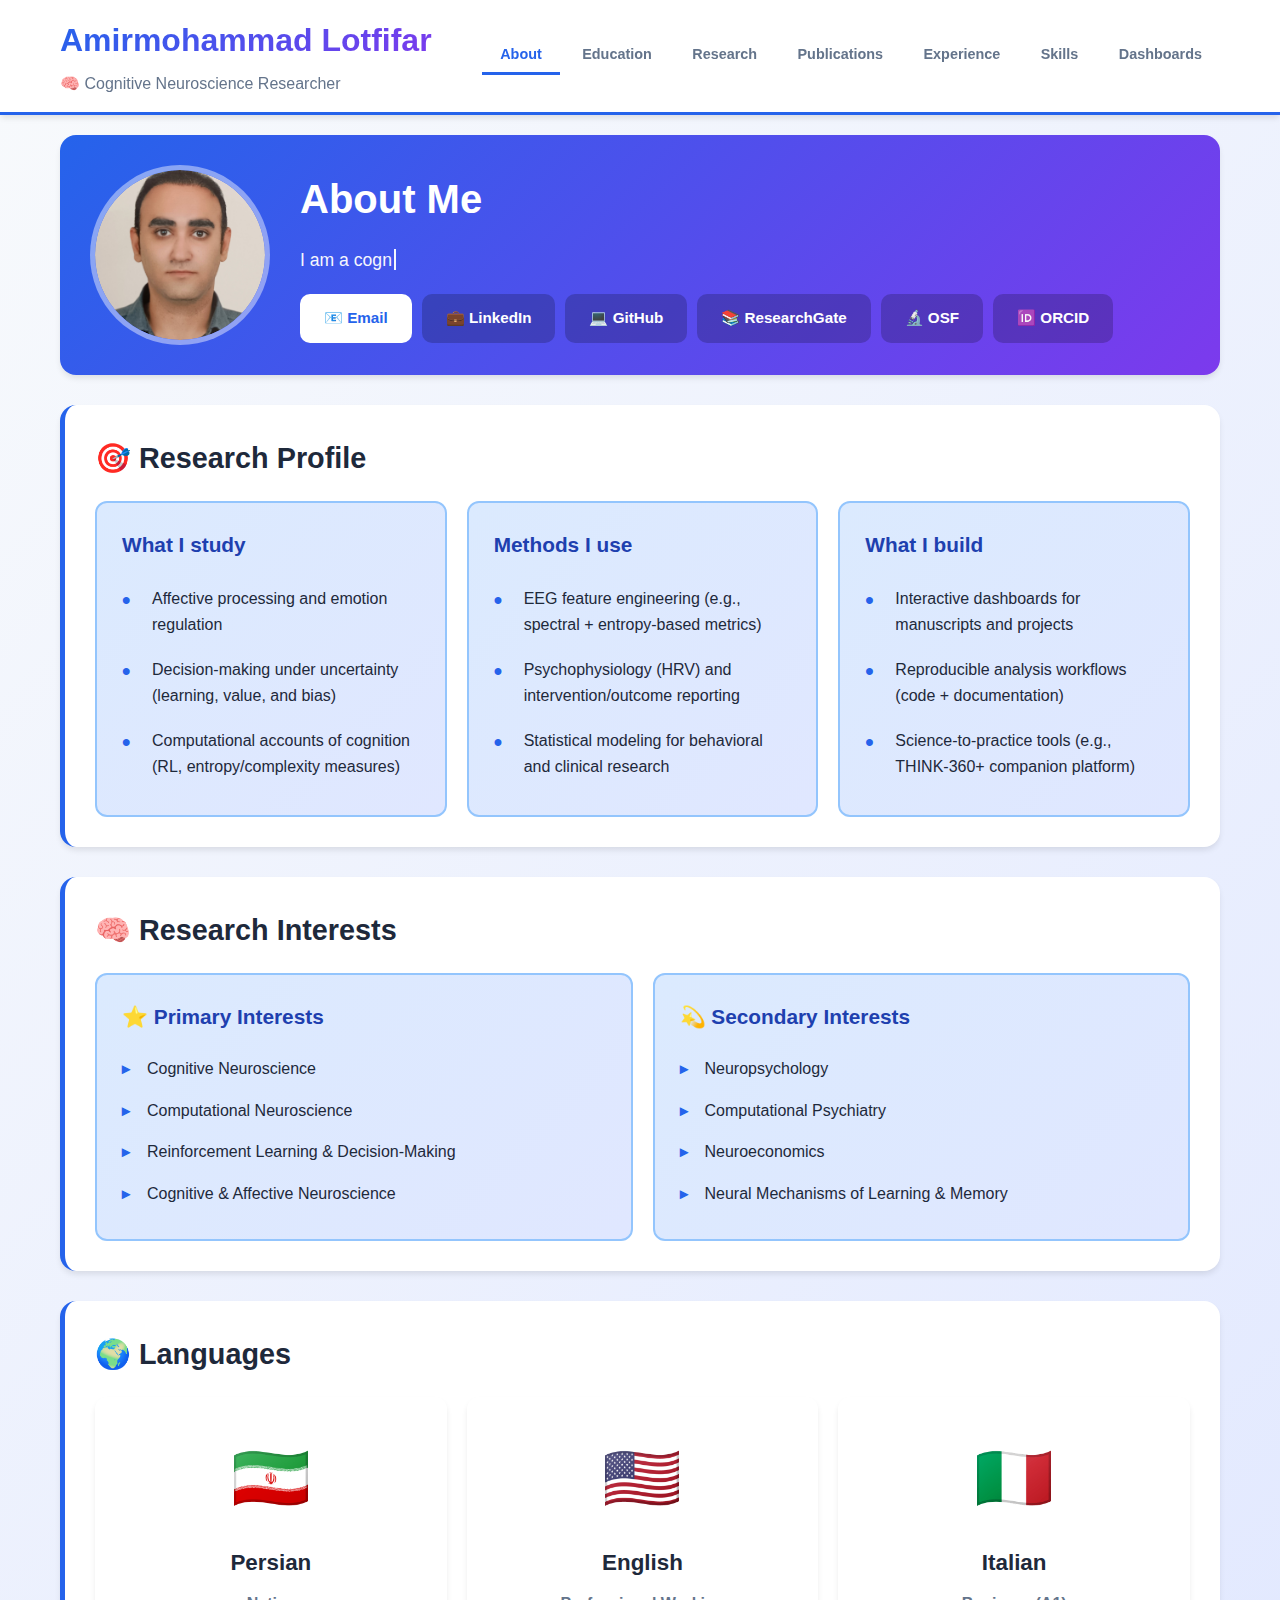
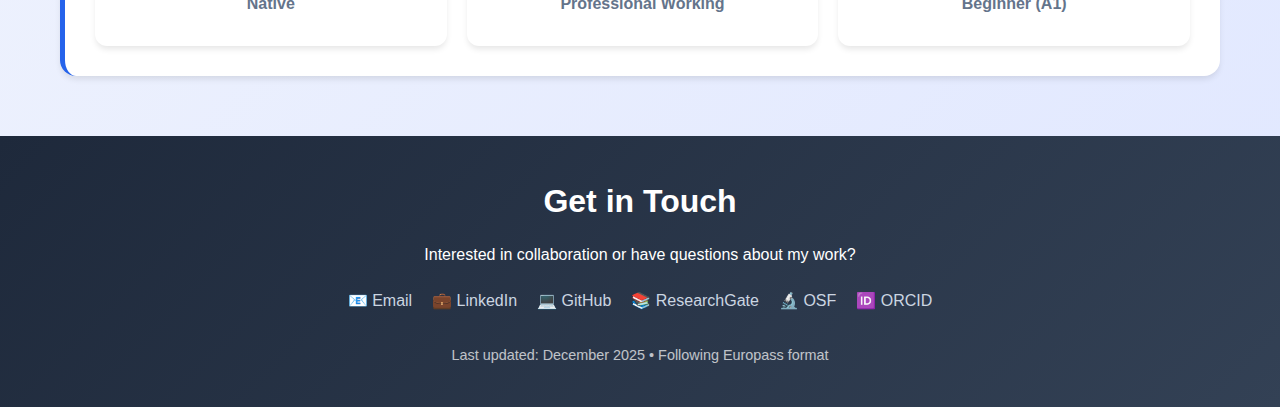
<file: index.html>
<!DOCTYPE html>

<html lang="en">
<head>
<meta charset="utf-8"/>
<meta content="width=device-width, initial-scale=1.0" name="viewport"/>
<title>Amirmohammad Lotfifar - Cognitive Neuroscience Researcher</title>
<!-- SEO Meta Tags -->
<meta content="Amirmohammad Lotfifar - Cognitive Neuroscience Researcher specializing in computational neuroscience, EEG analysis, and decision-making research. View my CV, publications, and research projects." name="description"/>
<meta content="cognitive neuroscience, computational neuroscience, EEG, reinforcement learning, decision making, HRV biofeedback, neuroscience research, psychology" name="keywords"/>
<meta content="Amirmohammad Lotfifar" name="author"/>
<meta content="index, follow" name="robots"/>
<!-- Open Graph / Facebook -->
<meta content="website" property="og:type"/>
<meta content="Amirmohammad Lotfifar - Cognitive Neuroscience Researcher" property="og:title"/>
<meta content="Cognitive Neuroscience Researcher specializing in computational neuroscience, EEG analysis, and decision-making research." property="og:description"/>
<!-- Twitter -->
<meta content="summary_large_image" property="twitter:card"/>
<meta content="Amirmohammad Lotfifar - Cognitive Neuroscience Researcher" property="twitter:title"/>
<meta content="Cognitive Neuroscience Researcher specializing in computational neuroscience, EEG analysis, and decision-making research." property="twitter:description"/>
<!-- Structured Data for SEO -->
<script type="application/ld+json">
    {
      "@context": "https://schema.org/",
      "@type": "Person",
      "name": "Amirmohammad Lotfifar",
      "jobTitle": "Cognitive Neuroscience Researcher",
      "description": "Cognitive neuroscience researcher specializing in computational neuroscience, EEG analysis, and decision-making research",
      "email": "amirlotfifar1994@gmail.com",
      "alumniOf": {
        "@type": "EducationalOrganization",
        "name": "Islamic Azad University, Science and Research Branch"
      },
      "knowsAbout": ["Cognitive Neuroscience", "Computational Neuroscience", "EEG Analysis", "Reinforcement Learning", "Python", "R Programming"],
      "sameAs": [
        "https://github.com/amirlotfifar1994-dot",
        "https://osf.io/cjs86",
        "https://orcid.org/0009-0006-7577-6892"
      ]
    }
    </script>
<style>
        * {
            margin: 0;
            padding: 0;
            box-sizing: border-box;
        }

        :root {
            /* Primary Colors with Fallbacks */
            --primary: #2563eb;
            --primary-dark: #1e40af;
            --secondary: #7c3aed;
            --accent: #f59e0b;
            --success: #10b981;
            
            /* Background Colors */
            --bg-light: #f8fafc;
            --bg-white: #ffffff;
            
            /* Text Colors */
            --text-dark: #1e293b;
            --text-gray: #64748b;
            
                        /* Generic theme tokens (used by dashboards & shared components) */
            --bg: var(--bg-light);
            --card: var(--bg-white);
            --text: var(--text-dark);
            
/* Sizing */
            --profile-size: 180px;
            --profile-text-size: 4rem;
            --card-padding: 30px;
            --border-radius-sm: 8px;
            --border-radius-md: 12px;
            --border-radius-lg: 16px;
            
            /* Transitions */
            --transition-fast: 0.2s;
            --transition-normal: 0.3s;
            --transition-slow: 0.5s;
        }

        body {
            font-family: -apple-system, BlinkMacSystemFont, 'Segoe UI', Roboto, Oxygen, Ubuntu, Cantarell, sans-serif;
            background: #f8fafc; /* Fallback */
            background: linear-gradient(135deg, var(--bg-light) 0%, #e0e7ff 100%);
            color: #1e293b; /* Fallback */
            color: var(--text-dark);
            line-height: 1.6;
            min-height: 100vh;
        }

        .container {
            max-width: 1200px;
            margin: 0 auto;
            padding: 0 20px;
        }

        header {
            background: #ffffff; /* Fallback */
            background: var(--bg-white);
            box-shadow: 0 4px 6px -1px rgba(0,0,0,0.1);
            position: sticky;
            top: 0;
            z-index: 1000;
            border-bottom: 3px solid #2563eb; /* Fallback */
            border-bottom: 3px solid var(--primary);
        }

        .header-content {
            display: flex;
            justify-content: space-between;
            align-items: center;
            padding: 15px 0;
            gap: 15px;
            flex-wrap: wrap;
        }
        
        /* دکمه بک شناور */
        .floating-back-button {
            position: fixed;
            bottom: 30px;
            right: 20px;
            width: 50px;
            height: 50px;
            background: rgba(255, 255, 255, 0.95);
            color: #64748b;
            border: 2px solid #e2e8f0;
            border-radius: 50%;
            display: none;
            align-items: center;
            justify-content: center;
            cursor: pointer;
            box-shadow: 0 4px 12px rgba(0, 0, 0, 0.1);
            z-index: 99999;
            transition: all 0.3s ease;
            backdrop-filter: blur(10px);
        }
        
        .floating-back-button.visible {
            display: flex !important;
        }
        
        .floating-back-button:hover {
            background: #ffffff;
            border-color: #cbd5e1;
            color: #2563eb;
            box-shadow: 0 6px 16px rgba(0, 0, 0, 0.15);
            transform: scale(1.05);
        }
        
        .floating-back-button svg {
            width: 22px;
            height: 22px;
            stroke: currentColor;
        }
        
        .floating-back-button:active {
            transform: scale(0.95);
        }

        .header-info h1 {
            font-size: 2rem;
            background: linear-gradient(135deg, var(--primary), var(--secondary));
            -webkit-background-clip: text;
            -webkit-text-fill-color: transparent;
            background-clip: text;
            margin-bottom: 5px;
        }

        .header-info p {
            color: var(--text-gray);
            font-size: 1rem;
        }

        nav {
            display: flex;
            gap: 8px;
            flex-wrap: wrap;
            align-items: center;
        }

        .nav-btn {
            padding: 10px 18px;
            background: transparent;
            border: none;
            border-bottom: 3px solid transparent;
            border-radius: 0;
            cursor: pointer;
            transition: all 0.2s ease;
            font-weight: 600;
            color: #64748b;
            font-size: 0.9rem;
        }
        
        /* دسکتاپ: نمایش متن کامل */
        .nav-btn::after {
            content: attr(data-full-text);
        }

        .nav-btn:hover {
            color: #2563eb;
            border-bottom-color: #93c5fd;
        }

        .nav-btn--active,
        .nav-btn.active {
            color: #2563eb;
            border-bottom-color: #2563eb;
        }

        main {
            padding: 40px 0;
        }
        
        .section {
            padding-top: 20px;
        }

        .section {
            display: none;
            animation: fadeIn 0.5s ease-in;
        }

        .section.active {
            display: block;
        }

        @keyframes fadeIn {
            from {
                opacity: 0;
                transform: translateY(20px);
            }
            to {
                opacity: 1;
                transform: translateY(0);
            }
        }

        .card {
            background: #ffffff; /* Fallback */
            background: var(--bg-white);
            border-radius: 16px; /* Fallback */
            border-radius: var(--border-radius-lg);
            padding: 30px; /* Fallback */
            padding: var(--card-padding);
            margin-bottom: 30px;
            box-shadow: 0 4px 6px -1px rgba(0,0,0,0.1);
            border-left: 5px solid #2563eb; /* Fallback */
            border-left: 5px solid var(--primary);
            transition: all 0.3s; /* Fallback */
            transition: all var(--transition-normal);
        }

        .card:hover {
            transform: translateY(-5px);
            box-shadow: 0 20px 25px -5px rgba(0,0,0,0.1);
        }

        .clickable-card {
            cursor: pointer;
        }

        .clickable-card:hover {
            border-left-color: var(--secondary);
        }

        .hero-card {
            background: linear-gradient(135deg, var(--primary), var(--secondary));
            color: white;
            border: none;
            border-left: none;
        }

        .profile-section {
            display: flex;
            align-items: center;
            gap: 30px;
            flex-wrap: wrap;
        }

        .profile-circle {
            width: 180px; /* Fallback */
            width: var(--profile-size);
            height: 180px; /* Fallback */
            height: var(--profile-size);
            border-radius: 50%;
            background: rgba(255,255,255,0.2);
            display: flex;
            align-items: center;
            justify-content: center;
            font-size: 4rem; /* Fallback */
            font-size: var(--profile-text-size);
            font-weight: bold;
            border: 5px solid rgba(255,255,255,0.3);
            flex-shrink: 0;
            overflow: hidden;
            position: relative;
        }
        
        .profile-circle img {
            opacity: 0;
            transform: scale(0.8);
            transition: opacity 0.6s ease-out, transform 0.6s ease-out;
        }
        
        .profile-circle img.loaded {
            opacity: 1;
            transform: scale(1);
        }

        .profile-info {
            flex: 1;
            min-width: 300px;
        }

        .profile-info h2 {
            font-size: 2.5rem;
            margin-bottom: 15px;
        }

        .profile-info p {
            font-size: 1.1rem;
            margin-bottom: 20px;
            opacity: 0.95;
        }

        /* Typing Effect Styles */
        .typing-text {
            display: inline;
            opacity: 0;
            transition: opacity 0.3s;
        }

        .typing-text.visible {
            opacity: 1;
        }

        .typing-cursor {
            display: inline-block;
            width: 2px;
            height: 1.2em;
            background-color: currentColor;
            margin-left: 2px;
            animation: blink 1s step-end infinite;
            vertical-align: text-bottom;
        }

        @keyframes blink {
            0%, 50% { opacity: 1; }
            51%, 100% { opacity: 0; }
        }

        .links {
            display: flex;
            gap: 10px;
            flex-wrap: wrap;
        }

        .btn {
            padding: 12px 24px;
            border-radius: 10px;
            text-decoration: none;
            font-weight: 600;
            transition: all 0.3s;
            display: inline-block;
            font-size: 0.95rem;
            border: none;
            cursor: pointer;
        }

        
        .btn-mini {
            padding: 8px 14px;
            border-radius: 9px;
            font-size: 0.85rem;
            line-height: 1.2;
        }

        .card-actions {
            margin-top: 14px;
            display: flex;
            gap: 10px;
            flex-wrap: wrap;
            align-items: center;
        }
.btn-primary {
            background: white;
            color: var(--primary);
        }

        .btn-primary:hover {
            transform: translateY(-2px);
            box-shadow: 0 8px 16px rgba(0,0,0,0.2);
        }

        .btn-secondary {
            background: rgba(0,0,0,0.2);
            color: white;
        }

        .btn-secondary:hover {
            background: rgba(0,0,0,0.3);
        }

        .btn-dark {
            background: #1e293b;
            color: white;
        }

        .btn-dark:hover {
            background: #0f172a;
            transform: translateY(-2px);
        }

        .btn-success {
            background: var(--success);
            color: white;
        }

        .btn-success:hover {
            background: #059669;
            transform: translateY(-2px);
        }

        .btn-back {
            display: none; /* حذف دکمه back قدیمی */
        }

        h3 {
            font-size: 1.8rem;
            margin-bottom: 20px;
            color: var(--text-dark);
            display: flex;
            align-items: center;
            gap: 10px;
        }

        .interests-grid {
            display: grid;
            grid-template-columns: repeat(auto-fit, minmax(300px, 1fr));
            gap: 20px;
            margin-top: 20px;
        }
        
        .education-grid {
            display: grid;
            grid-template-columns: repeat(auto-fit, minmax(400px, 1fr));
            gap: 20px;
            margin-top: 20px;
        }

        .interest-box {
            background: linear-gradient(135deg, #dbeafe 0%, #e0e7ff 100%);
            padding: 25px;
            border-radius: 12px;
            border: 2px solid #93c5fd;
        }

        .interest-box h4 {
            color: var(--primary-dark);
            margin-bottom: 15px;
            font-size: 1.3rem;
        }

        .interest-box ul {
            list-style: none;
        }

        .interest-box li {
            padding: 8px 0;
            padding-left: 25px;
            position: relative;
            color: var(--text-dark);
        }

        .interest-box li::before {
            content: "▸";
            position: absolute;
            left: 0;
            color: var(--primary);
            font-weight: bold;
        }

        .language-grid {
            display: grid;
            grid-template-columns: repeat(auto-fit, minmax(200px, 1fr));
            gap: 20px;
            margin-top: 20px;
        }

        .language-card {
            background: white;
            padding: 30px;
            border-radius: 12px;
            text-align: center;
            box-shadow: 0 4px 6px -1px rgba(0,0,0,0.1);
            transition: all 0.3s;
        }

        .language-card:hover {
            transform: translateY(-5px);
            box-shadow: 0 20px 25px -5px rgba(0,0,0,0.1);
        }

        .language-card .emoji {
            font-size: 4rem;
            margin-bottom: 15px;
        }

        .language-card h4 {
            font-size: 1.4rem;
            margin-bottom: 10px;
        }

        .language-card p {
            color: var(--text-gray);
            font-weight: 600;
        }

        .skills-grid {
            display: grid;
            grid-template-columns: repeat(auto-fit, minmax(280px, 1fr));
            gap: 20px;
            margin-top: 20px;
        }

        .skill-category {
            background: linear-gradient(135deg, #f0f9ff 0%, #e0f2fe 100%);
            padding: 25px;
            border-radius: 12px;
            border-left: 4px solid var(--primary);
        }

        .skill-category h4 {
            color: var(--primary-dark);
            margin-bottom: 15px;
            font-size: 1.2rem;
        }

        .tags {
            display: flex;
            flex-wrap: wrap;
            gap: 8px;
            margin-top: 15px;
        }

        .tag {
            background: white;
            color: var(--primary-dark);
            padding: 8px 16px;
            border-radius: 20px;
            font-size: 0.85rem;
            font-weight: 600;
            box-shadow: 0 2px 4px rgba(0,0,0,0.1);
            transition: all 0.3s;
        }

        .tag:hover {
            transform: translateY(-2px);
            box-shadow: 0 4px 8px rgba(0,0,0,0.15);
        }

        
        /* ==================== Skills (Resume-ready) ==================== */
        .skills-intro{
            color: var(--text-gray);
            margin: -6px 0 20px 0;
            max-width: 900px;
        }
        .skills-pro-grid{
            display: grid;
            grid-template-columns: 1.25fr 0.75fr;
            gap: 20px;
            align-items: start;
        }
        @media (max-width: 900px){
            .skills-pro-grid{ grid-template-columns: 1fr; }
        }
        .skills-card-title{
            font-size: 1.5rem;
            margin-bottom: 16px;
        }
        .skills-pro-list{
            display: flex;
            flex-direction: column;
            gap: 14px;
        }
        .skill-row{
            background: linear-gradient(135deg, #f0f9ff 0%, #e0f2fe 100%);
            border: 1px solid rgba(37,99,235,0.12);
            border-radius: 14px;
            padding: 16px 18px;
        }
        .skill-row-head{
            display: flex;
            align-items: center;
            justify-content: space-between;
            gap: 10px;
            flex-wrap: wrap;
        }
        .skill-row-title{
            font-weight: 800;
            color: var(--text-dark);
            letter-spacing: 0.2px;
        }
        .skill-level{
            font-size: 0.78rem;
            font-weight: 800;
            padding: 6px 10px;
            border-radius: 999px;
            border: 1px solid transparent;
            white-space: nowrap;
        }
        .level-primary{
            background: #dbeafe;
            color: #1e40af;
            border-color: #bfdbfe;
        }
        .level-secondary{
            background: #fef3c7;
            color: #92400e;
            border-color: #fde68a;
        }
        .skill-row-desc{
            margin-top: 8px;
            color: var(--text-gray);
            font-size: 0.95rem;
            line-height: 1.6;
        }
        .skill-row-evidence{
            margin-top: 12px;
            display: flex;
            flex-wrap: wrap;
            gap: 8px;
        }
        .pill-link{
            display: inline-flex;
            align-items: center;
            gap: 6px;
            padding: 8px 12px;
            border-radius: 999px;
            font-size: 0.85rem;
            font-weight: 700;
            text-decoration: none;
            color: var(--primary-dark);
            background: rgba(255,255,255,0.9);
            border: 1px solid rgba(37,99,235,0.18);
            transition: transform 0.2s ease, box-shadow 0.2s ease, border-color 0.2s ease;
        }
        .pill-link:hover{
            transform: translateY(-1px);
            box-shadow: 0 8px 16px rgba(0,0,0,0.10);
            border-color: rgba(37,99,235,0.35);
        }

        .toolbox{
            display: flex;
            flex-direction: column;
            gap: 16px;
        }
        .toolbox-title{
            font-weight: 800;
            color: var(--primary-dark);
            margin-bottom: 10px;
        }
        .toolbox-tags{
            display: flex;
            flex-wrap: wrap;
            gap: 8px;
        }
        .tool-pill{
            background: #ffffff;
            color: var(--text-dark);
            padding: 8px 14px;
            border-radius: 999px;
            font-size: 0.85rem;
            font-weight: 700;
            border: 1px solid rgba(15,23,42,0.10);
            box-shadow: 0 2px 4px rgba(0,0,0,0.06);
        }
        .toolbox-details{
            border-radius: 14px;
            border: 1px dashed rgba(15,23,42,0.20);
            padding: 12px 14px;
            background: rgba(255,255,255,0.65);
        }
        .toolbox-details summary{
            cursor: pointer;
            font-weight: 800;
            color: var(--text-dark);
            list-style: none;
        }
        .toolbox-details summary::-webkit-details-marker{ display: none; }
        .toolbox-details summary:after{
            content: "▾";
            float: right;
            color: var(--text-gray);
        }
        .toolbox-details[open] summary:after{ content: "▴"; }
        .toolbox-details-body{
            margin-top: 12px;
            display: flex;
            flex-wrap: wrap;
            gap: 8px;
        }
.timeline-item {
            position: relative;
            padding-left: 30px;
            border-left: 3px solid #dbeafe;
            padding-bottom: 30px;
        }

        .timeline-item::before {
            content: "";
            position: absolute;
            left: -8px;
            top: 5px;
            width: 15px;
            height: 15px;
            background: var(--primary);
            border-radius: 50%;
        }

        .timeline-item:last-child {
            border-left: none;
            padding-bottom: 0;
        }

        
        /* Course detail pages (Education → B.Sc. course lists) */
        .detail-view[id^="detail-courses-"] .timeline-item{
            padding-bottom: 22px;
        }
        .detail-view[id^="detail-courses-"] .timeline-item h4{
            margin-bottom: 6px;
        }
        .detail-view[id^="detail-courses-"] .timeline-item p{
            margin: 6px 0;
        }
        .detail-view[id^="detail-courses-"] .timeline-item p:first-of-type{
            color: var(--text-gray);
            font-size: 0.88rem;
        }
        .detail-view[id^="detail-courses-"] .timeline-item p:last-of-type{
            color: var(--text-dark);
            line-height: 1.55;
        }
.year-badge {
            display: inline-block;
            background: var(--accent);
            color: white;
            padding: 5px 15px;
            border-radius: 20px;
            font-weight: 700;
            margin-bottom: 10px;
            font-size: 0.9rem;
        }

        .status-badge {
            display: inline-block;
            padding: 8px 16px;
            border-radius: 20px;
            font-weight: 700;
            margin-bottom: 15px;
            font-size: 0.85rem;
        }

        .status-published {
            background: #d1fae5;
            color: #065f46;
        }

        .status-registered {
            background: #dbeafe;
            color: #1e40af;
        }

        .status-preparation {
            background: #fef3c7;
            color: #92400e;
        }
        
        

        .status-open {
            background: #e0f2fe;
            color: #075985;
        }
.footnote {
            margin-top: 15px;
            font-style: italic;
            color: #64748b; /* Fallback */
            color: var(--text-gray);
        }
        
        /* Accordion Styles */
        .accordion-item {
            border: 2px solid #e2e8f0;
            border-radius: 12px;
            margin-bottom: 15px;
            overflow: hidden;
            transition: all 0.3s ease;
        }
        
        .accordion-item:hover {
            border-color: #cbd5e1;
        }
        
        .accordion-header {
            width: 100%;
            padding: 18px 20px;
            background: #f8fafc;
            border: none;
            display: flex;
            justify-content: space-between;
            align-items: center;
            cursor: pointer;
            font-size: 1.1rem;
            font-weight: 600;
            color: var(--text-dark);
            transition: all 0.3s ease;
            text-align: left;
        }
        
        .accordion-header:hover {
            background: #f1f5f9;
        }
        
        .accordion-header[aria-expanded="true"] {
            background: #eff6ff;
            color: var(--primary);
        }
        
        .accordion-icon {
            transition: transform 0.3s ease;
            flex-shrink: 0;
            margin-left: 10px;
        }
        
        .accordion-header[aria-expanded="true"] .accordion-icon {
            transform: rotate(180deg);
        }
        
        .accordion-content {
            max-height: 0;
            overflow: hidden;
            transition: max-height 0.4s ease;
            padding: 0 20px;
        }
        
        .accordion-content.open {
            max-height: 2000px;
            padding: 20px;
        }

        footer {
            background: linear-gradient(135deg, #1e293b 0%, #334155 100%);
            color: white;
            padding: 40px 0;
            margin-top: 60px;
        }

        .footer-content {
            text-align: center;
        }

        .footer-content h3 {
            color: white;
            justify-content: center;
            font-size: 2rem;
            margin-bottom: 10px;
        }

        .footer-links {
            display: flex;
            justify-content: center;
            gap: 20px;
            flex-wrap: wrap;
            margin: 20px 0;
        }

        .footer-links a {
            color: #cbd5e1;
            text-decoration: none;
            transition: color 0.3s;
        }

        .footer-links a:hover {
            color: white;
        }

        .project-card {
            background: linear-gradient(135deg, #eff6ff 0%, #dbeafe 100%);
            padding: 30px;
            border-radius: 12px;
            border: 2px solid #93c5fd;
            margin-bottom: 25px;
            transition: all 0.3s;
            cursor: pointer;
        }

        .project-card:hover {
            transform: translateY(-5px);
            box-shadow: 0 10px 20px rgba(0,0,0,0.1);
            border-color: var(--primary);
        }

        .project-header {
            display: flex;
            gap: 15px;
            align-items: center;
            margin-bottom: 15px;
        }

        .project-emoji {
            font-size: 3rem;
            flex-shrink: 0;
            line-height: 1;
        }

        .project-info h4 {
            font-size: 1.5rem;
            color: var(--text-dark);
            margin-bottom: 5px;
            line-height: 1.3;
        }

        .project-meta {
            color: var(--text-gray);
            font-size: 0.95rem;
            margin-bottom: 0;
        }
        
        .project-description {
            margin-top: 10px;
            color: var(--text-dark);
            line-height: 1.6;
        }

        .highlight-box {
            background: rgba(255,255,255,0.7);
            padding: 20px;
            border-radius: 10px;
            border-left: 4px solid var(--primary);
            margin: 15px 0;
        }

        ul.styled-list {
            list-style: none;
            margin-top: 15px;
        }

        ul.styled-list li {
            padding: 10px 0;
            padding-left: 30px;
            position: relative;
            color: var(--text-dark);
        }

        ul.styled-list li::before {
            content: "•";
            position: absolute;
            left: 0;
            color: var(--primary);
            font-size: 1.5rem;
            top: 5px;
        }

        .detail-view {
            display: none;
        }

        .detail-view.active {
            display: block;
            animation: fadeIn 0.5s ease-in;
        }

        .detail-content {
            background: white;
            border-radius: 16px;
            padding: 40px;
            box-shadow: 0 4px 6px -1px rgba(0,0,0,0.1);
        }

        .detail-header {
            border-bottom: 3px solid var(--primary);
            padding-bottom: 20px;
            margin-bottom: 30px;
        }

        .detail-header h2 {
            font-size: 2.5rem;
            color: var(--text-dark);
            margin-bottom: 10px;
        }

        .detail-section {
            margin-bottom: 30px;
        }

        .detail-section h3 {
            font-size: 1.5rem;
            margin-bottom: 15px;
            color: var(--primary-dark);
        }

        @media (max-width: 768px) {
            /* Header */
            header {
                position: static;
                background: linear-gradient(135deg, #ffffff 0%, #f8fafc 100%);
                box-shadow: 0 2px 8px rgba(0, 0, 0, 0.08);
                border-bottom: 1px solid #e2e8f0;
            }
            
            /* Header with back button */
            .header-content {
                flex-direction: column;
                align-items: stretch;
                padding: 12px 0;
                gap: 12px;
            }
            
            .back-button {
                position: absolute;
                left: 10px;
                bottom: 8px;
                transform: none;
                margin: 0;
                width: 36px;
                height: 36px;
            }
            
            .back-button:hover {
                transform: scale(1.1);
            }
            
            .back-button:active {
                transform: scale(0.95);
            }
            
            .header-content.with-back .header-info {
                margin-left: 0;
            }
            
            .header-content.with-back nav {
                padding-left: 50px;
            }

            .header-info {
                text-align: center;
                padding: 0 10px;
            }

            .header-info h1 {
                font-size: 1.4rem;
                margin-bottom: 0;
                background: linear-gradient(135deg, #2563eb 0%, #7c3aed 100%);
                -webkit-background-clip: text;
                -webkit-text-fill-color: transparent;
                background-clip: text;
                font-weight: 700;
            }
            
            .header-info p {
                display: none;
            }

            nav {
                width: 100%;
                gap: 0;
                overflow-x: auto;
                -webkit-overflow-scrolling: touch;
                scrollbar-width: none;
                padding: 0 10px;
                margin: 0 -10px;
                border-top: 1px solid #f1f5f9;
                padding-top: 8px;
                justify-content: center;
            }
            
            nav::-webkit-scrollbar {
                display: none;
            }

            .nav-btn {
                text-align: center;
                font-size: 0.8rem;
                padding: 8px 16px;
                flex-shrink: 0;
                white-space: nowrap;
                font-weight: 600;
            }
            
            .nav-btn:first-child {
                margin-left: 0;
            }
            
            .nav-btn:last-child {
                margin-right: 0;
            }
            
            .nav-btn.active {
                color: #2563eb;
                border-bottom-color: #2563eb;
                border-bottom-width: 2px;
            }

            /* Main Content */
            main {
                padding: 20px 0;
            }
            
            .section {
                padding-top: 15px;
            }
            
            .container {
                padding: 0 15px;
            }
            
            /* Cards */
            .card {
                padding: 20px;
                margin-bottom: 20px;
                border-radius: 12px;
            }
            
            .hero-card {
                padding: 25px 20px;
            }

            /* Profile Section */
            .profile-section {
                flex-direction: column;
                text-align: center;
                gap: 20px;
            }

            .profile-circle {
                width: 120px;
                height: 120px;
                font-size: 2.5rem;
                margin: 0 auto;
            }

            .profile-info {
                min-width: auto;
            }

            .profile-info h2 {
                font-size: 1.75rem;
                margin-bottom: 12px;
            }
            
            .profile-info p {
                font-size: 1rem;
                margin-bottom: 15px;
            }

            .links {
                justify-content: center;
                gap: 8px;
            }
            
            .btn {
                padding: 10px 18px;
                font-size: 0.85rem;
            }

            /* Grids - تبدیل به تک ستونی */
            .interests-grid,
            .language-grid,
            .skills-grid,
            .education-grid {
                grid-template-columns: 1fr;
                gap: 15px;
            }

            /* Typography */
            h3 {
                font-size: 1.4rem;
                margin-bottom: 15px;
            }
            
            h4 {
                font-size: 1.15rem;
            }

            /* Detail Views */
            .detail-content {
                padding: 15px;
                border-radius: 12px;
            }

            .detail-header {
                padding-bottom: 15px;
                margin-bottom: 20px;
            }

            .detail-header h2 {
                font-size: 1.5rem;
                line-height: 1.3;
            }
            
            .detail-section {
                margin-bottom: 25px;
            }
            
            .detail-section h3 {
                font-size: 1.25rem;
                margin-bottom: 12px;
            }

            /* Project Cards */
            .project-card {
                padding: 20px;
                margin-bottom: 20px;
            }
            
            .project-header {
                flex-direction: row;
                gap: 12px;
                align-items: center;
                margin-bottom: 12px;
            }
            
            .project-emoji {
                font-size: 2.5rem;
            }
            
            .project-info {
                flex: 1;
            }
            
            .project-info h4 {
                font-size: 1.15rem;
                margin-bottom: 3px;
            }
            
            .project-meta {
                font-size: 0.85rem;
            }
            
            .project-description {
                margin-top: 8px;
                font-size: 0.9rem;
            }

            /* Timeline */
            .timeline-item {
                padding-left: 20px;
                padding-bottom: 20px;
            }
            
            .timeline-item::before {
                left: -6px;
                width: 12px;
                height: 12px;
            }

            /* Tags */
            .tags {
                gap: 6px;
            }
            
            .tag {
                padding: 6px 12px;
                font-size: 0.8rem;
            }

            /* Highlight Boxes */
            .highlight-box {
                padding: 15px;
                margin: 12px 0;
            }
            
            .interest-box {
                padding: 18px;
            }

            /* Lists */
            ul.styled-list li {
                padding: 8px 0;
                padding-left: 25px;
                font-size: 0.95rem;
            }

            /* Accordion */
            .accordion-header {
                padding: 15px;
                font-size: 1rem;
            }
            
            .accordion-content.open {
                padding: 15px;
            }

            /* Footer */
            footer {
                padding: 30px 0;
                margin-top: 40px;
            }
            
            .footer-content h3 {
                font-size: 1.5rem;
            }
            
            .footer-links {
                gap: 15px;
                font-size: 0.9rem;
            }
        }
        
        /* ==================== Print Styles ==================== */
        @media print {
            /* مخفی کردن المنت‌های غیرضروری */
            header nav,
            .btn,
            footer,
            .detail-view .btn-back {
                display: none !important;
            }
            
            /* نمایش همه sections (بدون باز کردن همه detail ها) */
            .section {
                display: block !important;
                page-break-inside: avoid;
            }
            /* جلوگیری از چاپ ۳۰ تا detail view پشت سر هم */
            .detail-view {
                display: none !important;
            }
            /* اگر کاربر detail باز کرده باشد، همان یکی چاپ شود */
            .detail-view.active {
                display: block !important;
                page-break-inside: avoid;
            }
            
            /* بهینه‌سازی برای چاپ */
            body {
                background: white;
                color: black;
                font-size: 12pt;
                line-height: 1.5;
            }
            
            .card {
                border: 1px solid #ccc;
                box-shadow: none;
                page-break-inside: avoid;
                margin-bottom: 10pt;
            }
            
            h1 {
                font-size: 20pt;
            }
            
            h2 {
                font-size: 16pt;
            }
            
            h3 {
                font-size: 14pt;
            }
            
            a {
                color: black;
                text-decoration: underline;
            }
            
            a[href]:after {
                content: " (" attr(href) ")";
                font-size: 10pt;
                color: #666;
            }
            
            /* جلوگیری از شکستن صفحه در وسط المنت‌ها */
            .timeline-item,
            .project-card,
            .interest-box {
                page-break-inside: avoid;
            }
            
            /* هدر در هر صفحه */
            .header-info {
                position: fixed;
                top: 0;
                left: 0;
                right: 0;
                background: white;
                border-bottom: 2px solid black;
                padding: 10pt;
            }
            
            main {
                margin-top: 80pt;
            }
        }
    
        /* ==================== Dashboards Hub (Cards + Pricing) ==================== */
        .dashboard-hub{
            display: grid;
            grid-template-columns: 1.2fr 0.8fr;
            gap: 16px;
            margin-top: 14px;
        }
        .dashboard-hub-col{
            padding: 16px;
            border-radius: 18px;
            background: color-mix(in srgb, var(--card) 92%, transparent);
            border: 1px solid color-mix(in srgb, var(--text) 10%, transparent);
        }
        .dashboard-hub-title{
            margin: 0 0 10px 0;
            font-size: 1.05rem;
            letter-spacing: 0.2px;
        }
        .dashboard-hub-note{
            margin: 0 0 12px 0;
            color: color-mix(in srgb, var(--text) 72%, transparent);
            line-height: 1.6;
            font-size: 0.95rem;
        }

        .dashboard-bullets{
            margin: 0;
            padding-left: 18px;
            line-height: 1.7;
            color: color-mix(in srgb, var(--text) 84%, transparent);
        }
        .dashboard-bullets li{ margin: 6px 0; }

        .dashboard-card-grid{
            display: grid;
            grid-template-columns: repeat(auto-fit, minmax(240px, 1fr));
            gap: 12px;
            align-items: stretch;
        }
        .dash-card{
            text-align: left;
            display: flex;
            flex-direction: column;
            min-height: 190px;
            border: 1px solid color-mix(in srgb, var(--text) 12%, transparent);
            background: color-mix(in srgb, var(--bg) 92%, transparent);
            border-radius: 18px;
            padding: 14px;
            cursor: pointer;
            transition: transform 160ms ease, box-shadow 160ms ease, border-color 160ms ease;
            box-shadow: 0 10px 24px rgba(0,0,0,0.06);
        }
        .dash-card:hover{
            transform: translateY(-2px);
            border-color: color-mix(in srgb, var(--accent) 35%, var(--text) 10%);
            box-shadow: 0 14px 30px rgba(0,0,0,0.10);
        }
        .dash-card:focus{
            outline: 3px solid color-mix(in srgb, var(--accent) 55%, transparent);
            outline-offset: 2px;
        }

        .dash-card-link{
            display: block;
            position: relative;
        text-decoration: none;
            color: inherit;
        }
        /* Make the entire card reliably tappable on mobile (children won't steal the tap) */
        .dash-card-link > *{
            pointer-events: none;
        }

        /* Dashboards: card -> expandable detail pattern */
        .dash-details{
            border-radius: 18px;
            overflow: hidden;
        }
        .dash-details > summary{
            list-style: none;
        }
        .dash-details > summary::-webkit-details-marker{
            display: none;
        }
        .dash-details[open] > summary{
            border-bottom-left-radius: 0;
            border-bottom-right-radius: 0;
        }
        .dash-detail{
            border: 1px solid color-mix(in srgb, var(--text) 12%, transparent);
            border-top: none;
            background: color-mix(in srgb, var(--bg) 92%, transparent);
            border-radius: 0 0 18px 18px;
            padding: 14px;
            box-shadow: 0 14px 30px rgba(0,0,0,0.10);
        }
        .dash-detail-host{
            min-height: 420px;
        }
        .dashboard-workspace{
            width: 100%;
        }
        .dashboard-workspace[hidden]{
            display: none !important;
        }
        .dash-card-top{
            display: flex;
            gap: 10px;
            align-items: center;
            margin-bottom: 10px;
        }
        .dash-card-icon{
            width: 42px;
            height: 42px;
            border-radius: 14px;
            display: grid;
            place-items: center;
            background: color-mix(in srgb, var(--accent) 14%, transparent);
            border: 1px solid color-mix(in srgb, var(--accent) 28%, transparent);
            font-size: 20px;
        }
        .dash-card-title{
            font-weight: 800;
            letter-spacing: 0.2px;
        }
        .dash-card-subtitle{
            color: color-mix(in srgb, var(--text) 70%, transparent);
            font-size: 0.92rem;
            margin-top: 2px;
            line-height: 1.35;
        }
        .dash-card-meta{
            display: flex;
            flex-wrap: wrap;
            gap: 8px;
            margin: 8px 0 10px 0;
        }
        .pill{
            display: inline-flex;
            align-items: center;
            padding: 6px 10px;
            border-radius: 999px;
            font-size: 0.8rem;
            border: 1px solid color-mix(in srgb, var(--text) 12%, transparent);
            background: color-mix(in srgb, var(--card) 86%, transparent);
        }
        .dash-card-action{
            margin-top: auto;
            font-weight: 800;
            letter-spacing: 0.2px;
            color: var(--accent);
            display: inline-flex;
            align-items: center;
            gap: 6px;
        }
        .dash-card-action::after{
            content: "↗";
            font-size: 0.95em;
            opacity: 0.9;
        }

                @media (max-width: 980px){
            .dashboard-hub{ grid-template-columns: 1fr; }
            .dashboard-card-grid{ grid-template-columns: repeat(auto-fit, minmax(220px, 1fr)); }
        }
        @media (max-width: 520px){
            .dashboard-card-grid{ grid-template-columns: 1fr; }
        }
</style>
</head>
<body>
<header role="banner">
<div class="container">
<div class="header-content">
<div class="header-info">
<h1>Amirmohammad Lotfifar</h1>
<p>🧠 Cognitive Neuroscience Researcher</p>
</div>
<nav aria-label="Main navigation" role="navigation">
<div aria-label="CV sections" role="tablist">
<button aria-controls="about" aria-selected="true" class="nav-btn active" data-full-text="About" data-section="about" id="tab-about" role="tab" aria-label="About"></button>
<button aria-controls="education" aria-selected="false" class="nav-btn" data-full-text="Education" data-section="education" id="tab-education" role="tab" aria-label="Education"></button>
<button aria-controls="research" aria-selected="false" class="nav-btn" data-full-text="Research" data-section="research" id="tab-research" role="tab" aria-label="Research"></button>
<button aria-controls="publications" aria-selected="false" class="nav-btn" data-full-text="Publications" data-section="publications" id="tab-publications" role="tab" aria-label="Publications"></button>
<button aria-controls="experience" aria-selected="false" class="nav-btn" data-full-text="Experience" data-section="experience" id="tab-experience" role="tab" aria-label="Experience"></button>
<button aria-controls="skills" aria-selected="false" class="nav-btn" data-full-text="Skills" data-section="skills" id="tab-skills" role="tab" aria-label="Skills"></button>
<button aria-controls="dashboards" aria-selected="false" class="nav-btn" data-full-text="Dashboards" data-section="dashboards" id="tab-dashboards" role="tab" aria-label="Dashboards"></button>
</div>
</nav>
</div>
</div>
</header>
<!-- دکمه بک شناور -->
<button aria-label="Back to previous page" class="floating-back-button" onclick="handleBackButton()">
<svg fill="none" stroke="currentColor" stroke-linecap="round" stroke-linejoin="round" stroke-width="2.5" viewbox="0 0 24 24">
<path d="M19 12H5M12 19l-7-7 7-7"></path>
</svg>
</button>
<main class="container" id="main-content" role="main">
<!-- About Section -->
<section aria-labelledby="tab-about" class="section active" id="about" role="tabpanel" tabindex="0">
<div class="card hero-card">
<div class="profile-section">
<div class="profile-circle">
<img alt="Profile photo of Amirmohammad Lotfifar, Cognitive Neuroscience Researcher" id="profileImage" onerror="this.style.display='none'; this.parentElement.innerHTML='AL'" src="profile.jpg" style="width: 100%; height: 100%; border-radius: 50%; object-fit: cover;"/>
</div>
<div class="profile-info">
<h2>About Me</h2>
<p id="about-text">
<span class="typing-text">I am a cognitive neuroscience researcher with a background in psychology, statistics, and computational modeling. My work focuses on emotion, decision-making, and adaptive behavior, combining experimental design with EEG/psychophysiology pipelines and transparent, reproducible analysis. I also build interactive dashboards and research tools that make methods, assumptions, and results easy to inspect.</span><span class="typing-cursor" style="display: none;"></span>
</p>
<div class="links">
<a aria-label="Send email to Amirmohammad Lotfifar" class="btn btn-primary" href="mailto:a.lotfifar@iau.ir" onclick="event.stopPropagation();">📧 Email</a>
<a aria-label="Visit LinkedIn profile (opens in new tab)" class="btn btn-secondary" href="https://www.linkedin.com/in/amir-lotfifar-5402583a2" onclick="event.stopPropagation();" rel="noopener noreferrer" target="_blank">💼 LinkedIn</a>
<a aria-label="Visit GitHub profile (opens in new tab)" class="btn btn-secondary" href="https://github.com/amirlotfifar1994-dot" onclick="event.stopPropagation();" rel="noopener noreferrer" target="_blank">💻 GitHub</a>
<a aria-label="Visit ResearchGate profile (opens in new tab)" class="btn btn-secondary" href="https://www.researchgate.net/profile/Amirmohammad-Lotfifar" onclick="event.stopPropagation();" rel="noopener noreferrer" target="_blank">📚 ResearchGate</a>
<a aria-label="Visit OSF profile (opens in new tab)" class="btn btn-secondary" href="https://osf.io/cjs86" onclick="event.stopPropagation();" rel="noopener noreferrer" target="_blank">🔬 OSF</a>
<a aria-label="Visit ORCID profile (opens in new tab)" class="btn btn-secondary" href="https://orcid.org/0009-0006-7577-6892" onclick="event.stopPropagation();" rel="noopener noreferrer" target="_blank">🆔 ORCID</a>
</div>
</div>
</div>
</div>

<div class="card">
  <h3>🎯 Research Profile</h3>
  <div class="interests-grid">
    <div class="interest-box">
      <h4>What I study</h4>
      <ul class="styled-list" style="margin-top: 10px;"><li>Affective processing and emotion regulation</li>
        <li>Decision-making under uncertainty (learning, value, and bias)</li>
        <li>Computational accounts of cognition (RL, entropy/complexity measures)</li>
      </ul>
    </div>
    <div class="interest-box">
      <h4>Methods I use</h4>
      <ul class="styled-list" style="margin-top: 10px;"><li>EEG feature engineering (e.g., spectral + entropy-based metrics)</li>
        <li>Psychophysiology (HRV) and intervention/outcome reporting</li>
        <li>Statistical modeling for behavioral and clinical research</li>
      </ul>
    </div>
    <div class="interest-box">
      <h4>What I build</h4>
      <ul class="styled-list" style="margin-top: 10px;"><li>Interactive dashboards for manuscripts and projects</li>
        <li>Reproducible analysis workflows (code + documentation)</li>
        <li>Science-to-practice tools (e.g., THINK-360+ companion platform)</li>
      </ul>
    </div>
  </div>
</div>

<div class="card">
<h3>🧠 Research Interests</h3>
<div class="interests-grid">
<div class="interest-box">
<h4>⭐ Primary Interests</h4>
<ul>
<li>Cognitive Neuroscience</li>
<li>Computational Neuroscience</li>
<li>Reinforcement Learning &amp; Decision-Making</li>
<li>Cognitive &amp; Affective Neuroscience</li>
</ul>
</div>
<div class="interest-box">
<h4>💫 Secondary Interests</h4>
<ul>
<li>Neuropsychology</li>
<li>Computational Psychiatry</li>
<li>Neuroeconomics</li>
<li>Neural Mechanisms of Learning &amp; Memory</li>
</ul>
</div>
</div>
</div>
<div class="card">
<h3>🌍 Languages</h3>
<div class="language-grid">
<div class="language-card">
<div class="emoji">🇮🇷</div>
<h4>Persian</h4>
<p>Native</p>
</div>
<div class="language-card">
<div class="emoji">🇺🇸</div>
<h4>English</h4>
<p>Professional Working</p>
</div>
<div class="language-card">
<div class="emoji">🇮🇹</div>
<h4>Italian</h4>
<p>Beginner (A1)</p>
</div>
</div>
</div>
</section>
<!-- Education Section -->
<section aria-hidden="true" aria-labelledby="tab-education" class="section" id="education" role="tabpanel" tabindex="0">
<h3>🎓 Education</h3>
<div class="education-grid">
<div aria-label="View Bachelor's degree details" class="card clickable-card" data-detail="edu-bsc" role="button" tabindex="0">
<div class="project-header">
<div class="project-emoji">🎓</div>
<div class="project-info">
<h4>B.Sc. in Psychology</h4>
<p class="project-meta">Islamic Azad University, Science and Research Branch • Tehran, Iran • Sep 2020 - Jun 2024</p>
</div>
</div>
<div class="highlight-box">
<p style="font-weight: 700; font-size: 1rem; margin-bottom: 8px;">🏆 GPA: 18.23/20 (≈ 3.65/4.0)</p>
<p style="font-size: 0.8rem;"><strong>Click to view full details...</strong></p>
</div>
</div>
<div aria-label="View Statistics coursework details" class="card clickable-card" data-detail="edu-stats" role="button" tabindex="0">
<div class="project-header">
<div class="project-emoji">📊</div>
<div class="project-info">
<h4>Quantitative Foundations</h4>
<p class="project-meta">University of Tehran • B.Sc. coursework in Statistics • 2016 - 2019</p>
</div>
</div>
<p style="color: var(--text-gray); font-size: 0.85rem;">Strong mathematical foundation: Calculus, probability theory, statistical inference, and programming (C++, R)</p>
<p style="margin-top: 10px; font-size: 0.8rem;"><strong>Click to view coursework details...</strong></p>
</div>
<div aria-label="View professional development details" class="card clickable-card" data-detail="edu-professional" role="button" tabindex="0">
<div class="project-header">
<div class="project-emoji">🎯</div>
<div class="project-info">
<h4>Professional Development &amp; Certifications</h4>
<p class="project-meta">2023 - 2024 • Neuroscience &amp; Data Science Programs</p>
</div>
</div>
<p style="color: var(--text-gray); font-size: 0.85rem;">Comprehensive Neuroscience Diploma (Duke Curriculum), Data Analysis with Python (A+/92%), NBML Summer School</p>
<p style="margin-top: 10px; font-size: 0.8rem;"><strong>Click to view full details...</strong></p>
</div>
<div aria-label="View laboratory training details" class="card clickable-card" data-detail="edu-lab" role="button" tabindex="0">
<div class="project-header">
<div class="project-emoji">🔬</div>
<div class="project-info">
<h4>Laboratory Training &amp; Research Experience</h4>
<p class="project-meta">2023 - 2024 • Hands-on Technical Training</p>
</div>
</div>
<p style="color: var(--text-gray); font-size: 0.85rem;">Molecular techniques (DNA extraction, RT-PCR, qPCR), Psychometric assessment (WAIS-IV, WISC-IV, NEO-PI-R)</p>
<p style="margin-top: 10px; font-size: 0.8rem;"><strong>Click to view full details...</strong></p>
</div>
</div>
</section>
<!-- Research Section -->
<section aria-hidden="true" aria-labelledby="tab-research" class="section" id="research" role="tabpanel" tabindex="0">
<h3>🔬 Research Projects</h3>
<div aria-label="View DEAP EEG Analysis project details" class="project-card" data-detail="research-deap" role="button" tabindex="0">
<div class="project-header">
<div class="project-emoji">🧠</div>
<div class="project-info">
<h4>DEAP EEG Analysis Project</h4>
<p>Click to view detailed methodology and findings...</p>
</div>
</div>
<div class="tags">
<span class="tag">EEG</span>
<span class="tag">Python</span>
<span class="tag">MNE-Python</span>
<span class="tag">Affective Neuroscience</span>
</div>
</div>
<div aria-label="View HRV Biofeedback RCT project details" class="project-card" data-detail="research-hrv" role="button" tabindex="0">
<div class="project-header">
<div class="project-emoji">❤️</div>
<div class="project-info">
<h4>HRV Biofeedback RCT Protocol</h4>
<p style="margin-top: 5px; color: var(--text-gray);"><strong>Status:</strong> Pre-registered protocol (November 2025) • <strong>Timeline:</strong> Data collection planned 2026-2027</p>
<p style="margin-top: 8px;">Click to view comprehensive protocol, methodological innovations, and computational modeling framework...</p>
</div>
</div>
<div class="tags">
<span class="tag">RCT Design</span>
<span class="tag">Bayesian Modeling</span>
<span class="tag">RL Computational Models</span>
<span class="tag">Psychophysiology</span>
<span class="tag">Pre-Registered</span>
</div>
</div>
<div aria-label="View THINK-360+ platform details" class="project-card" data-detail="research-pwa" role="button" tabindex="0">
<div class="project-header">
<div class="project-emoji">💻</div>
<div class="project-info">
<h4>THINK-360+ Interactive Platform</h4>
<p>Click to view technical details and features...</p>
</div>
</div>
<div class="tags">
<span class="tag">PWA</span>
<span class="tag">JavaScript</span>
<span class="tag">Service Workers</span>
</div>
</div>
</section>
<!-- Publications Section -->
<section aria-hidden="true" aria-labelledby="tab-publications" class="section" id="publications" role="tabpanel" tabindex="0">
<h3>📚 Publications &amp; Research Outputs</h3>
<div aria-label="View DEAP publication details" class="card clickable-card" data-detail="pub-deap" role="button" tabindex="0">
<span class="status-badge status-published">✓ PUBLISHED PREPRINT</span>
<h4 style="font-size: 1.5rem; margin-bottom: 10px;">Frontal EEG Differential Entropy and Subjective Valence</h4>
<p style="color: var(--text-gray);">Click to view abstract and links...</p>
</div>
<div aria-label="View HRV Biofeedback protocol details" class="card clickable-card" data-detail="pub-hrv" role="button" tabindex="0">
<span class="status-badge status-registered">📋 PRE-REGISTERED RCT PROTOCOL</span>
<h4 style="font-size: 1.5rem; margin-bottom: 10px;">Causal Effect of HRV Biofeedback on Adaptive Decision-Making</h4>
<p style="color: var(--text-gray); margin-top: 10px;"><strong>Protocol Version 1.0 • November 29, 2025</strong></p>
<p style="color: var(--text-gray); margin-top: 5px;">Randomized controlled trial with hierarchical Bayesian modeling and computational psychiatry approach</p>
<p style="color: var(--text-gray); margin-top: 10px;">Click to view comprehensive protocol details...</p>
</div>

<div aria-label="View PFC–Limbic Flexibility framework details" class="card clickable-card" data-detail="pub-pfc" role="button" tabindex="0">
<span class="status-badge status-open">🔬 OSF / PROJECT PAGE</span>
<h4 style="font-size: 1.5rem; margin-bottom: 10px;">Neural Mechanisms of Cognitive–Emotional Integration</h4>
<p style="color: var(--text-gray); margin-top: 8px;"><strong>Subtitle:</strong> PFC–Limbic Flexibility &amp; Hybrid EEG–fMRI Research (Conceptual Framework)</p>
<p style="color: var(--text-gray); margin-top: 10px;">Conceptual framework defining PFC–limbic flexibility and proposing a staged EEG → fMRI → EEG–fMRI research program for persuasion/resistance, with reproducibility safeguards and dual‑use ethics governance.</p>
</div>

<div aria-label="View E.M.E.R.G.E+ framework details" class="card clickable-card" data-detail="pub-emerge" role="button" tabindex="0">
<span class="status-badge status-open">🔬 OSF / PROJECT PAGE</span>
<h4 style="font-size: 1.5rem; margin-bottom: 10px;">The E.M.E.R.G.E+ Framework</h4>
<p style="color: var(--text-gray); margin-top: 8px;"><strong>Subtitle:</strong> Meaning Emergence Through Dual Entropy Dynamics (Theoretical Model)</p>
<p style="color: var(--text-gray); margin-top: 10px;">Mathematically specified model (Dec 2025) reconciling the psychedelic “entropy paradox” via dual meaning pathways: routine entropy reduction and transformative biphasic dynamics, with simulations and falsifiable predictions (n=0).</p>
</div>

<div aria-label="View Digital Mirror Exposure Paradox framework details" class="card clickable-card" data-detail="pub-theori" role="button" tabindex="0">
<span class="status-badge status-open">🔬 OSF / PROJECT PAGE</span>
<h4 style="font-size: 1.5rem; margin-bottom: 10px;">The Digital Mirror Exposure Paradox</h4>
<p style="color: var(--text-gray); margin-top: 8px;"><strong>Subtitle:</strong> Beauty Filters &amp; Adolescent Self-Perception (Neurocognitive Framework)</p>
<p style="color: var(--text-gray); margin-top: 10px;">Six‑component neurocognitive model of beauty filters in adolescence, formalized computationally and translated into 17 testable hypotheses across behavioral outcomes, EEG (LPP/FAA), and fMRI self/reward circuitry.</p>
</div>
<div aria-label="View book publication details" class="card clickable-card" data-detail="pub-book" role="button" tabindex="0">
<span class="status-badge status-published">📖 READY FOR PRINT</span>
<h4 style="font-size: 1.5rem; margin-bottom: 10px;">Islands of Your Mind (Book)</h4>
<p style="color: var(--text-gray); margin-top: 10px;"><strong>Status:</strong> Manuscript completed and submitted for publication</p>
<p style="color: var(--text-gray); margin-top: 5px;">Co-authored book on cognitive psychology and thinking styles for general audiences (Persian language)</p>
<p style="color: var(--text-gray);">Click to view book details...</p>
</div>
</section>
<!-- Experience Section -->
<section aria-hidden="true" aria-labelledby="tab-experience" class="section" id="experience" role="tabpanel" tabindex="0">
<h3>💼 Professional Experience</h3>
<div aria-label="View educational support experience details" class="card clickable-card" data-detail="exp-educational" role="button" tabindex="0">
<div class="project-header">
<div class="project-emoji">🏫</div>
<div class="project-info">
<h4>Educational Support &amp; Psychological Services</h4>
<p class="project-meta">School Consulting (2025-Present) &amp; Private Tutoring (2016-Present) • Tehran</p>
</div>
</div>
<p style="color: var(--text-gray);">Click to view details...</p>
</div>
<div aria-label="View statistical consultant experience details" class="card clickable-card" data-detail="exp-consultant" role="button" tabindex="0">
<div class="project-header">
<div class="project-emoji">📊</div>
<div class="project-info">
<h4>Statistical Consultant &amp; Data Analyst</h4>
<p class="project-meta">PVD Kavian Co. • Tehran, Iran • 2019 - Present (Part-time)</p>
</div>
</div>
<p style="color: var(--text-gray);">Click to view responsibilities...</p>
</div>
<div aria-label="View studio design experience details" class="card clickable-card" data-detail="exp-studio" role="button" tabindex="0">
  <div class="project-header">
    <div class="project-emoji">🎨</div>
    <div class="project-info">
      <h4>Studio Design: Web, Graphic &amp; SEO</h4>
      <p class="project-meta">Freelance / Part-time (secondary role) • 2020 - Present (Project-based) • Tehran / Remote</p>
    </div>
  </div>
  <p style="color: var(--text-gray);">Click to view details...</p>
</div>
</section>
<!-- Skills Section -->
<section aria-hidden="true" aria-labelledby="tab-skills" class="section" id="skills" role="tabpanel" tabindex="0">
  <h3>🧰 Skills</h3>
  <p class="skills-intro">
    Selected skills applied across my EEG/HRV research, computational modeling work, and research-to-web communication (dashboards / interactive platform).
  </p>

  <div class="skills-pro-grid">
    <div class="card">
      <h4 class="skills-card-title">Core research competencies</h4>

      <div class="skills-pro-list">
        <div class="skill-row">
          <div class="skill-row-head">
            <div class="skill-row-title">EEG analysis &amp; feature engineering</div>
            <span class="skill-level level-primary">Applied</span>
          </div>
          <p class="skill-row-desc">
            Preprocessing (filtering, artifact handling), ERP / LPP and frontal asymmetry, time‑frequency, entropy features (differential entropy).
          </p>
          <div class="skill-row-evidence">
            <a class="pill-link" href="./deap/index.html" aria-label="Open DEAP EEG dashboard">Dashboard: DEAP</a>
            <a class="pill-link" href="./pfc/index.html" aria-label="Open PFC–Limbic dashboard">Dashboard: PFC–Limbic</a>
          </div>
        </div>

        <div class="skill-row">
          <div class="skill-row-head">
            <div class="skill-row-title">Psychophysiology &amp; biofeedback</div>
            <span class="skill-level level-primary">Applied</span>
          </div>
          <p class="skill-row-desc">
            HRV analysis (RMSSD / logRMSSD), protocol design for biofeedback interventions, outcome tracking and reporting.
          </p>
          <div class="skill-row-evidence">
            <a class="pill-link" href="./hrv/index.html" aria-label="Open HRV biofeedback dashboard">Dashboard: HRV</a>
          </div>
        </div>

        <div class="skill-row">
          <div class="skill-row-head">
            <div class="skill-row-title">Computational modeling &amp; decision‑making</div>
            <span class="skill-level level-primary">Applied</span>
          </div>
          <p class="skill-row-desc">
            Reinforcement learning concepts for adaptive behavior, simulation-first theorizing, and translating hypotheses into measurable variables.
          </p>
          <div class="skill-row-evidence">
            <a class="pill-link" href="./hrv/index.html" aria-label="Open HRV dashboard (RL task)">Dashboard: RL + HRV</a>
            <a class="pill-link" href="./emerge/index.html" aria-label="Open E.M.E.R.G.E+ simulator dashboard">Dashboard: E.M.E.R.G.E+</a>
            <a class="pill-link" href="./theori/index.html" aria-label="Open Theori dashboard">Dashboard: Theori</a>
          </div>
        </div>

        <div class="skill-row">
          <div class="skill-row-head">
            <div class="skill-row-title">Statistical inference &amp; reliability</div>
            <span class="skill-level level-secondary">Frequent use</span>
          </div>
          <p class="skill-row-desc">
            GLM/GLMM, mixed‑effects modeling, Bayesian workflows (MCMC), within–between decomposition, and reliability metrics (ICC).
          </p>
          <div class="skill-row-evidence">
            <a class="pill-link" href="./deap/index.html" aria-label="Open DEAP dashboard (models + ICC)">Dashboard: DEAP</a>
            <a class="pill-link" href="./hrv/index.html" aria-label="Open HRV dashboard (RCT analysis)">Dashboard: HRV</a>
          </div>
        </div>

        <div class="skill-row">
          <div class="skill-row-head">
            <div class="skill-row-title">Research engineering &amp; interactive reporting</div>
            <span class="skill-level level-secondary">Frequent use</span>
          </div>
          <p class="skill-row-desc">
            Building shareable dashboards and project pages (React/TypeScript + visualization), plus a PWA-style cognitive platform.
          </p>
          <div class="skill-row-evidence">
            <a class="pill-link" href="./think360/index.html" aria-label="Open THINK-360+ dashboard">Dashboard: THINK‑360+</a>
            <a class="pill-link" href="#dashboards" onclick="event.preventDefault(); document.getElementById('tab-dashboards')?.click();" aria-label="Jump to Dashboards tab">View all dashboards</a>
          </div>
        
        <div class="skill-row">
          <div class="skill-row-head">
            <div class="skill-row-title">Web design, WordPress &amp; SEO (secondary)</div>
            <span class="skill-level level-secondary">Secondary role</span>
          </div>
          <p class="skill-row-desc">
            Responsive web layouts, WordPress delivery, visual assets, and SEO‑ready content structure. Applies user‑centered information design principles also used in my research dashboards and interactive platform work.
          </p>
          <div class="skill-row-evidence">
            <a class="pill-link" href="./think360/index.html" aria-label="Open THINK-360+ dashboard">Portfolio: THINK‑360+</a>
            <a class="pill-link" href="#" onclick="event.preventDefault(); showDetailView('exp-studio');" aria-label="Open Studio Design experience detail">Experience: Studio Design</a>
          </div>
        </div>
</div>
      </div>
    </div>

    <div class="card">
      <h4 class="skills-card-title">Technical toolkit</h4>

      <div class="toolbox">
        <div class="toolbox-group">
          <div class="toolbox-title">Python</div>
          <div class="toolbox-tags">
            <span class="tool-pill">NumPy</span><span class="tool-pill">pandas</span><span class="tool-pill">SciPy</span>
            <span class="tool-pill">scikit‑learn</span><span class="tool-pill">MNE‑Python</span><span class="tool-pill">matplotlib</span>
          </div>
        </div>

        <div class="toolbox-group">
          <div class="toolbox-title">R</div>
          <div class="toolbox-tags">
            <span class="tool-pill">tidyverse</span><span class="tool-pill">lme4</span><span class="tool-pill">ggplot2</span>
            <span class="tool-pill">brms</span><span class="tool-pill">rstan</span>
          </div>
        </div>

        <div class="toolbox-group">
          <div class="toolbox-title">Web &amp; dashboards</div>
          <div class="toolbox-tags">
            <span class="tool-pill">React</span><span class="tool-pill">TypeScript</span><span class="tool-pill">Recharts</span>
            <span class="tool-pill">HTML5</span><span class="tool-pill">CSS3</span><span class="tool-pill">JavaScript (ES6+)</span><span class="tool-pill">PWA</span><span class="tool-pill">WordPress</span><span class="tool-pill">On-page SEO</span>
          </div>
        </div>

        <div class="toolbox-group">
          <div class="toolbox-title">BI</div>
          <div class="toolbox-tags">
            <span class="tool-pill">Power BI</span><span class="tool-pill">Tableau</span><span class="tool-pill">DAX</span>
          </div>
        </div>

        <div class="toolbox-group">
          <div class="toolbox-title">Open science &amp; workflow</div>
          <div class="toolbox-tags">
            <span class="tool-pill">OSF (preprints / registrations)</span><span class="tool-pill">GitHub</span><span class="tool-pill">Reproducible reporting</span>
          </div>
        </div>

        <details class="toolbox-details">
          <summary>Additional lab methods</summary>
          <div class="toolbox-details-body">
            <span class="tool-pill">DNA extraction</span><span class="tool-pill">RT‑PCR</span><span class="tool-pill">Real‑time PCR</span><span class="tool-pill">Gene expression</span>
          </div>
        </details>
      </div>
    </div>
  </div>
</section>
<!-- Dashboards -->
<section aria-hidden="true" aria-labelledby="tab-dashboards" class="section" id="dashboards" role="tabpanel" tabindex="0">
<h2 class="section-title">Dashboards</h2>
<p class="section-subtitle">
                Interactive, project-specific dashboards that showcase analysis pipelines, visualization, and reproducible reporting.
                Demo views use synthetic data for illustration; the same structure is designed to plug into real EEG/HRV/behavioral datasets.
            </p>
<div aria-label="Dashboard hub" class="dashboard-hub">
<div class="dashboard-hub-col">
<h3 class="dashboard-hub-title">Project dashboards</h3>
<div class="dashboard-card-grid">
<a aria-label="Open DEAP dashboard page" class="dash-card dash-card-link" href="./deap/index.html">
<div class="dash-card-top">
<div class="dash-card-icon">🧠</div>
<div class="dash-card-titlewrap">
<div class="dash-card-title">DEAP EEG Analysis</div>
<div class="dash-card-subtitle">EEG feature extraction + affect labels (DEAP)</div>
</div>
</div>
<div class="dash-card-meta">
<span class="pill">EEG</span>
<span class="pill">Entropy</span>
<span class="pill">Valence/Arousal</span>
</div>
<div class="dash-card-action">Open page</div>
</a>

<a aria-label="Open HRV dashboard page" class="dash-card dash-card-link" href="./hrv/index.html">
<div class="dash-card-top">
<div class="dash-card-icon">❤️</div>
<div class="dash-card-titlewrap">
<div class="dash-card-title">HRV Biofeedback</div>
<div class="dash-card-subtitle">Biofeedback RCT dashboard: protocol + outcomes</div>
</div>
</div>
<div class="dash-card-meta">
<span class="pill">HRV</span>
<span class="pill">RCT</span>
<span class="pill">Outcomes</span>
</div>
<div class="dash-card-action">Open page</div>
</a>

<a aria-label="Open PFC dashboard page" class="dash-card dash-card-link" href="./pfc/index.html">
<div class="dash-card-top">
<div class="dash-card-icon">🧠</div>
<div class="dash-card-titlewrap">
<div class="dash-card-title">PFC–Limbic Flexibility</div>
<div class="dash-card-subtitle">Framework + measurement roadmap</div>
</div>
</div>
<div class="dash-card-meta">
<span class="pill">PFC</span>
<span class="pill">Limbic</span>
<span class="pill">Framework</span>
</div>
<div class="dash-card-action">Open page</div>
</a>

<a aria-label="Open E.M.E.R.G.E+ dashboard page" class="dash-card dash-card-link" href="./emerge/index.html">
<div class="dash-card-top">
<div class="dash-card-icon">E+</div>
<div class="dash-card-titlewrap">
<div class="dash-card-title">E.M.E.R.G.E+</div>
<div class="dash-card-subtitle">Entropy–Meaning dynamics simulator</div>
</div>
</div>
<div class="dash-card-meta">
<span class="pill">Entropy</span>
<span class="pill">Meaning</span>
<span class="pill">Interactive</span>
</div>
<div class="dash-card-action">Open page</div>
</a>

<a aria-label="Open Theori dashboard page" class="dash-card dash-card-link" href="./theori/index.html">
<div class="dash-card-top">
<div class="dash-card-icon">🪞</div>
<div class="dash-card-titlewrap">
<div class="dash-card-title">Theori: Digital Mirror Exposure</div>
<div class="dash-card-subtitle">Theory dashboard + manuscript</div>
</div>
</div>
<div class="dash-card-meta">
<span class="pill">Theory</span>
<span class="pill">Framework</span>
<span class="pill">Paper</span>
</div>
<div class="dash-card-action">Open page</div>
</a>

<a aria-label="Open THINK-360+ dashboard page" class="dash-card dash-card-link" href="./think360/index.html">
<div class="dash-card-top">
<div class="dash-card-icon">🧭</div>
<div class="dash-card-titlewrap">
<div class="dash-card-title">THINK-360+</div>
<div class="dash-card-subtitle">Interactive cognitive platform hub</div>
</div>
</div>
<div class="dash-card-meta">
<span class="pill">Platform</span>
<span class="pill">Cognitive</span>
<span class="pill">PWA</span>
</div>
<div class="dash-card-action">Open page</div>
</a>
</div>
</div>

<div class="dashboard-hub-col">
<h3 class="dashboard-hub-title">Implementation highlights</h3>
<p class="dashboard-hub-note">A compact portfolio view of how I package methods into clear, shareable dashboards.</p>
<ul class="dashboard-bullets">
<li>Self-contained pages that run locally in the browser (no account, no tracking).</li>
<li>Clear metric naming and figure captions to support reproducibility.</li>
<li>Direct links to manuscripts and OSF project pages where available.</li>
<li>Designed to swap synthetic demo data for real study datasets without changing the UI.</li>
</ul>
</div>
</div>
</section>
<!-- Detail Views -->
<div id="detail-views">
<!-- Education Details -->
<div class="detail-view" id="detail-edu-bsc">
<button class="btn btn-back" onclick="closeDetail()">← Back</button>
<div class="detail-content">
<div class="detail-header">
<h2>🎓 B.Sc. in Psychology</h2>
<p class="project-meta">Islamic Azad University, Science and Research Branch • Sep 2020 - Jun 2024</p>
<span class="status-badge status-published">GPA: 18.23/20 (≈ 3.65/4.0)</span>
</div>
<div class="detail-section">
<div class="accordion-item">
<button aria-expanded="false" class="accordion-header" onclick="toggleAccordion(this)">
<span>About Science &amp; Research Branch</span>
<svg class="accordion-icon" fill="none" height="20" viewbox="0 0 20 20" width="20">
<path d="M5 7.5L10 12.5L15 7.5" stroke="currentColor" stroke-linecap="round" stroke-linejoin="round" stroke-width="2"></path>
</svg>
</button>
<div class="accordion-content">
<div class="highlight-box"><p><strong>Islamic Azad University – Science &amp; Research Branch (Tehran)</strong> is a research-intensive campus within the Islamic Azad University system.</p>
<ul class="styled-list" style="margin-top: 15px;">
<li><strong>Academic focus:</strong> Research-oriented training with emphasis on scientific writing, methodology, and applied projects.</li>
<li><strong>Learning environment:</strong> Interdisciplinary coursework, faculty-led seminars, and access to research centers and laboratories.</li>
<li><strong>Outcome:</strong> Strong grounding in psychological theory, assessment, and research practice that supported subsequent EEG/psychophysiology work.</li>
</ul>
<p style="margin-top: 15px; font-style: italic; color: var(--text-gray);">
This summary is intentionally concise for a CV; institutional statistics and rankings are omitted to avoid unverifiable claims.
</p></div>
</div>
</div>
</div>
<div class="detail-section">
<h3>Academic Performance Summary</h3>
<div class="interests-grid">
<div class="interest-box">
<h4>Overall Achievement</h4>
<ul>
<li><strong>Final GPA:</strong> 18.23/20 (≈ 3.65/4.0)</li>
<li><strong>Total Credits:</strong> 142 units</li>
<li><strong>Study Period:</strong> 2019-2024</li>
<li><strong>Graduation:</strong> August 17, 2024</li>
</ul>
</div>
<div class="interest-box">
<h4>Course Breakdown</h4>
<ul>
<li><strong>Total Courses:</strong> 67 completed</li>
<li><strong>Theoretical:</strong> ~2,100 hours</li>
<li><strong>Practical:</strong> ~640 hours</li>
<li><strong>Total:</strong> ~2,740 contact hours</li>
</ul>
</div>
</div>
</div>
<div class="detail-section">
<h3>📚 Course Categories</h3>
<p style="margin-bottom: 20px;">Click on each category to view detailed course information:</p>
<div aria-label="View cognitive and neuroscience courses" class="project-card" data-detail="courses-cognitive" role="button" tabindex="0">
<div class="project-header">
<div class="project-emoji">🧠</div>
<div class="project-info">
<h4>Cognitive &amp; Neuroscience Courses</h4>
<p>Core courses in cognitive psychology, neuropsychology, and neuroscience foundations</p>
</div>
</div>
<div class="tags">
<span class="tag">11 Courses</span>
<span class="tag">22 Credits</span>
<span class="tag">~368 Hours</span>
</div>
</div>
<div aria-label="View research methods and statistics courses" class="project-card" data-detail="courses-research" role="button" tabindex="0">
<div class="project-header">
<div class="project-emoji">📊</div>
<div class="project-info">
<h4>Research Methods &amp; Statistics</h4>
<p>Comprehensive training in research design, statistical analysis, and psychometrics</p>
</div>
</div>
<div class="tags">
<span class="tag">8 Courses</span>
<span class="tag">19 Credits</span>
<span class="tag">~352 Hours</span>
</div>
</div>
<div aria-label="View clinical and applied psychology courses" class="project-card" data-detail="courses-clinical" role="button" tabindex="0">
<div class="project-header">
<div class="project-emoji">👨‍⚕️</div>
<div class="project-info">
<h4>Clinical &amp; Applied Psychology</h4>
<p>Clinical psychology, psychopathology, counseling, and therapeutic interventions</p>
</div>
</div>
<div class="tags">
<span class="tag">20 Courses</span>
<span class="tag">40 Credits</span>
<span class="tag">~736 Hours</span>
</div>
</div>
<div aria-label="View developmental and social psychology courses" class="project-card clickable-card" data-detail="courses-developmental" role="button" tabindex="0">
<div class="project-header">
<div class="project-emoji">👶</div>
<div class="project-info">
<h4>Developmental &amp; Social Psychology</h4>
<p>Human development across lifespan, social psychology, and personality theories</p>
</div>
</div>
<div class="tags">
<span class="tag">10 Courses</span>
<span class="tag">20 Credits</span>
<span class="tag">~320 Hours</span>
</div>
</div>
<div aria-label="View specialized topics courses" class="project-card clickable-card" data-detail="courses-specialized" role="button" tabindex="0">
<div class="project-header">
<div class="project-emoji">🎯</div>
<div class="project-info">
<h4>Specialized Topics</h4>
<p>Special needs psychology, sports psychology, addiction, and rehabilitation</p>
</div>
</div>
<div class="tags">
<span class="tag">8 Courses</span>
<span class="tag">13 Credits</span>
<span class="tag">~240 Hours</span>
</div>
</div>
<div aria-label="View general education and Islamic studies courses" class="project-card clickable-card" data-detail="courses-general" role="button" tabindex="0">
<div class="project-header">
<div class="project-emoji">📖</div>
<div class="project-info">
<h4>General Education &amp; Islamic Studies</h4>
<p>Language, philosophy, Islamic studies, and general education requirements</p>
</div>
</div>
<div class="tags">
<span class="tag">14 Courses</span>
<span class="tag">28 Credits</span>
<span class="tag">~464 Hours</span>
</div>
</div>
</div>
<div class="detail-section">
<h3>Undergraduate Thesis</h3>
<div class="highlight-box">
<h4 style="margin-bottom: 10px;">Virtual Relationships and Adolescent Mental Health</h4>
<p><strong>Grade:</strong> 19/20 (Excellent)</p>
<p style="margin-top: 10px;"><strong>Type:</strong> Comprehensive literature review</p>
<p style="margin-top: 10px;"><strong>Focus:</strong> Examined the psychological impacts of online social interactions on adolescent development, mental health outcomes, and identity formation in the digital age.</p>
</div>
</div>
</div>
</div>
<div class="detail-view" id="detail-edu-stats">
<button class="btn btn-back" onclick="closeDetail()">← Back</button>
<div class="detail-content">
<div class="detail-header">
<h2>📊 Quantitative Foundations</h2>
<p class="project-meta">University of Tehran • B.Sc. in Statistics • 2016 - 2019</p>
</div>
<div class="detail-section">
<h3>Program Overview</h3>
<p><strong>Major:</strong> Statistics and Applications (Amar va Karbordha)</p>
<p><strong>Credits Completed:</strong> ~70 units over 3 years</p>
<p><strong>Status:</strong> Withdrew to pursue Psychology with intent to integrate quantitative methods with behavioral science</p>
</div>
<div class="detail-section">
<h3>Core Mathematical &amp; Statistical Coursework</h3>
<ul class="styled-list">
<li><strong>Calculus I</strong> - Limits, derivatives, integrals, sequences and series</li>
<li><strong>Calculus II</strong> - Multivariable calculus, partial derivatives, multiple integrals</li>
<li><strong>Mathematical Foundations</strong> - Logic, set theory, proof techniques</li>
<li><strong>Probability &amp; Statistics I</strong> - Probability theory, distributions, random variables</li>
<li><strong>Probability &amp; Statistics II</strong> - Multivariate distributions, sampling theory, limit theorems</li>
<li><strong>Descriptive Statistics</strong> - Data summarization, visualization, exploratory analysis</li>
<li><strong>Inferential Statistics</strong> - Hypothesis testing, confidence intervals, estimation theory</li>
<li><strong>Computer Science Fundamentals</strong> - Algorithms, data structures, computational thinking</li>
<li><strong>Statistical Methods</strong> - Regression, ANOVA, experimental design</li>
</ul>
</div>
<div class="detail-section">
<h3>Additional Coursework: Korean Language</h3>
<p>During my time at University of Tehran, I developed a strong interest in languages and completed 12 credits (3 courses) in Korean language at the Faculty of World Studies:</p>
<ul class="styled-list">
<li><strong>Korean Language I</strong> - Grade: 20/20</li>
<li><strong>Korean Language II</strong> - Grade: 20/20</li>
<li><strong>Korean Language III</strong> - Grade: 19.5/20</li>
</ul>
<p style="margin-top: 10px; font-style: italic; color: var(--text-gray);">This demonstrates my strong aptitude for language acquisition and cross-cultural engagement.</p>
</div>
<div class="detail-section">
<h3>Technical Skills Acquired</h3>
<div class="tags">
<span class="tag">C++ Programming</span>
<span class="tag">R (Statistical Computing)</span>
<span class="tag">SPSS</span>
<span class="tag">Mathematical Modeling</span>
<span class="tag">Probability Theory</span>
<span class="tag">Statistical Inference</span>
<span class="tag">Data Analysis</span>
</div>
</div>
<div class="detail-section">
<h3>Career Transition &amp; Academic Redirection</h3>
<div class="highlight-box">
<h4 style="margin-bottom: 10px;">Strategic Decision to Pursue Psychology</h4>
<p>While completing coursework in Statistics at University of Tehran, I underwent a period of intensive self-reflection and personal development. During this time, I engaged in therapeutic work that revealed a profound interest in the mechanisms of human cognition, emotion, and behavior—interests that extended well beyond applied statistics.</p>
<p style="margin-top: 15px;">This introspective process clarified that my true intellectual passion lay at the intersection of quantitative methods and psychological science. Rather than continuing in pure statistics, I recognized an opportunity to integrate my mathematical training with the study of mind and brain—a combination that would uniquely position me for computational and cognitive neuroscience research.</p>
<p style="margin-top: 15px;"><strong>The Strategic Transition:</strong> Given Iran's educational and military service regulations, I made the deliberate decision to withdraw and pursue a B.Sc. in Psychology. This path allowed me to:</p>
<ul class="styled-list" style="margin-top: 10px;">
<li><strong>Align my education with my research interests</strong> in cognitive neuroscience and computational approaches to understanding behavior</li>
<li><strong>Leverage my quantitative foundation</strong> as a distinctive advantage in psychological research, where strong mathematical skills are increasingly valued</li>
<li><strong>Maintain uninterrupted academic progression</strong> toward graduate studies in cognitive neuroscience</li>
<li><strong>Build a unique interdisciplinary profile</strong> combining formal training in both mathematical sciences and psychology</li>
</ul>
<p style="margin-top: 15px; font-style: italic; color: var(--text-gray);">This transition reflects a thoughtful career decision informed by genuine intellectual passion and strategic planning, rather than a change of direction due to academic difficulty. My strong performance in Psychology (GPA 18.23/20) and successful completion of demanding quantitative coursework demonstrate consistent academic capability across both disciplines.</p>
</div>
</div>
<div class="detail-section">
<h3>Value to Cognitive Neuroscience Research</h3>
<p>This quantitative foundation provides me with a unique advantage in computational neuroscience and cognitive science research:</p>
<ul class="styled-list">
<li><strong>Strong mathematical background</strong> for understanding neural models and statistical frameworks</li>
<li><strong>Programming proficiency</strong> enabling implementation of computational models and data analysis pipelines</li>
<li><strong>Statistical rigor</strong> for designing and analyzing complex behavioral and neural experiments</li>
<li><strong>Bridge between disciplines</strong> - rare combination of formal statistical training and psychological science</li>
</ul>
</div>
</div>
</div>
<!-- Research Details -->
<div class="detail-view" id="detail-research-deap">
<button class="btn btn-back" onclick="closeDetail()">← Back</button>
<div class="detail-content">
<div class="detail-header">
<h2>🧠 DEAP EEG Analysis Project</h2>
<span class="status-badge status-published">✓ PUBLISHED PREPRINT</span>
</div>
<div class="detail-section">
<h3>Project Overview</h3>
<p>Reanalyzed frontal EEG asymmetry in the publicly available DEAP dataset examining the relationship between neural activity and emotional valence during music video viewing.</p>
</div>
<div class="detail-section">
<h3>Methodology</h3>
<ul class="styled-list">
<li><strong>Dataset:</strong> DEAP dataset with 32 participants, 40 music video trials per participant</li>
<li><strong>Analysis:</strong> Frontal alpha asymmetry using differential entropy</li>
<li><strong>Statistical Approach:</strong> Within-between variance decomposition to account for individual differences</li>
<li><strong>Innovation:</strong> Implemented artifact detection calibration for improved signal quality</li>
</ul>
</div>
<div class="detail-section">
<h3>Key Findings</h3>
<p>Novel insights into the relationship between frontal EEG asymmetry and subjective emotional valence, with improved methodological controls for artifact contamination.</p>
</div>
<div class="detail-section">
<h3>Tools &amp; Technologies</h3>
<div class="tags">
<span class="tag">Python</span>
<span class="tag">MNE-Python</span>
<span class="tag">NumPy</span>
<span class="tag">pandas</span>
<span class="tag">matplotlib</span>
<span class="tag">SciPy</span>
</div>
</div>
<div class="detail-section">
<h3>Open Science</h3>
<div class="links">
<a class="btn btn-dark" href="deap/" onclick="event.stopPropagation();" aria-label="Open DEAP dashboard">📊 Dashboard</a>
<a class="btn btn-dark" href="https://github.com/amirlotfifar1994-dot/DEAP-entropy-valence-analysis" target="_blank">💻 GitHub Repository</a>
<a class="btn btn-success" href="https://osf.io/cjs86/" target="_blank">📄 Preprint on OSF</a>
</div>
</div>
</div>
</div>
<div class="detail-view" id="detail-research-hrv">
<button class="btn btn-back" onclick="closeDetail()">← Back</button>
<div class="detail-content">
<div class="detail-header">
<h2>❤️ HRV Biofeedback RCT</h2>
<span class="status-badge status-registered">📋 PRE-REGISTERED</span>
</div>
<div class="detail-section">
<h3>Study Design</h3>
<p>Pre-registered randomized controlled trial examining the effects of heart rate variability (HRV) biofeedback training on adaptive decision-making under uncertainty.</p>
</div>
<div class="detail-section">
<h3>Key Features &amp; Instrumentation</h3>
<div class="project-card">
<h4 style="color: var(--primary-dark); margin-bottom: 15px;">Physiological Recording</h4>
<ul class="styled-list">
<li><strong>ECG:</strong> Polar H10 (1000 Hz, ICC &gt; 0.99 vs. clinical Holter)</li>
<li><strong>Respiration:</strong> Vernier Go Direct Belt (50 Hz piezoelectric)</li>
<li><strong>Synchronization:</strong> Lab Streaming Layer (LSL) for trial-level integration</li>
</ul>
</div>
<div class="project-card">
<h4 style="color: var(--primary-dark); margin-bottom: 15px;">Behavioral Task</h4>
<p><strong>Probabilistic Reversal Learning:</strong> 360 trials, 6 blocks (3 stable + 3 reversal)</p>
<p style="margin-top: 10px;">Participants learn which stimulus yields more rewards (80/20 or 65/35), then adapt when contingencies unexpectedly reverse</p>
</div>
</div>
<div class="detail-section">
<h3>Statistical &amp; Computational Framework</h3>
<div class="highlight-box">
<p><strong>Software:</strong> R 4.3.1 (lme4, brms, Stan, mediation, BayesFactor, ggplot2)</p>
<p style="margin-top: 10px;"><strong>Power:</strong> 0.80 for d=0.50 at α=0.05 → N=128 required (160 enrolled for 20% attrition)</p>
<p style="margin-top: 10px;"><strong>Primary Model:</strong> Hierarchical Bayesian dual-alpha Q-learning with perseveration</p>
<ul class="styled-list" style="margin-top: 10px;">
<li>Separate learning rates for wins (α⁺) vs. losses (α⁻)</li>
<li>Inverse temperature (β) for exploitation/exploration</li>
<li>Perseveration parameter (κ) for habitual repetition</li>
<li>Group-specific hyperparameters estimated via Stan MCMC</li>
</ul>
</div>
</div>
<div class="detail-section">
<h3>Quality Control &amp; Open Science</h3>
<div class="interests-grid">
<div class="interest-box">
<h4>📊 Data Quality</h4>
<p>Real-time monitoring, &lt;5% artifact threshold, weekly PI audits</p>
</div>
<div class="interest-box">
<h4>⚕️ Safety</h4>
<p>Standardized AE logging, stopping rules, interim review at N=40</p>
</div>
<div class="interest-box">
<h4>🔓 Transparency</h4>
<p>OSF pre-registration, de-identified data/code sharing, clinical trial registry</p>
</div>
</div>
</div>
<div class="detail-section">
<h3>Timeline &amp; Current Status</h3>
<div class="timeline-item">
<span class="year-badge">Nov 2025</span>
<h4>Protocol Finalized &amp; Pre-Registered</h4>
<p>Complete protocol (67 pages) uploaded to OSF with time-stamped lock</p>
</div>
<div class="timeline-item">
<h4>2026: Laboratory Setup</h4>
<p>Finalize location upon MSc/PhD acceptance in Italy • Ethics Committee approval</p>
</div>
<div class="timeline-item" style="border-left: none; padding-bottom: 0;">
<h4>2026-2027: Data Collection &amp; Analysis</h4>
<p>Recruit and test N=160 participants • Hierarchical Bayesian modeling • Manuscript preparation</p>
</div>
</div>
<ul class="styled-list">
<li><strong>Pre-registration:</strong> Analysis plan registered before data collection</li>
<li><strong>Analyst-blinded design:</strong> Data analyst remains blind to group allocation</li>
<li><strong>Bayesian hierarchical modeling:</strong> Accounts for individual differences and uncertainty</li>
<li><strong>Computational modeling:</strong> Reinforcement learning models to understand decision processes</li>
<li><strong>Open data &amp; code:</strong> All materials will be publicly available</li>
</ul>
</div>
<div class="detail-section">
<h3>Analysis Plan</h3>
<p>Bayesian hierarchical models using Stan/brms with model comparison via LOO-CV. Computational RL models (Q-learning, actor-critic) fit to behavioral data.</p>
</div>
<div class="detail-section">
<h3>Resources</h3>
<div class="links">
<a class="btn btn-dark" href="hrv/" onclick="event.stopPropagation();" aria-label="Open HRV dashboard">📊 Dashboard</a>
<a class="btn btn-primary" href="https://osf.io/bkcr8" target="_blank">📋 OSF Registration</a>
<a class="btn btn-dark" href="https://github.com/amirlotfifar1994-dot/HRV-Biofeedback-Decision-Making-RCT/" target="_blank">💻 GitHub Repository</a>
</div>
</div>
</div>
</div>
<div class="detail-view" id="detail-research-pwa">
<button class="btn btn-back" onclick="closeDetail()">← Back</button>
<div class="detail-content">
<div class="detail-header">
<h2>💻 THINK-360+ Interactive Platform</h2>
<p class="project-meta">Progressive Web Application • 2024-2025</p>
</div>
<div class="detail-section">
<h3>Project Overview</h3>
<div class="highlight-box">
<p>THINK-360+ is a comprehensive Progressive Web Application (PWA) developed as an interactive companion tool for the book <strong>"Islands of Your Mind: 9 Thinking Styles for Everyday Life"</strong>. This platform transforms theoretical cognitive science concepts from the book into practical, interactive exercises that readers can use to develop and practice different thinking styles in their daily lives.</p>
<p style="margin-top: 15px;"><strong>Mission:</strong> Bridge the gap between cognitive psychology theory and practical application by providing an engaging, accessible digital tool that helps users understand and apply nine distinct thinking styles.</p>
</div>
</div>
<div class="detail-section">
<h3>The Nine Thinking Styles</h3>
<p style="margin-bottom: 15px;">The platform is built around nine evidence-based thinking styles, each representing a different cognitive approach to problem-solving and decision-making:</p>
<div class="interests-grid">
<div class="interest-box">
<h4>🎯 1. Analytical Thinking</h4>
<p>Systematic breakdown of complex problems into manageable components, logical reasoning, and data-driven decision making.</p>
</div>
<div class="interest-box">
<h4>🌊 2. Holistic Thinking</h4>
<p>Seeing the bigger picture, understanding interconnections, and considering systems as integrated wholes rather than isolated parts.</p>
</div>
<div class="interest-box">
<h4>💡 3. Creative Thinking</h4>
<p>Generating novel ideas, thinking outside conventional boundaries, and making unexpected connections between concepts.</p>
</div>
<div class="interest-box">
<h4>🔄 4. Flexible Thinking</h4>
<p>Adapting to changing circumstances, considering multiple perspectives, and switching between different approaches when needed.</p>
</div>
<div class="interest-box">
<h4>⚖️ 5. Critical Thinking</h4>
<p>Evaluating information objectively, questioning assumptions, identifying biases, and making reasoned judgments.</p>
</div>
<div class="interest-box">
<h4>🎨 6. Divergent Thinking</h4>
<p>Exploring multiple possible solutions, brainstorming diverse ideas, and embracing variety in thought processes.</p>
</div>
<div class="interest-box">
<h4>🎯 7. Convergent Thinking</h4>
<p>Narrowing down options to find the single best solution, focusing on efficiency and optimization.</p>
</div>
<div class="interest-box">
<h4>🔮 8. Strategic Thinking</h4>
<p>Long-term planning, anticipating future scenarios, and aligning actions with overarching goals.</p>
</div>
<div class="interest-box">
<h4>❤️ 9. Empathetic Thinking</h4>
<p>Understanding others' perspectives, emotional intelligence, and considering human factors in decision-making.</p>
</div>
</div>
</div>
<div class="detail-section">
<h3>Core Features &amp; Functionality</h3>
<div class="project-card">
<div class="project-header">
<div class="project-emoji">🎮</div>
<div class="project-info">
<h4>Interactive Exercises &amp; Activities</h4>
</div>
</div>
<ul class="styled-list" style="margin-top: 15px;">
<li><strong>Guided Exercises:</strong> Step-by-step activities for each thinking style with real-world scenarios</li>
<li><strong>Self-Assessment Tools:</strong> Questionnaires to help users identify their dominant thinking patterns</li>
<li><strong>Practical Scenarios:</strong> Situational exercises where users apply different thinking styles to solve problems</li>
<li><strong>Reflection Prompts:</strong> Questions that encourage metacognitive awareness and deeper understanding</li>
<li><strong>Progress Tracking:</strong> Visual indicators showing which exercises have been completed</li>
</ul>
</div>
<div class="project-card">
<div class="project-header">
<div class="project-emoji">📚</div>
<div class="project-info">
<h4>Content Organization System</h4>
</div>
</div>
<ul class="styled-list" style="margin-top: 15px;">
<li><strong>Hierarchical Navigation:</strong> Multi-level menu system allowing easy access to any section</li>
<li><strong>Chapter Integration:</strong> Direct correlation between app sections and book chapters</li>
<li><strong>Quick Access Menu:</strong> Jump directly to any thinking style or exercise</li>
<li><strong>Search Functionality:</strong> Find specific content across all sections</li>
<li><strong>Deep Linking:</strong> Share specific pages or exercises via direct URLs</li>
</ul>
</div>
<div class="project-card">
<div class="project-header">
<div class="project-emoji">🔖</div>
<div class="project-info">
<h4>Personalization Features</h4>
</div>
</div>
<ul class="styled-list" style="margin-top: 15px;">
<li><strong>Bookmark System:</strong> Save favorite exercises, concepts, or pages for quick reference</li>
<li><strong>Notes &amp; Annotations:</strong> Add personal notes to any section (stored locally)</li>
<li><strong>Custom Learning Paths:</strong> Create personalized sequences of exercises</li>
<li><strong>Progress Dashboard:</strong> Visual overview of completed activities and learning journey</li>
<li><strong>Personal Statistics:</strong> Track which thinking styles you engage with most</li>
</ul>
</div>
<div class="project-card">
<div class="project-header">
<div class="project-emoji">🌐</div>
<div class="project-info">
<h4>Bilingual Support &amp; Accessibility</h4>
</div>
</div>
<ul class="styled-list" style="margin-top: 15px;">
<li><strong>Complete English/Persian Interface:</strong> Seamless language switching without page reload</li>
<li><strong>RTL (Right-to-Left) Support:</strong> Proper text direction and layout for Persian language</li>
<li><strong>Culturally Adapted Content:</strong> Examples and scenarios relevant to both Western and Iranian contexts</li>
<li><strong>Responsive Typography:</strong> Optimized fonts for both Latin and Persian scripts</li>
<li><strong>Language Persistence:</strong> Remembers user's language preference across sessions</li>
</ul>
</div>
</div>
<div class="detail-section">
<h3>Technical Architecture</h3>
<div class="project-card">
<div class="project-header">
<div class="project-emoji">⚙️</div>
<div class="project-info">
<h4>Progressive Web Application (PWA)</h4>
</div>
</div>
<div class="highlight-box" style="margin-top: 15px;">
<p><strong>What is a PWA?</strong></p>
<p style="margin-top: 10px;">A Progressive Web Application combines the best features of websites and native mobile apps. Users can access THINK-360+ through any web browser, install it on their device like a native app, and use it seamlessly across devices.</p>
<p style="margin-top: 15px;"><strong>Key PWA Features Implemented:</strong></p>
<ul class="styled-list" style="margin-top: 10px;">
<li><strong>Installability:</strong> Add to home screen on iOS, Android, Windows, macOS - works like a native app</li>
<li><strong>Cache-Aware Performance:</strong> Core assets are cached for faster repeat access</li>
<li><strong>Background Sync:</strong> Updates content when connection is restored</li>
<li><strong>Push Notifications:</strong> Infrastructure ready for future engagement features</li>
<li><strong>Fast Loading:</strong> Caching strategies ensure instant page loads</li>
<li><strong>Low Data Usage:</strong> Service Worker minimizes data transfer</li>
</ul>
</div>
</div>
<div class="project-card">
<div class="project-header">
<div class="project-emoji">🏗️</div>
<div class="project-info">
<h4>Code Architecture &amp; Structure</h4>
</div>
</div>
<ul class="styled-list" style="margin-top: 15px;">
<li><strong>Modular JavaScript:</strong> ES6+ modules for maintainable, organized code structure</li>
<li><strong>Component-Based Design:</strong> Reusable UI components reduce code duplication</li>
<li><strong>State Management:</strong> Centralized application state for consistent user experience</li>
<li><strong>Router System:</strong> Custom routing for multi-page navigation without page reloads</li>
<li><strong>Event-Driven Architecture:</strong> Loose coupling between components via event system</li>
<li><strong>Performance Optimization:</strong> Lazy loading, code splitting, and efficient rendering</li>
</ul>
</div>
<div class="project-card">
<div class="project-header">
<div class="project-emoji">💾</div>
<div class="project-info">
<h4>Data Persistence &amp; Storage</h4>
</div>
</div>
<ul class="styled-list" style="margin-top: 15px;">
<li><strong>Local Storage:</strong> User preferences, bookmarks, and progress saved locally on device</li>
<li><strong>IndexedDB Ready:</strong> Infrastructure for storing larger datasets if needed</li>
<li><strong>Data Synchronization:</strong> Export/import functionality for backing up user data</li>
<li><strong>Privacy-First:</strong> All data stored locally - no external servers or tracking</li>
<li><strong>Cache Management:</strong> Intelligent caching of assets and content</li>
</ul>
</div>
<div class="project-card">
<div class="project-header">
<div class="project-emoji">🎨</div>
<div class="project-info">
<h4>User Interface &amp; Experience</h4>
</div>
</div>
<ul class="styled-list" style="margin-top: 15px;">
<li><strong>Responsive Design:</strong> Fluid layouts adapting from mobile (320px) to large desktop displays</li>
<li><strong>Touch-Optimized:</strong> Gesture support and touch-friendly interface elements</li>
<li><strong>Accessibility:</strong> Semantic HTML, ARIA labels, keyboard navigation support</li>
<li><strong>Dark/Light Themes:</strong> Automatic theme switching based on system preferences</li>
<li><strong>Smooth Animations:</strong> CSS transitions and JavaScript animations for polished UX</li>
<li><strong>Loading States:</strong> Visual feedback during data fetching and processing</li>
</ul>
</div>
</div>
<div class="detail-section">
<h3>Technical Specifications</h3>
<div class="interests-grid">
<div class="interest-box">
<h4>📊 Codebase Statistics</h4>
<p><strong>Total Lines:</strong> 6,000+ production code</p>
<p><strong>JavaScript:</strong> ~3,500 lines</p>
<p><strong>HTML:</strong> ~1,500 lines</p>
<p><strong>CSS:</strong> ~1,000 lines</p>
<p><strong>Files:</strong> 50+ organized files</p>
</div>
<div class="interest-box">
<h4>🛠️ Technologies Used</h4>
<p><strong>Core:</strong> HTML5, CSS3, Vanilla JavaScript ES6+</p>
<p><strong>PWA:</strong> Service Workers, Web App Manifest</p>
<p><strong>Storage:</strong> Local Storage API, Cache API</p>
<p><strong>Design:</strong> Flexbox, CSS Grid, CSS Variables</p>
</div>
<div class="interest-box">
<h4>📱 Platform Support</h4>
<p><strong>Mobile:</strong> iOS Safari, Android Chrome</p>
<p><strong>Desktop:</strong> Chrome, Firefox, Safari, Edge</p>
<p><strong>Performance:</strong> Fast repeat loads via caching</p>
<p><strong>Install:</strong> All major platforms</p>
</div>
</div>
</div>
<div class="detail-section">
<h3>Development Challenges &amp; Solutions</h3>
<div class="project-card">
<div class="project-header">
<div class="project-emoji">🔧</div>
<div class="project-info">
<h4>Technical Challenges Solved</h4>
</div>
</div>
<div class="highlight-box" style="margin-top: 15px;">
<h4 style="margin-bottom: 10px;">Challenge 1: Bilingual Content Management</h4>
<p><strong>Problem:</strong> Managing duplicate content in two languages while maintaining synchronization</p>
<p style="margin-top: 10px;"><strong>Solution:</strong> Implemented a translation system with JSON-based language files, allowing instant language switching without code duplication. Built custom RTL/LTR layout engine that automatically adjusts UI direction based on language.</p>
</div>
<div class="highlight-box" style="margin-top: 15px;">
<h4 style="margin-bottom: 10px;">Challenge 2: Caching &amp; Reliability</h4>
<p><strong>Problem:</strong> Keeping the experience fast and resilient across variable connectivity</p>
<p style="margin-top: 10px;"><strong>Solution:</strong> Implemented sophisticated Service Worker with cache-first strategy for static assets and network-first with cache fallback for dynamic content. Added graceful handling for connectivity changes and cache fallbacks.</p>
</div>
<div class="highlight-box" style="margin-top: 15px;">
<h4 style="margin-bottom: 10px;">Challenge 3: Performance on Low-End Devices</h4>
<p><strong>Problem:</strong> Maintaining smooth performance on older smartphones</p>
<p style="margin-top: 10px;"><strong>Solution:</strong> Implemented lazy loading for images and content sections, optimized JavaScript execution with debouncing/throttling, used CSS animations instead of JavaScript where possible, and minimized DOM manipulations through efficient rendering strategies.</p>
</div>
<div class="highlight-box" style="margin-top: 15px;">
<h4 style="margin-bottom: 10px;">Challenge 4: Data Persistence Across Sessions</h4>
<p><strong>Problem:</strong> Reliably storing user progress and preferences</p>
<p style="margin-top: 10px;"><strong>Solution:</strong> Built robust Local Storage wrapper with error handling, data validation, and automatic migration system. Implemented export/import functionality allowing users to backup and restore their data.</p>
</div>
</div>
</div>
<div class="detail-section">
<h3>User Experience Design</h3>
<div class="highlight-box">
<h4 style="margin-bottom: 10px;">Design Philosophy</h4>
<p>The interface design follows principles of cognitive psychology to minimize cognitive load and maximize learning effectiveness:</p>
<ul class="styled-list" style="margin-top: 15px;">
<li><strong>Progressive Disclosure:</strong> Information revealed gradually to avoid overwhelming users</li>
<li><strong>Consistent Patterns:</strong> Familiar UI patterns reduce learning curve</li>
<li><strong>Visual Hierarchy:</strong> Clear information architecture guides user attention</li>
<li><strong>Feedback Loops:</strong> Immediate visual feedback for all user actions</li>
<li><strong>Cognitive Mapping:</strong> Navigation structure matches mental models of learning</li>
</ul>
</div>
</div>
<div class="detail-section">
<h3>Impact &amp; Usage</h3>
<div class="interests-grid">
<div class="interest-box">
<h4>📚 Educational Value</h4>
<p>Transforms abstract cognitive psychology concepts into concrete, actionable exercises that users can practice in daily life</p>
</div>
<div class="interest-box">
<h4>🌍 Accessibility</h4>
<p>Free, open-source platform accessible to anyone with a web browser, removing barriers to cognitive skill development</p>
</div>
<div class="interest-box">
<h4>💡 Practical Application</h4>
<p>Bridges theory-practice gap by providing tools readers can immediately use to apply book concepts</p>
</div>
</div>
</div>
<div class="detail-section">
<h3>Skills Demonstrated</h3>
<div class="tags">
<span class="tag">Full-Stack Web Development</span>
<span class="tag">Progressive Web Apps</span>
<span class="tag">Service Workers</span>
<span class="tag">Responsive Design</span>
<span class="tag">Bilingual Development</span>
<span class="tag">UX/UI Design</span>
<span class="tag">JavaScript ES6+</span>
<span class="tag">Performance Optimization</span>
<span class="tag">Caching &amp; Reliability</span>
<span class="tag">Cross-Platform Development</span>
<span class="tag">User-Centered Design</span>
<span class="tag">Science Communication</span>
</div>
</div>
<div class="detail-section">
<h3>Future Development Plans</h3>
<div class="project-card">
<h4 style="color: var(--primary-dark); margin-bottom: 15px;">Planned Enhancements</h4>
<ul class="styled-list">
<li><strong>Spaced Repetition System:</strong> Implement evidence-based review scheduling for exercises</li>
<li><strong>Progress Analytics:</strong> Detailed insights into thinking style development over time</li>
<li><strong>Community Features:</strong> Optional sharing of insights and exercise results</li>
<li><strong>Audio Content:</strong> Guided meditations and audio exercises for each thinking style</li>
<li><strong>Gamification:</strong> Achievement system to encourage regular practice</li>
<li><strong>API Integration:</strong> Connect with journal apps and productivity tools</li>
</ul>
</div>
</div>
<div class="detail-section">
<h3>Open Source Contribution</h3>
<div class="highlight-box">
<p>THINK-360+ is open source, allowing developers to learn from the codebase and contribute improvements. The repository includes:</p>
<ul class="styled-list" style="margin-top: 10px;">
<li>Comprehensive documentation of architecture and design decisions</li>
<li>Code comments explaining complex implementations</li>
<li>Contributing guidelines for potential collaborators</li>
<li>MIT License allowing free use and modification</li>
</ul>
</div>
</div>
<div class="detail-section">
<h3>Links &amp; Resources</h3>
<div class="links">
<a class="btn btn-dark" href="think360/" onclick="event.stopPropagation();" aria-label="Open THINK-360+ dashboard">📊 Dashboard</a>
<a class="btn btn-primary" href="https://amirlotfifar1994-dot.github.io/think-360-plus/" target="_blank">🚀 Launch Live Application</a>
<a class="btn btn-dark" href="https://github.com/amirlotfifar1994-dot/think-360-plus" target="_blank">💻 View Source Code</a>
</div>
</div>
<div class="detail-section">
<h3>Project Significance</h3>
<p style="background: #f0f9ff; padding: 20px; border-radius: 10px; border-left: 4px solid var(--primary);">
                            THINK-360+ represents the intersection of my interests in cognitive science, technology, and science communication. By creating this comprehensive platform, I've demonstrated not only technical proficiency in web development but also the ability to translate complex psychological concepts into accessible, practical tools. This project showcases skills essential for modern research: building digital tools, managing complex codebases, user-centered design, and effective science communication. The bilingual implementation and attention to accessibility reflect my commitment to making scientific knowledge broadly available across cultural and linguistic boundaries.
                        </p>
</div>
</div>
</div>
<div class="detail-view" id="detail-pub-deap">
<button class="btn btn-back" onclick="closeDetail()">← Back</button>
<div class="detail-content">
<div class="detail-header">
<h2>📄 Frontal EEG Differential Entropy and Subjective Valence in the DEAP Dataset</h2>
<span class="status-badge status-published">✓ PUBLISHED PREPRINT</span>
</div>
<div class="detail-section">
<h3>Full Citation</h3>
<p style="background: #f8fafc; padding: 20px; border-radius: 10px; border-left: 4px solid var(--primary);">
                            Lotfifar, A. M., &amp; Mohammadi, M. D. (2025). <strong>Frontal EEG Differential Entropy and Subjective Valence in the DEAP Dataset: Artifact-Calibrated Analysis with Within–Between Decomposition.</strong> Preprint.
                        </p>
<p style="margin-top: 10px;"><strong>Authors:</strong> Amirmohammad Lotfifar &amp; Melika Dabbagh Mohammadi</p>
<p style="margin-top: 5px;"><strong>Affiliation:</strong> Independent Researchers in Cognitive Psychology and Neuroscience, Tehran, Iran</p>
</div>
<div class="detail-section">
<h3>Abstract</h3>
<div class="highlight-box">
<p><strong>Objective:</strong> Differential entropy (Hₑ) is widely used as an EEG feature in affective computing, but evidence for Hₑ as a stand-alone correlate of continuous subjective valence remains mixed. Here we quantify the association between frontal Hₑ and self-reported valence using an artifact-calibrated pipeline.</p>
<p style="margin-top: 15px;"><strong>Methods:</strong> Using the DEAP dataset (32 participants, 40 trials each), we derived frontal EEG differential entropy from Fp1/Fp2 after baseline correction. Hₑ was computed on 4-s windows with 50% overlap (29 windows per 60-s trial) and aggregated to trial-level means. Artifact windows were flagged using a calibrated percentile-based threshold (p99.5). We report (i) naive trial-level correlations, (ii) OLS with participant-clustered robust standard errors, (iii) random-intercept mixed models, and (iv) within–between decomposition to separate within-participant from between-participant associations.</p>
<p style="margin-top: 15px;"><strong>Results:</strong> In the primary analysis (N=1,148 trials), naive trial-level association between Hₑ and valence was small but statistically detectable (r=−0.086, p=0.004; R²=0.007), while Hₑ showed no association with arousal (r=0.005, p=0.87). However, when accounting for repeated measures, evidence weakened substantially: cluster-robust OLS yielded p=0.125, and random-intercept models produced β=0.0055, p=0.068. Within–between decomposition revealed the negative association was primarily between participants (r=−0.285, p=0.114) with negligible within-participant effects (β≈0.006, p=0.186). Hₑ showed excellent split-half reliability (ICC=0.990, 95% CI [0.988, 0.991]).</p>
<p style="margin-top: 15px;"><strong>Conclusion:</strong> Frontal differential entropy exhibits high measurement reliability but only a very small trial-level association with subjective valence in DEAP. This association is not robust to models emphasizing within-participant variation, motivating cautious interpretation of single-feature Hₑ–valence links and multifeature approaches for practical emotion prediction.</p>
</div>
</div>
<div class="detail-section">
<h3>Key Contributions</h3>
<div class="project-card">
<h4 style="color: var(--primary-dark); margin-bottom: 15px;">Methodological Innovations</h4>
<ul class="styled-list">
<li><strong>Artifact-Calibrated Pipeline:</strong> Implemented empirically-calibrated artifact detection using p99.5 percentile threshold rather than arbitrary cutoffs</li>
<li><strong>Within-Between Decomposition:</strong> Distinguished within-participant (trial-to-trial) effects from between-participant (individual differences) associations</li>
<li><strong>Multiple Statistical Approaches:</strong> Reported complementary analyses including naive correlations, cluster-robust standard errors, mixed-effects models, and variance decomposition</li>
<li><strong>Comprehensive Reliability Assessment:</strong> Evaluated both split-half reliability (ICC=0.990) and temporal stability (ICC=0.965)</li>
<li><strong>Three Artifact-Handling Variants:</strong> PRIMARY (all windows), WIN_REMOVED (flagged windows removed), EXCLUDED (trials with any flagged window removed)</li>
</ul>
</div>
<div class="project-card">
<h4 style="color: var(--primary-dark); margin-bottom: 15px;">Key Findings</h4>
<ul class="styled-list">
<li><strong>Small Effect Size:</strong> Naive trial-level correlation r=−0.086 (p=0.004), explaining only 0.7% variance</li>
<li><strong>Between-Participant Effect:</strong> Association primarily driven by stable individual differences (r=−0.285, p=0.114) rather than within-person variation</li>
<li><strong>Excellent Reliability:</strong> Differential entropy showed very high measurement consistency across window splits and time periods</li>
<li><strong>No Arousal Association:</strong> Hₑ showed no meaningful relationship with arousal ratings (r=0.005, p=0.87)</li>
<li><strong>Robust Across Variants:</strong> Results consistent across all three artifact-handling approaches</li>
</ul>
</div>
</div>
<div class="detail-section">
<h3>Dataset &amp; Methods</h3>
<div class="interests-grid">
<div class="interest-box">
<h4>📊 DEAP Dataset</h4>
<p><strong>Participants:</strong> 32 healthy adults</p>
<p><strong>Trials:</strong> 40 music videos per participant</p>
<p><strong>Duration:</strong> 60 seconds per trial</p>
<p><strong>Ratings:</strong> Valence &amp; arousal (1-9 scale)</p>
</div>
<div class="interest-box">
<h4>🧠 EEG Analysis</h4>
<p><strong>Channels:</strong> Fp1, Fp2 (frontal)</p>
<p><strong>Windows:</strong> 4s with 50% overlap (29 per trial)</p>
<p><strong>Feature:</strong> Differential entropy (Gaussian)</p>
<p><strong>Sample:</strong> 1,148 trials (PRIMARY)</p>
</div>
<div class="interest-box">
<h4>📈 Statistical Methods</h4>
<p><strong>Naive:</strong> Pearson correlation</p>
<p><strong>Robust:</strong> Cluster-corrected SE</p>
<p><strong>Mixed:</strong> Random-intercept models</p>
<p><strong>Decomposition:</strong> Within-between effects</p>
</div>
</div>
</div>
<div class="detail-section">
<h3>Technical Skills Demonstrated</h3>
<div class="tags">
<span class="tag">EEG Signal Processing</span>
<span class="tag">Python (MNE, NumPy, pandas)</span>
<span class="tag">Mixed-Effects Modeling</span>
<span class="tag">Within-Between Decomposition</span>
<span class="tag">Artifact Detection</span>
<span class="tag">Reliability Analysis (ICC)</span>
<span class="tag">Data Visualization</span>
<span class="tag">Reproducible Research</span>
</div>
</div>
<div class="detail-section">
<h3>Implications for Research</h3>
<div class="highlight-box">
<p><strong>For Affective Computing:</strong></p>
<ul class="styled-list" style="margin-top: 10px;">
<li>Cautions against relying on differential entropy alone as a valence marker</li>
<li>Emphasizes need for multifeature approaches in emotion recognition systems</li>
<li>Highlights importance of cross-validated predictive performance over univariate correlations</li>
</ul>
<p style="margin-top: 15px;"><strong>For Methodology:</strong></p>
<ul class="styled-list" style="margin-top: 10px;">
<li>Demonstrates importance of distinguishing within-person from between-person effects</li>
<li>Provides replicable artifact-calibration approach for EEG preprocessing</li>
<li>Shows how naive correlations can be misleading without repeated-measures corrections</li>
</ul>
</div>
</div>
<div class="detail-section">
<h3>Open Science Practices</h3>
<ul class="styled-list">
<li><strong>Public Dataset:</strong> Analysis based entirely on openly available DEAP dataset</li>
<li><strong>Full Code Availability:</strong> All preprocessing, analysis, and visualization scripts provided</li>
<li><strong>Reproducible Pipeline:</strong> Complete documentation enabling exact replication of results</li>
<li><strong>Transparent Reporting:</strong> Multiple statistical approaches reported to avoid selective reporting</li>
<li><strong>Preprint Publication:</strong> Results made immediately available to research community</li>
</ul>
</div>
<div class="detail-section">
<h3>Keywords</h3>
<div class="tags">
<span class="tag">EEG</span>
<span class="tag">Differential Entropy</span>
<span class="tag">Valence</span>
<span class="tag">Arousal</span>
<span class="tag">DEAP Dataset</span>
<span class="tag">Affective Computing</span>
<span class="tag">Mixed Effects</span>
<span class="tag">Within-Between Decomposition</span>
</div>
</div>
<div class="detail-section">
<h3>Links &amp; Resources</h3>
<div class="links">
<a class="btn btn-dark" href="deap/" onclick="event.stopPropagation();" aria-label="Open DEAP dashboard">📊 Dashboard</a>
<a class="btn btn-primary" href="https://osf.io/cjs86/" target="_blank">📄 Read Preprint (OSF)</a>
<a class="btn btn-dark" href="https://github.com/amirlotfifar1994-dot/DEAP-entropy-valence-analysis" target="_blank">💻 View Code (GitHub)</a>
</div>
</div>
<div class="detail-section">
<h3>Significance</h3>
<p style="background: #f0f9ff; padding: 20px; border-radius: 10px; border-left: 4px solid var(--primary); line-height: 1.8;">
                            This study demonstrates rigorous quantitative methodology in affective neuroscience research. By systematically distinguishing measurement reliability from predictive validity, and by separating within-person temporal dynamics from between-person trait differences, it provides a methodological template for evaluating EEG-emotion associations. The artifact-calibrated preprocessing pipeline and comprehensive statistical modeling approach (including mixed-effects models and variance decomposition) showcase advanced skills in both signal processing and statistical inference. The finding that differential entropy is highly reliable but shows only weak trial-level associations with valence has important implications for the design of emotion recognition systems, emphasizing the need for multifeature approaches rather than reliance on single EEG metrics.
                        </p>
</div>
</div>
</div>
<div class="detail-view" id="detail-pub-hrv">
<button class="btn btn-back" onclick="closeDetail()">← Back</button>
<div class="detail-content">
<div class="detail-header">
<h2>📋 HRV Biofeedback and Adaptive Decision-Making</h2>
<span class="status-badge status-registered">📋 PRE-REGISTERED PROTOCOL</span>
</div>
<div class="detail-section">
<h3>Full Title</h3>
<p style="background: #f8fafc; padding: 20px; border-radius: 10px; border-left: 4px solid var(--primary);">
                            Lotfifar, A. M., &amp; Mohammadi, M. D. (2025). <strong>Causal Effect of Heart Rate Variability Biofeedback Training on Adaptive Decision-Making: A Randomized Controlled Trial with Hierarchical Bayesian Modeling</strong>
</p>
<p style="margin-top: 15px;"><strong>Principal Investigator:</strong> Amirmohammad Lotfifar</p>
<p><strong>Co-Principal Investigator:</strong> Melika Dabbagh Mohammadi (Independent Researcher)</p>
<p style="margin-top: 10px; font-size: 0.9rem; color: var(--text-gray);"><em>Disclosure: The PI and Co-PI are married and conducting separate independent trials. This relationship has been fully disclosed to the Ethics Committee.</em></p>
</div>
<div class="detail-section">
<h3>Study Overview</h3>
<div class="highlight-box">
<p><strong>Design:</strong> Parallel-group, randomized (1:1), analyst-blinded, active-controlled clinical trial</p>
<p style="margin-top: 10px;"><strong>Sample Size:</strong> N = 160 healthy adults (80 per arm), powered for Cohen's d = 0.50, accounting for ≤20% attrition</p>
<p style="margin-top: 10px;"><strong>Intervention:</strong> Single-session (20 minutes) HRV biofeedback at resonance frequency vs. active control (paced breathing at non-resonant 15 breaths/min)</p>
<p style="margin-top: 10px;"><strong>Primary Outcome:</strong> Performance on probabilistic reversal learning task (Relative Expected Value)</p>
<p style="margin-top: 10px;"><strong>Planned Location:</strong> University laboratory in Italy (to be finalized upon acceptance into Master's/PhD program in 2026)</p>
<p style="margin-top: 10px;"><strong>Status:</strong> Pre-registered protocol; data collection planned 2026-2027</p>
</div>
</div>
<div class="detail-section">
<h3>Theoretical Framework: Neurovisceral Integration Model</h3>
<p>This investigation is grounded in the <strong>Neurovisceral Integration (NVI) Model</strong> (Thayer &amp; Lane, 2000), which proposes that heart rate variability serves as a quantifiable index of the functional integrity of the Central Autonomic Network (CAN)—a distributed neural network involving prefrontal cortex, anterior cingulate, insula, amygdala, and brainstem nuclei.</p>
<p style="margin-top: 15px;"><strong>Core Hypothesis:</strong> Higher resting vagal tone (indexed by HRV metrics like RMSSD) reflects robust prefrontal inhibitory control over subcortical circuits, facilitating adaptive decision-making and cognitive flexibility.</p>
</div>
<div class="detail-section">
<h3>Research Hypotheses</h3>
<div class="project-card">
<h4 style="color: var(--primary-dark); margin-bottom: 15px;">Confirmatory Hypotheses (Pre-Registered)</h4>
<div class="highlight-box" style="margin-bottom: 15px;">
<h4 style="margin-bottom: 10px;">H1: Causal Effect on Behavioral Performance</h4>
<p><strong>Hypothesis:</strong> HRV Biofeedback group will demonstrate significantly higher task performance (Relative Expected Value) compared to Active Control</p>
<p style="margin-top: 10px;"><strong>Predicted Effect:</strong> Cohen's d ≥ 0.50</p>
<p style="margin-top: 10px;"><strong>Controls:</strong> Baseline HRV, respiratory parameters, age, sex</p>
</div>
<div class="highlight-box" style="margin-bottom: 15px;">
<h4 style="margin-bottom: 10px;">H2: Physiological Mediation</h4>
<p><strong>Hypothesis:</strong> Group effect on performance will be mediated by magnitude of HRV increase (ΔlogRMSSD)</p>
<p style="margin-top: 10px;"><strong>Analysis:</strong> Causal mediation with 5,000 bootstrap iterations</p>
</div>
<div class="highlight-box">
<h4 style="margin-bottom: 10px;">H3: Computational Mechanisms</h4>
<p>Hierarchical Bayesian dual-alpha Q-learning predicts Biofeedback group will show:</p>
<ul class="styled-list" style="margin-top: 10px;">
<li><strong>H3a:</strong> Reduced decision noise (higher β)</li>
<li><strong>H3b:</strong> Reduced learning rate asymmetry (lower |α⁺−α⁻|)</li>
<li><strong>H3c:</strong> Reduced perseveration (lower κ)</li>
</ul>
</div>
</div>
<div class="project-card">
<h4 style="color: var(--primary-dark); margin-bottom: 15px;">Exploratory Hypotheses</h4>
<ul class="styled-list">
<li><strong>H4:</strong> Individual differences in ΔlogRMSSD correlate with task performance</li>
<li><strong>H5:</strong> Trial-level cardiac deceleration after losses predicts adaptive switching (moderated by Group)</li>
</ul>
</div>
</div>
<div class="detail-section">
<h3>Methodological Innovations</h3>
<div class="interests-grid">
<div class="interest-box">
<h4>🎯 Rigorous Active Control</h4>
<p>Paced breathing outside resonance band controls for attention/rhythmic breathing without HRV amplification</p>
</div>
<div class="interest-box">
<h4>⚡ Single-Session Design</h4>
<p>Tests immediate causal effects, avoids practice/expectancy confounds</p>
</div>
<div class="interest-box">
<h4>🧮 Computational Modeling</h4>
<p>Hierarchical Bayesian RL dissects latent cognitive parameters</p>
</div>
<div class="interest-box">
<h4>🫁 Respiratory Control</h4>
<p>Continuous monitoring; statistical control for breathing confounds</p>
</div>
<div class="interest-box">
<h4>🔬 Analyst Blinding</h4>
<p>Analysts blind until final database lock</p>
</div>
<div class="interest-box">
<h4>📊 Full Pre-Registration</h4>
<p>Complete protocol registered before data collection</p>
</div>
</div>
</div>
<div class="detail-section">
<h3>Research Questions</h3>
<ul class="styled-list">
<li>Does HRV biofeedback training improve decision-making in reinforcement learning tasks?</li>
<li>What are the computational mechanisms underlying any observed effects?</li>
<li>How do individual differences in baseline HRV moderate training outcomes?</li>
</ul>
</div>
<div class="detail-section">
<h3>Methodological Features</h3>
<ul class="styled-list">
<li><strong>Pre-registration:</strong> Complete analysis plan registered before data collection</li>
<li><strong>Analyst-blinded design:</strong> Data analyst remains blind to group allocation throughout analysis</li>
<li><strong>Bayesian hierarchical modeling:</strong> Accounts for individual differences and uncertainty quantification</li>
<li><strong>Computational modeling:</strong> Reinforcement learning models (Q-learning, actor-critic) to understand decision processes</li>
<li><strong>Open science:</strong> All materials, data, and code will be publicly available upon completion</li>
</ul>
</div>
<div class="detail-section">
<h3>Links &amp; Resources</h3>
<div class="links">
<a class="btn btn-dark" href="hrv/" onclick="event.stopPropagation();" aria-label="Open HRV dashboard">📊 Dashboard</a>
<a class="btn btn-primary" href="https://osf.io/bkcr8" target="_blank">📋 View Registration (OSF)</a>
<a class="btn btn-dark" href="https://github.com/amirlotfifar1994-dot/HRV-Biofeedback-Decision-Making-RCT/" target="_blank">💻 View Code (GitHub)</a>
</div>
</div>
</div>
</div>

<div class="detail-view" id="detail-pub-pfc">
<button class="btn btn-back" onclick="closeDetail()">← Back</button>
<div class="detail-content">
  <div class="detail-header">
    <h2>🧠 Neural Mechanisms of Cognitive–Emotional Integration</h2>
    <span class="status-badge status-open">PUBLIC PREPRINT / PROJECT PAGE</span>
  </div>

  <div class="detail-section">
    <h3>Overview</h3>
    <div class="highlight-box">
      <p><strong>Authors:</strong> Lotfifar, A. M., &amp; Mohammadi, M.</p>
      <p style="margin-top: 10px;"><strong>Full Title:</strong> Neural Mechanisms of Cognitive–Emotional Integration: A Conceptual Framework for PFC–Limbic Flexibility and Hybrid EEG–fMRI Research</p>
      <p style="margin-top: 10px;"><strong>Type:</strong> Narrative integrative review + conceptual construct + staged hybrid EEG–fMRI research agenda (no new participant data)</p>
      <p style="margin-top: 10px;"><strong>Keywords:</strong> cognitive–emotional integration; PFC–limbic flexibility; allostasis; digital emotion contagion; consumer neuroscience; simultaneous EEG–fMRI; reproducibility; ethics</p>
    </div>
  </div>

  <div class="detail-section">
    <h3>What the paper contributes</h3>
    <ul style="margin-left: 20px;">
      <li><strong>Diagnoses three gaps</strong>: fragmented literatures (integration gap), missing subsystem-specific construct (construct gap), and a lack of “methods + governance” integration for applied persuasion settings.</li>
      <li><strong>Defines “PFC–limbic flexibility”</strong> as a falsifiable, multidimensional construct linking circuit dynamics to regulation and resistance outcomes.</li>
      <li><strong>Provides an implementation‑ready agenda</strong> for hybrid EEG–fMRI that is explicitly staged to reduce artifacts, analytic flexibility, and dual‑use risk.</li>
    </ul>
  </div>

  <div class="detail-section">
    <h3>PFC–limbic flexibility (operational definition)</h3>
    <div class="highlight-box">
      <p style="margin: 0 0 10px 0;"><strong>Three measurable dimensions:</strong></p>
      <ul style="margin-left: 20px;">
        <li><strong>Context sensitivity</strong>: how PFC–limbic coupling changes across message types, goals, and internal state.</li>
        <li><strong>Configurational diversity</strong>: diversity of within‑subnetwork states across time (beyond static “connectivity”).</li>
        <li><strong>Neural–behavioral coupling</strong>: correspondence between neural flexibility markers and regulation/resistance performance.</li>
      </ul>
    </div>
  </div>

  <div class="detail-section">
    <h3>Proposed staged hybrid EEG–fMRI program</h3>
    <ul style="margin-left: 20px;">
      <li><strong>Stage 1 (EEG‑only):</strong> establish reliable electrophysiological indices of regulatory engagement during persuasion/resistance (e.g., frontal midline theta; LPP modulation).</li>
      <li><strong>Stage 2 (fMRI‑only):</strong> confirm robust activation/connectivity effects in predefined ROIs (PFC/ACC–amygdala/hippocampus/ventral striatum) using ROI‑first inference.</li>
      <li><strong>Stage 3 (Simultaneous EEG–fMRI):</strong> test EEG–BOLD correspondence and joint predictors, with preregistration, constrained ROIs, and artifact‑aware pipelines.</li>
      <li><strong>Core paradigm:</strong> within‑subject manipulation of message type (emotional framing vs matched informational controls; short‑term vs long‑term framing) and regulatory stance (passive, reappraisal‑like regulation, counter‑arguing).</li>
    </ul>
  </div>

  <div class="detail-section">
    <h3>Example hypotheses (summarized)</h3>
    <ul style="margin-left: 20px;">
      <li><strong>Connectivity modulation:</strong> stronger vlPFC/vmPFC–amygdala coupling modulation during successful resistance (vs passive viewing).</li>
      <li><strong>EEG ↔ fMRI correspondence:</strong> increases in frontal midline theta and/or reduced LPP during regulation covary with ACC/dlPFC BOLD engagement.</li>
      <li><strong>Stress and reduced flexibility:</strong> higher chronic stress/allostatic load predicts reduced context sensitivity and weaker neural–behavioral coupling.</li>
    </ul>
  </div>

  <div class="detail-section">
    <h3>Reproducibility &amp; governance</h3>
    <div class="highlight-box">
      <p style="margin: 0;">
        The agenda treats <strong>transparency and dual‑use governance</strong> as first‑class constraints: preregistration of primary outcomes, ROI‑first inference, quality‑control reporting for EEG–fMRI artifacts, and explicit restrictions against exploitative applications in vulnerable populations.
      </p>
    </div>
  </div>

  <div class="detail-section">
    <h3>Links &amp; Resources</h3>
    <div class="links">
      <a class="btn btn-success" href="./pfc/index.html" onclick="event.stopPropagation();" rel="noopener noreferrer" target="_blank">📊 Project Page (Dashboard)</a>
      <a class="btn btn-primary" href="./pfc/paper/PFC_limbic.docx" onclick="event.stopPropagation();" rel="noopener noreferrer" target="_blank">📝 Download Paper (DOCX)</a>
      <a class="btn btn-secondary" href="https://osf.io/cjs86" onclick="event.stopPropagation();" rel="noopener noreferrer" target="_blank">🔬 OSF</a>
    </div>
  </div>
</div>
</div>

<div class="detail-view" id="detail-pub-emerge">
<button class="btn btn-back" onclick="closeDetail()">← Back</button>
<div class="detail-content">
  <div class="detail-header">
    <h2>✨ The E.M.E.R.G.E+ Framework</h2>
    <span class="status-badge status-open">PUBLIC PREPRINT / PROJECT PAGE</span>
  </div>

  <div class="detail-section">
    <h3>Overview</h3>
    <div class="highlight-box">
      <p><strong>Author:</strong> Lotfifar, A. M.</p>
      <p style="margin-top: 10px;"><strong>Full Title:</strong> The E.M.E.R.G.E+ Framework: A Theoretical Model for Meaning Emergence Through Dual Entropy Dynamics</p>
      <p style="margin-top: 10px;"><strong>Date:</strong> December 2025</p>
      <p style="margin-top: 10px;"><strong>Type:</strong> Theoretical research article + computational simulations (no empirical participant data; n = 0)</p>
      <p style="margin-top: 10px;"><strong>Keywords:</strong> meaning; entropy; psychedelics; active inference; consciousness; emotion regulation</p>
    </div>
  </div>

  <div class="detail-section">
    <h3>Problem the framework addresses</h3>
    <p>
      Psychedelics often produce experiences rated as deeply meaningful while increasing neural signal diversity (“entropy” proxies). At the same time, active inference / free‑energy accounts emphasize uncertainty reduction as adaptive.
      E.M.E.R.G.E+ resolves this by separating <strong>two kinds of meaning emergence</strong> that have different entropy signatures.
    </p>
  </div>

  <div class="detail-section">
    <h3>Core idea</h3>
    <ul style="margin-left: 20px;">
      <li><strong>Routine meaning</strong>: emerges during everyday coherent functioning via gradual entropy reduction.</li>
      <li><strong>Transformative meaning</strong>: emerges via a <strong>biphasic trajectory</strong> during critical transitions (e.g., psychedelic sessions): transient entropy elevation (onset/peak) followed by deep entropy reduction (descent/integration).</li>
      <li><strong>Formalization</strong>: coupled differential equations specify emotional entropy dynamics, arousal/energy terms, and boundary conditions across timescales (seconds–minutes vs hours–days).</li>
    </ul>
  </div>

  <div class="detail-section">
    <h3>Computational demonstrations (illustrative, not empirical)</h3>
    <div class="highlight-box">
      <p style="margin:0 0 10px 0;">
        Simulations are mathematical demonstrations using hypothetical parameters (Python; Euler integration; seed = 2025). They illustrate qualitative behavior and internal consistency.
      </p>
      <ul style="margin-left: 20px;">
        <li><strong>Routine demo (10 s):</strong> emotional entropy proxy H<sub>e</sub> 0.000 → −0.714 while routine meaning M<sub>r</sub> 0.210 → 0.922.</li>
        <li><strong>Transformative demo (0–8 h):</strong> H<sub>e</sub> peaks at 0.895 (≈ 2 h) then drops to −0.455 by 8 h (below baseline), with normalized cumulative transformative meaning reaching 1.000.</li>
      </ul>
    </div>
  </div>

  <div class="detail-section">
    <h3>Falsifiable predictions (examples)</h3>
    <ul style="margin-left: 20px;">
      <li>Neural signal diversity measures (e.g., Lempel–Ziv complexity) should <strong>increase at peak</strong> and then <strong>decrease post‑peak</strong>, potentially undershooting baseline in a subset of individuals.</li>
      <li>The magnitude of the <strong>post‑peak decrease</strong> should correlate with retrospective meaning ratings (e.g., MEQ30).</li>
      <li>Phase‑2 dynamics (descent/integration) may be more outcome‑relevant than peak intensity, motivating monitoring windows of ~8–12 hours and integration supports during descent.</li>
    </ul>
  </div>

  <div class="detail-section">
    <h3>Status &amp; open science</h3>
    <div class="highlight-box">
      <p style="margin:0;">
        Current status is explicitly theoretical (n = 0). The manuscript specifies operationalizations and validation protocols, and commits to sharing simulation code/outputs and preregistered empirical tests to support disconfirmable science.
      </p>
    </div>
  </div>

  <div class="detail-section">
    <h3>Links &amp; Resources</h3>
    <div class="links">
      <a class="btn btn-success" href="./emerge/index.html" onclick="event.stopPropagation();" rel="noopener noreferrer" target="_blank">📊 Project Page (Dashboard)</a>
      <a class="btn btn-primary" href="./emerge/paper/EMERGE_plus.docx" onclick="event.stopPropagation();" rel="noopener noreferrer" target="_blank">📝 Download Paper (DOCX)</a>
      <a class="btn btn-secondary" href="https://osf.io/cjs86" onclick="event.stopPropagation();" rel="noopener noreferrer" target="_blank">🔬 OSF</a>
    </div>
  </div>
</div>
</div>

<div class="detail-view" id="detail-pub-theori">
<button class="btn btn-back" onclick="closeDetail()">← Back</button>
<div class="detail-content">
  <div class="detail-header">
    <h2>🪞 The Digital Mirror Exposure Paradox</h2>
    <span class="status-badge status-open">PUBLIC PREPRINT / PROJECT PAGE</span>
  </div>

  <div class="detail-section">
    <h3>Overview</h3>
    <div class="highlight-box">
      <p><strong>Authors:</strong> Amirmohammad Lotfifar &amp; Melika Dabbagh Mohammadi</p>
      <p style="margin-top: 10px;"><strong>Full Title:</strong> The Digital Mirror Exposure Paradox: A Neurocognitive Framework for Understanding Beauty Filter Effects on Adolescent Self-Perception</p>
      <p style="margin-top: 10px;"><strong>Type:</strong> Theoretical framework paper (≈ 15k words) with computational formalization + 17 testable hypotheses (behavior, EEG, fMRI)</p>
      <p style="margin-top: 10px;"><strong>Keywords:</strong> beauty filters; body image; adolescence; self‑discrepancy; neurocognitive framework; digital mental health</p>
    </div>
  </div>

  <div class="detail-section">
    <h3>Core claim</h3>
    <p>
      Beauty filters do something psychologically “special”: they create an <strong>intrapersonal ideal</strong> (a more attractive version of the self) that is highly accessible, self‑resembling, and socially reinforced. The paradox is that a tool adopted to feel better can, over time, intensify dissatisfaction and avoidance.
    </p>
  </div>

  <div class="detail-section">
    <h3>Six-component framework (mechanistic model)</h3>
    <ul style="margin-left: 20px;">
      <li><strong>Algorithmic enhancement</strong> of facial features (observable modifications).</li>
      <li><strong>Actual–digital self‑discrepancy</strong> (filtered self becomes an “ideal self”).</li>
      <li><strong>Perceptual recalibration</strong> (filtered self becomes the perceptual baseline).</li>
      <li><strong>Self‑objectification</strong> and heightened appearance monitoring.</li>
      <li><strong>Filter dependence</strong> as avoidance/safety behavior (reluctance to appear unfiltered).</li>
      <li><strong>Downstream psychosocial outcomes</strong> (e.g., distress, depression/eating‑risk pathways, social anxiety) with explicit notes on evidence vs theory.</li>
    </ul>
  </div>

  <div class="detail-section">
    <h3>Computational formalization (examples)</h3>
    <div class="highlight-box">
      <ul style="margin-left: 20px;">
        <li><strong>Body dissatisfaction trajectory:</strong> D(t) = δ<sub>0</sub> + β<sub>1</sub>F(t) + β<sub>2</sub>S(t) + β<sub>3</sub>F(t)×S(t) (+ ε)</li>
        <li><strong>Recalibration threshold:</strong> P(filtered baseline) = 1 / (1 + e<sup>−k(F(t) − θ)</sup>)</li>
        <li><strong>Dependence via negative reinforcement:</strong> V(filter) = −λ × E[distress | unfiltered]</li>
      </ul>
    </div>
  </div>

  <div class="detail-section">
    <h3>Testable predictions (high-level)</h3>
    <ul style="margin-left: 20px;">
      <li><strong>Behavior:</strong> develop and validate an Actual‑Digital Self‑Discrepancy Scale (ADSDS); test 4–6 week exposure effects on self‑image ratings; model 6–12+ month dependence trajectories.</li>
      <li><strong>EEG:</strong> larger LPP to filtered self‑images (emotional salience), rightward FAA shifts during unfiltered self‑viewing (withdrawal motivation), with early face encoding (e.g., N170) predicted to be less affected than late evaluative components.</li>
      <li><strong>fMRI:</strong> predicted modulation of self‑referential network (mPFC/precuneus/PCC), reward valuation (ventral striatum), and conflict/control (dACC/dlPFC), with amygdala reactivity and connectivity effects in high‑dissatisfaction groups.</li>
      <li><strong>Interventions:</strong> filter abstinence, media‑literacy/self‑compassion training, and graded exposure to unfiltered self‑presentation, with explicit effect‑size targets in hypotheses.</li>
    </ul>
  </div>

  <div class="detail-section">
    <h3>Methodological roadmap &amp; ethics</h3>
    <div class="highlight-box">
      <p style="margin:0 0 10px 0;">
        The paper proposes research designs that balance ecological validity and participant protection:
      </p>
      <ul style="margin-left: 20px;">
        <li>EMA + passive sensing for real‑world filter exposure; optional computer‑vision quantification of filter intensity.</li>
        <li>Within‑subject laboratory paradigms presenting <em>filtered vs unfiltered self</em> (EEG/fMRI), plus hybrid designs linking daily behavior to neural change.</li>
        <li>Explicit safeguarding for minors (privacy, secure storage, deletion of selfies, distress monitoring, opt‑out and stop rules).</li>
      </ul>
    </div>
  </div>

  <div class="detail-section">
    <h3>Links &amp; Resources</h3>
    <div class="links">
      <a class="btn btn-success" href="./theori/index.html" onclick="event.stopPropagation();" rel="noopener noreferrer" target="_blank">📊 Project Page (Dashboard)</a>
      <a class="btn btn-primary" href="./theori/paper/Theori_paradox.docx" onclick="event.stopPropagation();" rel="noopener noreferrer" target="_blank">📝 Download Paper (DOCX)</a>
      <a class="btn btn-secondary" href="https://osf.io/cjs86" onclick="event.stopPropagation();" rel="noopener noreferrer" target="_blank">🔬 OSF</a>
    </div>
  </div>
</div>
</div>

<div class="detail-view" id="detail-pub-book">
<button class="btn btn-back" onclick="closeDetail()">← Back</button>
<div class="detail-content">
<div class="detail-header">
<h2>📖 Islands of Your Mind: Thinking Styles for Everyday Life</h2>
<p style="font-size: 1.1rem; color: var(--text-gray); margin-top: 10px; font-style: italic;"><span lang="fa" dir="rtl">جزایر ذهن: سبک‌های فکری برای زندگی روزمره</span></p>
<span class="status-badge status-published">✓ READY FOR PRINT</span>
</div>
<div class="detail-section">
<h3>Book Information</h3>
<div class="highlight-box">
<p><strong>Authors:</strong> Amirmohammad Lotfifar &amp; Melika Dabbagh Mohammadi</p>
<p style="margin-top: 10px;"><strong>Original Title:</strong> <span lang="fa" dir="rtl">جزایر ذهن: سبک‌های فکری برای زندگی روزمره</span></p>
<p style="margin-top: 10px;"><strong>Language:</strong> Persian (فارسی)</p>
<p style="margin-top: 10px;"><strong>Status:</strong> <strong style="color: var(--primary);">Manuscript completed and submitted for publication</strong></p>
<p style="margin-top: 10px;"><strong>Publisher:</strong> To be announced</p>
<p style="margin-top: 10px;"><strong>Expected Publication:</strong> TBA</p>
</div>
</div>
<div class="detail-section">
<h3>About the Book</h3>
<div class="highlight-box">
<p style="font-size: 1.05rem; line-height: 1.8;">
                                This book is <strong>a map of your mind</strong>—about "how you think," not "what to think."
                            </p>
<p style="margin-top: 15px;">
                                Many of us notice repetitive patterns in decisions, relationships, work, or studies. We say "this time will be different," but the same thing happens again. The problem isn't "not thinking enough"—it's the <strong>model of thinking</strong> itself.
                            </p>
<p style="margin-top: 15px;">
                                This book doesn't tell you what goals to choose or which path is right. Its purpose is to help you see <strong>how you currently think</strong> and how you can adjust and strengthen your thinking style in a calm, realistic, and actionable way.
                            </p>
</div>
</div>
<div class="detail-section">
<h3>The Nine Thinking Styles</h3>
<p style="margin-bottom: 20px;">Using the metaphor of islands, the book introduces nine main thinking styles:</p>
<div class="interests-grid">
<div class="interest-box">
<h4>🔍 Analytical Thinking</h4>
<p>Island of Analysts - Breaking problems into pieces and searching for cause and effect</p>
</div>
<div class="interest-box">
<h4>💡 Creative Thinking</h4>
<p>Island of Creators - Breaking out of familiar frameworks and finding unconventional solutions</p>
</div>
<div class="interest-box">
<h4>❓ Critical Thinking</h4>
<p>Island of Questioners - Evaluating sources and logic before accepting any claim or news</p>
</div>
<div class="interest-box">
<h4>❤️ Empathetic Thinking</h4>
<p>Island of Empaths - Understanding the feelings and experiences of others</p>
</div>
<div class="interest-box">
<h4>🔄 Systems Thinking</h4>
<p>Island of Systems Thinkers - Seeing problems as products of patterns and hidden structures</p>
</div>
<div class="interest-box">
<h4>🎯 Strategic Thinking</h4>
<p>Island of Strategists - Bringing future years into the equation alongside today</p>
</div>
<div class="interest-box">
<h4>🔬 Experimental/Scientific Thinking</h4>
<p>Island of Experimenters - Testing small versions of decisions in practice</p>
</div>
<div class="interest-box">
<h4>🧩 Integrative Thinking</h4>
<p>Island of Integrators - Combining multiple thinking styles when one isn't enough</p>
</div>
<div class="interest-box">
<h4>🪞 Reflective Thinking</h4>
<p>Island of Reflectors - Stepping back to ask: "How did I think that brought me here?"</p>
</div>
</div>
</div>
<div class="detail-section">
<h3>Book Structure</h3>
<div class="project-card">
<h4 style="color: var(--primary-dark); margin-bottom: 15px;">Chapter Zero: 24 Hours with Your Mind</h4>
<p>Before anything else, observe how you think. This chapter contains five practical exercises to help you observe your current mind without judgment.</p>
</div>
<div class="project-card">
<h4 style="color: var(--primary-dark); margin-bottom: 15px;">Chapter One: The Mind Workshop - Common Ground of the Islands</h4>
<p>General framework: automatic vs. conscious mind, the map of 9 islands, and basic neuroscience knowledge</p>
</div>
<div class="project-card">
<h4 style="color: var(--primary-dark); margin-bottom: 15px;">Chapters 2-10: Journey to the Islands</h4>
<p>Each chapter focuses on one thinking style with real-life scenarios, neuroscience explanations, and practical exercises</p>
</div>
</div>
<div class="detail-section">
<h3>Key Features</h3>
<ul class="styled-list">
<li><strong>Science Communication:</strong> Translates complex cognitive psychology and neuroscience concepts into simple, practical language</li>
<li><strong>Practical Application:</strong> Each thinking style includes actionable exercises and real-life examples from everyday situations</li>
<li><strong>Evidence-Based:</strong> Grounded in cognitive psychology and contemporary neuroscience research</li>
<li><strong>Interactive Companion Platform:</strong> Accompanied by the THINK-360+ Progressive Web Application</li>
<li><strong>Exercise-Focused:</strong> Chapter Zero is entirely exercise-based; each chapter ends with specific practice activities</li>
</ul>
</div>
<div class="detail-section">
<h3>Target Audience</h3>
<div class="highlight-box">
<p>This book is useful for you if:</p>
<ul class="styled-list" style="margin-top: 10px;">
<li>Your mind is full of complex, busy thoughts, but your decisions aren't clear</li>
<li>You think a lot, but the outcomes of your decisions are weak</li>
<li>You notice repetitive patterns in relationships, studies, work, or finances</li>
<li>You feel that in different situations, you reach similar dead ends</li>
<li>You've gradually realized that just changing people and cities might not be enough—you need to examine your thinking style too</li>
</ul>
</div>
</div>
<div class="detail-section">
<h3>Interactive Companion Platform</h3>
<p>A comprehensive Progressive Web Application (PWA) developed as an interactive companion to the book, transforming concepts into interactive cognitive exercises:</p>
<div class="interests-grid" style="margin-top: 20px;">
<div class="interest-box">
<h4>💻 Technology</h4>
<p>6,000+ lines of production code (HTML5, CSS3, JavaScript ES6+, Service Workers)</p>
</div>
<div class="interest-box">
<h4>✨ Features</h4>
<p>Interactive exercises, progress tracking, bookmarks, local persistence</p>
</div>
<div class="interest-box">
<h4>🌐 Bilingual</h4>
<p>Complete Persian/English interface with RTL support</p>
</div>
<div class="interest-box">
<h4>🏗️ Architecture</h4>
<p>Multi-page PWA with hierarchical navigation and deep linking</p>
</div>
</div>
</div>
<div class="detail-section">
<h3>Links &amp; Resources</h3>
<div class="links">
<a class="btn btn-primary" href="https://amirlotfifar1994-dot.github.io/think-360-plus/" target="_blank">🚀 Try Interactive Platform</a>
<a class="btn btn-dark" href="https://github.com/amirlotfifar1994-dot/think-360-plus" target="_blank">💻 View Platform Code</a>
</div>
</div>
<div class="detail-section">
<h3>Significance</h3>
<p style="background: #f0f9ff; padding: 20px; border-radius: 10px; border-left: 4px solid var(--primary); line-height: 1.8;">
                            This book represents my commitment to science communication and public engagement with cognitive neuroscience. By making complex scientific concepts accessible to general audiences in Persian, it bridges the gap between academic research and practical application in daily life. The accompanying interactive platform demonstrates the integration of web development skills with psychological science to create accessible, evidence-based tools for cognitive skill development.
                        </p>
</div>
</div>
</div>
<!-- Experience Details -->
<div class="detail-view" id="detail-exp-educational">
<button class="btn btn-back" onclick="closeDetail()">← Back</button>
<div class="detail-content">
<div class="detail-header">
<h2>🏫 Educational Support &amp; Psychological Services</h2>
<p class="project-meta">School Consulting &amp; Private Tutoring • Tehran, Iran</p>
<div style="display: flex; gap: 10px; margin-top: 15px; flex-wrap: wrap;">
<span class="status-badge status-preparation">School Consulting: 2025-Present (~1 year)</span>
<span class="status-badge status-published">Private Tutoring: 2016-Present</span>
</div>
</div>
<div class="detail-section">
<h3>Overview</h3>
<div class="highlight-box">
<p>Since 2016, I have been providing educational support and psychological services through two interconnected paths: volunteer consulting at my former middle school and private tutoring specializing in mathematics instruction for children with learning difficulties and cognitive impairments.</p>
<p style="margin-top: 15px;"><strong>What began as straightforward mathematics tutoring evolved into a profound interest in neuroscience and cognitive rehabilitation</strong> after encountering a student whose learning challenges opened my eyes to the fascinating intersection of brain function, learning, and therapeutic intervention.</p>
</div>
</div>
<div class="detail-section">
<h3>🏫 School-Based Volunteer Consulting</h3>
<span class="status-badge status-preparation" style="margin-bottom: 15px;">2025-Present (~1 Year) • Volunteer Position (Unpaid)</span>
<div class="project-card">
<div class="project-header">
<div class="project-emoji">🎯</div>
<div class="project-info">
<h4>Setting &amp; Background</h4>
</div>
</div>
<div class="highlight-box" style="margin-top: 15px;">
<p>I maintain an ongoing volunteer relationship with the middle school where I studied during my own adolescence. This unique connection allows me to give back to the institution that shaped my early education while gaining valuable practical experience in educational psychology and child development.</p>
<p style="margin-top: 10px;"><strong>Role:</strong> Provide temporary, as-needed psychological and educational support on a volunteer basis</p>
<p style="margin-top: 10px;"><strong>Student Population:</strong> Middle school students (grades 7-9, ages 12-15) with diverse backgrounds and needs</p>
</div>
</div>
<div class="project-card">
<div class="project-header">
<div class="project-emoji">💡</div>
<div class="project-info">
<h4>Services Provided</h4>
</div>
</div>
<ul class="styled-list" style="margin-top: 15px;">
<li><strong>Working with Children:</strong> Direct engagement with students experiencing behavioral, emotional, or academic challenges</li>
<li><strong>Educational Support:</strong> Assist with teaching and learning strategies, particularly for students struggling with mathematics</li>
<li><strong>Talent Discovery:</strong> Help identify and nurture students' strengths, abilities, and potential talents</li>
<li><strong>Consultation:</strong> Informal consultation with teachers and administrators on student needs and effective interventions</li>
<li><strong>Referral Support:</strong> Identify students who would benefit from more intensive private intervention and facilitate appropriate referrals</li>
</ul>
</div>
<div class="project-card">
<div class="project-header">
<div class="project-emoji">🔗</div>
<div class="project-info">
<h4>Bridge to Private Practice</h4>
</div>
</div>
<div class="highlight-box" style="margin-top: 15px;">
<p>For students requiring more intensive support than can be provided in the school setting, I offer private tutoring and play therapy services. This arrangement allows for:</p>
<ul class="styled-list" style="margin-top: 10px;">
<li><strong>Continuity of care:</strong> Seamless transition from school-based identification to private intervention</li>
<li><strong>Intensive support:</strong> One-on-one mathematics tutoring and play therapy for students with significant learning challenges</li>
<li><strong>Specialized intervention:</strong> Tailored approaches for students with cognitive impairments, TBI history, or developmental delays</li>
<li><strong>Long-term follow-up:</strong> Sustained support that extends beyond what schools can typically provide</li>
</ul>
</div>
</div>
</div>
<div class="detail-section">
<h3>📚 Private Tutoring &amp; Therapeutic Educational Services</h3>
<span class="status-badge status-published" style="margin-bottom: 15px;">Since 2016 • Ongoing</span>
<div class="project-card">
<div class="project-header">
<div class="project-emoji">🧮</div>
<div class="project-info">
<h4>Mathematics Tutoring Specialization</h4>
</div>
</div>
<div class="highlight-box" style="margin-top: 15px;">
<p>Since 2016, I have provided private mathematics tutoring with a growing specialization in working with learners who face significant cognitive and learning challenges. Over the years, my approach has evolved from conventional tutoring to therapeutic educational intervention informed by neuropsychology and cognitive science.</p>
<p style="margin-top: 15px;"><strong>Student Population:</strong></p>
<ul class="styled-list" style="margin-top: 10px;">
<li>Children and adolescents with specific learning disorders (dyscalculia, ADHD)</li>
<li>Students with developmental delays or intellectual disabilities</li>
<li>Individuals with traumatic brain injury (TBI) history</li>
<li>Adults with cognitive impairments affecting mathematical reasoning</li>
</ul>
</div>
</div>
<div class="project-card">
<div class="project-header">
<div class="project-emoji">🎮</div>
<div class="project-info">
<h4>Play Therapy Integration</h4>
</div>
</div>
<div class="highlight-box" style="margin-top: 15px;">
<p>For students referred from the school (and others) who require more than academic support, I incorporate play therapy techniques into educational interventions. This integrated approach addresses both cognitive and emotional aspects of learning difficulties.</p>
<p style="margin-top: 15px;"><strong>Approach:</strong></p>
<ul class="styled-list" style="margin-top: 10px;">
<li><strong>Play-Based Learning:</strong> Using games and play activities to teach mathematical concepts</li>
<li><strong>Emotional Support:</strong> Addressing anxiety, frustration, and self-esteem issues that interfere with learning</li>
<li><strong>Cognitive Engagement:</strong> Building foundational cognitive skills (attention, working memory, executive function)</li>
<li><strong>Relationship Building:</strong> Creating a safe, supportive environment where students feel comfortable making mistakes and taking risks</li>
</ul>
</div>
</div>
</div>
<div class="detail-section">
<h3>🧠 The Case That Changed My Path</h3>
<div class="project-card">
<div class="project-header">
<div class="project-emoji">💡</div>
<div class="project-info">
<h4>A Turning Point in My Career Journey</h4>
<p>How working with a student with TBI led me to neuroscience</p>
</div>
</div>
<div class="highlight-box" style="margin-top: 15px;">
<h4 style="margin-bottom: 15px; color: var(--primary-dark);">The Student</h4>
<p>In my early years of tutoring (before I began formal psychology studies), I worked with a 30-year-old male student for approximately 1.5 years who presented profound mathematical learning difficulties that I initially could not understand or effectively address.</p>
<p style="margin-top: 15px;"><strong>Presenting Challenges:</strong></p>
<ul class="styled-list" style="margin-top: 10px;">
<li><strong>Complete absence of abstract thinking:</strong> Unable to represent or manipulate numbers mentally</li>
<li><strong>Severe working memory deficits:</strong> Could not hold even simple calculations like "3 × 7" in mind</li>
<li><strong>Concrete, one-by-one counting:</strong> Had to physically count each unit individually; could not use grouping strategies</li>
<li><strong>No mental number line:</strong> Lacked internal representation of numerical magnitude and relationships</li>
<li><strong>Inability to generalize:</strong> Each problem had to be solved from scratch; could not apply learned strategies to new situations</li>
</ul>
<p style="margin-top: 15px;"><strong>Medical History:</strong></p>
<ul class="styled-list" style="margin-top: 10px;">
<li><strong>Childhood seizure disorder:</strong> Experienced recurrent seizures during developmental years</li>
<li><strong>Traumatic brain injury (TBI):</strong> Sustained brain injury that likely contributed to cognitive impairments</li>
<li><strong>Long-term cognitive sequelae:</strong> Persistent difficulties with abstract reasoning, working memory, and numerical cognition</li>
</ul>
</div>
<div class="highlight-box" style="margin-top: 15px;">
<h4 style="margin-bottom: 15px; color: var(--primary-dark);">The Challenge &amp; My Initial Approach</h4>
<p>At that time, I had no formal training in psychology or neuroscience. I approached the situation as a conventional mathematics tutor would: explaining concepts clearly, providing practice problems, breaking down steps, and repeating information.</p>
<p style="margin-top: 15px;"><strong>What I Tried (Unsuccessfully):</strong></p>
<ul class="styled-list" style="margin-top: 10px;">
<li>Standard mathematical explanations and demonstrations</li>
<li>More practice and repetition</li>
<li>Breaking problems into smaller steps</li>
<li>Visual aids and diagrams (which he couldn't mentally manipulate)</li>
<li>Memorization strategies (which he couldn't retain)</li>
</ul>
<p style="margin-top: 15px;"><strong>The Problem:</strong> No matter how much I worked with him, there was minimal progress. I couldn't understand why someone could be trying so hard yet make so little advancement. The traditional teaching methods that worked with other students were completely ineffective.</p>
</div>
<div class="highlight-box" style="margin-top: 15px;">
<h4 style="margin-bottom: 15px; color: var(--primary-dark);">The Shift Toward Play Therapy</h4>
<p>Frustrated by the lack of progress and wanting to genuinely help this student, I began to move away from conventional tutoring approaches. Gradually, almost intuitively, I started incorporating more game-based and play-oriented activities.</p>
<p style="margin-top: 15px;"><strong>What Changed:</strong></p>
<ul class="styled-list" style="margin-top: 10px;">
<li><strong>Play-based learning:</strong> Using physical manipulatives, games, and hands-on activities rather than abstract explanations</li>
<li><strong>Concrete representation:</strong> Building mathematical concepts through tangible objects and real-world situations</li>
<li><strong>Reduced pressure:</strong> Creating a non-evaluative, supportive environment where mistakes were part of the learning process</li>
<li><strong>Relationship focus:</strong> Prioritizing emotional connection and trust over academic achievement</li>
<li><strong>Cognitive scaffolding:</strong> Breaking down tasks to their most fundamental cognitive components</li>
</ul>
<p style="margin-top: 15px; font-style: italic; color: var(--text-gray);">While progress remained slow, this shift allowed me to connect with the student more effectively and see small but meaningful gains in his confidence and engagement—even if the mathematical learning remained severely limited by his underlying cognitive impairments.</p>
</div>
<div class="highlight-box" style="margin-top: 15px;">
<h4 style="margin-bottom: 15px; color: var(--primary-dark);">The Profound Impact on My Career Path</h4>
<p>This experience fundamentally changed the trajectory of my academic and professional interests. Working with this student raised questions I couldn't answer:</p>
<ul class="styled-list" style="margin-top: 15px;">
<li><strong>Why couldn't he learn?</strong> What was happening (or not happening) in his brain that made abstract mathematical thinking impossible?</li>
<li><strong>What role did his TBI play?</strong> Which brain regions were affected, and how did that impact his cognitive abilities?</li>
<li><strong>Could rehabilitation help?</strong> Were there neuroscience-based interventions that might support cognitive recovery or compensation?</li>
<li><strong>How does the brain represent numbers?</strong> What neural systems underlie mathematical cognition, and what happens when they're damaged?</li>
</ul>
<p style="margin-top: 15px;"><strong>This led me to:</strong></p>
<ul class="styled-list" style="margin-top: 10px;">
<li><strong>Pursue psychology formally:</strong> Enrolled in B.Sc. Psychology program to understand cognitive and neurological foundations of learning</li>
<li><strong>Develop interest in neuroscience:</strong> Became fascinated with brain injury, neural rehabilitation, and cognitive neuroscience</li>
<li><strong>Study neuropsychology:</strong> Sought specialized knowledge in brain-behavior relationships and cognitive assessment</li>
<li><strong>Explore play therapy:</strong> Formally learned therapeutic play techniques to help children with learning and emotional difficulties</li>
<li><strong>Focus research interests:</strong> Directed my academic path toward understanding neural mechanisms of learning, memory, and cognitive rehabilitation</li>
</ul>
<p style="margin-top: 15px; padding: 15px; background: rgba(37, 99, 235, 0.1); border-radius: 8px; border-left: 4px solid var(--primary);">
<strong>The Legacy:</strong> This challenging and humbling experience taught me that effective intervention requires understanding not just behavior, but the underlying neural mechanisms. It sparked my passion for cognitive neuroscience and showed me the profound importance of neuroscience research for developing better therapeutic and educational interventions. <strong>This student—whose name I won't share but whose struggle I'll never forget—is the reason I'm now applying to graduate programs in cognitive neuroscience.</strong>
</p>
</div>
</div>
</div>
<div class="detail-section">
<h3>Teaching Approach &amp; Methods</h3>
<div class="project-card">
<h4 style="color: var(--primary-dark); margin-bottom: 15px;">Therapeutic Educational Framework</h4>
<p style="margin-bottom: 15px;">My approach has evolved significantly since 2016, now integrating neuropsychological principles with educational and therapeutic techniques:</p>
<div class="interests-grid">
<div class="interest-box">
<h4>🧩 Cognitive Assessment</h4>
<ul>
<li>Informal assessment of cognitive strengths and weaknesses</li>
<li>Identifying specific areas of difficulty (working memory, attention, processing speed)</li>
<li>Understanding learning profile to tailor instruction</li>
</ul>
</div>
<div class="interest-box">
<h4>🎯 Individualized Instruction</h4>
<ul>
<li>Errorless learning techniques to build confidence</li>
<li>Concrete-to-abstract progression</li>
<li>Multisensory teaching methods</li>
<li>Cognitive scaffolding and support</li>
</ul>
</div>
<div class="interest-box">
<h4>🎮 Play-Based Learning</h4>
<ul>
<li>Mathematical games and puzzles</li>
<li>Physical manipulatives and hands-on activities</li>
<li>Playful exploration of concepts</li>
<li>Reduced anxiety through non-evaluative activities</li>
</ul>
</div>
<div class="interest-box">
<h4>❤️ Emotional Support</h4>
<ul>
<li>Building self-efficacy and confidence</li>
<li>Addressing math anxiety and learned helplessness</li>
<li>Creating safe space for making mistakes</li>
<li>Celebrating small victories and progress</li>
</ul>
</div>
<div class="interest-box">
<h4>🧠 Neuroscience-Informed Practice</h4>
<ul>
<li>Understanding brain-based learning principles</li>
<li>Recognizing signs of cognitive fatigue</li>
<li>Adapting to attentional limitations</li>
<li>Supporting executive function development</li>
</ul>
</div>
<div class="interest-box">
<h4>👨‍👩‍👧 Family Collaboration</h4>
<ul>
<li>Parent consultation and guidance</li>
<li>Home practice recommendations</li>
<li>Progress updates and feedback</li>
<li>Referrals to specialists when needed</li>
</ul>
</div>
</div>
</div>
</div>
<div class="detail-section">
<h3>Student Outcomes &amp; Impact</h3>
<div class="highlight-box">
<p><strong>While outcomes vary significantly based on each student's unique profile and challenges, consistent themes emerge:</strong></p>
<ul class="styled-list" style="margin-top: 15px;">
<li><strong>Improved confidence:</strong> Students develop more positive attitudes toward mathematics and learning</li>
<li><strong>Reduced anxiety:</strong> Math anxiety decreases through supportive, playful approaches</li>
<li><strong>Skill development:</strong> Gradual improvement in foundational mathematical skills within the limits of cognitive capacity</li>
<li><strong>Better self-understanding:</strong> Students gain awareness of their learning strengths and challenges</li>
<li><strong>Family support:</strong> Parents gain strategies for supporting their child's learning at home</li>
<li><strong>Appropriate referrals:</strong> When needed, families receive guidance toward specialized services (neuropsychological evaluation, occupational therapy, etc.)</li>
</ul>
<p style="margin-top: 15px; font-style: italic; color: var(--text-gray);">
<strong>Important Note:</strong> I am realistic about limitations. For students with significant cognitive impairments (like the TBI case described above), progress in mathematical learning may be minimal despite best efforts. In these cases, the goal shifts toward building confidence, developing compensatory strategies, and ensuring students feel supported and valued—not "fixed" or "cured."
                            </p>
</div>
</div>
<div class="detail-section">
<h3>Skills Developed Through This Work</h3>
<div class="tags">
<span class="tag">Play Therapy</span>
<span class="tag">Educational Psychology</span>
<span class="tag">Cognitive Assessment</span>
<span class="tag">Learning Disorders</span>
<span class="tag">Neuropsychological Understanding</span>
<span class="tag">TBI &amp; Brain Injury</span>
<span class="tag">Mathematics Instruction</span>
<span class="tag">Behavioral Observation</span>
<span class="tag">Parent Consultation</span>
<span class="tag">Individualized Instruction</span>
<span class="tag">Therapeutic Relationship</span>
<span class="tag">Patience &amp; Empathy</span>
</div>
</div>
<div class="detail-section">
<h3>Connection to Graduate Studies</h3>
<p style="background: #f0f9ff; padding: 20px; border-radius: 10px; border-left: 4px solid var(--primary);">
                            This hands-on experience working with children and adults with cognitive impairments has profoundly shaped my research interests and career goals. It has shown me firsthand the critical importance of understanding neural mechanisms underlying learning and cognition. <strong>Every student I work with reinforces my commitment to pursuing neuroscience research that can ultimately inform better educational and therapeutic interventions.</strong> My experience with the TBI case, in particular, ignited a passion for understanding brain injury, neural rehabilitation, and the relationship between brain structure and cognitive function—themes that continue to drive my academic pursuits and future research aspirations. This practical foundation in working directly with individuals facing cognitive challenges provides invaluable context for my interest in cognitive neuroscience and neuropsychological research.
                        </p>
</div>
</div>
</div>
<div class="detail-view" id="detail-exp-consultant">
<button class="btn btn-back" onclick="closeDetail()">← Back</button>
<div class="detail-content">
<div class="detail-header">
<h2>📊 Statistical Consultant &amp; Data Analyst</h2>
<p class="project-meta">PVD Kavian Co. • Tehran, Iran • 2019 - Present</p>
<div style="display: flex; gap: 10px; margin-top: 15px; flex-wrap: wrap;">
<span class="status-badge status-published">2019-2021: Full-Time</span>
<span class="status-badge status-preparation">2021-Present: Part-Time</span>
</div>
</div>
<div class="detail-section">
<h3>Position Overview</h3>
<div class="highlight-box">
<p>Serve as the primary statistical consultant and data analyst for PVD Kavian Co., a small-scale financial and business consulting firm. This multifaceted role encompasses comprehensive responsibility for data analysis, financial analytics, accounting processes, and management reporting.</p>
<p style="margin-top: 15px;"><strong>Employment Timeline:</strong></p>
<ul class="styled-list" style="margin-top: 10px;">
<li><strong>2019-2021:</strong> Full-time position providing comprehensive analytical and financial services</li>
<li><strong>2021-Present:</strong> Part-time consultant maintaining ongoing analytical and strategic advisory role</li>
</ul>
<p style="margin-top: 15px; font-style: italic; color: var(--text-gray);">
                                This position has provided sustained financial support throughout my undergraduate and graduate application period while developing practical analytical skills directly applicable to research methodology and data science.
                            </p>
</div>
</div>
<div class="detail-section">
<h3>Core Responsibilities</h3>
<div class="project-card">
<div class="project-header">
<div class="project-emoji">💰</div>
<div class="project-info">
<h4>Financial Analysis &amp; Accounting</h4>
</div>
</div>
<ul class="styled-list" style="margin-top: 15px;">
<li><strong>Financial Reporting:</strong> Prepare comprehensive financial statements, cash flow analyses, and budget reports</li>
<li><strong>Accounting Management:</strong> Oversee accounting operations including ledger maintenance, reconciliation, and financial documentation</li>
<li><strong>Financial Forecasting:</strong> Develop quantitative models for revenue projection, expense forecasting, and financial planning</li>
<li><strong>Cost Analysis:</strong> Conduct detailed cost-benefit analyses for business decisions and investment opportunities</li>
<li><strong>Budget Management:</strong> Design and monitor departmental budgets, variance analysis, and resource allocation</li>
</ul>
</div>
<div class="project-card">
<div class="project-header">
<div class="project-emoji">📊</div>
<div class="project-info">
<h4>Data Analytics &amp; Business Intelligence</h4>
</div>
</div>
<ul class="styled-list" style="margin-top: 15px;">
<li><strong>Business Intelligence Dashboards:</strong> Design and implement interactive Power BI dashboards for real-time business monitoring and decision support</li>
<li><strong>Data Pipeline Development:</strong> Create automated data extraction, transformation, and loading (ETL) processes to streamline reporting</li>
<li><strong>Exploratory Data Analysis:</strong> Conduct comprehensive analyses of business datasets to identify trends, patterns, and actionable insights</li>
<li><strong>KPI Development:</strong> Define and track key performance indicators aligned with organizational goals</li>
<li><strong>Data Visualization:</strong> Transform complex datasets into clear, accessible visualizations for stakeholder communication</li>
<li><strong>Predictive Analytics:</strong> Apply statistical modeling techniques to forecast business outcomes and support strategic planning</li>
</ul>
</div>
<div class="project-card">
<div class="project-header">
<div class="project-emoji">🎯</div>
<div class="project-info">
<h4>Strategic Management &amp; Consulting</h4>
</div>
</div>
<ul class="styled-list" style="margin-top: 15px;">
<li><strong>Statistical Consulting:</strong> Advise management on appropriate analytical methods for business questions and data-driven decision-making</li>
<li><strong>Management Reporting:</strong> Prepare executive-level reports synthesizing financial and operational data for strategic decisions</li>
<li><strong>Risk Assessment:</strong> Identify financial and operational risks through quantitative analysis and develop mitigation strategies</li>
<li><strong>Process Optimization:</strong> Analyze business workflows and recommend data-driven improvements for efficiency and cost reduction</li>
<li><strong>Performance Evaluation:</strong> Design metrics and evaluation frameworks for assessing organizational and departmental performance</li>
</ul>
</div>
</div>
<div class="detail-section">
<h3>Technical Skills &amp; Tools</h3>
<div class="project-card">
<h4 style="color: var(--primary-dark); margin-bottom: 15px;">Business Intelligence &amp; Visualization</h4>
<div class="highlight-box">
<p><strong>Power BI (Working Knowledge):</strong></p>
<ul class="styled-list" style="margin-top: 10px;">
<li><strong>Dashboard Development:</strong> Created basic interactive dashboards for financial tracking and reporting</li>
<li><strong>DAX Functions:</strong> Working knowledge of DAX formulas for calculations and measures</li>
<li><strong>Data Modeling:</strong> Basic understanding of data models and relationships</li>
<li><strong>Power Query:</strong> Data transformation and cleaning using Power Query</li>
<li><strong>Report Creation:</strong> Designed reports with standard visualizations for business needs</li>
</ul>
</div>
<div class="highlight-box" style="margin-top: 15px;">
<p><strong>Additional Tools:</strong></p>
<div class="tags" style="margin-top: 10px;">
<span class="tag">Microsoft Excel (Advanced)</span>
<span class="tag">Pivot Tables &amp; Charts</span>
<span class="tag">SQL (Basic)</span>
<span class="tag">SPSS</span>
</div>
</div>
</div>
<div class="project-card">
<h4 style="color: var(--primary-dark); margin-bottom: 15px;">Statistical &amp; Analytical Methods</h4>
<div class="tags">
<span class="tag">Regression Analysis</span>
<span class="tag">Time Series Forecasting</span>
<span class="tag">Financial Modeling</span>
<span class="tag">Risk Analysis</span>
<span class="tag">Variance Analysis</span>
<span class="tag">Correlation Analysis</span>
<span class="tag">Trend Analysis</span>
<span class="tag">Monte Carlo Simulation</span>
<span class="tag">Sensitivity Analysis</span>
</div>
</div>
<div class="project-card">
<h4 style="color: var(--primary-dark); margin-bottom: 15px;">Programming &amp; Data Science</h4>
<ul class="styled-list">
<li><strong>Python:</strong> pandas, NumPy for data manipulation and analysis</li>
<li><strong>R:</strong> Statistical computing and specialized financial analyses</li>
<li><strong>SQL:</strong> Database queries, joins, and data extraction</li>
<li><strong>Excel VBA:</strong> Automation of repetitive tasks and custom functions</li>
</ul>
</div>
</div>
<div class="detail-section">
<h3>Key Projects &amp; Achievements</h3>
<div class="project-card">
<div class="project-header">
<div class="project-emoji">📈</div>
<div class="project-info">
<h4>Financial Reporting &amp; Dashboard Development</h4>
<p>Power BI &amp; Excel • 2020-Present</p>
</div>
</div>
<div class="highlight-box" style="margin-top: 15px;">
<p><strong>Challenge:</strong> Management needed better visibility into financial performance and operational metrics beyond static monthly Excel reports.</p>
<p style="margin-top: 10px;"><strong>Solution:</strong> Developed basic Power BI dashboards and Excel-based reports to provide clearer financial tracking and performance monitoring.</p>
<p style="margin-top: 10px;"><strong>Impact:</strong></p>
<ul class="styled-list" style="margin-top: 10px;">
<li>Created simple dashboards for tracking cash flow, revenue, and expenses</li>
<li>Improved report clarity through better visualizations and data organization</li>
<li>Reduced time spent on manual data compilation</li>
<li>Provided more accessible reporting format for management</li>
</ul>
</div>
</div>
<div class="project-card">
<div class="project-header">
<div class="project-emoji">🔍</div>
<div class="project-info">
<h4>Data Quality &amp; Process Optimization Initiative</h4>
<p>2019-2020</p>
</div>
</div>
<div class="highlight-box" style="margin-top: 15px;">
<p><strong>Challenge:</strong> Inconsistent data entry practices and lack of standardization led to errors in financial reporting and time-consuming data cleaning.</p>
<p style="margin-top: 10px;"><strong>Solution:</strong> Implemented comprehensive data quality protocols including validation rules, standardized templates, and automated error detection systems.</p>
<p style="margin-top: 10px;"><strong>Impact:</strong></p>
<ul class="styled-list" style="margin-top: 10px;">
<li><strong>85% reduction</strong> in data entry errors</li>
<li><strong>Standardized processes</strong> ensuring consistency across all financial documentation</li>
<li><strong>Audit-ready records</strong> with complete documentation and traceability</li>
<li><strong>Training program</strong> developed for staff on data quality best practices</li>
</ul>
</div>
</div>
<div class="project-card">
<div class="project-header">
<div class="project-emoji">💡</div>
<div class="project-info">
<h4>Cost Optimization Analysis</h4>
<p>2022</p>
</div>
</div>
<div class="highlight-box" style="margin-top: 15px;">
<p><strong>Challenge:</strong> Rising operational costs without clear visibility into cost drivers or opportunities for efficiency improvements.</p>
<p style="margin-top: 10px;"><strong>Solution:</strong> Conducted comprehensive cost analysis identifying expense categories, benchmarking against industry standards, and recommending optimization strategies.</p>
<p style="margin-top: 10px;"><strong>Impact:</strong></p>
<ul class="styled-list" style="margin-top: 10px;">
<li><strong>Identified savings</strong> of 18% in operational expenses through process improvements</li>
<li><strong>Vendor negotiations</strong> informed by data analysis resulting in better contract terms</li>
<li><strong>Resource reallocation</strong> recommendations optimizing staffing and workflow</li>
</ul>
</div>
</div>
</div>
<div class="detail-section">
<h3>Professional Development &amp; Learning</h3>
<div class="highlight-box">
<p>This position has required continuous self-directed learning to stay current with evolving tools and methodologies:</p>
<ul class="styled-list" style="margin-top: 15px;">
<li><strong>Power BI Basics:</strong> Learned fundamental dashboard creation and data visualization</li>
<li><strong>Financial Acumen:</strong> Developed understanding of accounting principles, financial statements, and business finance</li>
<li><strong>Communication Skills:</strong> Learned to present analytical findings clearly to management</li>
<li><strong>Business Context:</strong> Gained practical understanding of how data supports business decisions</li>
</ul>
</div>
</div>
<div class="detail-section">
<h3>Transferable Skills for Research</h3>
<div class="project-card">
<h4 style="color: var(--primary-dark); margin-bottom: 15px;">Direct Applications to Neuroscience Research</h4>
<p style="margin-bottom: 15px;">The analytical and technical skills developed in this role are directly transferable to computational and cognitive neuroscience research:</p>
<div class="interests-grid">
<div class="interest-box">
<h4>📊 Data Management</h4>
<ul>
<li>Experience with large, messy real-world datasets</li>
<li>Data cleaning, validation, and quality assurance</li>
<li>ETL pipeline development</li>
<li>Database design and optimization</li>
</ul>
</div>
<div class="interest-box">
<h4>📈 Analytical Rigor</h4>
<ul>
<li>Systematic approach to data analysis</li>
<li>Hypothesis-driven investigation</li>
<li>Statistical modeling and inference</li>
<li>Reproducible analysis workflows</li>
</ul>
</div>
<div class="interest-box">
<h4>💻 Technical Proficiency</h4>
<ul>
<li>Programming for data analysis (Python, R)</li>
<li>Advanced visualization techniques</li>
<li>Automation of repetitive tasks</li>
<li>Version control and documentation</li>
</ul>
</div>
<div class="interest-box">
<h4>🎯 Problem-Solving</h4>
<ul>
<li>Identifying appropriate methods for ambiguous questions</li>
<li>Iterative refinement of analysis approaches</li>
<li>Troubleshooting technical issues independently</li>
<li>Creative solutions to data challenges</li>
</ul>
</div>
<div class="interest-box">
<h4>📝 Communication</h4>
<ul>
<li>Translating technical findings for diverse audiences</li>
<li>Data storytelling and visualization</li>
<li>Report writing and documentation</li>
<li>Stakeholder management</li>
</ul>
</div>
<div class="interest-box">
<h4>⏱️ Professional Skills</h4>
<ul>
<li>Time management with competing priorities</li>
<li>Meeting deadlines under pressure</li>
<li>Self-directed learning and adaptation</li>
<li>Attention to detail and accuracy</li>
</ul>
</div>
</div>
</div>
</div>
<div class="detail-section">
<h3>Financial Independence &amp; Academic Support</h3>
<div class="highlight-box">
<p><strong>Sustained Financial Support for Academic Pursuits:</strong></p>
<p style="margin-top: 15px;">This part-time consulting work strengthened my applied statistics and reproducible analysis skills through real client datasets and clear communication of results.</p>
<ul class="styled-list" style="margin-top: 10px;">
<li><strong>Full-Time Period (2019-2021):</strong> Enabled me to complete undergraduate studies without financial constraints while gaining practical analytical experience</li>
<li><strong>Part-Time Period (2021-Present):</strong> Continues to support graduate school applications, professional development courses, research tools, and academic conferences</li>
<li><strong>Research Independence:</strong> Purchased necessary software licenses (SPSS, specialized tools), books, and equipment without relying on external funding</li>
<li><strong>Professional Development:</strong> Funded certifications, courses, and training programs that enhanced my research capabilities</li>
<li><strong>Academic Flexibility:</strong> Part-time arrangement allowed me to focus on research projects and manuscript preparation while maintaining financial stability</li>
</ul>
<p style="margin-top: 15px; font-style: italic; color: var(--text-gray);">
                                This position demonstrates not only my practical analytical capabilities but also my ability to balance professional responsibilities with academic commitments—a skillset essential for successful graduate research where projects often extend beyond traditional work hours.
                            </p>
</div>
</div>
<div class="detail-section">
<h3>Company Context: PVD Kavian Co.</h3>
<div class="highlight-box">
<p><strong>About the Organization:</strong> PVD Kavian Co. is a small-scale business consulting and financial services firm based in Tehran, specializing in accounting, financial analysis, and business advisory services for small to medium-sized enterprises.</p>
<p style="margin-top: 15px;"><strong>My Role's Scope:</strong> As the sole data analyst and statistician in a small organization, I have had the opportunity to:</p>
<ul class="styled-list" style="margin-top: 10px;">
<li><strong>End-to-end project ownership:</strong> From problem definition to solution implementation and stakeholder presentation</li>
<li><strong>Diverse responsibilities:</strong> Exposure to finance, accounting, operations, and strategic planning</li>
<li><strong>Direct impact:</strong> Visible, measurable effects of my analytical work on business decisions and outcomes</li>
<li><strong>Interdisciplinary collaboration:</strong> Working with management, accountants, and clients from various industries</li>
<li><strong>Resource constraints:</strong> Learning to deliver high-quality results with limited tools and budget—fostering creativity and efficiency</li>
</ul>
</div>
</div>
<div class="detail-section">
<h3>Skills Summary</h3>
<div class="tags">
<span class="tag">Power BI (Basic-Intermediate)</span>
<span class="tag">Financial Analysis</span>
<span class="tag">Statistical Analysis</span>
<span class="tag">Data Visualization</span>
<span class="tag">Python (pandas, NumPy)</span>
<span class="tag">R Programming</span>
<span class="tag">SQL (Basic)</span>
<span class="tag">Excel Advanced</span>
<span class="tag">SPSS</span>
<span class="tag">Report Design</span>
<span class="tag">Financial Reporting</span>
</div>
</div>
<div class="detail-section">
<h3>Relevance to Graduate Studies</h3>
<p style="background: #f0f9ff; padding: 20px; border-radius: 10px; border-left: 4px solid var(--primary);">
                            This role sharpened end-to-end analytical practice: handling messy real-world datasets, building reproducible pipelines, validating assumptions, and translating results for non-technical stakeholders. The same workflow transfers directly to computational neuroscience and psychology research, where data integrity, transparent methods, and clear reporting are essential.
                        </p>
</div>
</div>
</div>
<!-- Data Analysis with Python Detail -->
<div class="detail-view" id="detail-exp-studio">
  <button class="btn btn-back" onclick="closeDetail()">← Back</button>
  <div class="detail-content">
    <div class="detail-header">
      <h2>🎨 Studio Design: Web, Graphic &amp; SEO</h2>
      <p class="project-meta">Freelance / Part-time (secondary role) • 2020 - Present (Project-based) • Tehran / Remote</p>
      <div style="display: flex; gap: 10px; margin-top: 15px; flex-wrap: wrap;">
        <span class="status-badge status-preparation">2020–Present • Project-based</span>
        <span class="status-badge status-published">Web • WordPress • Visual Design • SEO Readiness</span>
      </div>
    </div>

    <div class="detail-section">
      <h3>Overview</h3>
      <div class="highlight-box">
        <p>
          A parallel, project-based practice focused on <strong>clean, conversion-oriented websites</strong> and <strong>coherent visual systems</strong>.
          I handle the full pipeline from content structure and UI layout to implementation and launch readiness.
          My research background shows up here as an obsession with <strong>clarity</strong>, <strong>information design</strong>, and <strong>measurable usability</strong>.
        </p>
      </div>
    </div>

    <div class="detail-section">
      <h3>Web Design &amp; Implementation</h3>
      <ul class="styled-list">
        <li><strong>Information architecture:</strong> page hierarchy, navigation, and content mapping for clarity and user journeys.</li>
        <li><strong>Responsive UI:</strong> mobile-first layouts, semantic HTML, and accessible components (readability, contrast, alt text).</li>
        <li><strong>WordPress delivery:</strong> theme selection/customization, plugin configuration, page builders when appropriate, and content modeling.</li>
        <li><strong>Front-end polish:</strong> targeted HTML/CSS/JS refinements for performance, consistency, and cross-browser behavior.</li>
        <li><strong>Launch readiness:</strong> basic performance checks, broken-link checks, and structured page metadata (Open Graph).</li>
      </ul>
    </div>

    <div class="detail-section">
      <h3>Graphic &amp; Visual Design</h3>
      <ul class="styled-list">
        <li><strong>Brand assets:</strong> logo variants, typography/color choices, reusable templates, and consistent visual language.</li>
        <li><strong>Digital collateral:</strong> social media graphics, banners, thumbnails, and lightweight print-ready items.</li>
        <li><strong>UI assets:</strong> icons/illustrations and image optimization for fast-loading pages.</li>
      </ul>
    </div>

    <div class="detail-section">
      <h3>SEO &amp; Content Readiness</h3>
      <ul class="styled-list">
        <li><strong>On-page foundations:</strong> semantic headings, meta titles/descriptions, internal linking, and image optimization.</li>
        <li><strong>Technical basics:</strong> mobile usability, crawl-friendly structure, sitemap/robots conventions when relevant.</li>
        <li><strong>Structured metadata:</strong> Open Graph and JSON-LD style markup when it supports clearer indexing.</li>
        <li><strong>Content structure:</strong> layout and copy organization that supports discoverability and reduces bounce.</li>
      </ul>
      <p style="margin-top: 10px; color: var(--text-gray);">
        Note: This work focuses on <em>SEO readiness and technical hygiene</em>, not “guaranteed rankings” marketing claims.
      </p>
    </div>

    <div class="detail-section">
      <h3>Workflow &amp; Quality Checks</h3>
      <ul class="styled-list">
        <li><strong>Iterative delivery:</strong> quick drafts → feedback loops → final polish.</li>
        <li><strong>Performance &amp; accessibility:</strong> basic Lighthouse/DevTools checks and accessibility-minded layout choices.</li>
        <li><strong>Consistency:</strong> reusable components, spacing/type scales, and style rules to keep pages uniform.</li>
      </ul>
    </div>

    <div class="detail-section">
      <h3>Tools</h3>
      <div class="skills-grid">
        <div class="skill-category">
          <h4>Web</h4>
          <div class="skill-tags">
            <span class="skill-tag">WordPress</span>
            <span class="skill-tag">HTML5</span>
            <span class="skill-tag">CSS3</span>
            <span class="skill-tag">JavaScript</span>
          </div>
        </div>
        <div class="skill-category">
          <h4>Design</h4>
          <div class="skill-tags">
            <span class="skill-tag">UI layout</span>
            <span class="skill-tag">Branding systems</span>
            <span class="skill-tag">Vector/Raster editing</span>
          </div>
        </div>
        <div class="skill-category">
          <h4>SEO foundations</h4>
          <div class="skill-tags">
            <span class="skill-tag">On-page SEO</span>
            <span class="skill-tag">Metadata</span>
            <span class="skill-tag">Performance basics</span>
            <span class="skill-tag">Accessibility basics</span>
          </div>
        </div>
      </div>
    </div>

    <div class="detail-section">
      <h3>Evidence in this portfolio</h3>
      <div class="highlight-box">
        <p style="margin-bottom: 12px;">
          This CV site and the project dashboards reflect my front-end implementation and information-design style.
        </p>
        <div style="display:flex; gap:10px; flex-wrap:wrap;">
          <a class="btn" href="#dashboards" onclick="event.preventDefault(); document.getElementById('tab-dashboards')?.click();">View dashboards</a>
          <a class="btn btn-secondary" href="./think360/index.html">Open THINK‑360+</a>
        </div>
      </div>
    </div>

    <div class="detail-section">
      <h3>Role Summary</h3>
      <div class="highlight-box">
        <p><strong>Scope:</strong> Website design &amp; implementation, WordPress builds, visual assets, and SEO-ready structure.</p>
        <p><strong>Engagement:</strong> Part-time, project-based (secondary role) since 2020.</p>
      </div>
    </div>

  </div>
</div>
<div class="detail-view" id="detail-cert-python">
<button class="btn btn-back" onclick="closeDetail('edu-professional')">← Back to Professional Development</button>
<div class="detail-content">
<div class="detail-header">
<h2>🐍 Data Analysis with Python</h2>
<p class="project-meta">Tehran Institute of Technology • 2024</p>
<span class="status-badge status-published">✓ COMPLETED • GRADE: A+ (92%)</span>
</div>
<div class="detail-section">
<h3>Course Overview</h3>
<div class="highlight-box">
<p><strong>Focus:</strong> Practical, end-to-end data analysis in Python (data wrangling → EDA → statistics → visualization → reporting).</p>
<ul class="styled-list" style="margin-top: 10px;">
<li>Work with real-world datasets (cleaning, reshaping, missing values, quality checks)</li>
<li>Build reproducible notebooks and analysis pipelines for research and applied projects</li>
<li>Communicate findings through clear plots and concise summary tables</li>
</ul>
</div>
</div>
<div class="detail-section">
<h3>Course Objectives</h3>
<ul class="styled-list">
<li>Collect, structure, and validate datasets for analysis</li>
<li>Perform exploratory analysis to identify patterns, outliers, and data quality issues</li>
<li>Apply core statistical reasoning and hypothesis tests for inference</li>
<li>Design effective visualizations for communicating results</li>
</ul>
</div>
<div class="detail-section">
<h3>Skills &amp; Competencies Acquired</h3>
<div class="project-card">
<div class="project-header">
<div class="project-emoji">📊</div>
<div class="project-info">
<h4>Data Manipulation &amp; Analysis</h4>
</div>
</div>
<ul class="styled-list" style="margin-top: 15px;">
<li><strong>Matrix Construction:</strong> Building various types of data matrices and hyper-matrices</li>
<li><strong>Data Exploration:</strong> Performing diverse analyses on matrices and data structures</li>
<li><strong>Exploratory Data Analysis (EDA):</strong> Systematic investigation of datasets to discover patterns and anomalies</li>
<li><strong>Feature Engineering:</strong> Extracting hidden features in data and preparing them for intelligent algorithms</li>
<li><strong>Pattern Recognition:</strong> Discovering patterns embedded in data and relationships between them</li>
</ul>
</div>
<div class="project-card">
<div class="project-header">
<div class="project-emoji">📈</div>
<div class="project-info">
<h4>Statistical Analysis &amp; Visualization</h4>
</div>
</div>
<ul class="styled-list" style="margin-top: 15px;">
<li><strong>Multi-dimensional Visualization:</strong> Data visualization from different perspectives with various dimensions</li>
<li><strong>Statistical Distributions:</strong> Understanding different data distributions and their applications in data analysis</li>
<li><strong>Hypothesis Testing:</strong> Performing various statistical tests to infer causes of phenomena</li>
<li><strong>Statistical Inference:</strong> Drawing conclusions from data using rigorous statistical methods</li>
</ul>
</div>
<div class="project-card">
<div class="project-header">
<div class="project-emoji">🔧</div>
<div class="project-info">
<h4>Data Preprocessing &amp; Preparation</h4>
</div>
</div>
<ul class="styled-list" style="margin-top: 15px;">
<li><strong>Data Cleaning:</strong> Detecting erroneous data and correcting them</li>
<li><strong>Data Segmentation:</strong> Various types of data partitioning and organization</li>
<li><strong>Format Correction:</strong> Standardizing data formats for consistency</li>
<li><strong>Model Preparation:</strong> Preparing data for training by intelligent models</li>
</ul>
</div>
</div>
<div class="detail-section">
<h3>Course Curriculum</h3>
<details class="detail-collapse">
<summary style="cursor:pointer; font-weight:800; margin: 6px 0 14px 0;">View module outline</summary>
<div class="timeline-item">
<h4>Module 1: Artificial Intelligence Fundamentals</h4>
<p>Introduction to artificial intelligence and macro concepts</p>
<ul class="styled-list" style="margin-top: 10px;">
<li>Overview of AI landscape and applications</li>
<li>Understanding the role of data in AI systems</li>
<li>Relationship between data analysis and machine learning</li>
</ul>
</div>
<div class="timeline-item">
<h4>Module 2: Environment Setup</h4>
<p>Installing and preparing necessary environments for artificial intelligence</p>
<ul class="styled-list" style="margin-top: 10px;">
<li>Python installation and configuration</li>
<li>Jupyter Notebook setup</li>
<li>Essential libraries installation (NumPy, pandas, matplotlib, seaborn, scikit-learn)</li>
</ul>
</div>
<div class="timeline-item">
<h4>Module 3: Linear Algebra Foundations</h4>
<p>Review of linear algebra concepts essential for data analysis</p>
<ul class="styled-list" style="margin-top: 10px;">
<li>Vectors and matrices</li>
<li>Matrix operations and transformations</li>
<li>Eigenvalues and eigenvectors</li>
<li>Applications in data analysis</li>
</ul>
</div>
<div class="timeline-item">
<h4>Module 4: Data Preprocessing Packages</h4>
<p>Training and working with various preprocessing and data analysis packages</p>
<ul class="styled-list" style="margin-top: 10px;">
<li><strong>NumPy:</strong> Numerical computing and array operations</li>
<li><strong>pandas:</strong> Data manipulation and analysis</li>
<li><strong>Data cleaning techniques:</strong> Handling missing values, outliers, duplicates</li>
<li><strong>Data transformation:</strong> Normalization, standardization, encoding</li>
</ul>
</div>
<div class="timeline-item">
<h4>Module 5: Exploratory Data Analysis (EDA)</h4>
<p>Comprehensive exploratory data analysis techniques</p>
<ul class="styled-list" style="margin-top: 10px;">
<li>Descriptive statistics and summary measures</li>
<li>Distribution analysis</li>
<li>Correlation and relationship identification</li>
<li>Outlier detection and treatment</li>
<li>Data quality assessment</li>
</ul>
</div>
<div class="timeline-item">
<h4>Module 6: Data Visualization</h4>
<p>Training and working with various data visualization packages</p>
<ul class="styled-list" style="margin-top: 10px;">
<li><strong>matplotlib:</strong> Foundational plotting library</li>
<li><strong>seaborn:</strong> Statistical data visualization</li>
<li>Creating informative and aesthetically pleasing visualizations</li>
<li>Multi-dimensional data representation</li>
<li>Interactive visualizations</li>
</ul>
</div>
</div>
<div class="detail-section">
<h3>Technical Stack</h3>
<div class="tags">
<span class="tag">Python 3.x</span>
<span class="tag">NumPy</span>
<span class="tag">pandas</span>
<span class="tag">matplotlib</span>
<span class="tag">seaborn</span>
<span class="tag">scikit-learn</span>
<span class="tag">Jupyter Notebook</span>
<span class="tag">Statistical Analysis</span>
<span class="tag">Data Visualization</span>
<span class="tag">Machine Learning Basics</span>
</div>
</div>
<div class="detail-section">
<h3>Academic Performance</h3>
<div class="interests-grid">
<div class="interest-box">
<h4>📊 Final Grade</h4>
<p style="font-size: 2rem; font-weight: bold; color: var(--primary); margin: 10px 0;">A+</p>
<p style="font-size: 1.5rem; font-weight: bold; color: var(--text-dark);">92%</p>
</div>
<div class="interest-box">
<h4>🎯 Achievement Level</h4>
<p><strong>Top Performance</strong></p>
<p style="margin-top: 10px;">Demonstrated exceptional proficiency in data analysis techniques and Python programming</p>
</div>
<div class="interest-box">
<h4>💡 Practical Application</h4>
<p>Successfully completed multiple real-world data analysis projects demonstrating mastery of course concepts</p>
</div>
</div>
</div>
<div class="detail-section">
<h3>Key Learning Outcomes</h3>
<div class="highlight-box">
<p><strong>By the end of this course, I developed the ability to:</strong></p>
<ul class="styled-list" style="margin-top: 15px;">
<li><strong>Collect and organize data:</strong> Gather data from various real-world sources and structure it appropriately</li>
<li><strong>Perform comprehensive EDA:</strong> Systematically explore datasets to understand their characteristics and quality</li>
<li><strong>Apply statistical methods:</strong> Use appropriate statistical tests and techniques to draw meaningful conclusions</li>
<li><strong>Create effective visualizations:</strong> Design clear, informative visualizations that communicate insights effectively</li>
<li><strong>Prepare data for modeling:</strong> Clean, transform, and engineer features suitable for machine learning applications</li>
<li><strong>Identify patterns:</strong> Discover hidden patterns and relationships within complex datasets</li>
<li><strong>Work with industry-standard tools:</strong> Proficiently use Python's data science ecosystem</li>
</ul>
</div>
</div>
<div class="detail-section">
<h3>Relevance to Research</h3>
<div class="highlight-box">
<p style="line-height: 1.8;">This course provided essential practical skills for computational neuroscience research:</p>
<ul class="styled-list" style="margin-top: 15px;">
<li><strong>EEG/fMRI Data Analysis:</strong> Techniques learned are directly applicable to neuroimaging data preprocessing and analysis</li>
<li><strong>Behavioral Data Processing:</strong> Skills in data cleaning and organization essential for experimental psychology research</li>
<li><strong>Statistical Rigor:</strong> Strong foundation in statistical testing critical for publication-quality research</li>
<li><strong>Reproducible Research:</strong> Jupyter Notebook workflows support transparent, reproducible analysis pipelines</li>
<li><strong>Model Development:</strong> Data preparation skills essential for computational modeling in cognitive neuroscience</li>
<li><strong>Research Efficiency:</strong> Python automation capabilities significantly streamline research workflows</li>
</ul>
<p style="margin-top: 15px; font-style: italic; color: var(--text-gray);">
                                The A+ grade (92%) demonstrates not only theoretical understanding but practical mastery of data analysis techniques—a critical competency for modern neuroscience research that increasingly relies on computational approaches and large-scale data analysis.
                            </p>
</div>
</div>
<div class="detail-section">
<h3>Practical Applications in My Research</h3>
<p>Skills from this course have been directly applied in my research projects:</p>
<div class="project-card">
<h4 style="color: var(--primary-dark); margin-bottom: 15px;">DEAP EEG Analysis Project</h4>
<ul class="styled-list">
<li>Used pandas for EEG data management and organization</li>
<li>Applied NumPy for signal processing and entropy calculations</li>
<li>Created comprehensive visualizations with matplotlib and seaborn</li>
<li>Performed statistical analyses to test hypotheses</li>
</ul>
</div>
<div class="project-card">
<h4 style="color: var(--primary-dark); margin-bottom: 15px;">HRV Biofeedback RCT Protocol</h4>
<ul class="styled-list">
<li>Designed data collection and preprocessing pipelines</li>
<li>Planned statistical analysis workflows</li>
<li>Prepared for hierarchical Bayesian modeling implementation</li>
<li>Developed visualization strategies for results presentation</li>
</ul>
</div>
</details>

</div>
<div class="detail-section">
<h3>Certificate &amp; Recognition</h3>
<div class="highlight-box">
<p><strong>Certification:</strong> Data Analysis with Python</p>
<p style="margin-top: 10px;"><strong>Issuing Institution:</strong> Tehran Institute of Technology</p>
<p style="margin-top: 10px;"><strong>Final Grade:</strong> A+ (92%)</p>
<p style="margin-top: 10px;"><strong>Year:</strong> 2024</p>
<p style="margin-top: 15px; font-style: italic; color: var(--text-gray);">
                                This certification validates comprehensive knowledge and practical skills in Python-based data analysis, statistical methods, and data visualization—core competencies for computational research in neuroscience and psychology.
                            </p>
</div>
</div>
</div>
</div>
<!-- Behavior Design Detail -->
<div class="detail-view" id="detail-cert-behavior-design">
<button class="btn btn-back" onclick="closeDetail('edu-professional')">← Back to Professional Development</button>
<div class="detail-content">
<div class="detail-header">
<h2>💼 Behavior Design in Business &amp; Neuromarketing</h2>
<p class="project-meta">National Brain Mapping Lab (NBML) • October 2023 • 37 Hours</p>
<span class="status-badge status-published">✓ COMPLETED</span>
</div>
<div class="detail-section">
<h3>Program Overview</h3>
<div class="highlight-box">
<p><strong>Focus:</strong> Applying behavioral economics and neuromarketing concepts to marketing, product, and organizational decision-making.</p>
<ul class="styled-list" style="margin-top: 10px;">
<li><strong>Provider:</strong> National Brain Mapping Lab (NBML), Tehran</li>
<li><strong>Format:</strong> Hybrid (online + in-person) • 37 hours • Oct 2023</li>
<li><strong>Key themes:</strong> cognitive biases, dual-process models, choice architecture, real-world case discussion</li>
</ul>
</div>
</div>
<div class="detail-section">
<h3>Course Structure: 8 Comprehensive Sessions</h3>
<p style="margin-bottom: 20px;">The program consisted of eight intensive sessions taught by leading experts in behavioral economics, neuromarketing, and business strategy:</p>
<details class="detail-collapse">
<summary style="cursor:pointer; font-weight:800; margin: 6px 0 14px 0;">View session-by-session breakdown</summary>
<div class="project-card">
<div class="project-header">
<div class="project-emoji">🧠</div>
<div class="project-info">
<h4>Session 1: Introduction to Behavioral Economics</h4>
<p class="project-meta">Sunday, October 7, 2023 • 3:00-8:00 PM (5 hours)</p>
</div>
</div>
<div class="highlight-box" style="margin-top: 15px;">
<p><strong>Topics Covered:</strong></p>
<ul class="styled-list" style="margin-top: 10px;">
<li>Introduction to behavioral economics and its applications</li>
<li>Understanding decision-making processes and thinking systems</li>
<li>Cognitive biases and systematic errors in judgment</li>
<li>Dual-process theory: System 1 vs. System 2 thinking</li>
<li>Applications in business and consumer behavior</li>
</ul>
<p style="margin-top: 15px;"><strong>Instructor:</strong> Founder of Bias Team and Chief Marketing Strategy Officer, Entekhab Electronic Industrial Group</p>
</div>
</div>
<div class="project-card">
<div class="project-header">
<div class="project-emoji">🔬</div>
<div class="project-info">
<h4>Session 2: Foundations of Neuromarketing</h4>
<p class="project-meta">Tuesday, October 9, 2023 • 4:00-8:00 PM (4 hours)</p>
</div>
</div>
<div class="highlight-box" style="margin-top: 15px;">
<p><strong>Topics Covered:</strong></p>
<ul class="styled-list" style="margin-top: 10px;">
<li>Fundamentals and introduction to neuromarketing tools</li>
<li>Cognitive neuroscience in neuromarketing applications</li>
<li>EEG, fMRI, and eye-tracking in consumer research</li>
<li>Measuring emotional and cognitive responses to marketing stimuli</li>
<li>Limitations and ethical considerations</li>
</ul>
<p style="margin-top: 15px;"><strong>Instructor:</strong> Dr. Mohammadreza Abolghasemi Dehaqani, Faculty Member, Department of Electrical and Computer Engineering, University of Tehran</p>
</div>
</div>
<div class="project-card">
<div class="project-header">
<div class="project-emoji">📊</div>
<div class="project-info">
<h4>Session 3: Behavior Design Techniques in Marketing</h4>
<p class="project-meta">Thursday, October 11, 2023 • 3:00-8:00 PM (5 hours)</p>
</div>
</div>
<div class="highlight-box" style="margin-top: 15px;">
<p><strong>Topics Covered:</strong></p>
<ul class="styled-list" style="margin-top: 10px;">
<li>Application of behavioral design techniques in marketing</li>
<li>Behavioral science and marketing strategy</li>
<li>Nudging and choice architecture</li>
<li>Framing effects, anchoring, and priming in advertising</li>
<li>Case studies of successful behavioral interventions</li>
</ul>
<p style="margin-top: 15px;"><strong>Instructor:</strong> Amir Mohammad Tehmtan, MSc Economics, Sharif University of Technology; Admitted to Harvard University; Founder of Bias Team</p>
</div>
</div>
<div class="project-card">
<div class="project-header">
<div class="project-emoji">💰</div>
<div class="project-info">
<h4>Session 4: Behavioral Finance</h4>
<p class="project-meta">Sunday, October 14, 2023 • 3:00-8:00 PM (5 hours)</p>
</div>
</div>
<div class="highlight-box" style="margin-top: 15px;">
<p><strong>Topics Covered:</strong></p>
<ul class="styled-list" style="margin-top: 10px;">
<li>Behavioral finance principles and applications</li>
<li>Decision-making in financial markets</li>
<li>Cognitive biases in financial decision-making</li>
<li>Prospect theory and loss aversion</li>
<li>Herd behavior, overconfidence, and mental accounting</li>
<li>Implications for investment strategy and portfolio management</li>
</ul>
<p style="margin-top: 15px;"><strong>Instructor:</strong> Dr. Saeed Eslami Bidgoli, PhD Financial Management, Shahid Beheshti University; CFA Level III; Secretary General, Iranian Investment Institutions Association</p>
</div>
</div>
<div class="project-card">
<div class="project-header">
<div class="project-emoji">🎨</div>
<div class="project-info">
<h4>Session 5: Neurobranding</h4>
<p class="project-meta">Tuesday, October 16, 2023 • 4:00-8:00 PM (4 hours)</p>
</div>
</div>
<div class="highlight-box" style="margin-top: 15px;">
<p><strong>Topics Covered:</strong></p>
<ul class="styled-list" style="margin-top: 10px;">
<li>Neurobranding: applying neuroscience to brand strategy</li>
<li>Neurological foundations of brand perception and loyalty</li>
<li>Measuring brand associations using neuroimaging</li>
<li>Applications of neuromarketing in business</li>
<li>Building emotional connections with brands</li>
<li>Case studies from international brands</li>
</ul>
<p style="margin-top: 15px;"><strong>Instructor:</strong> Dr. Omid Asgari, PhD Neurobranding, NOVA SBE (Portugal); Founder &amp; CEO, DCG LAB</p>
</div>
</div>
<div class="project-card">
<div class="project-header">
<div class="project-emoji">🎬</div>
<div class="project-info">
<h4>Session 6: Neurocognitive Analysis of Advertising Content</h4>
<p class="project-meta">Wednesday, October 17, 2023 • 3:00-7:00 PM (4 hours)</p>
</div>
</div>
<div class="highlight-box" style="margin-top: 15px;">
<p><strong>Part A: Neurocognitive Content Analysis</strong></p>
<p style="margin-top: 5px;"><strong>Instructor:</strong> Albert Heidarian, Director of NeuroLab Studio, Sarzamin Afarinesh Yekta Honar</p>
<p style="margin-top: 15px;"><strong>Part B: Behavioral Data Analytics</strong></p>
<p style="margin-top: 10px;"><strong>Topics:</strong></p>
<ul class="styled-list" style="margin-top: 10px;">
<li>What is behavioral analysis and how can businesses use behavioral data?</li>
<li>Data-driven marketing strategies</li>
<li>Customer journey mapping using behavioral data</li>
<li>A/B testing and conversion optimization</li>
<li>Predictive analytics for consumer behavior</li>
</ul>
<p style="margin-top: 15px;"><strong>Instructor:</strong> Hirmand Lashkari, Data &amp; Digital Marketing Consultant with 12+ years experience at leading e-commerce platforms (Digikala, Khanomi, Alovpick) and international startups in the USA</p>
</div>
</div>
<div class="project-card">
<div class="project-header">
<div class="project-emoji">🎯</div>
<div class="project-info">
<h4>Session 7: Cognitive &amp; Behavioral Sciences in Strategic Leadership</h4>
<p class="project-meta">Thursday, October 18, 2023 • 3:00-8:00 PM (5 hours)</p>
</div>
</div>
<div class="highlight-box" style="margin-top: 15px;">
<p><strong>Topics Covered:</strong></p>
<ul class="styled-list" style="margin-top: 10px;">
<li>Applications of cognitive and behavioral sciences in strategic leadership</li>
<li>Decision-making biases in organizational contexts</li>
<li>Leading organizational change through behavioral insights</li>
<li>Building high-performance teams</li>
<li>Strategic thinking and innovation</li>
</ul>
<p style="margin-top: 15px;"><strong>Instructor:</strong> Kaveh Yazdifar, Business Innovation Designer and Founder of Emkan School</p>
</div>
</div>
<div class="project-card">
<div class="project-header">
<div class="project-emoji">✨</div>
<div class="project-info">
<h4>Session 8: Behavioral Science &amp; Experience Design</h4>
<p class="project-meta">Sunday, October 21, 2023 • 3:00-8:00 PM (5 hours)</p>
</div>
</div>
<div class="highlight-box" style="margin-top: 15px;">
<p><strong>Topics Covered:</strong></p>
<ul class="styled-list" style="margin-top: 10px;">
<li>Behavioral science and experience design</li>
<li>Introduction to design thinking with behavioral science perspective</li>
<li>Organizational design: from product/service to experience</li>
<li>User-centered design informed by behavioral insights</li>
<li>Measuring and optimizing user experience</li>
</ul>
<p style="margin-top: 15px;"><strong>Instructor:</strong> Samira Toofani Asl, Chief Experience Design Officer, Entekhab Electronic Industrial Group; International Design Thinking Instructor</p>
</div>
</div>
</details>
</div>
<div class="detail-section">
<h3>Target Audience</h3>
<div class="interests-grid">
<div class="interest-box">
<h4>🎓 Students &amp; Graduates</h4>
<p>Students and graduates in cognitive science, management, economics, and related fields</p>
</div>
<div class="interest-box">
<h4>🏥 Healthcare Professionals</h4>
<p>Managers of cognitive clinics and rehabilitation centers</p>
</div>
<div class="interest-box">
<h4>📊 Marketing Professionals</h4>
<p>Marketing managers in organizations and businesses</p>
</div>
<div class="interest-box">
<h4>💼 Business Leaders</h4>
<p>Managers of businesses and startups</p>
</div>
</div>
</div>
<div class="detail-section">
<h3>Program Topics Summary</h3>
<div class="tags">
<span class="tag">Behavioral Economics</span>
<span class="tag">Neuromarketing</span>
<span class="tag">Behavioral Finance</span>
<span class="tag">Experience Design</span>
<span class="tag">Strategic Leadership</span>
<span class="tag">Consumer Neuroscience</span>
<span class="tag">Cognitive Biases</span>
<span class="tag">Neurobranding</span>
<span class="tag">Behavioral Data Analytics</span>
<span class="tag">Decision-Making</span>
<span class="tag">Organizational Behavior</span>
<span class="tag">Marketing Strategy</span>
</div>
</details>
</div>
<div class="detail-section">
<h3>Distinguished Faculty</h3>
<div class="highlight-box">
<p>The program featured leading experts from academia and industry:</p>
<ul class="styled-list" style="margin-top: 15px;">
<li><strong>Dr. Mohammadreza Abolghasemi Dehaqani</strong> - University of Tehran, Electrical &amp; Computer Engineering</li>
<li><strong>Dr. Saeed Eslami Bidgoli</strong> - Shahid Beheshti University, CFA Level III</li>
<li><strong>Dr. Omid Asgari</strong> - PhD Neurobranding, NOVA SBE (Portugal), Founder &amp; CEO of DCG LAB</li>
<li><strong>Amir Mohammad Tehmtan</strong> - MSc Economics, Sharif University; Admitted to Harvard; Founder of Bias Team</li>
<li><strong>Samira Toofani Asl</strong> - Chief Experience Design Officer, International Design Thinking Instructor</li>
<li><strong>Kaveh Yazdifar</strong> - Business Innovation Designer, Founder of Emkan School</li>
<li><strong>Albert Heidarian</strong> - Director of NeuroLab Studio</li>
<li><strong>Hirmand Lashkari</strong> - Data &amp; Digital Marketing Consultant, 12+ years experience</li>
</ul>
</div>
</div>
<div class="detail-section">
<h3>Skills &amp; Competencies Acquired</h3>
<div class="project-card">
<h4 style="color: var(--primary-dark); margin-bottom: 15px;">Core Competencies</h4>
<ul class="styled-list">
<li><strong>Behavioral Economics Fundamentals:</strong> Understanding cognitive biases, heuristics, and their impact on decision-making</li>
<li><strong>Neuromarketing Techniques:</strong> Familiarity with neuroimaging and psychophysiological tools for consumer research</li>
<li><strong>Marketing Strategy:</strong> Applying behavioral insights to design effective marketing campaigns</li>
<li><strong>Financial Decision-Making:</strong> Understanding behavioral biases in investment and financial planning</li>
<li><strong>Experience Design:</strong> Creating user experiences informed by behavioral science</li>
<li><strong>Data Analytics:</strong> Using behavioral data to optimize business outcomes</li>
<li><strong>Strategic Leadership:</strong> Applying cognitive science to organizational management and change</li>
<li><strong>Brand Strategy:</strong> Building brands using neurobranding principles</li>
</ul>
</div>
</div>
<div class="detail-section">
<h3>Certificate Obtained</h3>
<div class="highlight-box">
<p><strong>Certificate of Completion:</strong> Behavior Design in Business &amp; Neuromarketing</p>
<p style="margin-top: 10px;"><strong>Issuing Institution:</strong> National Brain Mapping Lab (NBML)</p>
<p style="margin-top: 10px;"><strong>Duration:</strong> 37 hours</p>
<p style="margin-top: 10px;"><strong>Date:</strong> October 2023</p>
<p style="margin-top: 15px; font-style: italic; color: var(--text-gray);">
                                This certificate validates comprehensive knowledge in behavioral economics, neuromarketing, and the application of neuroscience and behavioral science principles to business strategy and consumer behavior.
                            </p>
</div>
</div>
<div class="detail-section">
<h3>Relevance to Research &amp; Career</h3>
<div class="highlight-box">
<p><strong>Applications in Cognitive Neuroscience Research:</strong></p>
<ul class="styled-list" style="margin-top: 10px;">
<li><strong>Decision Neuroscience:</strong> Understanding neural mechanisms underlying economic and consumer choices</li>
<li><strong>Neuroeconomics:</strong> Integrating neuroscience, economics, and psychology to study decision-making</li>
<li><strong>Computational Modeling:</strong> Applying reinforcement learning models to consumer behavior</li>
<li><strong>Applied Research:</strong> Translating basic neuroscience findings to real-world applications</li>
<li><strong>Interdisciplinary Approach:</strong> Bridging cognitive neuroscience with business and marketing</li>
</ul>
<p style="margin-top: 15px;"><strong>Professional Skills Development:</strong></p>
<ul class="styled-list" style="margin-top: 10px;">
<li>Enhanced understanding of how neuroscience informs practical applications</li>
<li>Ability to communicate research findings to non-academic audiences</li>
<li>Experience with industry applications of cognitive science</li>
<li>Network connections with professionals in applied neuroscience</li>
</ul>
</div>
</div>
<div class="detail-section">
<h3>Program Statistics</h3>
<div class="interests-grid">
<div class="interest-box">
<h4>📊 Program Details</h4>
<p><strong>Total Duration:</strong> 37 hours</p>
<p><strong>Sessions:</strong> 8 comprehensive modules</p>
<p><strong>Format:</strong> Hybrid (Online &amp; In-person)</p>
<p><strong>Dates:</strong> October 7-21, 2023</p>
</div>
<div class="interest-box">
<h4>🎓 Learning Outcomes</h4>
<p><strong>Faculty:</strong> 8+ distinguished instructors</p>
<p><strong>Topics:</strong> 12+ major subject areas</p>
<p><strong>Disciplines:</strong> Neuroscience, Economics, Psychology, Marketing, Design</p>
</div>
<div class="interest-box">
<h4>🌍 Institutional Context</h4>
<p><strong>Venue:</strong> National Brain Mapping Lab</p>
<p><strong>Support:</strong> Cognitive Sciences and Technologies Development Headquarters</p>
</div>
</div>
</div>
<div class="detail-section">
<h3>Personal Impact &amp; Significance</h3>
<p style="background: #f0f9ff; padding: 20px; border-radius: 10px; border-left: 4px solid var(--primary); line-height: 1.8;">
<strong>Professional relevance:</strong> Consolidated practical understanding of cognitive biases, persuasion frameworks, and evaluation of behavioral interventions in business settings. Strengthened my ability to translate research concepts into applied decision-making and communicate insights clearly to non-technical stakeholders.
</p>
</div>
</div>
</div>
<!-- Genetic Engineering Detail -->
<div class="detail-view" id="detail-cert-genetic-engineering">
<button class="btn btn-back" onclick="closeDetail('edu-professional')">← Back to Professional Development</button>
<div class="detail-content">
<div class="detail-header">
<h2>🧬 Advanced Genetic Engineering Course</h2>
<p class="project-meta">National School of Biotechnology, Iran • January 2025</p>
<span class="status-badge status-published">✓ COMPLETED</span>
</div>
<div class="detail-section">
<h3>Program Overview</h3>
<div class="highlight-box">
<p>The <strong>Advanced Genetic Engineering Course</strong> is one of the elite programs of the National School of Biotechnology, Iran. This advanced-level virtual course aims to introduce important techniques in genetic engineering and molecular biology.</p>
<p style="margin-top: 15px;"><strong>Program Goals:</strong></p>
<ul class="styled-list" style="margin-top: 10px;">
<li>Train researchers to enter the field of biotechnology</li>
<li>Enable production of technological products in genetic engineering</li>
<li>Familiarize participants with the latest biotechnology technologies used in Iran's biotech industry</li>
</ul>
<p style="margin-top: 15px;"><strong>Format:</strong> 6-hour advanced virtual training course</p>
</div>
</div>
<div class="detail-section">
<h3>Course Curriculum &amp; Topics</h3>
<div class="project-card">
<div class="project-header">
<div class="project-emoji">🧪</div>
<div class="project-info">
<h4>Core Molecular Biology Techniques</h4>
</div>
</div>
<div class="highlight-box" style="margin-top: 15px;">
<h4 style="margin-bottom: 10px;">1. Primer Design</h4>
<ul class="styled-list">
<li>Principles of primer design for genetic engineering applications</li>
<li>Using bioinformatics tools for primer optimization</li>
<li>Design considerations for PCR and RT-PCR</li>
<li>Specificity and efficiency optimization</li>
</ul>
</div>
<div class="highlight-box" style="margin-top: 15px;">
<h4 style="margin-bottom: 10px;">2. RNA Extraction</h4>
<ul class="styled-list">
<li>RNA extraction techniques and protocols</li>
<li>Quality control and purity assessment</li>
<li>Sample preparation and handling</li>
<li>RNase-free technique and contamination prevention</li>
</ul>
</div>
<div class="highlight-box" style="margin-top: 15px;">
<h4 style="margin-bottom: 10px;">3. Agarose Gel Electrophoresis</h4>
<ul class="styled-list">
<li>Gel preparation and running procedures</li>
<li>Nucleic acid visualization techniques</li>
<li>Band analysis and interpretation</li>
<li>Quality assessment of PCR products</li>
</ul>
</div>
<div class="highlight-box" style="margin-top: 15px;">
<h4 style="margin-bottom: 10px;">4. PCR (Polymerase Chain Reaction)</h4>
<ul class="styled-list">
<li>PCR theory and principles</li>
<li>Reaction setup and optimization</li>
<li>Temperature cycling protocols</li>
<li>Applications in genetic engineering</li>
</ul>
</div>
<div class="highlight-box" style="margin-top: 15px;">
<h4 style="margin-bottom: 10px;">5. Real-Time PCR (RT-PCR)</h4>
<ul class="styled-list">
<li>Quantitative real-time PCR methodology</li>
<li>Gene expression analysis</li>
<li>Data analysis and interpretation</li>
<li>Normalization strategies and reference genes</li>
</ul>
</div>
<div class="highlight-box" style="margin-top: 15px;">
<h4 style="margin-bottom: 10px;">6. Troubleshooting</h4>
<ul class="styled-list">
<li>Common problems in molecular biology experiments</li>
<li>Diagnostic approaches for failed reactions</li>
<li>Optimization strategies</li>
<li>Quality control best practices</li>
</ul>
</div>
</div>
</div>
<div class="detail-section">
<h3>Program Features</h3>
<div class="interests-grid">
<div class="interest-box">
<h4>🎯 Advanced Level</h4>
<p>Specialized training designed for researchers entering biotechnology field</p>
</div>
<div class="interest-box">
<h4>💻 Virtual Format</h4>
<p>6-hour online intensive course with comprehensive coverage</p>
</div>
<div class="interest-box">
<h4>🔬 Industry Focus</h4>
<p>Latest biotechnology technologies used in Iran's biotech industry</p>
</div>
</div>
</div>
<div class="detail-section">
<h3>About National School of Biotechnology</h3>
<div class="highlight-box">
<p>The National School of Biotechnology, Iran is a premier institution offering elite training programs in biotechnology and genetic engineering. This advanced course replaced 10 specialized workshops, providing participants with comprehensive exposure to cutting-edge biotechnology techniques.</p>
<p style="margin-top: 15px;"><strong>Program Structure:</strong> Participants can only attend one specialized course at a time. Those interested in other courses must register separately for different dates.</p>
</div>
</div>
<div class="detail-section">
<h3>Skills &amp; Competencies Acquired</h3>
<div class="tags">
<span class="tag">Primer Design</span>
<span class="tag">RNA Extraction</span>
<span class="tag">Gel Electrophoresis</span>
<span class="tag">PCR</span>
<span class="tag">Real-Time PCR</span>
<span class="tag">RT-PCR</span>
<span class="tag">Molecular Biology</span>
<span class="tag">Gene Expression Analysis</span>
<span class="tag">Troubleshooting</span>
<span class="tag">Quality Control</span>
</div>
</div>
<div class="detail-section">
<h3>Relevance to Neuroscience Research</h3>
<div class="highlight-box">
<p><strong>Applications in Cognitive Neuroscience:</strong></p>
<ul class="styled-list" style="margin-top: 10px;">
<li><strong>Gene Expression Studies:</strong> RT-PCR techniques essential for analyzing neuron-specific and brain-region-specific gene expression</li>
<li><strong>Molecular Mechanisms:</strong> Understanding genetic basis of cognitive functions, learning, memory, and neuroplasticity</li>
<li><strong>Neuropsychiatric Research:</strong> Investigating genetic factors in psychiatric and neurological disorders</li>
<li><strong>Translational Research:</strong> Bridging molecular findings to behavioral and cognitive neuroscience</li>
<li><strong>Methodological Integration:</strong> Combining molecular biology techniques with behavioral and neuroimaging approaches</li>
</ul>
</div>
</div>
<div class="detail-section">
<h3>Certificate &amp; Recognition</h3>
<div class="highlight-box">
<p><strong>Certification:</strong> Advanced Genetic Engineering Course</p>
<p style="margin-top: 10px;"><strong>Issuing Institution:</strong> National School of Biotechnology, Iran</p>
<p style="margin-top: 10px;"><strong>Date:</strong> January 2025</p>
<p style="margin-top: 10px;"><strong>Duration:</strong> 6 hours intensive virtual training</p>
<p style="margin-top: 15px; font-style: italic; color: var(--text-gray);">
                                This certification validates advanced knowledge and practical understanding of essential genetic engineering and molecular biology techniques, complementing my neuroscience research profile with crucial molecular biology competencies.
                            </p>
</div>
</div>
<div class="detail-section">
<h3>Integration with Research Profile</h3>
<p style="background: #f0f9ff; padding: 20px; border-radius: 10px; border-left: 4px solid var(--primary); line-height: 1.8;">
                            This advanced genetic engineering course significantly strengthens my interdisciplinary research capabilities by adding molecular biology expertise to my cognitive neuroscience foundation. The techniques learned—particularly RT-PCR for gene expression analysis and molecular troubleshooting—are increasingly important in modern neuroscience research that seeks to understand the genetic and molecular mechanisms underlying cognition, emotion, and behavior. This training positions me well for research programs that integrate behavioral neuroscience with molecular approaches, enabling investigation of how genetic factors influence neural circuits and cognitive processes.
                        </p>
</div>
</div>
</div>
<!-- Summer School NBML Detail -->
<div class="detail-view" id="detail-summer-school-nbml">
<button class="btn btn-back" onclick="closeDetail('edu-professional')">← Back to Professional Development</button>
<div class="detail-content">
<div class="detail-header">
<h2>🧠 Summer School: Journey to the World of the Brain</h2>
<p class="project-meta">National Brain Mapping Lab (NBML) • Summer 2023 • 60 Hours</p>
<span class="status-badge status-published">✓ COMPLETED</span>
</div>
<div class="detail-section">
<h3>Program Overview</h3>
<div class="highlight-box">
<p><strong>Cognitive Neuroscience Summer School: "Journey to the World of the Amazing Brain"</strong></p>
<p style="margin-top: 10px;"><strong>Duration:</strong> 60 hours intensive program</p>
<p style="margin-top: 10px;"><strong>Format:</strong> Online lectures + In-person laboratory tours at NBML</p>
<p style="margin-top: 10px;"><strong>Date:</strong> July 2023 (Tir 1402)</p>
<p style="margin-top: 10px;"><strong>Venue:</strong> National Brain Mapping Lab, Tehran, Iran</p>
</div>
</div>
<div class="detail-section">
<h3>Core Curriculum Modules</h3>
<div class="project-card">
<div class="project-header">
<div class="project-emoji">🧬</div>
<div class="project-info">
<h4>Module 1: Neuroanatomy (12 hours)</h4>
<p><strong>Instructor:</strong> Dr. Alireza Eftekhari Moghaddam (PhD Anatomical Sciences, Baqiyatallah University of Medical Sciences)</p>
</div>
</div>
<div class="highlight-box" style="margin-top: 15px;">
<p><strong>Topics Covered:</strong></p>
<ul class="styled-list" style="margin-top: 10px;">
<li>General anatomy of the nervous system and its divisions</li>
<li>Central nervous system: spinal cord anatomy, meninges, white/gray matter</li>
<li>Brainstem: medulla oblongata, pons, midbrain structures and nuclei</li>
<li>Cranial nerves overview</li>
<li>Fourth ventricle anatomy and CSF flow</li>
<li>Cerebellum: surfaces, lobes, nuclei, and blood supply</li>
<li>Cerebral hemispheres: lobes, sulci, and gyri (external, internal, inferior surfaces)</li>
<li>Vascular anatomy of the brain</li>
</ul>
</div>
</div>
<div class="project-card">
<div class="project-header">
<div class="project-emoji">⚡</div>
<div class="project-info">
<h4>Module 2: Neurophysiology (4 hours)</h4>
<p><strong>Instructor:</strong> Dr. Soraya Mehrabi (PhD Neuroscience, Iran University of Medical Sciences)</p>
</div>
</div>
<div class="highlight-box" style="margin-top: 15px;">
<p><strong>Topics Covered:</strong></p>
<ul class="styled-list" style="margin-top: 10px;">
<li>Neurons and glial cells</li>
<li>Synaptic transmission</li>
<li>Neurotransmitter types and functions</li>
<li>Action potentials</li>
<li>Neuronal excitation and inhibition</li>
<li>Sensory systems (general and special senses)</li>
<li>Motor nervous system</li>
</ul>
</div>
</div>
<div class="project-card">
<div class="project-header">
<div class="project-emoji">🔬</div>
<div class="project-info">
<h4>Module 3: Brain Dissection (4 hours)</h4>
<p><strong>Format:</strong> In-person practical session with virtual dissection table</p>
<p style="margin-top: 5px;"><strong>Instructors:</strong> Dr. Sajjad Shafiei (Neurosurgeon, Mazandaran UMS) &amp; Dr. Alireza Eftekhari Moghaddam</p>
</div>
</div>
<p style="margin-top: 10px; color: var(--text-gray);">Hands-on anatomical demonstration using advanced virtual dissection technology</p>
</div>
<div class="project-card">
<div class="project-header">
<div class="project-emoji">🏥</div>
<div class="project-info">
<h4>Module 4: Psychiatric &amp; Neurological Disorders (36 hours)</h4>
<p>Clinical neuroscience applications and diagnostic technologies</p>
</div>
</div>
<div class="highlight-box" style="margin-top: 15px;">
<h4 style="margin-bottom: 10px;">Six Clinical Topic Areas (6 hours each):</h4>
<p style="margin-top: 15px;"><strong>1. Neurodevelopmental Disorders in Children (ADHD, ASD, LD)</strong></p>
<p style="margin-top: 5px; font-size: 0.9rem;"><em>Instructors:</em> Dr. Maryam Kachooei (Pediatric Neurology), Dr. Reza Rostami (Psychiatry, Tehran University), Dr. Mahdi Alizadeh Zarei (Occupational Therapy)</p>
<p style="margin-top: 15px;"><strong>2. Anxiety, Depression, Bipolar Disorder, and Schizophrenia</strong></p>
<p style="margin-top: 5px; font-size: 0.9rem;"><em>Instructors:</em> Dr. Fatemeh Sadat Mirfazeli (Psychiatry), Dr. Atefeh Ghanbari (Psychiatry), Dr. Sanaz Khamami (PhD Psychology)</p>
<p style="margin-top: 15px;"><strong>3. Addiction and Substance Abuse Disorders</strong></p>
<p style="margin-top: 5px; font-size: 0.9rem;"><em>Instructors:</em> Dr. Hamed Ekhtiari (Cognitive Neuroscientist, Laureate Institute), Dr. Tara Rezapour (Cognitive Sciences), Dr. Mohammad Nasiri (Psychiatry Resident)</p>
<p style="margin-top: 15px;"><strong>4. Headache, Seizures, Stroke, and Coma</strong></p>
<p style="margin-top: 5px; font-size: 0.9rem;"><em>Instructors:</em> Dr. Abbas Tafakhori (Neurology, Iran UMS), Dr. Hamed Amirifard (Neurology, Tehran UMS)</p>
<p style="margin-top: 15px;"><strong>5. Aging Disorders and Dementia</strong></p>
<p style="margin-top: 5px; font-size: 0.9rem;"><em>Instructors:</em> Dr. Nahid Borna (Geriatric Psychiatry Fellowship), Dr. Vajihe Aghamolaei (Neurology, Tehran UMS), Dr. Mahgol Tavakoli (Psychology, Isfahan University)</p>
<p style="margin-top: 15px;"><strong>6. Brain Tumors and Neurosurgery (Neurointervention &amp; Neuromonitoring)</strong></p>
<p style="margin-top: 5px; font-size: 0.9rem;"><em>Instructors:</em> Dr. Sajjad Shafiei (Neurosurgery, Mazandaran UMS), Dr. Amin Jahanbakhshi (Neurosurgery, Iran UMS), Eng. Peyman Esmaeili (Biomedical Engineering)</p>
</div>
<div class="highlight-box" style="margin-top: 15px;">
<h4 style="margin-bottom: 10px;">Clinical Topics Framework (each disorder):</h4>
<ul class="styled-list">
<li>Definitions and classification</li>
<li>Predisposing factors (prenatal) and risk factors (postnatal)</li>
<li>Clinical signs/symptoms and diagnostic tools</li>
<li>Behavioral changes and brain imaging findings</li>
<li>Pathophysiology and mechanisms</li>
<li>Treatments: psychological, rehabilitation, pharmacological, and novel technologies</li>
<li>Latest research findings and diagnostic/therapeutic challenges</li>
<li>Ethical considerations</li>
</ul>
</div>
</div>
<div class="project-card">
<div class="project-header">
<div class="project-emoji">🔬</div>
<div class="project-info">
<h4>Module 5: Laboratory Tours at NBML (4 hours)</h4>
<p>In-person guided tours of National Brain Mapping Lab facilities</p>
</div>
</div>
<div class="highlight-box" style="margin-top: 15px;">
<p><strong>Three Specialized Lab Tours:</strong></p>
<p style="margin-top: 15px;"><strong>A) Neuroimaging &amp; Image Processing Lab (1.5 hours)</strong></p>
<p style="margin-top: 5px; font-size: 0.9rem;"><em>Guide:</em> Mandana Sajjadi, PhD (International Relations, Allameh Tabataba'i University)</p>
<ul class="styled-list" style="margin-top: 10px;">
<li>fMRI, structural MRI equipment and protocols</li>
<li>Image processing software and analysis pipelines</li>
<li>Research applications in cognitive neuroscience</li>
</ul>
<p style="margin-top: 15px;"><strong>B) Signal Processing &amp; Electrophysiology Lab (1.5 hours)</strong></p>
<p style="margin-top: 5px; font-size: 0.9rem;"><em>Guide:</em> Payam Khanlari, PhD Candidate (Ergonomics, Tehran UMS)</p>
<ul class="styled-list" style="margin-top: 10px;">
<li>EEG, MEG, and other electrophysiological recording systems</li>
<li>Signal processing techniques and software</li>
<li>Applications in clinical and research settings</li>
</ul>
<p style="margin-top: 15px;"><strong>C) Brain Stimulation, Cognitive Assessment &amp; Rehabilitation Lab (1.5 hours)</strong></p>
<p style="margin-top: 5px; font-size: 0.9rem;"><em>Guide:</em> Mohammad Khazaei, PhD Candidate (Sports Psychology, University of Tehran)</p>
<ul class="styled-list" style="margin-top: 10px;">
<li>Transcranial magnetic stimulation (TMS) and tDCS equipment</li>
<li>Cognitive assessment and rehabilitation tools</li>
<li>Virtual reality systems for therapeutic applications</li>
<li>Eye-tracking technology and applications</li>
</ul>
</div>
</div>
</div>
<div class="detail-section">
<h3>Program Statistics &amp; Faculty</h3>
<div class="interests-grid">
<div class="interest-box">
<h4>📊 Program Scale</h4>
<p><strong>Total Duration:</strong> 60 contact hours</p>
<p><strong>Faculty:</strong> 20+ distinguished instructors</p>
<p><strong>Clinical Topics:</strong> 6 major disorder categories</p>
<p><strong>Lab Tours:</strong> 3 specialized facilities</p>
</div>
<div class="interest-box">
<h4>🏛️ Institutional Affiliations</h4>
<p><strong>Tehran UMS</strong> - 5 faculty</p>
<p><strong>Iran UMS</strong> - 6 faculty</p>
<p><strong>Other Universities</strong> - 9 faculty</p>
<p><strong>International</strong> - 1 (Laureate Institute)</p>
</div>
<div class="interest-box">
<h4>🔬 Disciplines Covered</h4>
<p>Neuroanatomy, Neurophysiology, Neurosurgery, Neurology, Psychiatry, Psychology, Occupational Therapy, Biomedical Engineering</p>
</div>
</div>
</div>
<div class="detail-section">
<h3>Learning Outcomes</h3>
<ul class="styled-list">
<li><strong>Foundational Knowledge:</strong> Comprehensive understanding of brain anatomy, physiology, and function</li>
<li><strong>Clinical Applications:</strong> Familiarity with major psychiatric and neurological disorders, their mechanisms, and treatments</li>
<li><strong>Research Methods:</strong> Exposure to contemporary neuroimaging, electrophysiology, and brain stimulation techniques</li>
<li><strong>Translational Perspective:</strong> Understanding of how basic neuroscience informs clinical practice and therapeutic innovations</li>
<li><strong>Hands-On Experience:</strong> Direct observation of state-of-the-art neuroscience research equipment and protocols</li>
</ul>
</div>
<div class="detail-section">
<h3>About the National Brain Mapping Lab (NBML)</h3>
<div class="highlight-box">
<p>The National Brain Mapping Lab is Iran's premier neuroscience research facility, equipped with advanced neuroimaging and electrophysiology equipment. The lab conducts cutting-edge research in cognitive neuroscience, clinical neuroscience, and neurorehabilitation, and serves as a training center for researchers and clinicians across Iran.</p>
<p style="margin-top: 15px;"><strong>Facilities include:</strong> high-field MRI scanners, EEG/MEG systems, TMS and tDCS equipment, virtual reality platforms, and computational neuroscience infrastructure.</p>
</div>
</div>
<div class="detail-section">
<h3>Personal Impact &amp; Relevance</h3>
<p style="background: #f0f9ff; padding: 20px; border-radius: 10px; border-left: 4px solid var(--primary); line-height: 1.8;">
                            This intensive summer school provided comprehensive exposure to contemporary neuroscience from molecular mechanisms to clinical applications. The combination of theoretical lectures from leading experts, hands-on laboratory tours, and discussions of latest research findings significantly strengthened my foundation for pursuing graduate studies in cognitive neuroscience. The program's emphasis on translational research—connecting basic science to clinical practice—reinforced my interest in understanding neural mechanisms underlying cognition and behavior. Direct exposure to NBML's advanced research infrastructure provided valuable insight into the methodological approaches used in cutting-edge neuroscience research.
                        </p>
</div>
</div>
</div>
<!-- Professional Development Detail -->
<div class="detail-view" id="detail-edu-professional">
<button class="btn btn-back" onclick="closeDetail()">← Back to Education</button>
<div class="detail-content">
<div class="detail-header">
<h2>🎯 Professional Development &amp; Certifications</h2>
</div>
<div class="detail-section">
<h3>2025 Programs</h3>
<div aria-label="View Genetic Engineering course details" class="project-card clickable-card" data-detail="cert-genetic-engineering" role="button" tabindex="0">
<div class="project-header">
<div class="project-emoji">🧬</div>
<div class="project-info">
<h4>Advanced Genetic Engineering Course</h4>
<p class="project-meta">National School of Biotechnology, Iran • January 2025 • 6 Hours Online</p>
</div>
</div>
<div class="highlight-box">
<p><strong>Focus:</strong> Primer Design, RNA Extraction, PCR, RT-PCR, Troubleshooting</p>
<p style="margin-top: 10px;"><strong>Certificate:</strong> National School of Biotechnology, Iran</p>
<p style="margin-top: 15px; font-weight: 600; color: var(--primary);">Click for complete course details →</p>
</div>
</div>
</div>
<div class="detail-section">
<h3>2024 Programs</h3>
<div aria-label="View comprehensive neuroscience diploma details" class="project-card" data-detail="cert-neuroscience" role="button" tabindex="0">
<div class="project-header">
<div class="project-emoji">🧠</div>
<div class="project-info">
<h4>Comprehensive Neuroscience Diploma</h4>
<p class="project-meta">NeuroTRACT Association • 2023-2024 • One-Year Intensive Program</p>
</div>
</div>
<div class="highlight-box">
<p><strong>Duration:</strong> One full year (34 sessions across 3 phases)</p>
<p style="margin-top: 10px;"><strong>Structure:</strong> Basic, Clinical, and Cognitive Neuroscience (Duke Curriculum)</p>
<p style="margin-top: 10px;"><strong>Certificate:</strong> International English certificate</p>
<p style="margin-top: 15px; font-weight: 600; color: var(--primary);">Click for complete course details →</p>
</div>
</div>
<div aria-label="View Data Analysis with Python course details" class="project-card clickable-card" data-detail="cert-python" role="button" tabindex="0">
<div class="project-header">
<div class="project-emoji">🐍</div>
<div class="project-info">
<h4>Data Analysis with Python</h4>
<p class="project-meta">Tehran Institute of Technology • 2024</p>
</div>
</div>
<div class="highlight-box">
<p><strong>Final Grade:</strong> A+ (92%)</p>
<p style="margin-top: 10px;"><strong>Duration:</strong> Comprehensive training program</p>
<p style="margin-top: 10px;"><strong>Focus:</strong> Data manipulation, statistical analysis, visualization, machine learning fundamentals</p>
<p style="margin-top: 15px; font-weight: 600; color: var(--primary);">Click for complete course details →</p>
</div>
</div>
</div>
<div class="detail-section">
<h3>2023 Programs</h3>
<div aria-label="View NBML summer school details" class="project-card clickable-card" data-detail="summer-school-nbml" role="button" tabindex="0">
<div class="project-header">
<div class="project-emoji">🧪</div>
<div class="project-info">
<h4>Summer School: Journey to the World of the Brain</h4>
<p class="project-meta">National Brain Mapping Lab (NBML) • Summer 2023 • 60 hours</p>
</div>
</div>
<p style="color: var(--text-gray); font-size: 0.85rem;">Intensive program covering neuroanatomy, neurophysiology, brain dissection, psychiatric/neurological disorders, and hands-on lab tours</p>
<p style="margin-top: 10px; font-size: 0.8rem;"><strong>Click to view full program details...</strong></p>
</div>
<div aria-label="View Behavior Design in Business &amp; Neuromarketing details" class="project-card clickable-card" data-detail="cert-behavior-design" role="button" tabindex="0">
<div class="project-header">
<div class="project-emoji">💼</div>
<div class="project-info">
<h4>Behavior Design in Business &amp; Neuromarketing</h4>
<p class="project-meta">National Brain Mapping Lab (NBML) • October 2023 • 37 hours</p>
</div>
</div>
<div class="highlight-box">
<p><strong>Program Focus:</strong> Application of neuroscience and behavioral science principles to consumer behavior and business decision-making</p>
<p style="margin-top: 10px;"><strong>Topics:</strong> Behavioral economics, neuromarketing, behavioral finance, experience design, strategic leadership</p>
<p style="margin-top: 15px; font-weight: 600; color: var(--primary);">Click for complete program details →</p>
</div>
</div>
</div>
<div class="detail-section">
<h3>Impact on Research Profile</h3>
<div class="highlight-box">
<p>These professional development programs have significantly enhanced my research capabilities:</p>
<ul class="styled-list" style="margin-top: 10px;">
<li><strong>Advanced Genetic Engineering (2025):</strong> Latest molecular biology techniques including primer design, RNA extraction, PCR, and real-time PCR - essential for modern neuroscience research involving genetic analysis</li>
<li><strong>Comprehensive Neuroscience Foundation:</strong> 34 sessions covering basic, clinical, and cognitive neuroscience based on Duke University curriculum</li>
<li><strong>Advanced Python Skills:</strong> A+ grade (92%) demonstrating strong quantitative and programming capabilities for data analysis and research</li>
<li><strong>Practical Neuroscience Methods:</strong> Hands-on exposure to contemporary neuroimaging and computational approaches</li>
<li><strong>Interdisciplinary Perspective:</strong> Training from 30+ distinguished professors across multiple neuroscience domains</li>
<li><strong>Research Readiness:</strong> Systematic skill-building preparing for graduate-level neuroscience research</li>
</ul>
<p style="margin-top: 15px; font-style: italic; color: var(--text-gray);">
                                These certifications demonstrate continuous learning, technical excellence, and commitment to staying current with neuroscience methods and computational tools - essential qualities for success in graduate research programs.
                            </p>
</div>
</div>
</div>
</div>
<!-- Comprehensive Neuroscience Diploma Detail -->
<div class="detail-view" id="detail-cert-neuroscience">
<button class="btn btn-back" onclick="closeDetail('edu-professional')">← Back to Professional Development</button>
<div class="detail-content">
<div class="detail-header">
<h2>🧠 Comprehensive Neuroscience Diploma</h2>
<p class="project-meta">NeuroTRACT Association • 2023-2024 • One-Year Intensive Program</p>
<span class="status-badge status-published">✓ COMPLETED</span>
</div>
<div class="detail-section">
<h3>Program Overview</h3>
<div class="highlight-box">
<p><strong>Overview:</strong> One-year intensive neuroscience diploma spanning foundational, clinical, and cognitive neuroscience, aligned with a Duke-inspired curriculum framework.</p>
<ul class="styled-list" style="margin-top: 10px;">
<li><strong>Program Duration:</strong> 2023–2024</li>
<li><strong>Total Sessions:</strong> 34 lectures</li>
<li><strong>Curriculum Design:</strong> Topics inspired by Duke University neuroscience curriculum</li>
</ul>
</div>
</div>
<div class="detail-section">
<h3>Three-Phase Structure</h3>
<p>The diploma is designed in three comprehensive phases delivered over one full academic year (2023-2024) to ensure thorough coverage of each area with adequate time. The phased structure facilitates management and delivery by prominent professors from top universities in Iran and abroad.</p>
<div class="interests-grid" style="margin-top: 20px;">
<div class="interest-box">
<h4>📚 Phase 1: Basic Neuroscience</h4>
<p><strong>Sessions:</strong> 13 lectures</p>
<p style="margin-top: 10px;">Foundational scientific principles of neuroscience taught by renowned professors including Prof. Hassanzadeh (TUMS), Prof. Talaei (Shiraz UMS)</p>
</div>
<div class="interest-box">
<h4>🏥 Phase 2: Clinical Neuroscience</h4>
<p><strong>Sessions:</strong> 11 lectures</p>
<p style="margin-top: 10px;">Neurological and psychiatric disorders from medical and clinical perspectives, taught by neurologists and psychiatrists</p>
</div>
<div class="interest-box">
<h4>🧩 Phase 3: Cognitive Neuroscience</h4>
<p><strong>Sessions:</strong> 10 lectures</p>
<p style="margin-top: 10px;">Higher-level human cognitive functions, emotional processing, taught by neuroscientists, neurologists, psychiatrists, and psychologists</p>
</div>
</div>
</div>
<div class="detail-section">
<h3>Phase 1: Basic Neuroscience - Detailed Syllabus</h3>
<details class="detail-collapse">
<summary style="cursor:pointer; font-weight:800; margin: 6px 0 14px 0;">View detailed syllabus (Phase 1)</summary>

<div class="project-card">
<h4 style="color: var(--primary-dark); margin-bottom: 15px;">Core Topics (13 Sessions)</h4>
<ul class="styled-list">
<li>An Overview of Neuroscience</li>
<li>Basic Neuroanatomy</li>
<li>Neuronal Signaling and Synaptic Transmission</li>
<li>General Principles of Sensory System</li>
<li>Visual System</li>
<li>Audition &amp; Vestibular Sensation</li>
<li>Chemical Sense</li>
<li>Movement and Motor Control</li>
<li>Lower and Upper Motor Neurons</li>
<li>Modulation of Movement and Motor Control</li>
<li>Motor Learning</li>
<li>Neuroembryology</li>
<li>Neuroplasticity</li>
<li>Associational Cortex</li>
</ul>
</div>
</details>
</div>
<div class="detail-section">
<h3>Phase 2: Clinical Neuroscience - Detailed Syllabus</h3>
<details class="detail-collapse">
<summary style="cursor:pointer; font-weight:800; margin: 6px 0 14px 0;">View detailed syllabus (Phase 2)</summary>

<div class="project-card">
<h4 style="color: var(--primary-dark); margin-bottom: 15px;">Clinical Topics (11 Sessions)</h4>
<ul class="styled-list">
<li>Clinical Application of Neuroscience</li>
<li>Neurodegenerative Diseases and Dementia</li>
<li>Epilepsy and Seizures</li>
<li>Altered Mental Status and Brain Death</li>
<li>Addiction</li>
<li>Neural Mechanisms of Stroke</li>
<li>Movement Disorders</li>
<li>Neurodevelopmental Disorders</li>
<li>Personality Disorders</li>
<li>Depression and Mood Disorders</li>
<li>Speech and Language Disorders</li>
</ul>
</div>
</details>
</div>
<div class="detail-section">
<h3>Phase 3: Cognitive Neuroscience - Detailed Syllabus</h3>
<details class="detail-collapse">
<summary style="cursor:pointer; font-weight:800; margin: 6px 0 14px 0;">View detailed syllabus (Phase 3)</summary>

<div class="project-card">
<h4 style="color: var(--primary-dark); margin-bottom: 15px;">Cognitive Topics (10 Sessions)</h4>
<ul class="styled-list">
<li>Overview on Cognitive Neuroscience</li>
<li>Abstract Function</li>
<li>Neural Communication</li>
<li>Perception</li>
<li>Development of Language</li>
<li>Intelligence</li>
<li>Sleep</li>
<li>Individual Differences</li>
<li>Reward and Happiness</li>
<li>Consciousness</li>
</ul>
</div>
</div>
<div class="detail-section">
<h3>Distinguished Faculty</h3>
<p style="margin-bottom: 20px;">Instructors were carefully selected from Iran's top universities and prominent Iranian professors at international universities. All faculty are among the best researchers and educators in their specialized fields.</p>
<div class="project-card">
<h4 style="color: var(--primary-dark); margin-bottom: 15px;">Key Faculty Members Include:</h4>
<div class="highlight-box" style="margin-bottom: 15px;">
<h4>🏛️ Tehran University of Medical Sciences (TUMS)</h4>
<ul class="styled-list" style="margin-top: 10px;">
<li><strong>Prof. Gholamreza Hassanzadeh</strong> - Full Professor of Neuroanatomy, Deputy of Health Policy Council</li>
<li><strong>Prof. Mohammad Arbabi</strong> - Full Professor of Psychiatry, Founder of Neuropsychiatry Fellowship in Iran</li>
<li><strong>Dr. Abbas Tafakhori</strong> - Associate Professor of Neurology, National Center for Neurological Research</li>
<li><strong>Dr. Mojdeh Ghabaee</strong> - Associate Professor of Neurology</li>
<li><strong>Dr. Mohammad Effatpanah</strong> - Associate Professor of Child &amp; Adolescent Psychiatry</li>
<li><strong>Dr. Payam Sarraf</strong> - Associate Professor of Neurology</li>
<li><strong>Dr. Sakineh Ranji</strong> - Assistant Professor of Neurology</li>
<li><strong>Dr. Hamed Amirifard</strong> - Assistant Professor of Neurology</li>
<li><strong>Dr. Esmaeil Riahi</strong> - Associate Professor of Physiology</li>
</ul>
</div>
<div class="highlight-box" style="margin-bottom: 15px;">
<h4>🏛️ Shiraz University of Medical Sciences</h4>
<ul class="styled-list" style="margin-top: 10px;">
<li><strong>Prof. Masoumeh Hatem</strong> - Full Professor of Physiology, Member of European Federation of Neuroscience (FENS)</li>
<li><strong>Prof. Arash Mani</strong> - Full Professor of Cognitive Neuroscience, Cognitive Neuroscientist</li>
<li><strong>Prof. Tahereh Talaei</strong> - Full Professor of Anatomy, Director of Stem Cell Research Center</li>
<li><strong>Dr. Ghazal Rashdi</strong> - PhD in Physiotherapy, Scientific Director of New Horizons in Rehabilitation Congress</li>
</ul>
</div>
<div class="highlight-box" style="margin-bottom: 15px;">
<h4>🏛️ Iran University of Medical Sciences</h4>
<ul class="styled-list" style="margin-top: 10px;">
<li><strong>Prof. Seyed Vahid Shariat</strong> - Dean of Faculty of Behavioral Sciences and Mental Health, Director of Roozbeh Psychiatric Hospital</li>
<li><strong>Dr. Mohammad Ghadiri</strong> - Associate Professor of Psychiatry, Director of Roozbeh Psychiatric Hospital</li>
<li><strong>Dr. Navid Mirzakhani</strong> - Assistant Professor of Occupational Therapy</li>
<li><strong>Dr. Reyhaneh Mohammadi</strong> - Assistant Professor of Speech Therapy</li>
</ul>
</div>
<div class="highlight-box" style="margin-bottom: 15px;">
<h4>🌍 International Faculty</h4>
<ul class="styled-list" style="margin-top: 10px;">
<li><strong>Dr. Mahsa Mayeli</strong> - Postdoctoral Researcher in Neuroscience, Maryland, USA; Founder of NeuroTRACT</li>
<li><strong>Dr. Parnian Rafei</strong> - PhD Student at Trinity College, Dublin, Ireland; Executive Secretary of International Society of Addiction Medicine</li>
<li><strong>Dr. Amirhossein Jalali</strong> - Associate Professor of Psychiatry, Board Member of World Psychiatric Association</li>
</ul>
</div>
<div class="highlight-box">
<h4>🔬 Additional Specialized Faculty</h4>
<ul class="styled-list" style="margin-top: 10px;">
<li><strong>Dr. Ahmadreza Khatoonabadi</strong> - Dean of Rehabilitation Faculty, TUMS; Associate Professor of Speech Therapy</li>
<li><strong>Dr. Ehsan Negin</strong> - Head of Auditory Processing Department, Brain &amp; Cognition Clinic</li>
<li><strong>Dr. Hojjatollah Haghgoo</strong> - Associate Professor of Neuroscience, Outstanding Researcher in Sensory Processing</li>
<li><strong>Dr. Alireza Valizadeh</strong> - Assistant Professor of Physics, Institute for Advanced Studies in Basic Sciences</li>
</ul>
</div>
</div>
</div>
<div class="detail-section">
<h3>Certificate Obtained</h3>
<div class="highlight-box">
<p><strong>Comprehensive Neuroscience Diploma</strong></p>
<p style="margin-top: 10px;">Successfully completed all three phases of the program:</p>
<ul class="styled-list" style="margin-top: 10px;">
<li>✓ Phase 1: Basic Neuroscience (13 sessions)</li>
<li>✓ Phase 2: Clinical Neuroscience (11 sessions)</li>
<li>✓ Phase 3: Cognitive Neuroscience (10 sessions)</li>
</ul>
<p style="margin-top: 15px;"><strong>Certification:</strong> Internationally recognized English certificate awarded upon completion of all phases</p>
</div>
</div>
<div class="detail-section">
<h3>About NeuroTRACT Association</h3>
<div class="highlight-box">
<p>NeuroTRACT is one of Iran's oldest groups active internationally in neuroscience, established at the Research Center of Medical Students at Tehran University of Medical Sciences. The organization has hosted international neuroscience schools with students from Germany, Austria, Lebanon, Iraq, India, and Pakistan, and organized numerous research training programs.</p>
</div>
</div>
<div class="detail-section">
<h3>Program Statistics</h3>
<div class="interests-grid">
<div class="interest-box">
<h4>📊 Completion Details</h4>
<p><strong>Duration:</strong> One full year (2023-2024)</p>
<p><strong>Total Sessions:</strong> 34 lectures</p>
<p><strong>Basic Phase:</strong> 13 sessions</p>
<p><strong>Clinical Phase:</strong> 11 sessions</p>
<p><strong>Cognitive Phase:</strong> 10 sessions</p>
<p style="margin-top: 10px;"><strong>Status:</strong> ✓ All phases completed</p>
</div>
<div class="interest-box">
<h4>🎓 Learning Outcomes</h4>
<p><strong>Curriculum Base:</strong> Duke University</p>
<p><strong>Instruction Language:</strong> Persian</p>
<p><strong>Certificate Language:</strong> English</p>
<p style="margin-top: 10px;"><strong>Faculty:</strong> 30+ distinguished professors</p>
</div>
<div class="interest-box">
<h4>🌍 Knowledge Domains</h4>
<p><strong>Basic:</strong> Neuroanatomy, physiology, signaling</p>
<p><strong>Clinical:</strong> Neurological &amp; psychiatric disorders</p>
<p><strong>Cognitive:</strong> Higher brain functions</p>
</div>
</div>
</div>
<div class="detail-section">
<h3>Personal Achievement &amp; Impact</h3>
<div class="highlight-box">
<p>Completion of this comprehensive one-year program demonstrates:</p>
<ul class="styled-list" style="margin-top: 10px;">
<li><strong>Sustained Commitment:</strong> Dedicated one full academic year (2023-2024) to systematic neuroscience education</li>
<li><strong>Systematic Learning:</strong> Structured progression through basic, clinical, and cognitive neuroscience domains</li>
<li><strong>International Standards:</strong> Curriculum aligned with Duke University neuroscience education</li>
<li><strong>Breadth of Knowledge:</strong> 34 sessions covering fundamental to advanced topics in neuroscience</li>
<li><strong>World-Class Faculty:</strong> Learning from Iran's most distinguished neuroscience educators and international experts</li>
<li><strong>Research Foundation:</strong> Strong theoretical foundation for graduate-level neuroscience research</li>
<li><strong>Clinical Understanding:</strong> Comprehensive knowledge of neurological and psychiatric disorders</li>
<li><strong>Cognitive Expertise:</strong> Advanced understanding of higher-order brain functions and cognitive processes</li>
</ul>
</div>
</div>
<div class="detail-section">
<h3>Relevance to Research Profile</h3>
<p style="background: #f0f9ff; padding: 20px; border-radius: 10px; border-left: 4px solid var(--primary);">
                            This diploma has provided comprehensive theoretical grounding across all major domains of neuroscience - from molecular mechanisms to clinical applications to cognitive functions. The structured curriculum and exposure to diverse teaching perspectives from leading neuroscientists has strengthened my foundation for conducting interdisciplinary research at the intersection of cognitive neuroscience, computational modeling, and clinical applications. The emphasis on both basic science and clinical translation aligns perfectly with my research interests in understanding neural mechanisms of cognition and emotion.
                        </p>
</div>
</div>
</div>
<!-- Laboratory Training Detail -->
<div class="detail-view" id="detail-edu-lab">
<button class="btn btn-back" onclick="closeDetail()">← Back to Education</button>
<div class="detail-content">
<div class="detail-header">
<h2>🔬 Laboratory Training &amp; Research Experience</h2>
</div>
<div class="detail-section">
<h3>Overview</h3>
<p>Comprehensive hands-on laboratory training across multiple specialized domains, providing practical experience in molecular neuroscience, psychometric assessment, and neuroimaging techniques.</p>
</div>
<div class="detail-section">
<h3>Laboratory Training Programs</h3>
<p style="margin-bottom: 20px;">Click on each program to view detailed information:</p>
<div aria-label="View Genomics Research Laboratory details" class="project-card clickable-card" data-detail="lab-genomics" role="button" tabindex="0">
<div class="project-header">
<div class="project-emoji">🧬</div>
<div class="project-info">
<h4>International Molecular Neuroscience Practicum</h4>
<p class="project-meta">Genomics Research Laboratory, Shahid Beheshti University • November 2025</p>
</div>
</div>
<div class="highlight-box">
<p><strong>Duration:</strong> 4-Day Intensive Program (12 hours hands-on)</p>
<p style="margin-top: 10px;"><strong>Techniques:</strong> DNA Extraction, RT-PCR, Real-Time PCR, Gene Expression Analysis</p>
<p style="margin-top: 10px;"><strong>Certification:</strong> International Gold Certificate</p>
</div>
<p style="margin-top: 15px; font-weight: 600; color: var(--primary);">Click for complete details →</p>
</div>
<div aria-label="View Psychometrics training details" class="project-card clickable-card" data-detail="lab-psychometrics" role="button" tabindex="0">
<div class="project-header">
<div class="project-emoji">📋</div>
<div class="project-info">
<h4>Comprehensive Assessment &amp; Psychometric Training</h4>
<p class="project-meta">Academic Years 2020-2023 • Multiple Coursework Modules</p>
</div>
</div>
<div class="highlight-box">
<p><strong>Total Courses:</strong> 4 assessment-focused courses (9 credits)</p>
<p style="margin-top: 10px;"><strong>Average Grade:</strong> 19.75/20</p>
<p style="margin-top: 10px;"><strong>Skills:</strong> WAIS-IV, WISC-IV, NEO-PI-R, MMPI, Psychometric Analysis</p>
</div>
<p style="margin-top: 15px; font-weight: 600; color: var(--primary);">Click for complete details →</p>
</div>
<div aria-label="View NBML Laboratory Tours details" class="project-card clickable-card" data-detail="lab-nbml" role="button" tabindex="0">
<div class="project-header">
<div class="project-emoji">🏢</div>
<div class="project-info">
<h4>NBML Laboratory Tours</h4>
<p class="project-meta">National Brain Mapping Lab • Summer 2023 (Part of 60-Hour Summer School)</p>
</div>
</div>
<div class="highlight-box">
<p><strong>Duration:</strong> 4 hours guided tours</p>
<p style="margin-top: 10px;"><strong>Labs Visited:</strong> Neuroimaging, Signal Processing, Brain Stimulation</p>
<p style="margin-top: 10px;"><strong>Equipment:</strong> fMRI, EEG, MEG, TMS, tDCS, VR systems</p>
</div>
<p style="margin-top: 15px; font-weight: 600; color: var(--primary);">Click for complete details →</p>
</div>
</div>
<div class="detail-section">
<h3>Cumulative Training Summary</h3>
<div class="interests-grid">
<div class="interest-box">
<h4>🧬 Molecular Techniques</h4>
<p>DNA extraction, PCR, RT-PCR, qPCR, gene expression analysis, spectrophotometry</p>
</div>
<div class="interest-box">
<h4>📊 Psychometric Skills</h4>
<p>Intelligence testing, personality assessment, test construction, reliability/validity analysis</p>
</div>
<div class="interest-box">
<h4>🔬 Neuroimaging Exposure</h4>
<p>fMRI, EEG, MEG, TMS, tDCS, signal processing, brain stimulation techniques</p>
</div>
</div>
</div>
<div class="detail-section">
<h3>Research Value</h3>
<div class="highlight-box">
<p>This comprehensive laboratory training provides:</p>
<ul class="styled-list" style="margin-top: 10px;">
<li><strong>Molecular Neuroscience Techniques:</strong> Hands-on experience with DNA extraction, PCR, and gene expression analysis applicable to neuroscience research</li>
<li><strong>Psychometric Expertise:</strong> Strong foundation in test construction, validation, and advanced statistical methods (CTT, IRT, factor analysis)</li>
<li><strong>Clinical Assessment Skills:</strong> Proficiency in administering and interpreting standardized psychological assessments</li>
<li><strong>Laboratory Competence:</strong> Experience working in structured laboratory environments with proper protocols and quality control</li>
<li><strong>Interdisciplinary Integration:</strong> Ability to bridge behavioral measurement with biological and molecular approaches</li>
<li><strong>Research Professionalism:</strong> Training in ethical practice, documentation, and rigorous research standards</li>
</ul>
</div>
</div>
</div>
</div>
<!-- Genomics Laboratory Detail -->
<div class="detail-view" id="detail-lab-genomics">
<button class="btn btn-back" onclick="closeDetail('edu-lab')">← Back to Laboratory Training</button>
<div class="detail-content">
<div class="detail-header">
<h2>🧬 International Molecular Neuroscience Practicum</h2>
<p class="project-meta">Genomics Research Laboratory, Shahid Beheshti University • November 2025</p>
<span class="status-badge status-published">✓ COMPLETED</span>
</div>
<div class="detail-section">
<h3>Program Overview</h3>
<div class="highlight-box">
<p>This international molecular neuroscience practicum was organized by the <strong>International Congress of Biomedicine</strong> (Iran's most prominent international medical congress) in collaboration with the <strong>Genomics Research Laboratory</strong> at Shahid Beheshti University—one of Iran's most advanced genomics facilities.</p>
<p style="margin-top: 10px;"><strong>Program Structure:</strong></p>
<ul class="styled-list" style="margin-top: 10px;">
<li><strong>Duration:</strong> 4-day intensive practicum (Saturday to Tuesday)</li>
<li><strong>Format:</strong> Daily sessions from 14:00-17:00 (12 hours total hands-on laboratory time)</li>
<li><strong>Approach:</strong> Complete hands-on training where each participant independently performed all techniques</li>
<li><strong>Setting:</strong> State-of-the-art Genomics Research Laboratory with advanced molecular biology equipment</li>
<li><strong>Certification:</strong> International Gold Certificate issued by International Congress of Biomedicine</li>
</ul>
</div>
</div>
<div class="detail-section">
<h4 style="color: var(--primary-dark); margin-top: 20px;">Laboratory Techniques Mastered</h4>
<div class="highlight-box" style="margin-top: 15px;">
<h4 style="margin-bottom: 10px;">🧠 Introduction to Molecular Neuroscience</h4>
<ul class="styled-list">
<li>Theoretical foundations of molecular neuroscience</li>
<li>Molecular genetics in neuroscience applications</li>
<li>Genes associated with neural functions and neurological disorders</li>
<li>Research design in molecular neuroscience</li>
</ul>
</div>
<div class="highlight-box" style="margin-top: 15px;">
<h4 style="margin-bottom: 10px;">🔬 DNA Extraction from Mouse Brain Tissue</h4>
<ul class="styled-list">
<li>Tissue preparation and homogenization techniques</li>
<li>DNA extraction protocols for neural tissue</li>
<li>Quality control and purity assessment</li>
<li>DNA quantification methods</li>
<li>Sample storage and handling procedures</li>
</ul>
</div>
<div class="highlight-box" style="margin-top: 15px;">
<h4 style="margin-bottom: 10px;">📊 Spectrophotometric Quality Assessment</h4>
<ul class="styled-list">
<li>UV-Vis spectrophotometry for DNA quantification</li>
<li>Assessing DNA purity using A260/A280 and A260/A230 ratios</li>
<li>Interpretation of spectrophotometric results</li>
<li>Quality control standards for molecular experiments</li>
</ul>
</div>
<div class="highlight-box" style="margin-top: 15px;">
<h4 style="margin-bottom: 10px;">🧬 Primer Design &amp; RT-PCR</h4>
<ul class="styled-list">
<li>Principles of primer design for target genes</li>
<li>Using bioinformatics tools for primer optimization</li>
<li>Reverse Transcription PCR (RT-PCR) protocols</li>
<li>RNA extraction and cDNA synthesis</li>
<li>PCR optimization and troubleshooting</li>
<li>Gel electrophoresis for PCR product visualization</li>
</ul>
</div>
<div class="highlight-box" style="margin-top: 15px;">
<h4 style="margin-bottom: 10px;">⚡ Real-Time PCR &amp; Gene Expression Analysis</h4>
<ul class="styled-list">
<li>Quantitative real-time PCR (qPCR) methodology</li>
<li>SYBR Green and TaqMan probe systems</li>
<li>Relative and absolute quantification methods</li>
<li>Gene expression analysis and data interpretation</li>
<li>Reference gene selection and normalization strategies</li>
<li>Statistical analysis of gene expression data</li>
</ul>
</div>
</div>
<div class="detail-section">
<h4 style="color: var(--primary-dark); margin-top: 20px;">Neuroscience Research Applications</h4>
<p>All techniques were taught specifically within neuroscience research contexts:</p>
<ul class="styled-list">
<li><strong>Neurological Disorders:</strong> Molecular markers and genetic factors in Alzheimer's, Parkinson's, and other neurodegenerative diseases</li>
<li><strong>Gene Expression in Neural Tissue:</strong> Analysis of neuron-specific and brain-region-specific gene expression patterns</li>
<li><strong>Synaptic Plasticity:</strong> Molecular mechanisms underlying learning, memory, and neural adaptation</li>
<li><strong>Neuropsychiatric Research:</strong> Genetic basis of psychiatric disorders and behavioral phenotypes</li>
<li><strong>Translational Applications:</strong> Bridging molecular findings to clinical neuroscience</li>
</ul>
</div>
<div class="detail-section">
<h4 style="color: var(--primary-dark); margin-top: 20px;">Laboratory Competencies Developed</h4>
<div class="interests-grid" style="margin-top: 15px;">
<div class="interest-box">
<h4>🔬 Technical Skills</h4>
<ul>
<li>Sterile technique and aseptic handling</li>
<li>Micropipetting precision and accuracy</li>
<li>Laboratory equipment operation</li>
<li>Protocol adherence and troubleshooting</li>
</ul>
</div>
<div class="interest-box">
<h4>📋 Research Skills</h4>
<ul>
<li>Experimental design for molecular studies</li>
<li>Data recording and laboratory notebooks</li>
<li>Quality control and validation</li>
<li>Scientific reporting and documentation</li>
</ul>
</div>
<div class="interest-box">
<h4>🛡️ Professional Practice</h4>
<ul>
<li>Laboratory safety protocols</li>
<li>Ethical handling of biological samples</li>
<li>Research integrity and reproducibility</li>
<li>Collaborative laboratory work</li>
</ul>
</div>
</div>
</div>
<div class="detail-section">
<h4 style="color: var(--primary-dark); margin-top: 20px;">Program Outcomes &amp; Certification</h4>
<div class="highlight-box">
<p><strong>International Gold Certificate</strong> issued by the International Congress of Biomedicine (recognized by international universities affiliated with the congress)</p>
<p style="margin-top: 15px;"><strong>Key Achievements:</strong></p>
<ul class="styled-list" style="margin-top: 10px;">
<li>Hands-on proficiency in essential molecular neuroscience techniques</li>
<li>Practical experience in one of Iran's most advanced genomics laboratories</li>
<li>Preparation for graduate research in neuroscience, genetics, and molecular biology</li>
<li>Enhanced CV with specialized laboratory training</li>
<li>Network connections with neuroscience research community</li>
<li>Transferable skills applicable to neurology, biotechnology, and behavioral neuroscience</li>
</ul>
</div>
</div>
</div>
</div>
<!-- Psychometrics Training Detail -->
<div class="detail-view" id="detail-lab-psychometrics">
<button class="btn btn-back" onclick="closeDetail('edu-lab')">← Back to Laboratory Training</button>
<div class="detail-content">
<div class="detail-header">
<h2>📋 Comprehensive Assessment &amp; Psychometric Training</h2>
<p class="project-meta">Academic Years 2020-2023 • Multiple Coursework Modules</p>
<span class="status-badge status-published">✓ COMPLETED</span>
</div>
<div class="detail-section">
<h3>Psychometrics &amp; Assessment Training | Tehran, Iran</h3>
<span class="status-badge status-published">Academic Years 2020-2023 • Multiple Courses</span>
<div class="project-card">
<div class="project-header">
<div class="project-emoji">📋</div>
<div class="project-info">
<h4>Comprehensive Assessment &amp; Psychometric Training</h4>
<p>Hands-on training in psychological assessment through multiple coursework modules during undergraduate studies</p>
</div>
</div>
<div class="detail-section">
<h4 style="color: var(--primary-dark); margin-top: 20px;">Core Assessment Courses</h4>
<div class="highlight-box" style="margin-top: 15px;">
<h4 style="margin-bottom: 10px;">📊 Psychometrics (Fall 2020)</h4>
<p><strong>Credits:</strong> 2 (1 Theoretical + 1 Practical) • <strong>Grade:</strong> 20/20</p>
<ul class="styled-list" style="margin-top: 10px;">
<li>Test construction and validation principles</li>
<li>Classical Test Theory (CTT) and Item Response Theory (IRT)</li>
<li>Reliability assessment (internal consistency, test-retest, inter-rater)</li>
<li>Validity evaluation (content, construct, criterion validity)</li>
<li>Factor analysis (EFA and CFA) for scale development</li>
<li>Hands-on psychometric analysis using statistical software</li>
</ul>
</div>
<div class="highlight-box" style="margin-top: 15px;">
<h4 style="margin-bottom: 10px;">🧠 Psychological Tests 1 (Fall 2021)</h4>
<p><strong>Credits:</strong> 2 (1 Theoretical + 1 Practical) • <strong>Grade:</strong> 19/20</p>
<p style="margin-top: 10px;"><strong>Focus: Intelligence Assessment</strong></p>
<ul class="styled-list" style="margin-top: 10px;">
<li><strong>WAIS-IV:</strong> Administration, scoring, interpretation of adult intelligence</li>
<li><strong>WISC-IV:</strong> Child intelligence assessment protocols</li>
<li>Cognitive profile analysis and report writing</li>
<li>Clinical interpretation of subtest patterns</li>
<li>Ethical considerations in intelligence testing</li>
</ul>
</div>
<div class="highlight-box" style="margin-top: 15px;">
<h4 style="margin-bottom: 10px;">👤 Psychological Tests 2 (Spring 2023)</h4>
<p><strong>Credits:</strong> 2 (1 Theoretical + 1 Practical) • <strong>Grade:</strong> 20/20</p>
<p style="margin-top: 10px;"><strong>Focus: Personality &amp; Clinical Assessment</strong></p>
<ul class="styled-list" style="margin-top: 10px;">
<li><strong>NEO-PI-R:</strong> Five-Factor Model personality assessment</li>
<li><strong>MMPI:</strong> Clinical personality inventory administration</li>
<li><strong>Projective Tests:</strong> TAT, Rorschach introduction</li>
<li><strong>Clinical Screening:</strong> BDI-II, BAI, and other symptom measures</li>
<li>Integrating assessment results into comprehensive reports</li>
</ul>
</div>
<div class="highlight-box" style="margin-top: 15px;">
<h4 style="margin-bottom: 10px;">🔬 Experimental Psychology (Spring 2021)</h4>
<p><strong>Credits:</strong> 3 (2 Theoretical + 1 Practical) • <strong>Grade:</strong> 20/20</p>
<ul class="styled-list" style="margin-top: 10px;">
<li>Laboratory equipment operation and experimental protocols</li>
<li>Behavioral measurement techniques and apparatus</li>
<li>Data collection in controlled laboratory settings</li>
<li>Experimental design implementation and execution</li>
</ul>
</div>
</div>
<div class="detail-section">
<h4 style="color: var(--primary-dark); margin-top: 20px;">Cumulative Training Statistics</h4>
<div class="interests-grid" style="margin-top: 15px;">
<div class="interest-box">
<h4>📚 Course Summary</h4>
<p><strong>Total Courses:</strong> 4 assessment-focused courses</p>
<p><strong>Total Credits:</strong> 9 units</p>
<p><strong>Average Grade:</strong> 19.75/20</p>
<p><strong>Time Period:</strong> 2020-2023</p>
</div>
<div class="interest-box">
<h4>🎯 Skills Developed</h4>
<p><strong>Intelligence Testing:</strong> WAIS-IV, WISC-IV</p>
<p><strong>Personality Assessment:</strong> NEO-PI-R, MMPI</p>
<p><strong>Psychometrics:</strong> CTT, IRT, Factor Analysis</p>
<p><strong>Clinical Measures:</strong> BDI-II, BAI, screening tools</p>
</div>
</div>
</div>
<div class="detail-section">
<h4 style="color: var(--primary-dark); margin-top: 20px;">Training Context &amp; Learning Environment</h4>
<p>These courses provided structured, hands-on training in psychological assessment within university coursework. Each course combined theoretical foundations with practical laboratory sessions where students learned to:</p>
<ul class="styled-list">
<li><strong>Administer standardized tests:</strong> Proper protocols for test administration following standardized procedures</li>
<li><strong>Score assessments accurately:</strong> Manual scoring and interpretation of results</li>
<li><strong>Conduct clinical interviews:</strong> Structured and semi-structured interview techniques</li>
<li><strong>Observe behavior systematically:</strong> Clinical observation and behavioral recording</li>
<li><strong>Write professional reports:</strong> Integrating assessment results into comprehensive psychological reports</li>
<li><strong>Apply ethical standards:</strong> Informed consent, confidentiality, and professional practice guidelines</li>
</ul>
</div>
<div class="detail-section">
<h4 style="color: var(--primary-dark); margin-top: 20px;">Clinical Skills</h4>
<div class="tags">
<span class="tag">Test Administration</span>
<span class="tag">Clinical Interviewing</span>
<span class="tag">Behavioral Observation</span>
<span class="tag">Scoring Accuracy</span>
<span class="tag">Report Writing</span>
<span class="tag">Ethical Practice</span>
</div>
</div>
</div>
</div>
</div>
</div>
<!-- NBML Laboratory Tours Detail -->
<div class="detail-view" id="detail-lab-nbml">
<button class="btn btn-back" onclick="closeDetail('edu-lab')">← Back to Laboratory Training</button>
<div class="detail-content">
<div class="detail-header">
<h2>🏢 NBML Laboratory Tours</h2>
<p class="project-meta">National Brain Mapping Lab • Summer 2023 (Part of 60-Hour Summer School)</p>
<span class="status-badge status-published">✓ COMPLETED</span>
</div>
<div class="detail-section">
<h3>NBML Summer School Laboratory Tours | Summer 2023</h3>
<span class="status-badge status-published">Part of 60-Hour Summer School Program</span>
<div class="project-card">
<div class="project-header">
<div class="project-emoji">🏢</div>
<div class="project-info">
<h4>Guided Tours of NBML Research Facilities</h4>
<p>In-person laboratory tours at Iran's premier neuroscience research center</p>
</div>
</div>
<div class="highlight-box" style="margin-top: 15px;">
<p><strong>Three Specialized Lab Tours (4 hours total):</strong></p>
<p style="margin-top: 15px;"><strong>Neuroimaging &amp; Image Processing Lab</strong></p>
<ul class="styled-list" style="margin-top: 10px;">
<li>fMRI and structural MRI equipment demonstration</li>
<li>Image processing software and analysis pipelines</li>
<li>Research applications in cognitive neuroscience</li>
</ul>
<p style="margin-top: 15px;"><strong>Signal Processing &amp; Electrophysiology Lab</strong></p>
<ul class="styled-list" style="margin-top: 10px;">
<li>EEG, MEG, and electrophysiological recording systems</li>
<li>Signal processing techniques and software</li>
<li>Clinical and research applications</li>
</ul>
<p style="margin-top: 15px;"><strong>Brain Stimulation &amp; Cognitive Rehabilitation Lab</strong></p>
<ul class="styled-list" style="margin-top: 10px;">
<li>TMS and tDCS equipment for brain stimulation</li>
<li>Cognitive assessment and rehabilitation tools</li>
<li>Virtual reality therapeutic applications</li>
<li>Eye-tracking technology demonstration</li>
</ul>
<p style="margin-top: 15px; font-style: italic; color: var(--text-gray);">
<strong>Note:</strong> For complete details of the Summer School program, see the <a href="#" onclick="event.preventDefault(); document.getElementById('detail-summer-school-nbml').classList.add('active'); document.getElementById('detail-edu-lab').classList.remove('active'); window.scrollTo({top: 0, behavior: 'smooth'});" style="color: var(--primary); text-decoration: underline;">Summer School detail page</a>.
                                </p>
</div>
</div>
</div>
<div class="detail-section">
<h3>Research Value</h3>
<div class="highlight-box">
<p>This comprehensive assessment and laboratory training provides:</p>
<ul class="styled-list" style="margin-top: 10px;">
<li><strong>Molecular Neuroscience Techniques:</strong> Hands-on experience with DNA extraction, PCR, and gene expression analysis applicable to neuroscience research</li>
<li><strong>Psychometric Expertise:</strong> Strong foundation in test construction, validation, and advanced statistical methods (CTT, IRT, factor analysis)</li>
<li><strong>Clinical Assessment Skills:</strong> Proficiency in administering and interpreting standardized psychological assessments</li>
<li><strong>Laboratory Competence:</strong> Experience working in structured laboratory environments with proper protocols and quality control</li>
<li><strong>Interdisciplinary Integration:</strong> Ability to bridge behavioral measurement with biological and molecular approaches</li>
<li><strong>Research Professionalism:</strong> Training in ethical practice, documentation, and rigorous research standards</li>
</ul>
</div>
</div>
</div>
</div>
<div class="detail-view" id="detail-courses-cognitive">
<button class="btn btn-back" onclick="closeDetail('edu-bsc')">← Back to B.Sc. Overview</button>
<div class="detail-content">
<div class="detail-header">
<h2>🧠 Cognitive &amp; Neuroscience Courses</h2>
</div>
<div class="detail-section">
<h3>First Semester 2019-2020 (Fall 2019)</h3>
<div class="timeline-item">
<h4>Nerves &amp; Glands Physiology</h4>
<p><strong>Credits:</strong> 2 Theoretical • <strong>Grade:</strong> 14.00/20</p>
<p>Neuroendocrine physiology covering neuronal signaling, synaptic transmission, autonomic pathways, and hormonal regulation relevant to behavior.</p>
</div>
</div>
<div class="detail-section">
<h3>Second Semester 2019-2020 (Spring 2020)</h3>
<div class="timeline-item">
<h4>Physiologic Psychology</h4>
<p><strong>Credits:</strong> 2 Theoretical • <strong>Grade:</strong> 20.00/20</p>
<p>Neural and endocrine bases of behavior: core neuroanatomy, neurotransmitter systems, and methods for linking brain function to cognition and emotion.</p>
</div>
<div class="timeline-item">
<h4>Sensation &amp; Perception</h4>
<p><strong>Credits:</strong> 2 Theoretical • <strong>Grade:</strong> 18.00/20</p>
<p>Transduction and coding in sensory systems, perceptual organization, and psychophysics, with emphasis on attention and perceptual decision-making.</p>
</div>
<div class="timeline-item">
<h4>History &amp; Schools of Psychology &amp; its Criticism</h4>
<p><strong>Credits:</strong> 2 Theoretical • <strong>Grade:</strong> 20.00/20</p>
<p>Historical development of psychology and major schools (from behaviorism to cognitive science), with critical evaluation of assumptions, methods, and evidence.</p>
</div>
</div>
<div class="detail-section">
<h3>First Semester 2020-2021 (Fall 2020)</h3>
<div class="timeline-item">
<h4>Learning Psychology</h4>
<p><strong>Credits:</strong> 2 Theoretical • <strong>Grade:</strong> 20.00/20</p>
<p>Mechanisms of learning (classical/operant conditioning, reinforcement schedules, observational learning) and their implications for skill acquisition and behavior change.</p>
</div>
</div>
<div class="detail-section">
<h3>Second Semester 2020-2021 (Spring 2021)</h3>
<div class="timeline-item">
<h4>Motivation &amp; Emotion</h4>
<p><strong>Credits:</strong> 2 Theoretical • <strong>Hours:</strong> 32 • <strong>Grade:</strong> 19.00/20</p>
<p>Motivational theories and affective processes, including emotion regulation and the interaction of physiology, cognition, and behavior in everyday contexts.</p>
</div>
<div class="timeline-item">
<h4>Cognitive Psychology</h4>
<p><strong>Credits:</strong> 2 Theoretical • <strong>Hours:</strong> 32 • <strong>Grade:</strong> 20.00/20</p>
<p>Information-processing models of attention, memory, language, reasoning, and decision-making, grounded in classic paradigms and contemporary theory.</p>
</div>
<div class="timeline-item">
<h4>Experimental Psychology</h4>
<p><strong>Credits:</strong> 3 (2 Theo + 1 Prac) • <strong>Hours:</strong> 64 • <strong>Grade:</strong> 20.00/20</p>
<p>Designing behavioral experiments, operationalizing variables, collecting data, and interpreting results with attention to validity, bias control, and reproducibility.</p>
</div>
</div>
<div class="detail-section">
<h3>First Semester 2021-2022 (Fall 2021)</h3>
<div class="timeline-item">
<h4>Cognitive Neuroscience</h4>
<p><strong>Credits:</strong> 2 Theoretical • <strong>Hours:</strong> 32 • <strong>Grade:</strong> 19.00/20</p>
<p>Neural substrates of cognition with an introduction to EEG/fMRI paradigms, lesion evidence, and interpretation of cognitive-neuroscience models.</p>
</div>
</div>
<div class="detail-section">
<h3>Second Semester 2021-2022 (Spring 2022)</h3>
<div class="timeline-item">
<h4>Learning Disorders</h4>
<p><strong>Credits:</strong> 2 Theoretical • <strong>Hours:</strong> 32 • <strong>Grade:</strong> 19.00/20</p>
<p>Neurocognitive profiles of learning disorders (e.g., dyslexia, dyscalculia, ADHD), including screening/assessment basics and evidence-informed educational interventions.</p>
</div>
</div>
<div class="detail-section">
<h3>Summary Statistics</h3>
<div class="interests-grid">
<div class="interest-box">
<h4>Course Load</h4>
<p><strong>Total Courses:</strong> 11</p>
<p><strong>Total Credits:</strong> 22</p>
<p><strong>Total Hours:</strong> 368</p>
</div>
<div class="interest-box">
<h4>Performance</h4>
<p><strong>Average Grade:</strong> 18.82/20</p>
<p><strong>Highest:</strong> 20/20 (5 courses)</p>
<p><strong>Range:</strong> 14.00-20.00</p>
</div>
</div>
</div>
</div>
</div>
<div class="detail-view" id="detail-courses-research">
<button class="btn btn-back" onclick="closeDetail('edu-bsc')">← Back to B.Sc. Overview</button>
<div class="detail-content">
<div class="detail-header">
<h2>📊 Research Methods &amp; Statistics</h2>
</div>
<div class="detail-section">
<h3>First Semester 2019-2020 (Fall 2019)</h3>
<div class="timeline-item">
<h4>Descriptive Statistics</h4>
<p><strong>Credits:</strong> 2 Theoretical • <strong>Hours:</strong> 32 • <strong>Grade:</strong> 18.00/20</p>
<p>Exploratory and descriptive analysis: summarizing distributions, visualizing data, and interpreting variability in psychological datasets.</p>
</div>
</div>
<div class="detail-section">
<h3>Second Semester 2019-2020 (Spring 2020)</h3>
<div class="timeline-item">
<h4>Inferential Statistics</h4>
<p><strong>Credits:</strong> 3 (2 Theo + 1 Prac) • <strong>Hours:</strong> 64 • <strong>Grade:</strong> 19.00/20</p>
<p>Inferential framework for behavioral research: hypothesis testing, t-tests/ANOVA, correlation and regression, with assumptions and effect-size interpretation.</p>
</div>
</div>
<div class="detail-section">
<h3>First Semester 2020-2021 (Fall 2020)</h3>
<div class="timeline-item">
<h4>Psychometrics</h4>
<p><strong>Credits:</strong> 2 (1 Theo + 1 Prac) • <strong>Hours:</strong> 48 • <strong>Grade:</strong> 20.00/20</p>
<p>Psychological measurement: scale development, reliability/validity, item analysis, and introductory factor analysis and item response theory (IRT) concepts.</p>
</div>
<div class="timeline-item">
<h4>Research Methods (Qualitative - Quantitative)</h4>
<p><strong>Credits:</strong> 3 (2 Theo + 1 Prac) • <strong>Hours:</strong> 64 • <strong>Grade:</strong> 19.00/20</p>
<p>Study design and sampling, qualitative interviewing/coding, quantitative designs, and research ethics with emphasis on transparent reporting.</p>
</div>
</div>
<div class="detail-section">
<h3>Second Semester 2020-2021 (Spring 2021)</h3>
<div class="timeline-item">
<h4>Computer Application in Psychology</h4>
<p><strong>Credits:</strong> 2 Theoretical • <strong>Hours:</strong> 32 • <strong>Grade:</strong> 20.00/20</p>
<p>Applied data workflows in SPSS: cleaning, analysis, and report-ready outputs (tables/figures) with clear documentation.</p>
</div>
</div>
<div class="detail-section">
<h3>First Semester 2021-2022 (Fall 2021)</h3>
<div class="timeline-item">
<h4>Psychological Tests 1</h4>
<p><strong>Credits:</strong> 2 (1 Theo + 1 Prac) • <strong>Hours:</strong> 48 • <strong>Grade:</strong> 19.00/20</p>
<p>Standardized intelligence assessment (WAIS-IV/WISC-IV): administration basics, scoring, interpretation, and awareness of normative/measurement limits.</p>
</div>
</div>
<div class="detail-section">
<h3>Second Semester 2021-2022 (Spring 2022)</h3>
<div class="timeline-item">
<h4>Research in Psychology (Practical - Individual)</h4>
<p><strong>Credits:</strong> 3 Practical • <strong>Hours:</strong> 96 • <strong>Grade:</strong> 19.00/20</p>
<p>End-to-end individual project: defining a question, collecting data, analyzing results, and communicating findings in written and oral formats.</p>
</div>
</div>
<div class="detail-section">
<h3>Second Semester 2022-2023 (Spring 2023)</h3>
<div class="timeline-item">
<h4>Psychological Tests 2</h4>
<p><strong>Credits:</strong> 2 (1 Theo + 1 Prac) • <strong>Hours:</strong> 48 • <strong>Grade:</strong> 20.00/20</p>
<p>Personality and clinical assessment tools (e.g., NEO-PI-R/MMPI): interpretation principles, clinical reasoning basics, and ethical considerations.</p>
</div>
</div>
<div class="detail-section">
<h3>Summary Statistics</h3>
<div class="interests-grid">
<div class="interest-box">
<h4>Course Load</h4>
<p><strong>Total Courses:</strong> 8</p>
<p><strong>Total Credits:</strong> 19</p>
<p><strong>Total Hours:</strong> 432</p>
</div>
<div class="interest-box">
<h4>Performance</h4>
<p><strong>Average Grade:</strong> 19.19/20</p>
<p><strong>Highest:</strong> 20/20 (4 courses)</p>
<p><strong>Practical Skills:</strong> SPSS, Psychometrics, Assessment</p>
</div>
</div>
</div>
</div>
</div>
<div class="detail-view" id="detail-courses-clinical">
<button class="btn btn-back" onclick="closeDetail('edu-bsc')">← Back to B.Sc. Overview</button>
<div class="detail-content">
<div class="detail-header">
<h2>👨‍⚕️ Clinical &amp; Applied Psychology</h2>
</div>
<div class="detail-section">
<h3>First Semester 2019-2020 (Fall 2019)</h3>
<div class="timeline-item">
<h4>Fundamentals of Guidance &amp; Counselling</h4>
<p><strong>Credits:</strong> 2 Theoretical • <strong>Hours:</strong> 32 • <strong>Grade:</strong> 20.00/20</p>
<p>Foundations of counseling practice: building helping relationships, core micro-skills (active listening, goal setting), ethics, and referral pathways.</p>
</div>
<div class="timeline-item">
<h4>Essential Topics in Psychology 1</h4>
<p><strong>Credits:</strong> 2 Theoretical • <strong>Hours:</strong> 32 • <strong>Grade:</strong> 18.00/20</p>
<p>Survey of core psychological domains and foundational concepts, with a focus on theory comparison and how evidence supports (or fails) claims.</p>
</div>
</div>
<div class="detail-section">
<h3>Second Semester 2019-2020 (Spring 2020)</h3>
<div class="timeline-item">
<h4>Essential Topics in Psychology 2</h4>
<p><strong>Credits:</strong> 2 Theoretical • <strong>Hours:</strong> 32 • <strong>Grade:</strong> 18.00/20</p>
<p>Continuation of core topics with applied perspectives, contemporary debates, and critical reading of psychological arguments and evidence.</p>
</div>
<div class="timeline-item">
<h4>Psychology from Point of View of Muslim Thinkers</h4>
<p><strong>Credits:</strong> 2 Theoretical • <strong>Hours:</strong> 32 • <strong>Grade:</strong> 17.50/20</p>
<p>Comparative perspectives on self, motivation, and wellbeing in Islamic scholarship, with links to modern psychological concepts and practice contexts.</p>
</div>
</div>
<div class="detail-section">
<h3>First Semester 2020-2021 (Fall 2020)</h3>
<div class="timeline-item">
<h4>Philosophy of Psychology</h4>
<p><strong>Credits:</strong> 2 Theoretical • <strong>Hours:</strong> 32 • <strong>Grade:</strong> 20.00/20</p>
<p>Philosophical foundations of psychology: consciousness, mind-body debates, free will, and scientific explanation and their implications for theory.</p>
</div>
</div>
<div class="detail-section">
<h3>Second Semester 2020-2021 (Spring 2021)</h3>
<div class="timeline-item">
<h4>Educational Psychology</h4>
<p><strong>Credits:</strong> 2 Theoretical • <strong>Hours:</strong> 32 • <strong>Grade:</strong> 18.00/20</p>
<p>Educational psychology: learning and instruction models, motivation and self-regulation, classroom assessment, and evidence-based intervention design.</p>
</div>
<div class="timeline-item">
<h4>Psychopathology 1</h4>
<p><strong>Credits:</strong> 2 Theoretical • <strong>Hours:</strong> 32 • <strong>Grade:</strong> 20.00/20</p>
<p>Adult psychopathology overview using DSM-oriented classification: symptom clusters, differential diagnosis, and etiological models.</p>
</div>
<div class="timeline-item">
<h4>Child &amp; Adolescent Psychopathology</h4>
<p><strong>Credits:</strong> 2 Theoretical • <strong>Hours:</strong> 32 • <strong>Grade:</strong> 20.00/20</p>
<p>Developmental psychopathology: neurodevelopmental and disruptive disorders (e.g., ADHD, ASD), assessment considerations, and early intervention principles.</p>
</div>
<div class="timeline-item">
<h4>An Introduction to Islamic Philosophy</h4>
<p><strong>Credits:</strong> 2 Theoretical • <strong>Hours:</strong> 32 • <strong>Grade:</strong> 16.00/20</p>
<p>Key themes in Islamic philosophy (epistemology, metaphysics, ethics) to support culturally informed reasoning in psychological contexts.</p>
</div>
</div>
<div class="detail-section">
<h3>First Semester 2021-2022 (Fall 2021)</h3>
<div class="timeline-item">
<h4>Psychological Instructions in the Glorious Quran &amp; Hadith 1</h4>
<p><strong>Credits:</strong> 2 Theoretical • <strong>Hours:</strong> 32 • <strong>Grade:</strong> 19.00/20</p>
<p>Psychological themes in Quran and Hadith (coping, self-control, interpersonal ethics), interpreted with sensitivity to clinical and educational settings.</p>
</div>
</div>
<div class="detail-section">
<h3>Second Semester 2021-2022 (Spring 2022)</h3>
<div class="timeline-item">
<h4>Psychopathology 2</h4>
<p><strong>Credits:</strong> 2 Theoretical • <strong>Hours:</strong> 32 • <strong>Grade:</strong> 20.00/20</p>
<p>Complex clinical presentations including personality disorders, eating disorders, and substance use, with attention to comorbidity and formulation.</p>
</div>
<div class="timeline-item">
<h4>Theories of Consultation &amp; Psychotherapy</h4>
<p><strong>Credits:</strong> 2 Theoretical • <strong>Hours:</strong> 32 • <strong>Grade:</strong> 17.50/20</p>
<p>Major psychotherapy approaches (CBT, psychodynamic, humanistic, systemic/family), mechanisms of change, and high-level evidence considerations.</p>
</div>
<div class="timeline-item">
<h4>Educational / Vocational Guidance &amp; Counselling</h4>
<p><strong>Credits:</strong> 2 Theoretical • <strong>Hours:</strong> 32 • <strong>Grade:</strong> 16.00/20</p>
<p>Career and educational guidance: career development theories, basic vocational assessment, and planning guidance programs across school stages.</p>
</div>
<div class="timeline-item">
<h4>Psychological Instructions in the Glorious Quran &amp; Hadith 2</h4>
<p><strong>Credits:</strong> 2 Theoretical • <strong>Hours:</strong> 32 • <strong>Grade:</strong> 14.50/20</p>
<p>Advanced applications of Islamic psychological resources in counseling, balancing cultural relevance with professional ethics and client autonomy.</p>
</div>
</div>
<div class="detail-section">
<h3>First Semester 2022-2023 (Fall 2022)</h3>
<div class="timeline-item">
<h4>Mental Health</h4>
<p><strong>Credits:</strong> 2 Theoretical • <strong>Hours:</strong> 32 • <strong>Grade:</strong> 11.00/20</p>
<p>Public mental health and wellbeing: resilience, prevention, psychoeducation, and evaluation of mental-health promotion programs.</p>
</div>
<div class="timeline-item">
<h4>Generalities of Psychiatry</h4>
<p><strong>Credits:</strong> 2 Theoretical • <strong>Hours:</strong> 32 • <strong>Grade:</strong> 15.00/20</p>
<p>Interface of psychology and psychiatry: diagnostic interviewing concepts, psychopharmacology overview, and multidisciplinary care models.</p>
</div>
<div class="timeline-item">
<h4>Health Psychology</h4>
<p><strong>Credits:</strong> 2 Theoretical • <strong>Hours:</strong> 32 • <strong>Grade:</strong> 20.00/20</p>
<p>Biopsychosocial models of health: stress and coping, behavior change, chronic illness adaptation, and mind-body pathways.</p>
</div>
<div class="timeline-item">
<h4>Principles of Clinical Psychology</h4>
<p><strong>Credits:</strong> 3 Theoretical • <strong>Hours:</strong> 48 • <strong>Grade:</strong> 20.00/20</p>
<p>Clinical psychology fundamentals: interviewing, assessment-to-formulation workflow, treatment planning, risk awareness, and professional ethics.</p>
</div>
<div class="timeline-item">
<h4>Behavioral Modification Methods</h4>
<p><strong>Credits:</strong> 2 (1 Theo + 1 Prac) • <strong>Hours:</strong> 48 • <strong>Grade:</strong> 20.00/20</p>
<p>Behavioral assessment and intervention: applied behavior analysis principles, reinforcement schedules, exposure basics, and habit formation strategies.</p>
</div>
</div>
<div class="detail-section">
<h3>Second Semester 2022-2023 (Spring 2023)</h3>
<div class="timeline-item">
<h4>Counseling &amp; Psychotherapy Techniques</h4>
<p><strong>Credits:</strong> 2 (1 Theo + 1 Prac) • <strong>Hours:</strong> 48 • <strong>Grade:</strong> 20.00/20</p>
<p>Applied counseling practice: structuring sessions, goal tracking, feedback, and core techniques (e.g., CBT-informed and solution-focused skills).</p>
</div>
</div>
<div class="detail-section">
<h3>Summary Statistics</h3>
<div class="interests-grid">
<div class="interest-box">
<h4>Course Load</h4>
<p><strong>Total Courses:</strong> 20</p>
<p><strong>Total Credits:</strong> 40</p>
<p><strong>Total Hours:</strong> 736</p>
</div>
<div class="interest-box">
<h4>Performance</h4>
<p><strong>Average Grade:</strong> 17.83/20</p>
<p><strong>Focus:</strong> Psychopathology, Counseling, Clinical Practice</p>
</div>
</div>
</div>
</div>
</div>
<div class="detail-view" id="detail-courses-developmental">
<button class="btn btn-back" onclick="closeDetail('edu-bsc')">← Back to B.Sc. Overview</button>
<div class="detail-content">
<div class="detail-header">
<h2>👶 Developmental &amp; Social Psychology</h2>
</div>
<div class="detail-section">
<h3>First Semester 2019-2020 (Fall 2019)</h3>
<div class="timeline-item">
<h4>Fundamentals of Sociology</h4>
<p><strong>Credits:</strong> 2 Theoretical • <strong>Hours:</strong> 32 • <strong>Grade:</strong> 18.00/20</p>
<p>Core sociology concepts (institutions, stratification, social change) as contextual foundations for behavior, education, and mental health.</p>
</div>
</div>
<div class="detail-section">
<h3>Second Semester 2019-2020 (Spring 2020)</h3>
<div class="timeline-item">
<h4>Sociology Psychology</h4>
<p><strong>Credits:</strong> 2 Theoretical • <strong>Hours:</strong> 32 • <strong>Grade:</strong> 20.00/20</p>
<p>Social cognition and influence: group processes, attitude change, and sociocultural determinants of behavior with applied examples.</p>
</div>
<div class="timeline-item">
<h4>Developmental Psychology 1</h4>
<p><strong>Credits:</strong> 2 Theoretical • <strong>Hours:</strong> 32 • <strong>Grade:</strong> 19.00/20</p>
<p>Lifespan development from prenatal to childhood: cognitive, emotional, and social milestones anchored in major developmental theories.</p>
</div>
</div>
<div class="detail-section">
<h3>First Semester 2020-2021 (Fall 2020)</h3>
<div class="timeline-item">
<h4>Developmental Psychology 2</h4>
<p><strong>Credits:</strong> 2 Theoretical • <strong>Hours:</strong> 32 • <strong>Grade:</strong> 19.50/20</p>
<p>Development across adolescence to aging, including identity formation, lifespan transitions, and developmental tasks linked to wellbeing.</p>
</div>
<div class="timeline-item">
<h4>Applied Social Psychology</h4>
<p><strong>Credits:</strong> 2 Theoretical • <strong>Hours:</strong> 32 • <strong>Grade:</strong> 20.00/20</p>
<p>Applying social-psychology principles to organizations, health, and law, including interventions and basic program evaluation logic.</p>
</div>
</div>
<div class="detail-section">
<h3>Second Semester 2020-2021 (Spring 2021)</h3>
<div class="timeline-item">
<h4>Personality Psychology</h4>
<p><strong>Credits:</strong> 2 Theoretical • <strong>Hours:</strong> 32 • <strong>Grade:</strong> 16.50/20</p>
<p>Personality frameworks (trait and process models), assessment approaches, and links between personality, emotion, and behavior in daily life.</p>
</div>
<div class="timeline-item">
<h4>Religion Psychology</h4>
<p><strong>Credits:</strong> 2 Theoretical • <strong>Hours:</strong> 32 • <strong>Grade:</strong> 19.50/20</p>
<p>Psychology of religion and spirituality: religious experience, meaning-making, coping, and wellbeing, with attention to measurement issues.</p>
</div>
</div>
<div class="detail-section">
<h3>First Semester 2021-2022 (Fall 2021)</h3>
<div class="timeline-item">
<h4>Social Pathology</h4>
<p><strong>Credits:</strong> 2 Theoretical • <strong>Hours:</strong> 32 • <strong>Grade:</strong> 18.00/20</p>
<p>Social pathology: patterns of deviance and social problems (crime, addiction), risk factors, and intervention and prevention strategies.</p>
</div>
<div class="timeline-item">
<h4>Family Psychology &amp; Guidance</h4>
<p><strong>Credits:</strong> 2 Theoretical • <strong>Hours:</strong> 32 • <strong>Grade:</strong> 14.50/20</p>
<p>Family systems perspectives on relationships and parenting, communication patterns, and counseling considerations across the family life cycle.</p>
</div>
</div>
<div class="detail-section">
<h3>Second Semester 2022-2023 (Spring 2023)</h3>
<div class="timeline-item">
<h4>Knowledge of Family &amp; Population</h4>
<p><strong>Credits:</strong> 2 Theoretical • <strong>Hours:</strong> 32 • <strong>Grade:</strong> 17.00/20</p>
<p>Demography and family studies: population trends, policy context, and psychosocial implications for community wellbeing.</p>
</div>
</div>
<div class="detail-section">
<h3>Summary Statistics</h3>
<div class="interests-grid">
<div class="interest-box">
<h4>Course Load</h4>
<p><strong>Total Courses:</strong> 10</p>
<p><strong>Total Credits:</strong> 20</p>
<p><strong>Total Hours:</strong> 320</p>
</div>
<div class="interest-box">
<h4>Performance</h4>
<p><strong>Average Grade:</strong> 18.00/20</p>
<p><strong>Focus Areas:</strong> Lifespan Development, Family Systems, Social Psychology</p>
</div>
</div>
</div>
</div>
</div>
<div class="detail-view" id="detail-courses-specialized">
<button class="btn btn-back" onclick="closeDetail('edu-bsc')">← Back to B.Sc. Overview</button>
<div class="detail-content">
<div class="detail-header">
<h2>🎯 Specialized Topics in Psychology</h2>
</div>
<div class="detail-section">
<h3>First Semester 2020-2021 (Fall 2020)</h3>
<div class="timeline-item">
<h4>Industrial &amp; Organizational Psychology</h4>
<p><strong>Credits:</strong> 2 Theoretical • <strong>Hours:</strong> 32 • <strong>Grade:</strong> 20.00/20</p>
<p>Work and organizational psychology: selection and training, motivation and leadership, organizational culture, and human performance at work.</p>
</div>
</div>
<div class="detail-section">
<h3>First Semester 2021-2022 (Fall 2021)</h3>
<div class="timeline-item">
<h4>Psychology of Children With Special Needs 1</h4>
<p><strong>Credits:</strong> 2 Theoretical • <strong>Hours:</strong> 32 • <strong>Grade:</strong> 18.50/20</p>
<p>Overview of intellectual and developmental disabilities, including screening/assessment principles and inclusive education strategies.</p>
</div>
</div>
<div class="detail-section">
<h3>Second Semester 2021-2022 (Spring 2022)</h3>
<div class="timeline-item">
<h4>Psychology of Children With Special Needs 2</h4>
<p><strong>Credits:</strong> 2 Theoretical • <strong>Hours:</strong> 32 • <strong>Grade:</strong> 14.00/20</p>
<p>Neurodevelopmental and learning disorders (e.g., ASD, LD) with focus on behavioral interventions and family-centered support.</p>
</div>
</div>
<div class="detail-section">
<h3>First Semester 2022-2023 (Fall 2022)</h3>
<div class="timeline-item">
<h4>Sports Psychology</h4>
<p><strong>Credits:</strong> 2 Theoretical • <strong>Hours:</strong> 32 • <strong>Grade:</strong> 19.00/20</p>
<p>Mental skills training for performance (goal setting, imagery, arousal regulation), including performance anxiety and motivation in sport settings.</p>
</div>
</div>
<div class="detail-section">
<h3>Second Semester 2022-2023 (Spring 2023)</h3>
<div class="timeline-item">
<h4>Addiction Psychology</h4>
<p><strong>Credits:</strong> 2 Theoretical • <strong>Hours:</strong> 32 • <strong>Grade:</strong> 20.00/20</p>
<p>Addiction models (neurobiological and psychosocial), risk factors, relapse prevention, and overview of evidence-based treatment approaches.</p>
</div>
<div class="timeline-item">
<h4>Sports 1</h4>
<p><strong>Credits:</strong> 1 Practical • <strong>Hours:</strong> 32 • <strong>Grade:</strong> 20.00/20</p>
<p>Physical activity and fitness fundamentals, emphasizing safe practice and habit-building for long-term health and wellbeing.</p>
</div>
<div class="timeline-item">
<h4>Rehabilitation of Children with Special Needs</h4>
<p><strong>Credits:</strong> 2 Practical • <strong>Hours:</strong> 64 • <strong>Grade:</strong> 20.00/20</p>
<p>Practical rehabilitation and special-education techniques, including individualized intervention planning and progress monitoring.</p>
</div>
<div class="timeline-item">
<h4>Physical Education</h4>
<p><strong>Credits:</strong> 1 (0.5 Theo + 0.5 Prac) • <strong>Hours:</strong> 16 • <strong>Grade:</strong> 20.00/20</p>
<p>Basics of exercise science and health promotion, including safe training principles and lifestyle physical activity.</p>
</div>
</div>
<div class="detail-section">
<h3>Summary Statistics</h3>
<div class="interests-grid">
<div class="interest-box">
<h4>Course Load</h4>
<p><strong>Total Courses:</strong> 8</p>
<p><strong>Total Credits:</strong> 13</p>
<p><strong>Total Hours:</strong> 240</p>
</div>
<div class="interest-box">
<h4>Performance</h4>
<p><strong>Average Grade:</strong> 18.94/20</p>
<p><strong>Focus:</strong> Special Needs, Sports Psychology, Addiction, Rehabilitation</p>
</div>
</div>
</div>
</div>
</div>
<div class="detail-view" id="detail-courses-general">
<button class="btn btn-back" onclick="closeDetail('edu-bsc')">← Back to B.Sc. Overview</button>
<div class="detail-content">
<div class="detail-header">
<h2>📖 General Education &amp; Islamic Studies</h2>
</div>
<div class="detail-section">
<h3>First Semester 2019-2020 (Fall 2019)</h3>
<div class="timeline-item">
<h4>Epistemology</h4>
<p><strong>Credits:</strong> 2 Theoretical • <strong>Hours:</strong> 32 • <strong>Grade:</strong> 14.00/20</p>
<p>Foundations of knowledge and reasoning: justification, skepticism, and argument evaluation that support scientific thinking.</p>
</div>
<div class="timeline-item">
<h4>General Persian Language</h4>
<p><strong>Credits:</strong> 3 Theoretical • <strong>Hours:</strong> 48 • <strong>Grade:</strong> 20.00/20</p>
<p>Academic Persian writing and communication: composition, editing, and formal presentation, grounded in literature and language structure.</p>
</div>
<div class="timeline-item">
<h4>Islamic Ethics (Fundamentals &amp; Concepts)</h4>
<p><strong>Credits:</strong> 2 Theoretical • <strong>Hours:</strong> 32 • <strong>Grade:</strong> 11.00/20</p>
<p>Ethical reasoning and virtue-based frameworks, with applications to personal and professional conduct.</p>
</div>
</div>
<div class="detail-section">
<h3>Second Semester 2019-2020 (Spring 2020)</h3>
<div class="timeline-item">
<h4>Islamic Revolution of Iran</h4>
<p><strong>Credits:</strong> 2 Theoretical • <strong>Hours:</strong> 32 • <strong>Grade:</strong> 15.00/20</p>
<p>Historical and socio-political overview of the Islamic Revolution, focusing on key events, narratives, and societal impacts.</p>
</div>
</div>
<div class="detail-section">
<h3>First Semester 2020-2021 (Fall 2020)</h3>
<div class="timeline-item">
<h4>General English Language</h4>
<p><strong>Credits:</strong> 3 Theoretical • <strong>Hours:</strong> 48 • <strong>Grade:</strong> 18.00/20</p>
<p>Academic English foundations: grammar, reading comprehension, writing, and communication skills for university-level coursework.</p>
</div>
<div class="timeline-item">
<h4>Analytical History of the Early Islam</h4>
<p><strong>Credits:</strong> 2 Theoretical • <strong>Hours:</strong> 32 • <strong>Grade:</strong> 18.00/20</p>
<p>Analytical overview of early Islamic history, emphasizing sources, methods, and critical interpretation of major developments.</p>
</div>
</div>
<div class="detail-section">
<h3>Second Semester 2020-2021 (Spring 2021)</h3>
<div class="timeline-item">
<h4>Psychology Texts in English Language 1</h4>
<p><strong>Credits:</strong> 2 Theoretical • <strong>Hours:</strong> 32 • <strong>Grade:</strong> 20.00/20</p>
<p>Reading psychology textbooks in English: technical vocabulary building, comprehension strategies, and concise summarization.</p>
</div>
</div>
<div class="detail-section">
<h3>First Semester 2021-2022 (Fall 2021)</h3>
<div class="timeline-item">
<h4>Psychology Texts in English Language 2</h4>
<p><strong>Credits:</strong> 3 Theoretical • <strong>Hours:</strong> 48 • <strong>Grade:</strong> 17.00/20</p>
<p>Critical reading of psychology research articles and advanced texts, with focus on academic style, abstracts, and argument structure.</p>
</div>
</div>
<div class="detail-section">
<h3>Second Semester 2021-2022 (Spring 2022)</h3>
<div class="timeline-item">
<h4>Thematic Interpretation of the Glorious Quran</h4>
<p><strong>Credits:</strong> 2 Theoretical • <strong>Hours:</strong> 32 • <strong>Grade:</strong> 17.00/20</p>
<p>Theme-based interpretation methods, textual analysis, and synthesis of Quranic concepts across chapters.</p>
</div>
</div>
<div class="detail-section">
<h3>First Semester 2022-2023 (Fall 2022)</h3>
<div class="timeline-item">
<h4>Islamic Thought 1 (Origin &amp; Resurrection)</h4>
<p><strong>Credits:</strong> 2 Theoretical • <strong>Hours:</strong> 32 • <strong>Grade:</strong> 20.00/20</p>
<p>Core theological concepts (origin and resurrection) with emphasis on structured reasoning and philosophical discourse.</p>
</div>
</div>
<div class="detail-section">
<h3>Second Semester 2022-2023 (Spring 2023)</h3>
<div class="timeline-item">
<h4>An Introduction to Holy Defense</h4>
<p><strong>Credits:</strong> 2 Theoretical • <strong>Hours:</strong> 32 • <strong>Grade:</strong> 18.00/20</p>
<p>Historical overview of the Iran-Iraq war and its societal context, framed through basic concepts in defense and security studies.</p>
</div>
<div class="timeline-item">
<h4>Islamic Revolution Imams Testaments &amp; Imam Khomeini's Testaments</h4>
<p><strong>Credits:</strong> 1 Theoretical • <strong>Hours:</strong> 16 • <strong>Grade:</strong> 20.00/20</p>
<p>Key political-religious texts and their historical context, approached through high-level discourse and context analysis.</p>
</div>
<div class="timeline-item">
<h4>Islamic Thought 2 (Prophecy &amp; Imamate)</h4>
<p><strong>Credits:</strong> 2 Theoretical • <strong>Hours:</strong> 32 • <strong>Grade:</strong> 18.00/20</p>
<p>Prophecy and leadership (Imamate) concepts, with comparative theological perspectives and conceptual clarity.</p>
</div>
<div class="timeline-item">
<h4>Familiarity with Glorious Quran</h4>
<p><strong>Credits:</strong> 1 Theoretical • <strong>Hours:</strong> 16 • <strong>Grade:</strong> 12.00/20</p>
<p>Quran literacy: recitation fundamentals and introductory interpretation concepts for academic coursework.</p>
</div>
</div>
<div class="detail-section">
<h3>Summer Semester 2023-2024</h3>
<div class="timeline-item">
<h4>History of Culture &amp; Civilization of Islam &amp; Iran</h4>
<p><strong>Credits:</strong> 2 Theoretical • <strong>Hours:</strong> 32 • <strong>Grade:</strong> 17.50/20</p>
<p>Survey of Islamic and Iranian cultural civilization, including major intellectual contributions and historical periods.</p>
</div>
</div>
<div class="detail-section">
<h3>Summary Statistics</h3>
<div class="interests-grid">
<div class="interest-box">
<h4>Course Load</h4>
<p><strong>Total Courses:</strong> 14</p>
<p><strong>Total Credits:</strong> 28</p>
<p><strong>Total Hours:</strong> 464</p>
</div>
<div class="interest-box">
<h4>Performance</h4>
<p><strong>Average Grade:</strong> 17.18/20</p>
<p><strong>Languages:</strong> Persian, English, Technical English</p>
</div>
</div>
</div>
</div>
</div>
</main>
<footer role="contentinfo">
<div class="container">
<div class="footer-content">
<h3>Get in Touch</h3>
<p style="margin: 15px 0;">Interested in collaboration or have questions about my work?</p>
<div class="footer-links">
<a aria-label="Send email to Amir Mohammad Lotfifar" href="mailto:a.lotfifar@iau.ir">📧 Email</a>
<a aria-label="Visit LinkedIn profile (opens in new tab)" href="https://www.linkedin.com/in/amir-lotfifar-5402583a2" rel="noopener noreferrer" target="_blank">💼 LinkedIn</a>
<a aria-label="Visit GitHub profile (opens in new tab)" href="https://github.com/amirlotfifar1994-dot" rel="noopener noreferrer" target="_blank">💻 GitHub</a>
<a aria-label="Visit ResearchGate profile (opens in new tab)" href="https://www.researchgate.net/profile/Amirmohammad-Lotfifar" rel="noopener noreferrer" target="_blank">📚 ResearchGate</a>
<a aria-label="Visit OSF profile (opens in new tab)" href="https://osf.io/cjs86" rel="noopener noreferrer" target="_blank">🔬 OSF</a>
<a aria-label="Visit ORCID profile (opens in new tab)" href="https://orcid.org/0009-0006-7577-6892" rel="noopener noreferrer" target="_blank">🆔 ORCID</a>
</div>
<p style="margin-top: 30px; opacity: 0.7; font-size: 0.9rem;">
                    Last updated: December 2025 • Following Europass format
                </p>
</div>
</div>
</footer>
<script>
        'use strict'; // استفاده از strict mode
        
        // ==================== Constants ====================
        const SELECTORS = {
            navBtn: '.nav-btn',
            section: '.section',
            detailView: '.detail-view',
            detailCard: '[data-detail]',
            profileImage: '#profileImage'
        };
        
        const CLASSES = {
            active: 'active',
            loading: 'loading'
        };
        
        const TIMING = {
            scrollDelay: 100,
            focusDelay: 100,
            transitionDuration: 300
        };
        
        const BREAKPOINTS = {
            mobile: 768,
            tablet: 1024,
            desktop: 1440
        };
        
        const DEBUG_MODE = false; // تغییر به true برای دیباگ
        
        // ==================== Cache DOM Elements ====================
        let cachedElements = {
            navBtns: null,
            sections: null,
            detailViews: null
        };
        
        /**
         * Cache کردن المنت‌های پرکاربرد
         */
        function cacheElements() {
            try {
                cachedElements.navBtns = document.querySelectorAll(SELECTORS.navBtn);
                cachedElements.sections = document.querySelectorAll(SELECTORS.section);
                cachedElements.detailViews = document.querySelectorAll(SELECTORS.detailView);
            } catch (error) {
                console.error('Error caching elements:', error);
            }
        }
        
        // ==================== Utility Functions ====================
        
        /**
         * اسکرول نرم به بالای صفحه
         */
        function scrollToTop(smooth = true) {
            try {
                if ('scrollTo' in window) {
                    window.scrollTo({
                        top: 0, 
                        behavior: smooth ? 'smooth' : 'instant'
                    });
                } else {
                    window.scrollTop = 0;
                    document.documentElement.scrollTop = 0;
                }
            } catch (error) {
                console.error('Error in scrollToTop:', error);
            }
        }
        
        /**
         * حذف کلاس active از همه المنت‌های یک selector
         */
        function removeActiveClass(selector) {
            try {
                // استفاده از cached elements اگر موجود باشد
                let elements;
                
                if (selector === SELECTORS.navBtn && cachedElements.navBtns) {
                    elements = cachedElements.navBtns;
                } else if (selector === SELECTORS.section && cachedElements.sections) {
                    elements = cachedElements.sections;
                } else if (selector === SELECTORS.detailView && cachedElements.detailViews) {
                    elements = cachedElements.detailViews;
                } else {
                    elements = document.querySelectorAll(selector);
                }
                
                elements.forEach(el => el.classList.remove(CLASSES.active));
                return elements.length;
            } catch (error) {
                console.error(`Error removing active class from ${selector}:`, error);
                return 0;
            }
        }
        
        /**
         * اضافه کردن کلاس active به یک المنت
         */
        function addActiveClass(element) {
            if (element && element.classList) {
                element.classList.add(CLASSES.active);
                return true;
            }
            return false;
        }
        
        // ==================== Main Functions ====================
        
        /**
         * نمایش section اصلی
         */
        function showMainSection(sectionId) {
            try {
                // اگر sectionId داده نشده، از navigation پیدا کن
                if (!sectionId) {
                    const activeBtn = document.querySelector(`${SELECTORS.navBtn}.${CLASSES.active}`);
                    sectionId = activeBtn ? activeBtn.dataset.section : 'about';
                }
                
                const section = document.getElementById(sectionId);
                
                if (section) {
                    removeActiveClass(SELECTORS.section);
                    addActiveClass(section);
                    
                    // مخفی کردن back button
                    hideBackButton();
                    
                    return true;
                } else {
                    console.error(`Section not found: ${sectionId}`);
                    
                    // Fallback: نمایش اولین section
                    const firstSection = document.querySelector(SELECTORS.section);
                    if (firstSection) {
                        removeActiveClass(SELECTORS.section);
                        addActiveClass(firstSection);
                        hideBackButton();
                        return true;
                    }
                }
                
                return false;
                
            } catch (error) {
                console.error('Error in showMainSection:', error);
                return false;
            }
        }
        
        /**
         * بستن detail view بدون اسکرول
         */
        function closeDetailWithoutScroll(returnTo) {
            try {
                // مخفی کردن همه detail view ها
                const removedCount = removeActiveClass(SELECTORS.detailView);
if (removedCount === 0) {
                    if (DEBUG_MODE) { console.warn('No detail views found to close'); }
                }
                
                if (returnTo) {
                    // نمایش detail view خاص
                    const detailId = 'detail-' + returnTo;
                    const detailView = document.getElementById(detailId);
                    
                    if (detailView) {
                        addActiveClass(detailView);
                    } else {
                        console.error(`Detail view not found: ${detailId}`);
                        showMainSection();
                        return;
                    }
                } else {
                    // نمایش section اصلی
                    showMainSection();
                }
                
                // اسکرول نمی‌کنیم - موقعیت اسکرول در handleBackButton بازگردانده می‌شود
                
            } catch (error) {
                console.error('Error in closeDetailWithoutScroll:', error);
                // Emergency fallback
                showMainSection('about');
                scrollToTop();
            }
        }
        
        /**
         * بستن detail view و بازگشت
         */
        function closeDetail(returnTo) {
            try {
                // مخفی کردن همه detail view ها
                const removedCount = removeActiveClass(SELECTORS.detailView);
if (removedCount === 0) {
                    if (DEBUG_MODE) { console.warn('No detail views found to close'); }
                }
                
                if (returnTo) {
                    // نمایش detail view خاص
                    const detailId = 'detail-' + returnTo;
                    const detailView = document.getElementById(detailId);
                    
                    if (detailView) {
                        addActiveClass(detailView);
                        scrollToTop(true); // اسکرول smooth به بالا
                    } else {
                        console.error(`Detail view not found: ${detailId}`);
                        showMainSection();
                        scrollToTop(true);
                        return;
                    }
                } else {
                    // نمایش section اصلی
                    showMainSection();
                    scrollToTop(true); // اسکرول smooth به بالا
                }
                
            } catch (error) {
                console.error('Error in closeDetail:', error);
                // Emergency fallback
                showMainSection('about');
                scrollToTop(true);
            }
        }
        
        /**
         * نمایش detail view
         */
        function showDetailView(detailId) {
            try {
                const detailView = document.getElementById('detail-' + detailId);
                
                if (!detailView) {
                    console.error('Detail view not found:', 'detail-' + detailId);
                    if (DEBUG_MODE) {
                    console.log('Available detail views:', Array.from(document.querySelectorAll('.detail-view')).map(d => d.id));
                    }
                    return false;
                }
                
                if (DEBUG_MODE) { console.log('Found detail view:', detailView.id); }
                
                // ذخیره مکان فعلی و موقعیت اسکرول در تاریخچه
                const currentActive = document.querySelector(`${SELECTORS.section}.${CLASSES.active}, ${SELECTORS.detailView}.${CLASSES.active}`);
                if (currentActive) {
                    const type = currentActive.classList.contains('section') ? 'section' : 'detail';
                    const scrollPos = saveCurrentScrollPosition();
                    pushHistory(type, currentActive.id, scrollPos);
                }
                
                // اسکرول فوری به بالا قبل از تغییر محتوا
                window.scrollTo(0, 0);
                
                // مخفی کردن section ها
                removeActiveClass(SELECTORS.section);
                
                // مخفی کردن detail view های دیگر
                removeActiveClass(SELECTORS.detailView);
                
                // نمایش detail view مورد نظر
                addActiveClass(detailView);
                
                // نمایش back button
                showBackButton();
                
                // اطمینان از اسکرول به بالا با تاخیر کوچک
                setTimeout(() => {
                    window.scrollTo({
                        top: 0,
                        behavior: 'smooth'
                    });
                }, 10);
                
                // Focus management: انتقال focus به detail view
                setTimeout(() => {
                    detailView.setAttribute('tabindex', '-1');
                    detailView.focus();
                }, TIMING.focusDelay);
                
                return true;
                
            } catch (error) {
                console.error('Error in showDetailView:', error);
                return false;
            }
        }
        
        /**
         * تغییر section
         */
        function changeSection(sectionId, addToHistory = true) {
            try {
                // ذخیره section فعلی در تاریخچه
                const currentSection = document.querySelector(`${SELECTORS.section}.${CLASSES.active}`);
                if (currentSection && addToHistory) {
                    const scrollPos = saveCurrentScrollPosition();
                    pushHistory('section', currentSection.id, scrollPos);
                }
                
                // اسکرول فوری به بالا قبل از تغییر محتوا (فقط از منو)
                if (!addToHistory) {
                    window.scrollTo(0, 0);
                }
                
                // بستن همه detail view ها
                removeActiveClass(SELECTORS.detailView);

                // keep the dashboard workspace parked unless a dashboard detail is open
// مخفی کردن همه section ها و اضافه کردن aria-hidden
                const sections = cachedElements.sections || document.querySelectorAll(SELECTORS.section);
                sections.forEach(s => {
                    s.classList.remove(CLASSES.active);
                    s.setAttribute('aria-hidden', 'true');
                });
                
                // نمایش section مورد نظر و حذف aria-hidden
                const section = document.getElementById(sectionId);
                
                if (section) {
                    addActiveClass(section);
                    section.setAttribute('aria-hidden', 'false');
                    section.focus(); // فوکوس برای screen readers
                    
                    
                    // راه‌اندازی داشبوردها (Dashboards) فقط هنگام نیاز
// اسکرول smooth به بالا با تاخیر کوچک (فقط از منو)
                    if (!addToHistory) {
                        setTimeout(() => {
                            window.scrollTo({
                                top: 0,
                                behavior: 'smooth'
                            });
                        }, 10);
                    }
                    
                    return true;
                } else {
                    console.error(`Section not found: ${sectionId}`);
                    return false;
                }
                
            } catch (error) {
                console.error('Error in changeSection:', error);
                return false;
            }
        }
        
        // ==================== Event Handlers ====================
        
        /**
         * مدیریت کلیک روی navigation buttons
         */
        function handleNavigation(e) {
            const btn = e.target.closest(SELECTORS.navBtn);
            if (!btn) return;
            
            try {
                const sectionId = btn.dataset.section;
                
                if (!sectionId) {
                    console.error('Button missing data-section attribute');
                    return;
                }
                
                // پاک کردن تاریخچه وقتی از منو استفاده می‌شود
                clearHistory();
                
                // تغییر active button و ARIA states
                if (cachedElements.navBtns) {
                    cachedElements.navBtns.forEach(b => {
                        b.classList.remove(CLASSES.active);
                        b.setAttribute('aria-selected', 'false');
                    });
                } else {
                    removeActiveClass(SELECTORS.navBtn);
                }
                
                addActiveClass(btn);
                btn.setAttribute('aria-selected', 'true');
                
                // تغییر section (بدون اضافه کردن به تاریخچه)
                changeSection(sectionId, false);
                
            } catch (error) {
                console.error('Error in navigation handler:', error);
            }
        }
        
        /**
         * مدیریت کلیک روی detail cards
         */
        function handleDetailCardClick(e) {
            const card = e.target.closest('[data-detail]');
            if (!card) return;
            
            e.preventDefault();
            e.stopPropagation();
            
            try {
                const detailId = card.dataset.detail;
                
                if (!detailId) {
                    console.error('Card missing data-detail attribute');
                    return;
                }
                
                if (DEBUG_MODE) { console.log('Attempting to show detail view:', detailId); }
                showDetailView(detailId);
                
            } catch (error) {
                console.error('Error in detail card handler:', error);
            }
        }
        
        /**
         * مدیریت لینک‌های داخلی
         */
        function handleInternalLinks(e) {
            const link = e.target.closest('a.internal-link[data-detail]');
            if (!link) return;
            
            e.preventDefault();
            e.stopPropagation();
            
            try {
                const detailId = link.dataset.detail;
                
                if (!detailId) {
                    console.error('Link missing data-detail attribute');
                    return;
                }
                
                showDetailView(detailId);
                
            } catch (error) {
                console.error('Error in internal link handler:', error);
            }
        }
        
        /**
         * مدیریت keyboard navigation
         */
        function handleKeyboardNavigation(e) {
            // فقط برای المنت‌هایی که role="button" دارند
            const target = e.target;
            
            if (!target.matches('[role="button"]') && !target.matches('button')) {
                return;
            }
            
            // Enter یا Space
            if (e.key === 'Enter' || e.key === ' ') {
                e.preventDefault();
                target.click();
            }
            
            // Arrow keys برای navigation buttons
            if (target.matches(SELECTORS.navBtn)) {
                handleArrowKeyNavigation(e, target);
            }
        }
        
        /**
         * مدیریت arrow keys برای navigation
         */
        function handleArrowKeyNavigation(e, currentBtn) {
            if (!cachedElements.navBtns || cachedElements.navBtns.length === 0) {
                return;
            }
            
            const buttons = Array.from(cachedElements.navBtns);
            const currentIndex = buttons.indexOf(currentBtn);
            
            if (currentIndex === -1) return;
            
            let nextIndex = currentIndex;
            
            if (e.key === 'ArrowRight' || e.key === 'ArrowDown') {
                e.preventDefault();
                nextIndex = (currentIndex + 1) % buttons.length;
            } else if (e.key === 'ArrowLeft' || e.key === 'ArrowUp') {
                e.preventDefault();
                nextIndex = (currentIndex - 1 + buttons.length) % buttons.length;
            } else if (e.key === 'Home') {
                e.preventDefault();
                nextIndex = 0;
            } else if (e.key === 'End') {
                e.preventDefault();
                nextIndex = buttons.length - 1;
            }
            
            if (nextIndex !== currentIndex) {
                buttons[nextIndex].focus();
                buttons[nextIndex].click();
            }
        }
        
        /**
         * مدیریت خطای تصویر پروفایل
         */
        function handleProfileImageError(img) {
            try {
                // چک کردن وجود parentElement
                if (!img || !img.parentElement) {
                    if (DEBUG_MODE) { console.warn('Profile image or parent element not found'); }
                    return;
                }
                
                const fallback = document.createElement('div');
                fallback.className = 'profile-fallback';
                fallback.textContent = 'AL';
                fallback.style.cssText = `
                    width: 100%;
                    height: 100%;
                    border-radius: 50%;
                    background: linear-gradient(135deg, var(--primary), var(--secondary));
                    display: flex;
                    align-items: center;
                    justify-content: center;
                    font-size: 4rem;
                    font-weight: bold;
                    color: white;
                `;
                
                // مخفی کردن تصویر به جای حذف (safer approach)
                img.style.display = 'none';
                
                // اضافه کردن fallback
                img.parentElement.appendChild(fallback);
                
            } catch (error) {
                console.error('Error handling profile image error:', error);
            }
        }
        
        // ==================== Initialization ====================
        
        /**
         * افکت تایپی برای متن About Me
         */
        let hasTyped = false;
        
        function typeWriter(elementId, speed = 40) {
            if (hasTyped) return;
            
            const element = document.getElementById(elementId);
            if (!element) return;
            
            const textSpan = element.querySelector('.typing-text');
            const cursor = element.querySelector('.typing-cursor');
            
            if (!textSpan || !cursor) return;
            
            const fullText = textSpan.textContent;
            textSpan.textContent = '';
            textSpan.classList.add('visible');
            cursor.style.display = 'inline-block';
            
            let i = 0;
            
            function type() {
                if (i < fullText.length) {
                    textSpan.textContent += fullText.charAt(i);
                    i++;
                    setTimeout(type, speed);
                } else {
                    // پایان تایپ - حذف cursor
                    setTimeout(() => {
                        cursor.style.display = 'none';
                        hasTyped = true;
                    }, 500);
                }
            }
            
            // شروع با تاخیر کوتاه
            setTimeout(type, 300);
        }
        
        /**
         * راه‌اندازی اولیه
         */
        function init() {
            try {
                // Cache کردن المنت‌ها
                cacheElements();
                
                // شروع افکت تایپی برای About Me
                typeWriter('about-text', 40);
                
                // Event Delegation برای navigation
                document.addEventListener('click', handleNavigation);
                
                // Event Delegation برای detail cards
                document.addEventListener('click', handleDetailCardClick);
                
                // Event Delegation برای لینک‌های داخلی
                document.addEventListener('click', handleInternalLinks);
                
                // Keyboard navigation
                document.addEventListener('keydown', handleKeyboardNavigation);
                
                // مدیریت تصویر پروفایل
                const profileImg = document.getElementById('profileImage');
                if (profileImg) {
                    // اگر تصویر قبلاً لود شده
                    if (profileImg.complete && profileImg.naturalHeight !== 0) {
                        profileImg.classList.add('loaded');
                    } else {
                        // وقتی تصویر لود می‌شود
                        profileImg.addEventListener('load', function() {
                            this.classList.add('loaded');
                        });
                    }
                    
                    // مدیریت خطا
                    profileImg.addEventListener('error', function() {
                        handleProfileImageError(this);
                    });
                }
                
                // اطمینان از نمایش section اولیه
                const activeSection = document.querySelector(`${SELECTORS.section}.${CLASSES.active}`);
                if (!activeSection) {
                    showMainSection('about');
                }
                
            } catch (error) {
                console.error('Error in initialization:', error);
            }
        }
        
        // init is invoked once at the end (with optional validation)
        // ==================== Global Functions ====================
        // این توابع باید در global scope باشند برای دسترسی از HTML
        window.closeDetail = closeDetail;
        window.showDetailView = showDetailView;
        window.changeSection = changeSection;
        
        // ==================== Navigation History ====================
        const navigationHistory = [];
        
        function pushHistory(type, id, scrollPosition) {
            navigationHistory.push({ 
                type, 
                id, 
                scrollPosition: scrollPosition || window.pageYOffset || document.documentElement.scrollTop 
            });
            if (navigationHistory.length > 10) {
                navigationHistory.shift(); // حداکثر 10 تاریخچه نگه داری
            }
        }
        
        function popHistory() {
            return navigationHistory.pop();
        }
        
        function clearHistory() {
            navigationHistory.length = 0;
        }
        
        function saveCurrentScrollPosition() {
            return window.pageYOffset || document.documentElement.scrollTop;
        }
        
        function restoreScrollPosition(position) {
            if (typeof position === 'number') {
                setTimeout(() => {
                    window.scrollTo({
                        top: position,
                        behavior: 'instant' // بدون انیمیشن
                    });
                }, 50);
            }
        }
        
        // ==================== Back Button Functions ====================
        window.showBackButton = function() {
            const floatingBackBtn = document.querySelector('.floating-back-button');
            
            // نمایش دکمه شناور
            if (floatingBackBtn) {
                floatingBackBtn.classList.add('visible');
            }
        };
        
        window.hideBackButton = function() {
            const floatingBackBtn = document.querySelector('.floating-back-button');
            
            if (floatingBackBtn) {
                floatingBackBtn.classList.remove('visible');
            }
        };
        
        window.handleBackButton = function() {
            // گرفتن آخرین مکان از تاریخچه
            const previousLocation = popHistory();
            
            if (previousLocation) {
                if (previousLocation.type === 'section') {
                    // بازگشت به section
                    closeDetailWithoutScroll();
                    changeSection(previousLocation.id, false);
                    // بازگرداندن موقعیت اسکرول
                    restoreScrollPosition(previousLocation.scrollPosition);
                } else if (previousLocation.type === 'detail') {
                    // بازگشت به detail دیگر
                    closeDetailWithoutScroll(previousLocation.id.replace('detail-', ''));
                    // بازگرداندن موقعیت اسکرول
                    restoreScrollPosition(previousLocation.scrollPosition);
                }
            } else {
                // اگر تاریخچه خالی است، به section فعلی برگرد
                closeDetail();
            }
        };
        
        // ==================== Accordion Function ====================
        window.toggleAccordion = function(button) {
            const content = button.nextElementSibling;
            const isOpen = button.getAttribute('aria-expanded') === 'true';
            
            if (isOpen) {
                button.setAttribute('aria-expanded', 'false');
                content.classList.remove('open');
            } else {
                button.setAttribute('aria-expanded', 'true');
                content.classList.add('open');
            }
        };
        
        // ==================== Debug & Validation ====================
        /**
         * تست و اعتبارسنجی ساختار
         */

        // ==================== Dashboards (Interactive: Demo + Real CSV) ====================
        
// Dashboard demo removed (external pages used instead).
;
function validateStructure() {
            const issues = [];
            
            // چک کردن sections
            const sections = document.querySelectorAll(SELECTORS.section);
            if (sections.length !== 7) {
                issues.push(`Expected 7 sections, found ${sections.length}`);
            }
            
            // چک کردن navigation buttons
            const navBtns = document.querySelectorAll(SELECTORS.navBtn);
            if (navBtns.length !== 7) {
                issues.push(`Expected 7 nav buttons, found ${navBtns.length}`);
            }
            
            // چک کردن detail views
            const detailViews = document.querySelectorAll(SELECTORS.detailView);
            if (DEBUG_MODE) {
                console.log(`Found ${detailViews.length} detail views`);
            }
            
            // چک کردن clickable cards
            const clickableCards = document.querySelectorAll(SELECTORS.detailCard);
            if (DEBUG_MODE) {
                console.log(`Found ${clickableCards.length} clickable cards`);
            }
            
            // چک کردن ARIA attributes
            const missingAria = [];
            clickableCards.forEach((card, index) => {
                if (!card.getAttribute('role')) {
                    missingAria.push(`Card ${index} missing role`);
                }
                if (!card.getAttribute('tabindex')) {
                    missingAria.push(`Card ${index} missing tabindex`);
                }
                if (!card.getAttribute('aria-label')) {
                    missingAria.push(`Card ${index} missing aria-label`);
                }
            });
            
            if (missingAria.length > 0) {
                issues.push(...missingAria);
            }
            
            // نمایش نتایج
            if (issues.length === 0) {
                if (DEBUG_MODE) { console.log('✅ All structure validation passed!'); }
            } else {
                if (DEBUG_MODE) { console.warn('⚠️ Structure issues found:'); }
                if (DEBUG_MODE) {
                    issues.forEach(issue => console.warn('  -', issue));
                }
            }
            
            return issues.length === 0;
        }
        
        // اجرای validation بعد از init
        if (document.readyState === 'loading') {
            document.addEventListener('DOMContentLoaded', function() {
                init();
                // اجرای validation با تاخیر کوتاه
                if (DEBUG_MODE) { setTimeout(validateStructure, 500); }
            });
        } else {
            init();
            if (DEBUG_MODE) { setTimeout(validateStructure, 500); }
        }
        
    </script>
</body>
</html>
</file>
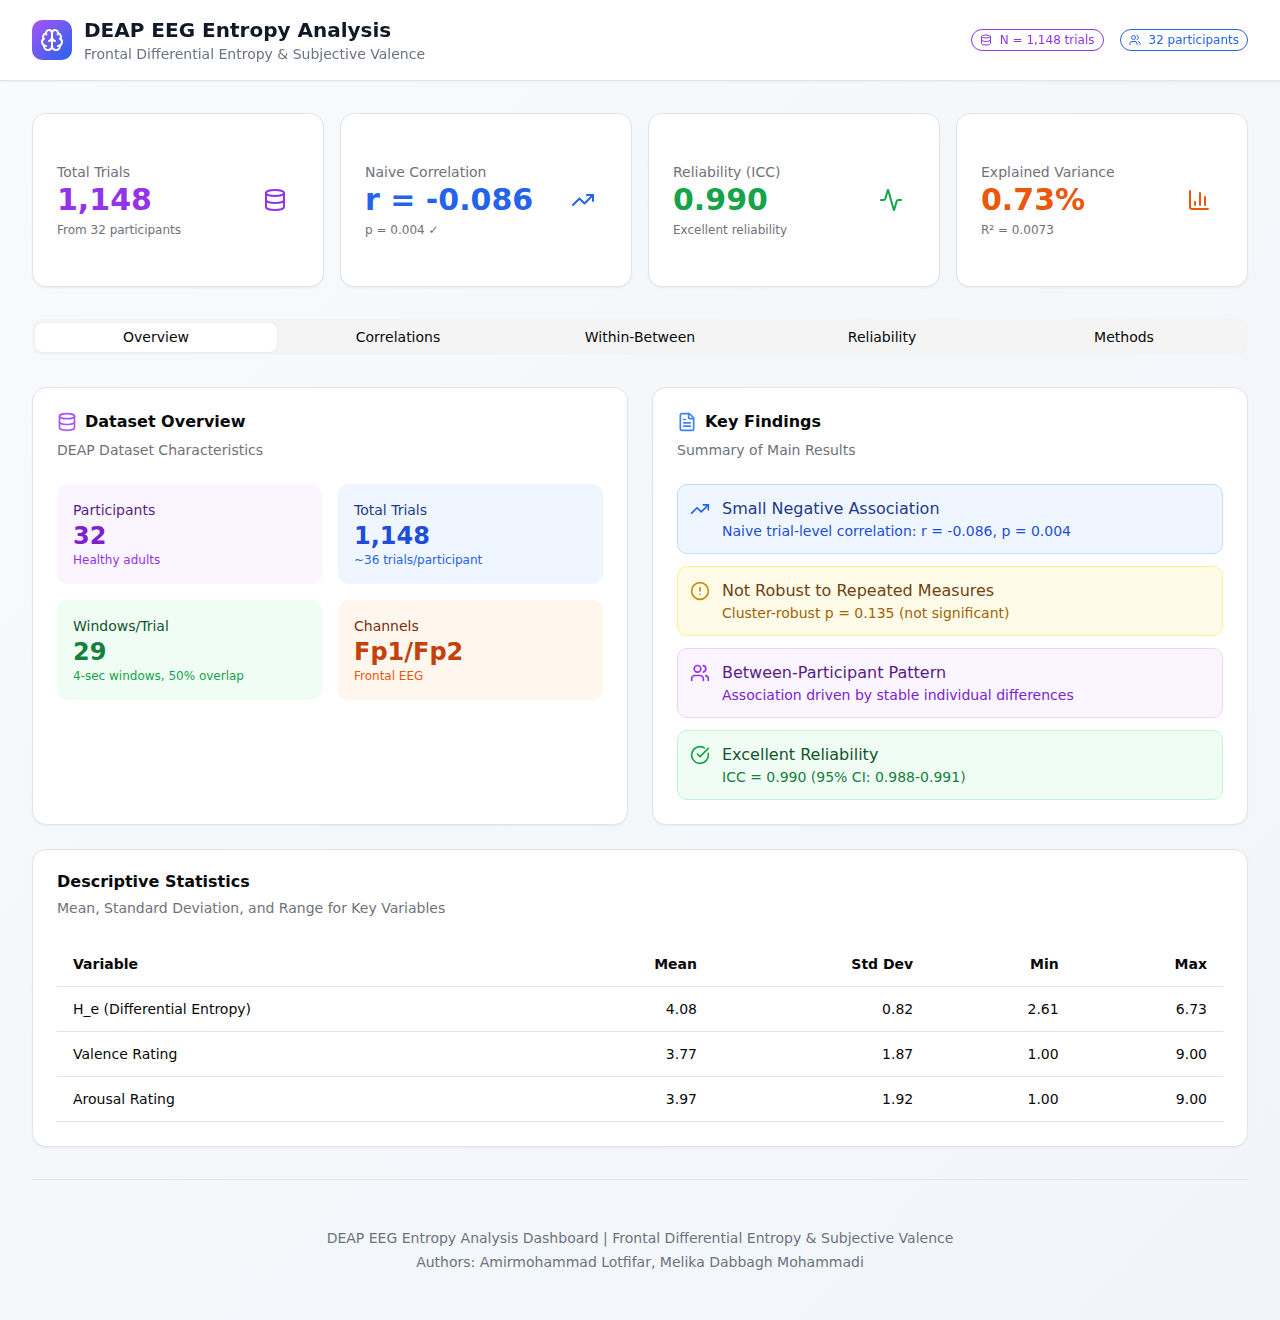
<file: deap/index.html>
<!doctype html>
<html lang="en">
  <head>
    <meta charset="UTF-8" />
    <meta name="viewport" content="width=device-width, initial-scale=1.0" />
    <title>DEAP EEG Entropy Analysis Dashboard</title>
    <script defer src="./assets/index-D8bORj3o.js"></script>
    <link rel="stylesheet" crossorigin href="./assets/index-MUYZLMVK.css">
  </head>
  <body>
    <div id="root"></div>
  </body>
</html>
</file>
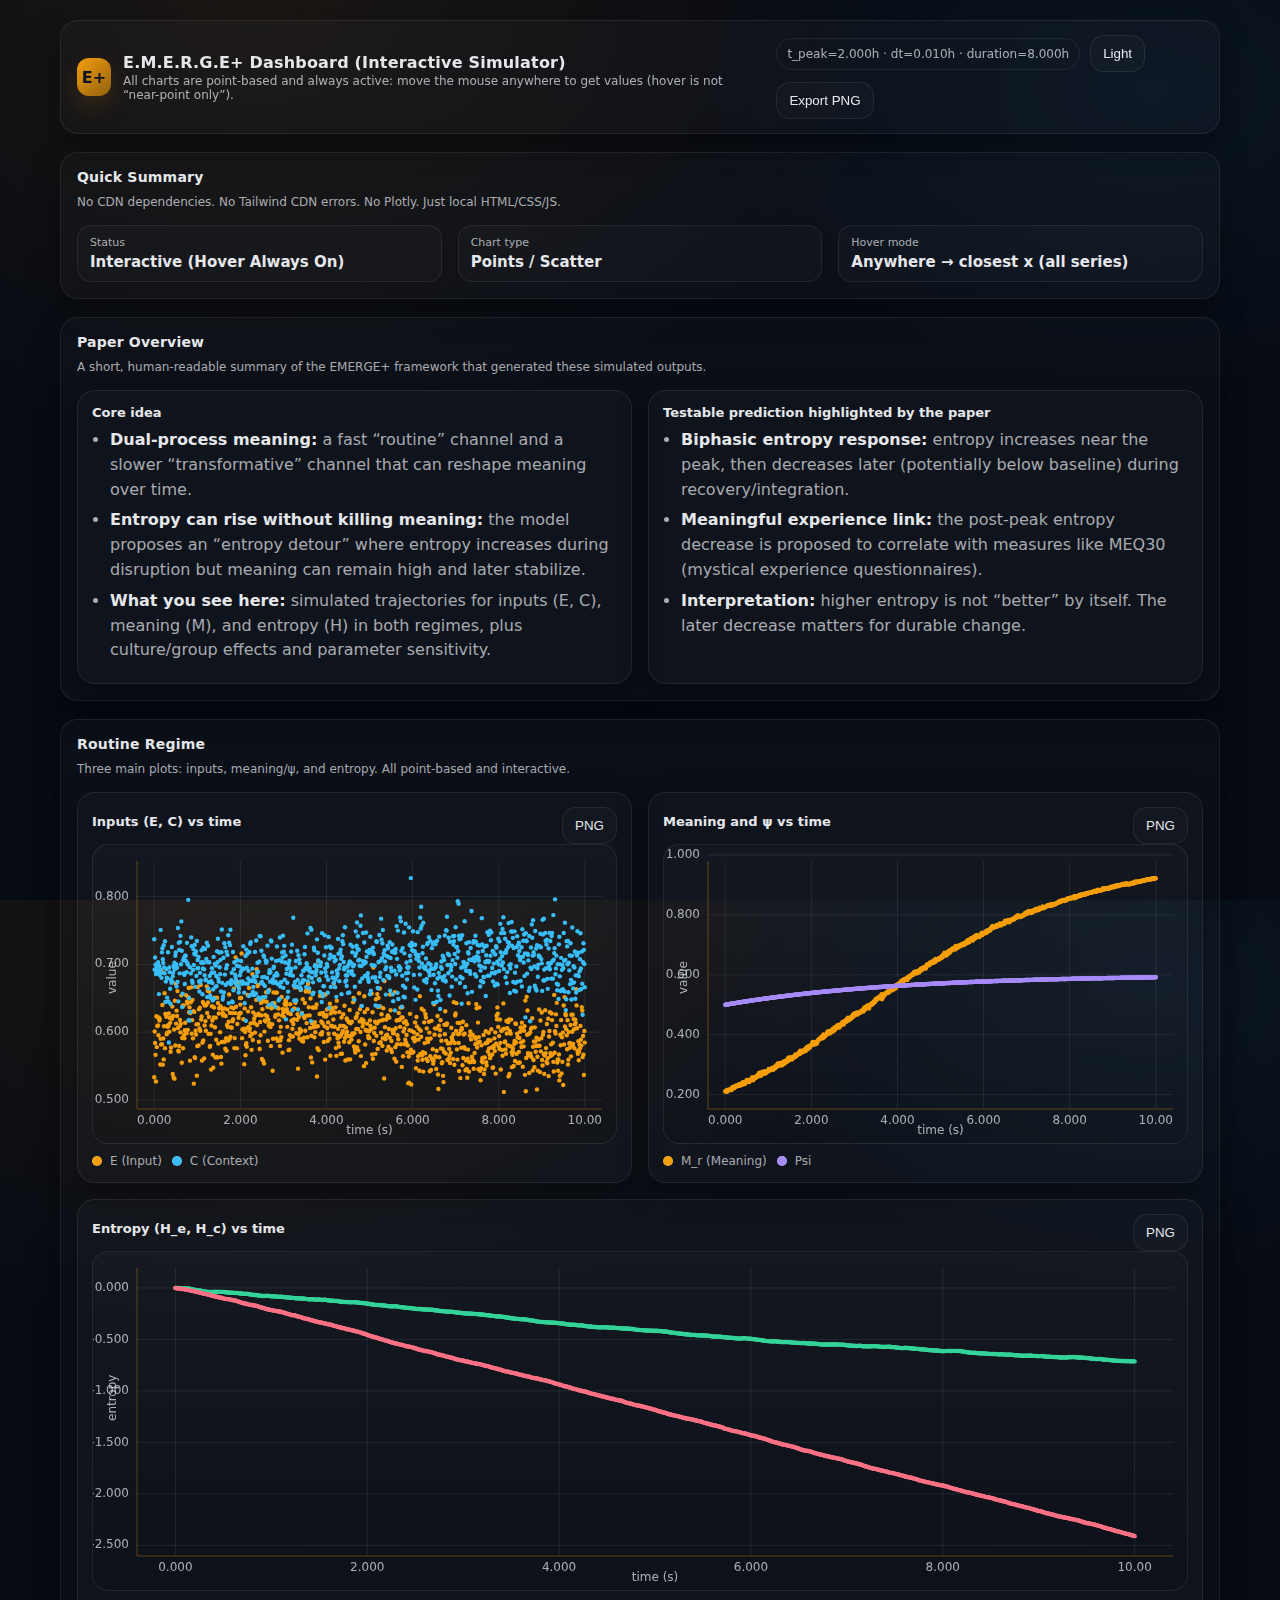
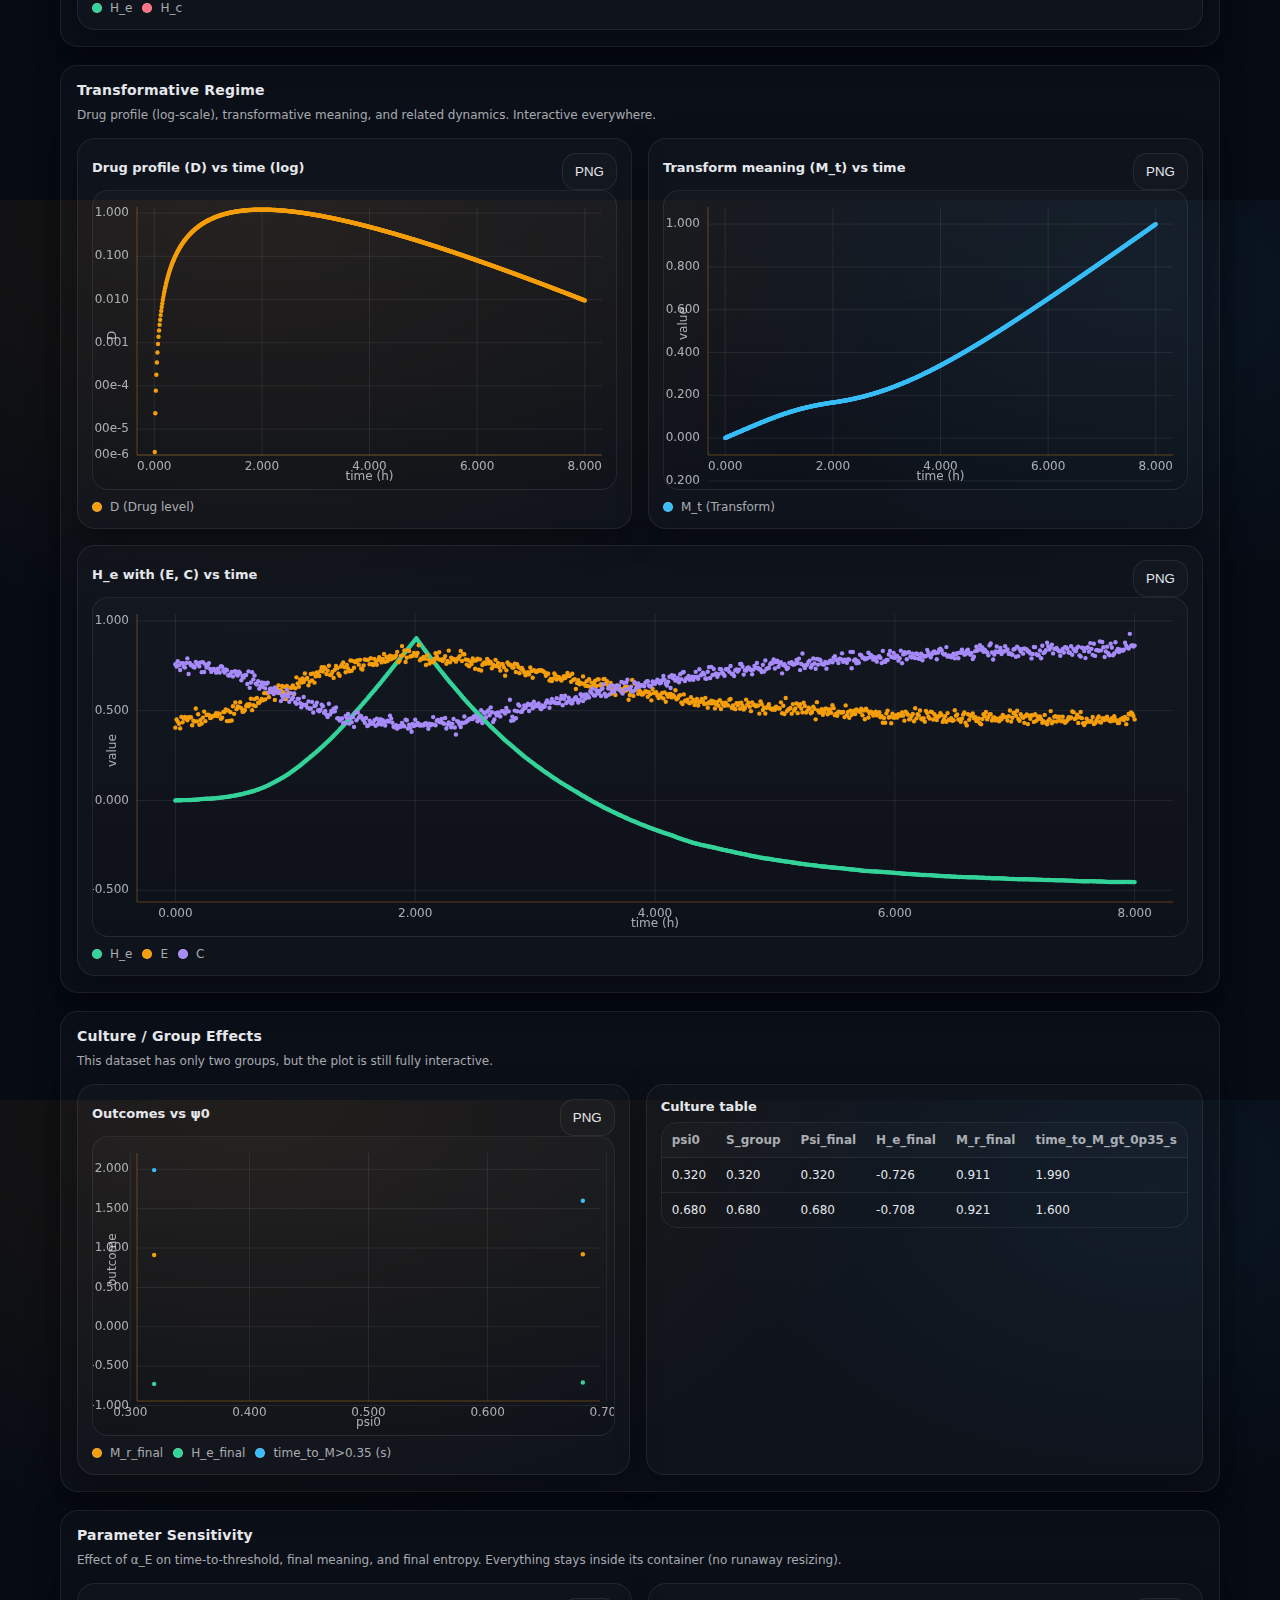
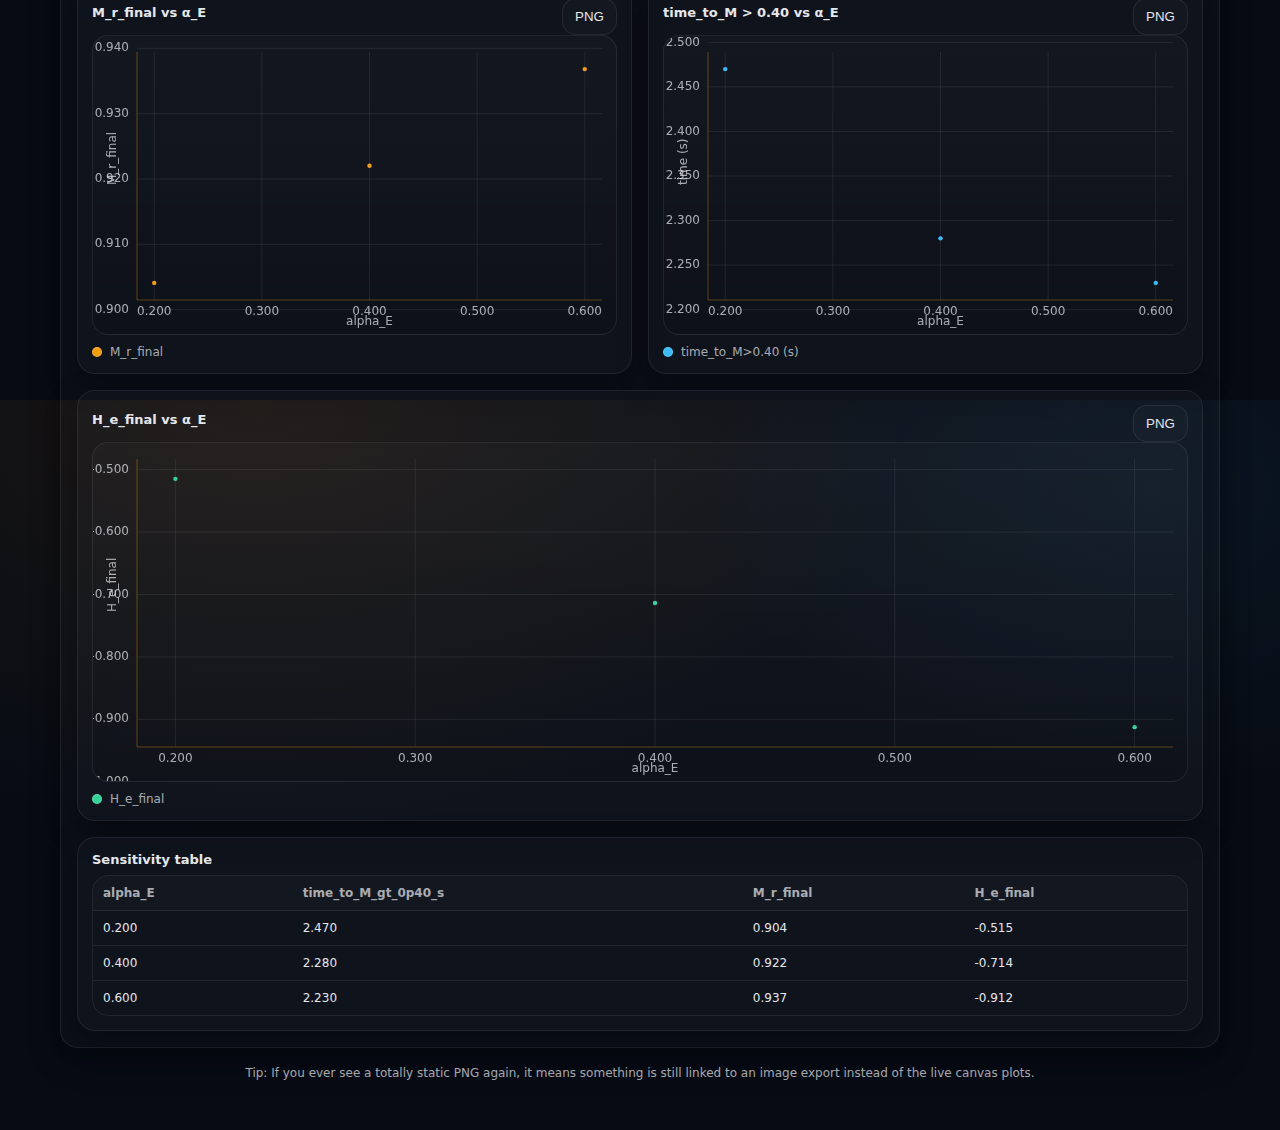
<file: emerge/index.html>
<!DOCTYPE html>
<html lang="en" dir="ltr">
<head>
  <meta charset="UTF-8" />
  <meta name="viewport" content="width=device-width, initial-scale=1.0" />
  <title>E.M.E.R.G.E+ Dashboard | Interactive Simulator</title>

  <link rel="icon" href="./favicon.ico" sizes="any">
  <link rel="icon" href="./assets/favicon.svg" type="image/svg+xml">

  <link rel="stylesheet" href="./assets/styles.css" />
</head>
<body>
  <div class="container">
    <div class="topbar">
      <div class="brand">
        <div class="logo">E+</div>
        <div class="title">
          <h1>E.M.E.R.G.E+ Dashboard (Interactive Simulator)</h1>
          <p>All charts are point-based and always active: move the mouse anywhere to get values (hover is not “near-point only”).</p>
        </div>
      </div>
      <div class="controls">
        <span class="pill" id="metaPill">…</span>
        <button class="btn" id="themeToggle">Light</button>
        <button class="btn" id="exportAll" title="Export all charts as PNG">Export PNG</button>
      </div>
    </div>

    <div class="section">
      <h2>Quick Summary</h2>
      <p class="sub">No CDN dependencies. No Tailwind CDN errors. No Plotly. Just local HTML/CSS/JS.</p>
      <div class="grid cols-3">
        <div class="kv"><div class="k">Status</div><div class="v">Interactive (Hover Always On)</div></div>
        <div class="kv"><div class="k">Chart type</div><div class="v">Points / Scatter</div></div>
        <div class="kv"><div class="k">Hover mode</div><div class="v">Anywhere → closest x (all series)</div></div>
      </div>
    </div>

    <div class="section" id="paper">
      <h2>Paper Overview</h2>
      <p class="sub">A short, human-readable summary of the EMERGE+ framework that generated these simulated outputs.</p>

      <div class="grid cols-2">
        <div class="card">
          <h3>Core idea</h3>
          <ul class="list">
            <li><b>Dual-process meaning:</b> a fast “routine” channel and a slower “transformative” channel that can reshape meaning over time.</li>
            <li><b>Entropy can rise without killing meaning:</b> the model proposes an “entropy detour” where entropy increases during disruption but meaning can remain high and later stabilize.</li>
            <li><b>What you see here:</b> simulated trajectories for inputs (E, C), meaning (M), and entropy (H) in both regimes, plus culture/group effects and parameter sensitivity.</li>
          </ul>
        </div>

        <div class="card">
          <h3>Testable prediction highlighted by the paper</h3>
          <ul class="list">
            <li><b>Biphasic entropy response:</b> entropy increases near the peak, then decreases later (potentially below baseline) during recovery/integration.</li>
            <li><b>Meaningful experience link:</b> the post-peak entropy decrease is proposed to correlate with measures like MEQ30 (mystical experience questionnaires).</li>
            <li><b>Interpretation:</b> higher entropy is not “better” by itself. The later decrease matters for durable change.</li>
          </ul>
        </div>
      </div>
    </div>

    <div class="section" id="routine">
      <h2>Routine Regime</h2>
      <p class="sub">Three main plots: inputs, meaning/ψ, and entropy. All point-based and interactive.</p>

      <div class="grid cols-2">
        <div class="card">
          <div class="cardHeaderRow">
            <h3>Inputs (E, C) vs time</h3>
            <button class="btn" data-export>PNG</button>
          </div>
          <div id="routine-inputs-chart"></div>
        </div>

        <div class="card">
          <div class="cardHeaderRow">
            <h3>Meaning and ψ vs time</h3>
            <button class="btn" data-export>PNG</button>
          </div>
          <div id="routine-meaning-chart"></div>
        </div>

        <div class="card" style="grid-column:1 / -1">
          <div class="cardHeaderRow">
            <h3>Entropy (H_e, H_c) vs time</h3>
            <button class="btn" data-export>PNG</button>
          </div>
          <div id="routine-entropy-chart" data-height="340"></div>
        </div>
      </div>
    </div>

    <div class="section" id="transformative">
      <h2>Transformative Regime</h2>
      <p class="sub">Drug profile (log-scale), transformative meaning, and related dynamics. Interactive everywhere.</p>

      <div class="grid cols-2">
        <div class="card">
          <div class="cardHeaderRow">
            <h3>Drug profile (D) vs time (log)</h3>
            <button class="btn" data-export>PNG</button>
          </div>
          <div id="transform-drug-chart"></div>
        </div>

        <div class="card">
          <div class="cardHeaderRow">
            <h3>Transform meaning (M_t) vs time</h3>
            <button class="btn" data-export>PNG</button>
          </div>
          <div id="transform-meaning-chart"></div>
        </div>

        <div class="card" style="grid-column:1 / -1">
          <div class="cardHeaderRow">
            <h3>H_e with (E, C) vs time</h3>
            <button class="btn" data-export>PNG</button>
          </div>
          <div id="transform-entropy-chart" data-height="340"></div>
        </div>
      </div>
    </div>

    <div class="section" id="cultural">
      <h2>Culture / Group Effects</h2>
      <p class="sub">This dataset has only two groups, but the plot is still fully interactive.</p>
      <div class="grid cols-2">
        <div class="card">
          <div class="cardHeaderRow">
            <h3>Outcomes vs ψ0</h3>
            <button class="btn" data-export>PNG</button>
          </div>
          <div id="cultural-chart"></div>
        </div>

        <div class="card">
          <h3>Culture table</h3>
          <div id="cultureTable"></div>
        </div>
      </div>
    </div>

    <div class="section" id="sensitivity">
      <h2>Parameter Sensitivity</h2>
      <p class="sub">Effect of α_E on time-to-threshold, final meaning, and final entropy. Everything stays inside its container (no runaway resizing).</p>

      <div class="grid cols-2">
        <div class="card">
          <div class="cardHeaderRow">
            <h3>M_r_final vs α_E</h3>
            <button class="btn" data-export>PNG</button>
          </div>
          <div id="sens-meaning-chart"></div>
        </div>

        <div class="card">
          <div class="cardHeaderRow">
            <h3>time_to_M &gt; 0.40 vs α_E</h3>
            <button class="btn" data-export>PNG</button>
          </div>
          <div id="sens-time-chart"></div>
        </div>

        <div class="card" style="grid-column:1 / -1">
          <div class="cardHeaderRow">
            <h3>H_e_final vs α_E</h3>
            <button class="btn" data-export>PNG</button>
          </div>
          <div id="sens-entropy-chart" data-height="340"></div>
        </div>

        <div class="card" style="grid-column:1 / -1">
          <h3>Sensitivity table</h3>
          <div id="sensTable"></div>
        </div>
      </div>
    </div>

    <div class="footer">
      Tip: If you ever see a totally static PNG again, it means something is still linked to an image export instead of the live canvas plots.
    </div>
  </div>

  <script src="./assets/data.js"></script>
  <script src="./assets/app.js"></script>
</body>
</html>
</file>
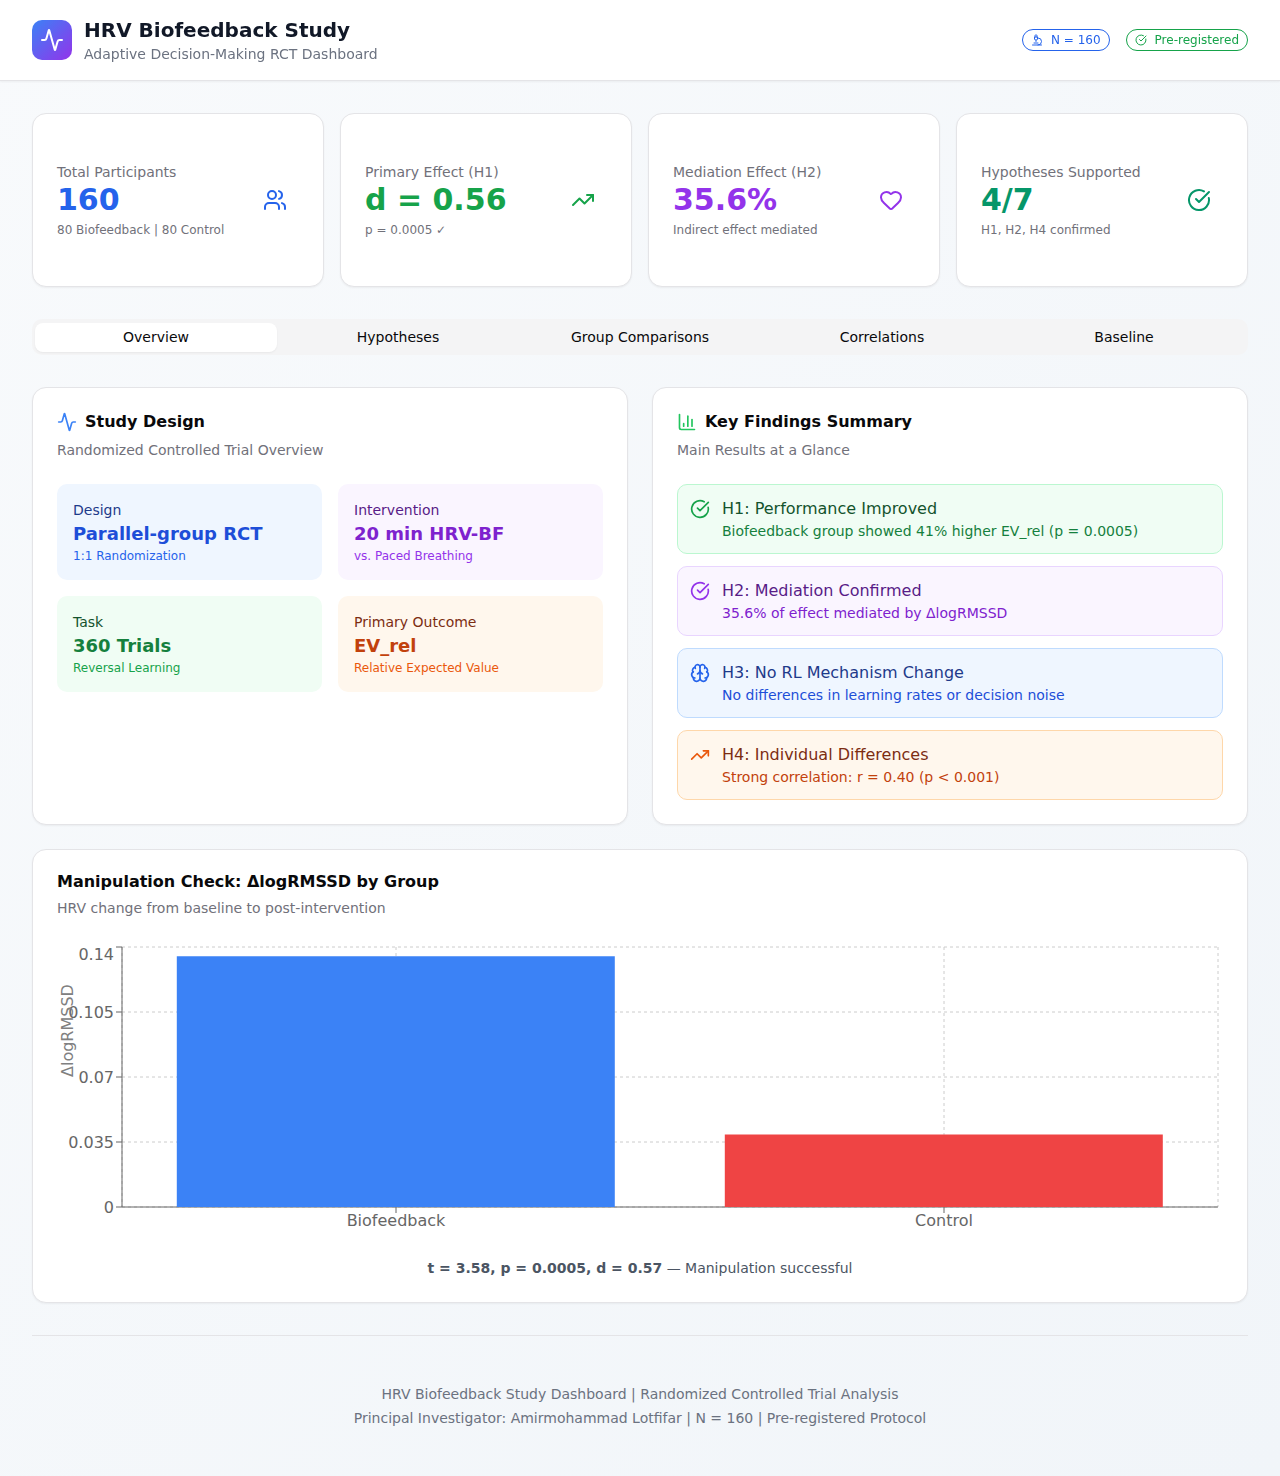
<file: hrv/index.html>
<!doctype html>
<html lang="en">
  <head>
    <meta charset="UTF-8" />
    <meta name="viewport" content="width=device-width, initial-scale=1.0" />
    <title>HRV Biofeedback Study Dashboard</title>
    <script type="module" crossorigin src="./assets/index-BCcMhX4Q.js"></script>
    <link rel="stylesheet" crossorigin href="./assets/index-DhWeFD3D.css">
  </head>
  <body>
    <div id="root"></div>
  </body>
</html>
</file>
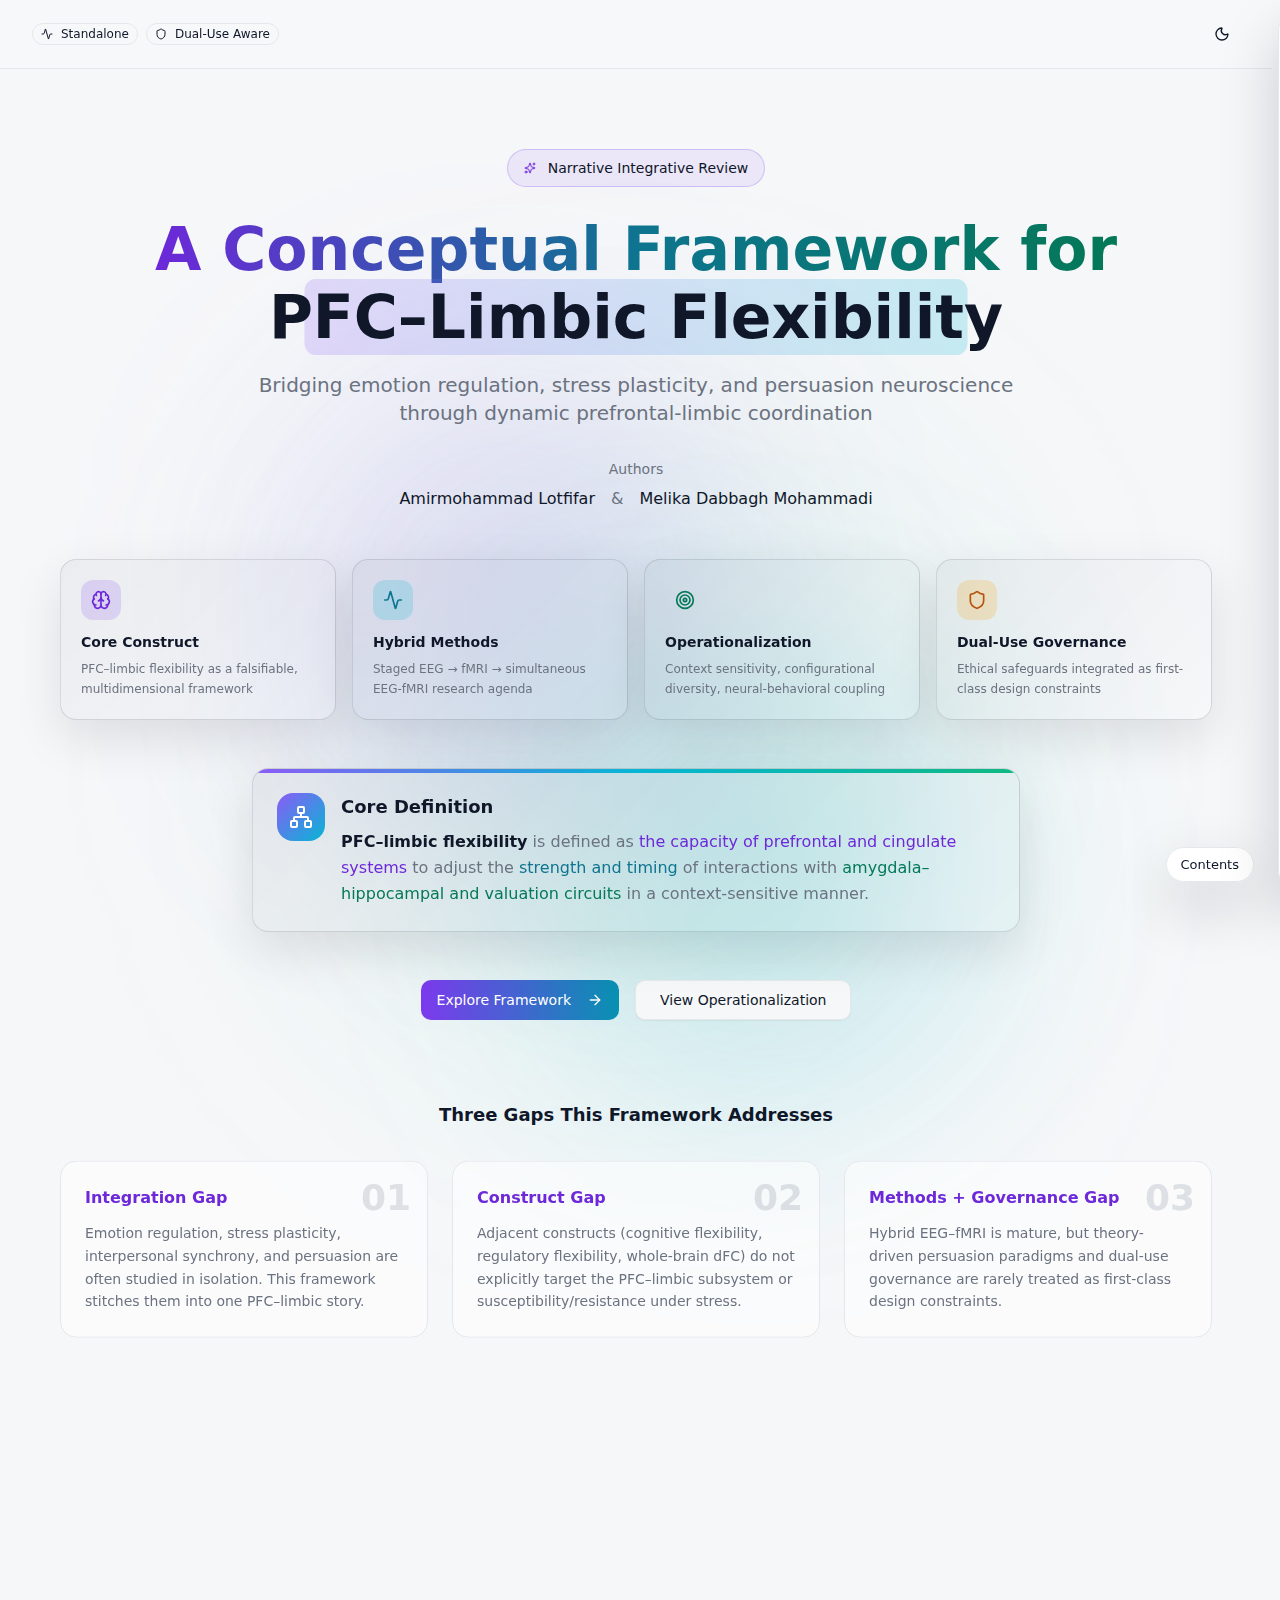
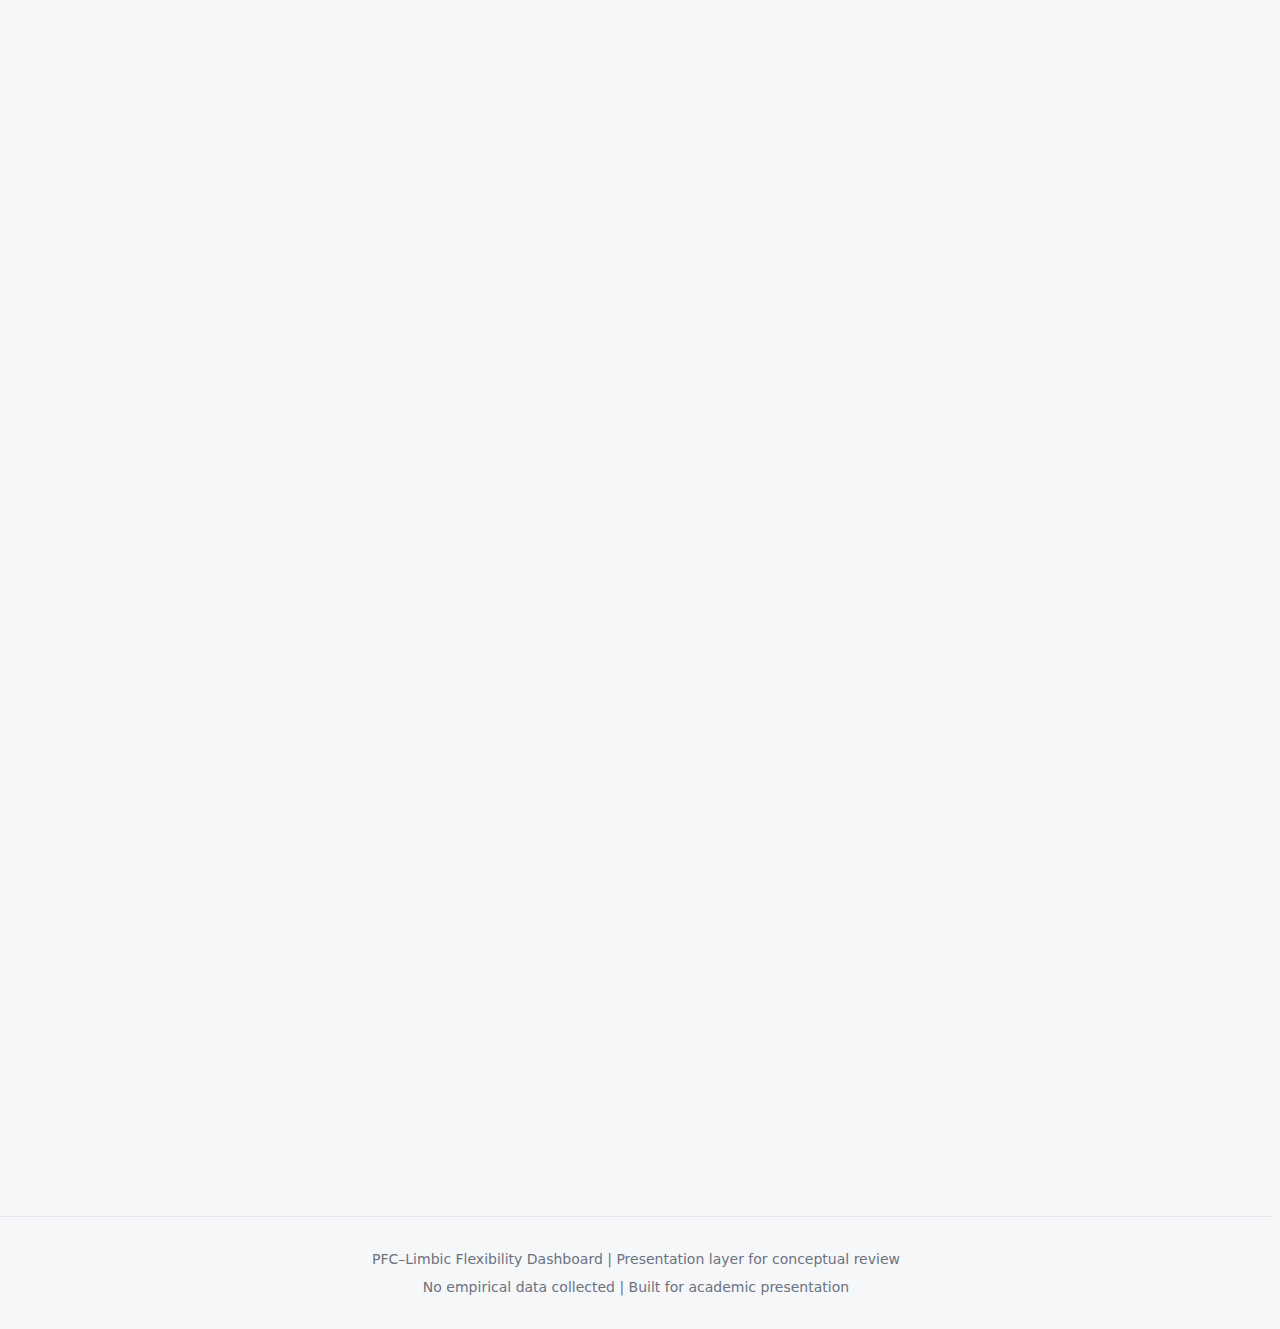
<file: pfc/index.html>
<!doctype html>
<html lang="en">
  <head>
    <meta charset="UTF-8" />
    <meta name="viewport" content="width=device-width, initial-scale=1.0" />
    <meta name="color-scheme" content="dark light" />
    <!-- Helps avoid stale local cache when replacing folders in XAMPP. -->
    <meta http-equiv="Cache-Control" content="no-store" />
    <meta http-equiv="Pragma" content="no-cache" />
    <meta http-equiv="Expires" content="0" />
    <title>PFC-Limbic Flexibility Dashboard</title>

    <link rel="icon" href="./favicon.ico" />

    <!-- Bundled app styles -->
<!-- Extra CSS to stabilize layout + add the desktop contents drawer -->
<!-- IMPORTANT: use classic script so it works even via file:// (local use) -->

    <!-- Local styles (no CDN) -->
    <link rel="stylesheet" href="./css/style.css?v=20260208-4" />

    <!-- Local scripts (no CDN) -->
    <script defer src="./js/app.js?v=20260208-4"></script>
    <script defer src="./js/toc-drawer.js?v=20260208-4"></script>
    <!-- Forces an initial layout/resize pass so charts and breakpoints don't "wake up" only after interaction. -->
    <script defer src="./js/boot-resize.js?v=20260208-4"></script>
  </head>

  <body>
    <noscript>
      This dashboard needs JavaScript enabled.
    </noscript>

    <div id="root"></div>

    <!-- Desktop/Windows-friendly "Contents" drawer (works alongside the in-app sidebar) -->
    <button id="pfc-toc-fab" class="pfc-toc-fab" type="button" aria-haspopup="dialog" aria-controls="pfc-toc-drawer" aria-expanded="false">
      Contents
    </button>

    <div id="pfc-toc-overlay" class="pfc-toc-overlay" hidden></div>

    <aside id="pfc-toc-drawer" class="pfc-toc-drawer" aria-hidden="true" role="dialog" aria-label="Contents">
      <div class="pfc-toc-header">
        <div class="pfc-toc-title">
          <div class="pfc-toc-badge">Navigation</div>
          <div class="pfc-toc-heading">Contents</div>
          <div class="pfc-toc-sub">Scrollable, grouped sections</div>
        </div>
        <button id="pfc-toc-close" class="pfc-toc-close" type="button" aria-label="Close contents">&#215;</button>
      </div>

      <div class="pfc-toc-body">
        <nav id="pfc-toc-nav" class="pfc-toc-nav" aria-label="Section navigation"></nav>
      </div>

      <div class="pfc-toc-footer">
        <div class="pfc-toc-hint">Tip: Ctrl+K toggles this drawer</div>
      </div>
    </aside>
  </body>
</html>
</file>
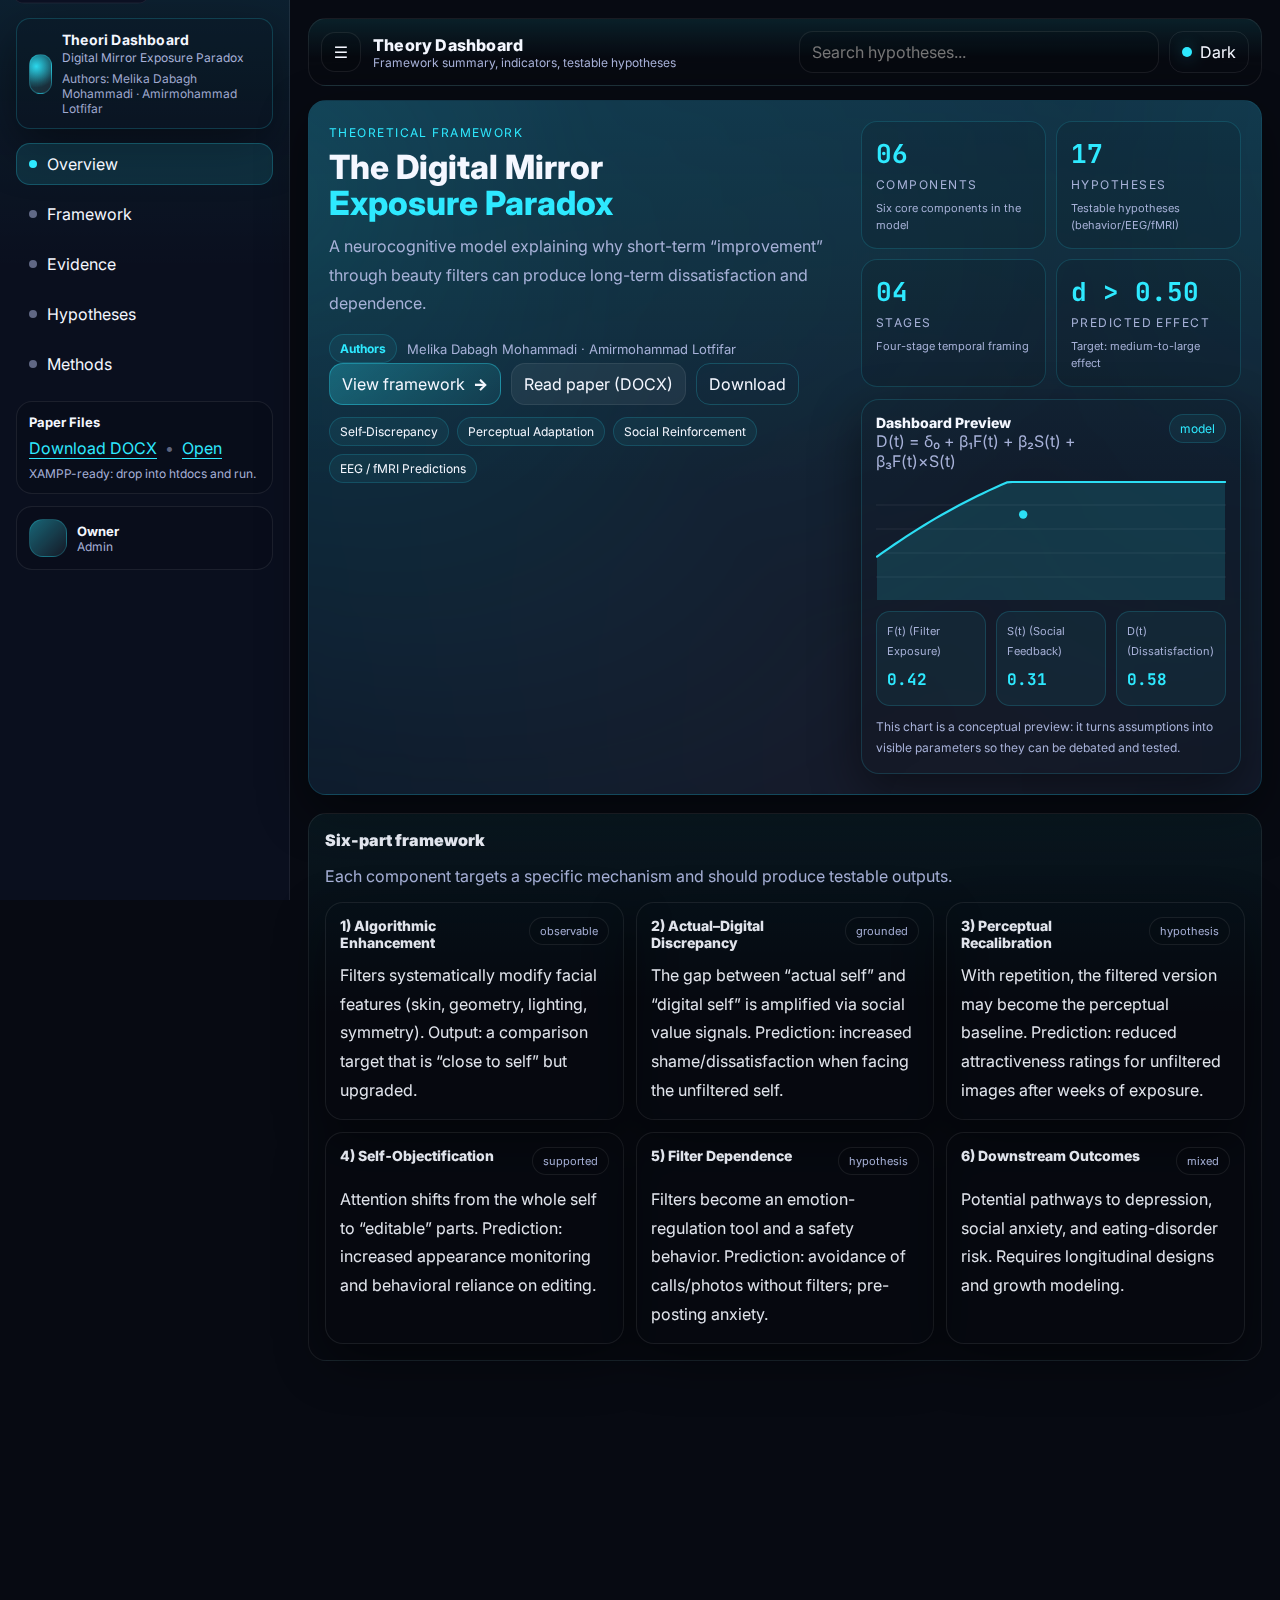
<file: theori/index.html>
<!doctype html>
<html data-theme="dark" lang="en" dir="ltr">
<head>
  <meta charset="utf-8" />
  <meta name="viewport" content="width=device-width, initial-scale=1" />
  <meta name="color-scheme" content="dark light" />
  <title>Dashboard | The Digital Mirror Exposure Paradox</title>
  <link rel="preconnect" href="https://fonts.googleapis.com">
  <link rel="preconnect" href="https://fonts.gstatic.com" crossorigin>
  <link href="https://fonts.googleapis.com/css2?family=Inter:wght@300;400;500;600;700;800&family=JetBrains+Mono:wght@400;600&display=swap" rel="stylesheet">
  <link rel="stylesheet" href="./assets/css/style.css" />
  <script defer src="./assets/js/app.js"></script>
</head>

<body>
  <a class="skip" href="#main">Skip to content</a>

  <div class="app">
    <aside class="sidebar" aria-label="Sidebar">
      <div class="brand">
        <div class="brand__mark" aria-hidden="true"></div>
        <div class="brand__meta">
          <div class="brand__title">Theori Dashboard</div>
          <div class="brand__sub">Digital Mirror Exposure Paradox</div>
        <div class="brand__sub" style="margin-top:6px; opacity:.95;">Authors: Melika Dabagh Mohammadi · Amirmohammad Lotfifar</div>
</div>
      </div>

      <nav class="nav" aria-label="Navigation">
        <button class="nav__item is-active" data-scroll="#overview">
          <span class="nav__dot" aria-hidden="true"></span>
          <span>Overview</span>
        </button>
        <button class="nav__item" data-scroll="#framework">
          <span class="nav__dot" aria-hidden="true"></span>
          <span>Framework</span>
        </button>
        <button class="nav__item" data-scroll="#evidence">
          <span class="nav__dot" aria-hidden="true"></span>
          <span>Evidence</span>
        </button>
        <button class="nav__item" data-scroll="#hypotheses">
          <span class="nav__dot" aria-hidden="true"></span>
          <span>Hypotheses</span>
        </button>
        <button class="nav__item" data-scroll="#methods">
          <span class="nav__dot" aria-hidden="true"></span>
          <span>Methods</span>
        </button>
      </nav>

      <div class="sidebar__footer">
        <div class="mini-card">
          <div class="mini-card__title">Paper Files</div>
          <div class="mini-card__row">
            <a class="link" href="./paper/Theori_paradox.docx" download>Download DOCX</a>
            <span class="sep" aria-hidden="true">•</span>
            <a class="link" href="./paper/Theori_paradox.docx" target="_blank" rel="noopener">Open</a>
          </div>
          <div class="mini-card__hint">XAMPP-ready: drop into htdocs and run.</div>
        </div>

        <div class="user">
          <div class="user__avatar" aria-hidden="true"></div>
          <div class="user__meta">
            <div class="user__name">Owner</div>
            <div class="user__role">Admin</div>
          </div>
        </div>
      </div>
    </aside>

    <main id="main" class="main">
      <header class="topbar">
        <div class="topbar__left">
          <button class="iconbtn" id="sidebarToggle" aria-label="Toggle sidebar" title="Menu">
            <span aria-hidden="true">☰</span>
          </button>

          <div class="topbar__titles">
            <div class="h1">Theory Dashboard</div>
            <div class="muted" id="subtitle">Framework summary, indicators, testable hypotheses</div>
          </div>
        </div>

        <div class="topbar__right">
          <div class="search">
            <input id="globalSearch" type="search" placeholder="Search hypotheses..." aria-label="Search" />
          </div>

          <button class="btn btn-ghost" id="themeToggle" aria-label="Toggle theme" title="Theme">
            <span class="dot" aria-hidden="true"></span>
            <span id="themeLabel">Dark</span>
          </button>
        </div>
      </header>

      <div class="content">
        <section id="overview" class="hero reveal">
          <div class="hero__bg" aria-hidden="true"></div>

          <div class="hero__left">
            <div class="eyebrow">Theoretical Framework</div>

            <h2 class="hero__title">
              The Digital Mirror<br/>
              <span class="accent">Exposure Paradox</span>
            </h2>

            <p class="hero__desc">
              A neurocognitive model explaining why short-term “improvement” through beauty filters
              can produce long-term dissatisfaction and dependence.
            </p>

            <div class="meta-row" aria-label="Authors">
              <span class="meta-pill">Authors</span>
              <span class="meta-text">Melika Dabagh Mohammadi · Amirmohammad Lotfifar</span>
            </div>

            <div class="hero__cta">
              <a class="btn btn-primary" href="#framework" data-scroll="#framework">
                View framework
                <span class="btn__icon" aria-hidden="true">→</span>
              </a>
              <a class="btn btn-secondary" href="./paper/Theori_paradox.docx" target="_blank" rel="noopener">
                Read paper (DOCX)
              </a>
              <a class="btn btn-tertiary" href="./paper/Theori_paradox.docx" download>
                Download
              </a>
            </div>

            <div class="hero__tags" aria-label="Keywords">
              <span class="pill">Self‑Discrepancy</span>
              <span class="pill">Perceptual Adaptation</span>
              <span class="pill">Social Reinforcement</span>
              <span class="pill">EEG / fMRI Predictions</span>
            </div>
          </div>

          <div class="hero__right">
            <div class="kpi" id="kpiGrid" aria-label="KPIs"></div>

            <section class="card card--tight">
              <div class="card__head">
                <div>
                  <div class="card__title">Dashboard Preview</div>
                  <div class="muted">D(t) = δ₀ + β₁F(t) + β₂S(t) + β₃F(t)×S(t)</div>
                </div>
                <span class="pill pill--live">model</span>
              </div>
              <div class="card__body">
                <canvas id="trendCanvas" aria-label="Trend chart"></canvas>

                <div class="mini-grid">
                  <div class="mini-stat">
                    <div class="mini-stat__label">F(t) (Filter Exposure)</div>
                    <div class="mini-stat__value"><span id="ftVal">0.42</span></div>
                  </div>
                  <div class="mini-stat">
                    <div class="mini-stat__label">S(t) (Social Feedback)</div>
                    <div class="mini-stat__value"><span id="stVal">0.31</span></div>
                  </div>
                  <div class="mini-stat">
                    <div class="mini-stat__label">D(t) (Dissatisfaction)</div>
                    <div class="mini-stat__value"><span id="dtVal">0.58</span></div>
                  </div>
                </div>

                <div class="hint">
                  This chart is a conceptual preview: it turns assumptions into visible parameters
                  so they can be debated and tested.
                </div>
              </div>
            </section>
          </div>
        </section>

        <section id="framework" class="section reveal">
          <div class="section__head">
            <h3 class="section__title">Six-part framework</h3>
            <p class="muted">Each component targets a specific mechanism and should produce testable outputs.</p>
          </div>

          <div class="grid grid--3">
            <article class="card">
              <div class="card__head">
                <div class="card__title">1) Algorithmic Enhancement</div>
                <span class="badge">observable</span>
              </div>
              <div class="card__body">
                Filters systematically modify facial features (skin, geometry, lighting, symmetry).
                Output: a comparison target that is “close to self” but upgraded.
              </div>
            </article>

            <article class="card">
              <div class="card__head">
                <div class="card__title">2) Actual–Digital Discrepancy</div>
                <span class="badge">grounded</span>
              </div>
              <div class="card__body">
                The gap between “actual self” and “digital self” is amplified via social value signals.
                Prediction: increased shame/dissatisfaction when facing the unfiltered self.
              </div>
            </article>

            <article class="card">
              <div class="card__head">
                <div class="card__title">3) Perceptual Recalibration</div>
                <span class="badge badge--warn">hypothesis</span>
              </div>
              <div class="card__body">
                With repetition, the filtered version may become the perceptual baseline.
                Prediction: reduced attractiveness ratings for unfiltered images after weeks of exposure.
              </div>
            </article>

            <article class="card">
              <div class="card__head">
                <div class="card__title">4) Self‑Objectification</div>
                <span class="badge">supported</span>
              </div>
              <div class="card__body">
                Attention shifts from the whole self to “editable” parts.
                Prediction: increased appearance monitoring and behavioral reliance on editing.
              </div>
            </article>

            <article class="card">
              <div class="card__head">
                <div class="card__title">5) Filter Dependence</div>
                <span class="badge badge--warn">hypothesis</span>
              </div>
              <div class="card__body">
                Filters become an emotion-regulation tool and a safety behavior.
                Prediction: avoidance of calls/photos without filters; pre-posting anxiety.
              </div>
            </article>

            <article class="card">
              <div class="card__head">
                <div class="card__title">6) Downstream Outcomes</div>
                <span class="badge badge--warn">mixed</span>
              </div>
              <div class="card__body">
                Potential pathways to depression, social anxiety, and eating-disorder risk.
                Requires longitudinal designs and growth modeling.
              </div>
            </article>
          </div>
        </section>

        <section id="evidence" class="section reveal">
          <div class="section__head">
            <h3 class="section__title">Evidence & testability</h3>
            <p class="muted">A quick status panel: where we have data vs where we still have predictions.</p>
          </div>

          <div class="grid grid--2">
            <section class="card">
              <div class="card__head">
                <div class="card__title">Evidence Snapshot</div>
                <span class="pill">status</span>
              </div>

              <div class="card__body">
                <div class="bar">
                  <div class="bar__row">
                    <span>Observable / documented</span>
                    <span class="mono">20%</span>
                  </div>
                  <div class="bar__track" role="progressbar" aria-valuenow="20" aria-valuemin="0" aria-valuemax="100">
                    <div class="bar__fill" style="width:20%"></div>
                  </div>
                </div>

                <div class="bar">
                  <div class="bar__row">
                    <span>Supported (experimental/correlation)</span>
                    <span class="mono">35%</span>
                  </div>
                  <div class="bar__track" role="progressbar" aria-valuenow="35" aria-valuemin="0" aria-valuemax="100">
                    <div class="bar__fill" style="width:35%"></div>
                  </div>
                </div>

                <div class="bar">
                  <div class="bar__row">
                    <span>Hypothesized (needs testing)</span>
                    <span class="mono">45%</span>
                  </div>
                  <div class="bar__track" role="progressbar" aria-valuenow="45" aria-valuemin="0" aria-valuemax="100">
                    <div class="bar__fill" style="width:45%"></div>
                  </div>
                </div>

                <div class="divider"></div>

                <div class="chips" aria-label="Methods">
                  <span class="chip">EMA / Daily Diary</span>
                  <span class="chip">EEG (LPP, FAA)</span>
                  <span class="chip">fMRI (Striatum)</span>
                  <span class="chip">Longitudinal SEM</span>
                </div>

                <div class="hint">
                  Purpose: identify which parts should be prioritized for experimental/longitudinal validation.
                </div>
              </div>
            </section>

            <section class="card">
              <div class="card__head">
                <div>
                  <div class="card__title">Recent Activity</div>
                  <div class="muted">Tiny feed to make the dashboard feel alive</div>
                </div>
              </div>
              <div class="card__body">
                <ul class="activity" id="activityList" aria-label="Activity feed"></ul>
              </div>
            </section>
          </div>
        </section>

        <section id="hypotheses" class="section reveal">
          <div class="section__head">
            <h3 class="section__title">Hypotheses (filter & sort)</h3>
            <p class="muted">Searchable, sortable: because reviewers love tables.</p>
          </div>

          <section class="card">
            <div class="tabletools">
              <div class="tabletools__left">
                <span class="pill">17 hypotheses</span>
                <span class="sep" aria-hidden="true">•</span>
                <span class="muted">Search, Sort</span>
              </div>

              <div class="tabletools__right">
                <button class="btn btn-ghost btn-sm" data-sort="id">Sort: ID</button>
                <button class="btn btn-ghost btn-sm" data-sort="domain">Sort: Domain</button>
                <button class="btn btn-ghost btn-sm" data-sort="status">Sort: Status</button>
              </div>
            </div>

            <div class="tablewrap" role="region" aria-label="Hypotheses table" tabindex="0">
              <table class="table" id="hypTable">
                <thead>
                  <tr>
                    <th class="mono">#</th>
                    <th>Title</th>
                    <th>Domain</th>
                    <th>Status</th>
                    <th>Measurable outcome</th>
                  </tr>
                </thead>
                <tbody id="hypBody"></tbody>
              </table>
            </div>
          </section>
        </section>

        <section id="methods" class="section reveal">
          <div class="section__head">
            <h3 class="section__title">Fast execution roadmap</h3>
            <p class="muted">If you want this to become an empirical paper, this is a sane path.</p>
          </div>

          <div class="grid grid--2">
            <article class="card">
              <div class="card__head">
                <div class="card__title">Study 1: EMA + Model Fit</div>
                <span class="badge">8–12 weeks</span>
              </div>
              <div class="card__body">
                Daily: capture F(t), S(t), D(t). Then test β₃ with mixed-effects.
                Output: parameter estimates + threshold θ for recalibration.
              </div>
            </article>

            <article class="card">
              <div class="card__head">
                <div class="card__title">Study 2: EEG (LPP / FAA)</div>
                <span class="badge badge--warn">ethics</span>
              </div>
              <div class="card__body">
                Compare filtered vs unfiltered self-images in ERP.
                Output: larger LPP for filtered; FAA shift during unfiltered (withdrawal).
              </div>
            </article>

            <article class="card">
              <div class="card__head">
                <div class="card__title">Study 3: fMRI Reward</div>
                <span class="badge">ROI</span>
              </div>
              <div class="card__body">
                Ventral striatum responds more to filtered self; response to unfiltered drops longitudinally.
                Output: evidence for “reward recalibration”.
              </div>
            </article>

            <article class="card">
              <div class="card__head">
                <div class="card__title">Intervention: Filter Abstinence</div>
                <span class="badge">RCT</span>
              </div>
              <div class="card__body">
                4-week abstinence + pre/post measures.
                Output: reduced discrepancy; increased body appreciation.
              </div>
            </article>
          </div>

          <footer class="footer">
            <div class="muted">Built with plain HTML/CSS/JS. No build step. Just drop into htdocs.</div>
          </footer>
          <div class="footer__authors">Authors: Melika Dabagh Mohammadi · Amirmohammad Lotfifar</div>
        </section>
      </div>
    </main>
  </div>

  <div class="toast" id="toast" role="status" aria-live="polite"></div>
</body>
</html>
</file>
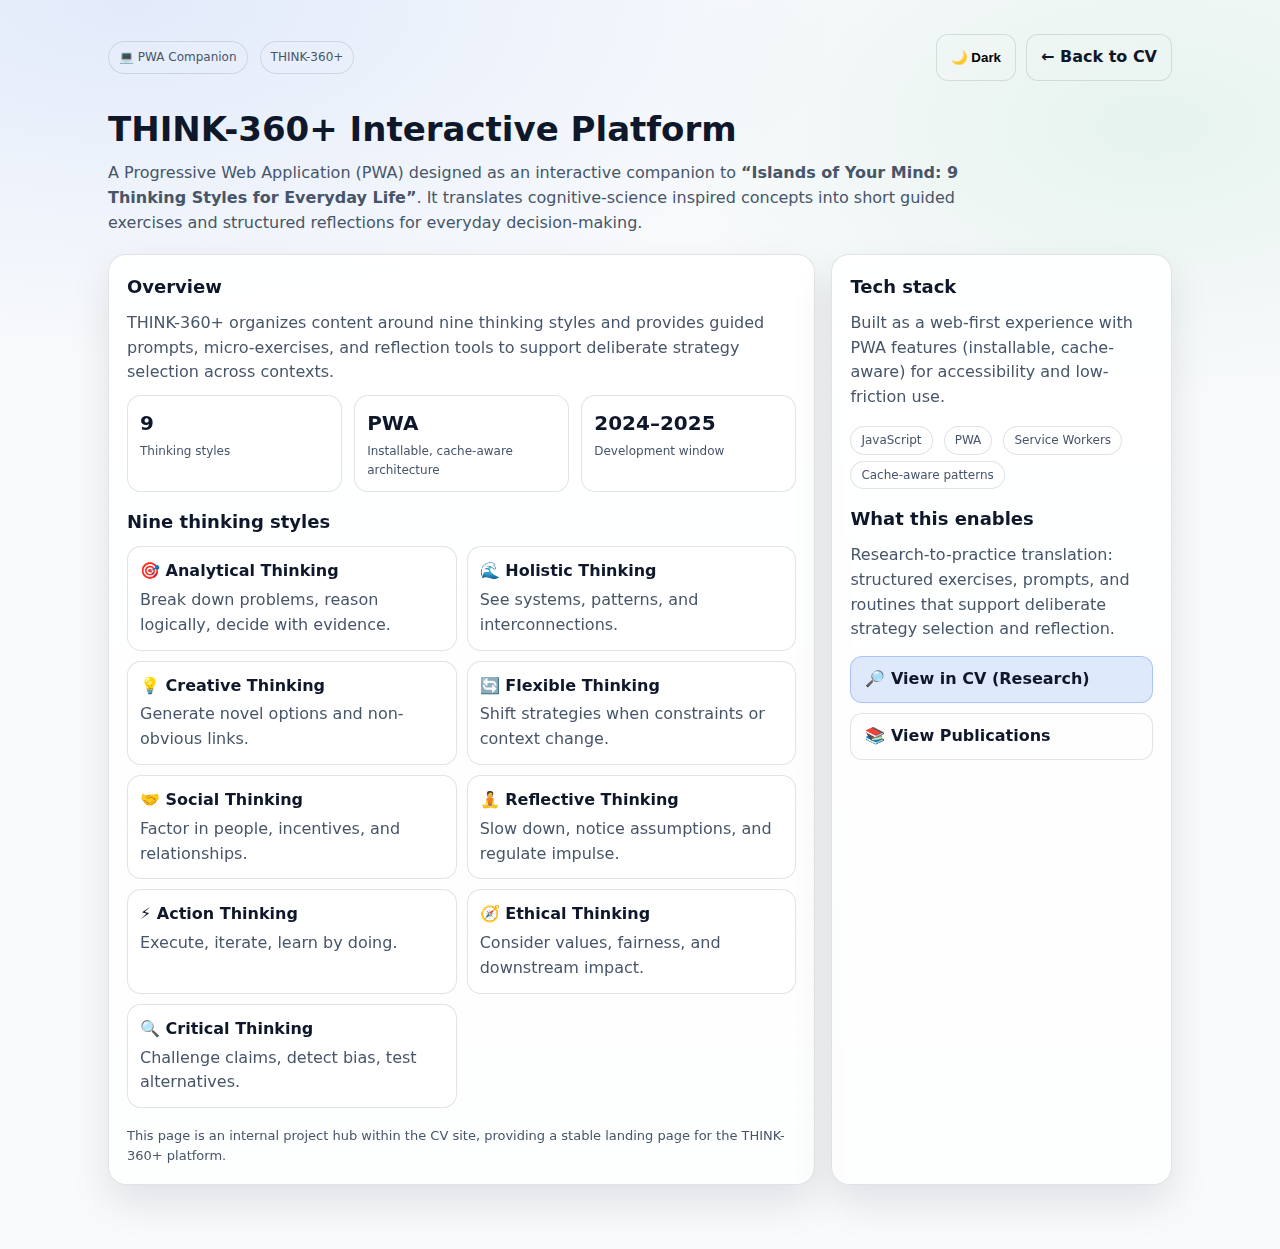
<file: think360/index.html>
<!doctype html>
<html lang="en" data-theme="dark">
<head>
  <meta charset="UTF-8" />
  <meta name="viewport" content="width=device-width, initial-scale=1.0" />
  <title>THINK-360+ Dashboard</title>
  <meta name="description" content="THINK-360+ Interactive Platform dashboard: overview, features, and research-to-practice translation for nine thinking styles." />
  <style>
    :root{
      /* Dark theme defaults */
      --bg:#0b1220;
      --text:#e7eefc;
      --muted:#b7c4dd;

      --accent:#7c9cff;
      --accent2:#4ade80;

      --border:rgba(255,255,255,0.10);

      --glow1: rgba(124,156,255,0.18);
      --glow2: rgba(74,222,128,0.10);

      --card1: rgba(255,255,255,0.06);
      --card2: rgba(255,255,255,0.03);

      --surface: rgba(15,23,42,0.55);
      --surface2: rgba(15,23,42,0.50);

      --shadow: rgba(0,0,0,0.35);
    }

    html{color-scheme: dark;}
    html[data-theme="light"]{
      color-scheme: light;

      --bg:#f8fafc;
      --text:#0f172a;
      --muted:#475569;

      --accent:#2563eb;
      --accent2:#16a34a;

      --border:rgba(15,23,42,0.12);

      --glow1: rgba(37,99,235,0.10);
      --glow2: rgba(22,163,74,0.08);

      --card1: rgba(255,255,255,0.92);
      --card2: rgba(255,255,255,0.72);

      --surface: rgba(255,255,255,0.70);
      --surface2: rgba(255,255,255,0.60);

      --shadow: rgba(2,6,23,0.10);
    }

    *{box-sizing:border-box}
    body{
      margin:0;
      font-family: ui-sans-serif, system-ui, -apple-system, Segoe UI, Roboto, Helvetica, Arial, "Apple Color Emoji","Segoe UI Emoji";
      background:
        radial-gradient(1200px 600px at 10% 0%, var(--glow1), transparent 60%),
        radial-gradient(900px 500px at 90% 10%, var(--glow2), transparent 55%),
        var(--bg);
      color:var(--text);
      line-height:1.55;
    }
    a{color:inherit}
    .wrap{max-width:1100px;margin:0 auto;padding:34px 18px 64px}
    .topbar{
      display:flex;gap:12px;align-items:center;justify-content:space-between;
      margin-bottom:22px;
    }
    .brand{
      display:flex;gap:12px;align-items:center;
    }
    .badge{
      font-size:12px;
      padding:6px 10px;
      border:1px solid var(--border);
      border-radius:999px;
      color:var(--muted);
      background:rgba(255,255,255,0.04);
    }
    .btn{
      display:inline-flex;align-items:center;gap:8px;
      padding:10px 14px;border-radius:12px;
      border:1px solid var(--border);
      background:rgba(255,255,255,0.06);
      text-decoration:none;
      transition:transform .15s ease, background .15s ease;
      font-weight:600;
      cursor:pointer;
    }
    .btn:hover{transform:translateY(-1px);background:rgba(255,255,255,0.10)}
    .btn.primary{background:rgba(124,156,255,0.18);border-color:rgba(124,156,255,0.35)}
    html[data-theme="light"] .btn.primary{background:rgba(37,99,235,0.14);border-color:rgba(37,99,235,0.28)}
    .btn.primary:hover{background:rgba(124,156,255,0.26)}
    html[data-theme="light"] .btn.primary:hover{background:rgba(37,99,235,0.20)}
    .btn:focus{outline:2px solid rgba(124,156,255,0.45); outline-offset:2px}
    html[data-theme="light"] .btn:focus{outline:2px solid rgba(37,99,235,0.35)}
    h1{font-size:34px;margin:14px 0 6px}
    .sub{color:var(--muted);max-width:880px;margin:0 0 18px}
    .grid{
      display:grid;
      grid-template-columns: 1.35fr 0.65fr;
      gap:16px;
      margin-top:18px;
    }
    @media (max-width: 920px){
      .grid{grid-template-columns:1fr}
    }
    .card{
      background:linear-gradient(180deg, var(--card1), var(--card2));
      border:1px solid var(--border);
      border-radius:18px;
      padding:18px;
      box-shadow: 0 18px 40px var(--shadow);
      backdrop-filter: blur(8px);
    }
    .card h2{margin:0 0 10px;font-size:18px}
    .card p{margin:0 0 10px;color:var(--muted)}
    .kpi{
      display:grid;
      grid-template-columns: repeat(3, 1fr);
      gap:12px;
      margin-top:10px;
    }
    @media (max-width: 520px){
      .kpi{grid-template-columns:1fr}
    }
    .kpi .box{
      padding:12px;border-radius:14px;
      border:1px solid var(--border);
      background:var(--surface);
    }
    .kpi .num{font-size:20px;font-weight:800;margin-bottom:3px}
    .kpi .lbl{font-size:12px;color:var(--muted)}
    .list{
      display:grid;
      grid-template-columns: repeat(2, 1fr);
      gap:10px;
      margin-top:10px;
    }
    @media (max-width: 700px){
      .list{grid-template-columns:1fr}
    }
    .item{
      padding:12px 12px;
      border:1px solid var(--border);
      border-radius:14px;
      background:var(--surface2);
    }
    .item b{display:block;margin-bottom:4px}
    .pill{
      display:inline-flex;align-items:center;
      padding:4px 10px;border-radius:999px;
      font-size:12px;
      border:1px solid var(--border);
      color:var(--muted);
      background:rgba(255,255,255,0.04);
      margin-right:6px;margin-top:6px;
    }
    .footer{
      margin-top:18px;
      color:var(--muted);
      font-size:13px;
    }
</style>
</head>
<body>
  <div class="wrap">
    <div class="topbar">
      <div class="brand">
        <span class="badge">💻 PWA Companion</span>
        <span class="badge">THINK-360+</span>
      </div>
      <div style="display:flex; gap:10px; flex-wrap:wrap; justify-content:flex-end">
        <button class="btn" id="themeToggle" type="button" aria-label="Toggle theme">🌙 Dark</button>
        <a class="btn" href="../index.html">← Back to CV</a>
      </div>
    </div>

    <h1>THINK-360+ Interactive Platform</h1>
    <p class="sub">
      A Progressive Web Application (PWA) designed as an interactive companion to <b>“Islands of Your Mind: 9 Thinking Styles for Everyday Life”</b>.
      It translates cognitive-science inspired concepts into short guided exercises and structured reflections for everyday decision-making.
    </p>

    <div class="grid">
      <div class="card">
        <h2>Overview</h2>
        <p>
          THINK-360+ organizes content around nine thinking styles and provides guided prompts, micro-exercises, and reflection tools to support deliberate strategy selection across contexts.
        </p>

        <div class="kpi">
          <div class="box">
            <div class="num">9</div>
            <div class="lbl">Thinking styles</div>
          </div>
          <div class="box">
            <div class="num">PWA</div>
            <div class="lbl">Installable, cache-aware architecture</div>
          </div>
          <div class="box">
            <div class="num">2024–2025</div>
            <div class="lbl">Development window</div>
          </div>
        </div>

        <h2 style="margin-top:16px">Nine thinking styles</h2>
        <div class="list">
          <div class="item"><b>🎯 Analytical Thinking</b><span style="color:var(--muted)">Break down problems, reason logically, decide with evidence.</span></div>
          <div class="item"><b>🌊 Holistic Thinking</b><span style="color:var(--muted)">See systems, patterns, and interconnections.</span></div>
          <div class="item"><b>💡 Creative Thinking</b><span style="color:var(--muted)">Generate novel options and non-obvious links.</span></div>
          <div class="item"><b>🔄 Flexible Thinking</b><span style="color:var(--muted)">Shift strategies when constraints or context change.</span></div>
          <div class="item"><b>🤝 Social Thinking</b><span style="color:var(--muted)">Factor in people, incentives, and relationships.</span></div>
          <div class="item"><b>🧘 Reflective Thinking</b><span style="color:var(--muted)">Slow down, notice assumptions, and regulate impulse.</span></div>
          <div class="item"><b>⚡ Action Thinking</b><span style="color:var(--muted)">Execute, iterate, learn by doing.</span></div>
          <div class="item"><b>🧭 Ethical Thinking</b><span style="color:var(--muted)">Consider values, fairness, and downstream impact.</span></div>
          <div class="item"><b>🔍 Critical Thinking</b><span style="color:var(--muted)">Challenge claims, detect bias, test alternatives.</span></div>
        </div>

        <div class="footer">
          This page is an internal project hub within the CV site, providing a stable landing page for the THINK-360+ platform.
        </div>
      </div>

      <div class="card">
        <h2>Tech stack</h2>
        <p>
          Built as a web-first experience with PWA features (installable, cache-aware) for accessibility and low-friction use.
        </p>
        <div>
          <span class="pill">JavaScript</span>
          <span class="pill">PWA</span>
          <span class="pill">Service Workers</span>
          <span class="pill">Cache-aware patterns</span>
        </div>

        <h2 style="margin-top:16px">What this enables</h2>
        <p>
          Research-to-practice translation: structured exercises, prompts, and routines that support deliberate strategy selection and reflection.
        </p>

        <div style="margin-top:14px; display:flex; flex-direction:column; gap:10px">
          <a class="btn primary" href="../index.html#research">🔎 View in CV (Research)</a>
          <a class="btn" href="../index.html#publications">📚 View Publications</a>
        </div>
      </div>
    </div>
  </div>

  <script>
    (function(){
      const KEY = "think360-theme";
      const root = document.documentElement;
      const btn = document.getElementById("themeToggle");

      function apply(theme){
        root.setAttribute("data-theme", theme);
        if(!btn) return;
        if(theme === "dark"){
          btn.textContent = "☀️ Light";
          btn.setAttribute("aria-label", "Switch to light mode");
        } else {
          btn.textContent = "🌙 Dark";
          btn.setAttribute("aria-label", "Switch to dark mode");
        }
      }

      const saved = localStorage.getItem(KEY);
      const prefersDark = window.matchMedia && window.matchMedia("(prefers-color-scheme: dark)").matches;
      apply(saved || (prefersDark ? "dark" : "light"));

      if(btn){
        btn.addEventListener("click", function(){
          const next = (root.getAttribute("data-theme") === "dark") ? "light" : "dark";
          localStorage.setItem(KEY, next);
          apply(next);
        });
      }
    })();
  </script>

</body>
</html>
</file>
<file: deap/assets/index-MUYZLMVK.css>
*,:before,:after{--tw-border-spacing-x: 0;--tw-border-spacing-y: 0;--tw-translate-x: 0;--tw-translate-y: 0;--tw-rotate: 0;--tw-skew-x: 0;--tw-skew-y: 0;--tw-scale-x: 1;--tw-scale-y: 1;--tw-pan-x: ;--tw-pan-y: ;--tw-pinch-zoom: ;--tw-scroll-snap-strictness: proximity;--tw-gradient-from-position: ;--tw-gradient-via-position: ;--tw-gradient-to-position: ;--tw-ordinal: ;--tw-slashed-zero: ;--tw-numeric-figure: ;--tw-numeric-spacing: ;--tw-numeric-fraction: ;--tw-ring-inset: ;--tw-ring-offset-width: 0px;--tw-ring-offset-color: #fff;--tw-ring-color: rgb(59 130 246 / .5);--tw-ring-offset-shadow: 0 0 #0000;--tw-ring-shadow: 0 0 #0000;--tw-shadow: 0 0 #0000;--tw-shadow-colored: 0 0 #0000;--tw-blur: ;--tw-brightness: ;--tw-contrast: ;--tw-grayscale: ;--tw-hue-rotate: ;--tw-invert: ;--tw-saturate: ;--tw-sepia: ;--tw-drop-shadow: ;--tw-backdrop-blur: ;--tw-backdrop-brightness: ;--tw-backdrop-contrast: ;--tw-backdrop-grayscale: ;--tw-backdrop-hue-rotate: ;--tw-backdrop-invert: ;--tw-backdrop-opacity: ;--tw-backdrop-saturate: ;--tw-backdrop-sepia: ;--tw-contain-size: ;--tw-contain-layout: ;--tw-contain-paint: ;--tw-contain-style: }::backdrop{--tw-border-spacing-x: 0;--tw-border-spacing-y: 0;--tw-translate-x: 0;--tw-translate-y: 0;--tw-rotate: 0;--tw-skew-x: 0;--tw-skew-y: 0;--tw-scale-x: 1;--tw-scale-y: 1;--tw-pan-x: ;--tw-pan-y: ;--tw-pinch-zoom: ;--tw-scroll-snap-strictness: proximity;--tw-gradient-from-position: ;--tw-gradient-via-position: ;--tw-gradient-to-position: ;--tw-ordinal: ;--tw-slashed-zero: ;--tw-numeric-figure: ;--tw-numeric-spacing: ;--tw-numeric-fraction: ;--tw-ring-inset: ;--tw-ring-offset-width: 0px;--tw-ring-offset-color: #fff;--tw-ring-color: rgb(59 130 246 / .5);--tw-ring-offset-shadow: 0 0 #0000;--tw-ring-shadow: 0 0 #0000;--tw-shadow: 0 0 #0000;--tw-shadow-colored: 0 0 #0000;--tw-blur: ;--tw-brightness: ;--tw-contrast: ;--tw-grayscale: ;--tw-hue-rotate: ;--tw-invert: ;--tw-saturate: ;--tw-sepia: ;--tw-drop-shadow: ;--tw-backdrop-blur: ;--tw-backdrop-brightness: ;--tw-backdrop-contrast: ;--tw-backdrop-grayscale: ;--tw-backdrop-hue-rotate: ;--tw-backdrop-invert: ;--tw-backdrop-opacity: ;--tw-backdrop-saturate: ;--tw-backdrop-sepia: ;--tw-contain-size: ;--tw-contain-layout: ;--tw-contain-paint: ;--tw-contain-style: }*,:before,:after{box-sizing:border-box;border-width:0;border-style:solid;border-color:#e5e7eb}:before,:after{--tw-content: ""}html,:host{line-height:1.5;-webkit-text-size-adjust:100%;-moz-tab-size:4;-o-tab-size:4;tab-size:4;font-family:ui-sans-serif,system-ui,sans-serif,"Apple Color Emoji","Segoe UI Emoji",Segoe UI Symbol,"Noto Color Emoji";font-feature-settings:normal;font-variation-settings:normal;-webkit-tap-highlight-color:transparent}body{margin:0;line-height:inherit}hr{height:0;color:inherit;border-top-width:1px}abbr:where([title]){-webkit-text-decoration:underline dotted;text-decoration:underline dotted}h1,h2,h3,h4,h5,h6{font-size:inherit;font-weight:inherit}a{color:inherit;text-decoration:inherit}b,strong{font-weight:bolder}code,kbd,samp,pre{font-family:ui-monospace,SFMono-Regular,Menlo,Monaco,Consolas,Liberation Mono,Courier New,monospace;font-feature-settings:normal;font-variation-settings:normal;font-size:1em}small{font-size:80%}sub,sup{font-size:75%;line-height:0;position:relative;vertical-align:baseline}sub{bottom:-.25em}sup{top:-.5em}table{text-indent:0;border-color:inherit;border-collapse:collapse}button,input,optgroup,select,textarea{font-family:inherit;font-feature-settings:inherit;font-variation-settings:inherit;font-size:100%;font-weight:inherit;line-height:inherit;letter-spacing:inherit;color:inherit;margin:0;padding:0}button,select{text-transform:none}button,input:where([type=button]),input:where([type=reset]),input:where([type=submit]){-webkit-appearance:button;background-color:transparent;background-image:none}:-moz-focusring{outline:auto}:-moz-ui-invalid{box-shadow:none}progress{vertical-align:baseline}::-webkit-inner-spin-button,::-webkit-outer-spin-button{height:auto}[type=search]{-webkit-appearance:textfield;outline-offset:-2px}::-webkit-search-decoration{-webkit-appearance:none}::-webkit-file-upload-button{-webkit-appearance:button;font:inherit}summary{display:list-item}blockquote,dl,dd,h1,h2,h3,h4,h5,h6,hr,figure,p,pre{margin:0}fieldset{margin:0;padding:0}legend{padding:0}ol,ul,menu{list-style:none;margin:0;padding:0}dialog{padding:0}textarea{resize:vertical}input::-moz-placeholder,textarea::-moz-placeholder{opacity:1;color:#9ca3af}input::placeholder,textarea::placeholder{opacity:1;color:#9ca3af}button,[role=button]{cursor:pointer}:disabled{cursor:default}img,svg,video,canvas,audio,iframe,embed,object{display:block;vertical-align:middle}img,video{max-width:100%;height:auto}[hidden]:where(:not([hidden=until-found])){display:none}:root{--background: 0 0% 100%;--foreground: 240 10% 3.9%;--card: 0 0% 100%;--card-foreground: 240 10% 3.9%;--popover: 0 0% 100%;--popover-foreground: 240 10% 3.9%;--primary: 240 5.9% 10%;--primary-foreground: 0 0% 98%;--secondary: 240 4.8% 95.9%;--secondary-foreground: 240 5.9% 10%;--muted: 240 4.8% 95.9%;--muted-foreground: 240 3.8% 46.1%;--accent: 240 4.8% 95.9%;--accent-foreground: 240 5.9% 10%;--destructive: 0 84.2% 60.2%;--destructive-foreground: 0 0% 98%;--border: 240 5.9% 90%;--input: 240 5.9% 90%;--ring: 240 5.9% 10%;--radius: .625rem;--sidebar-background: 0 0% 98%;--sidebar-foreground: 240 5.3% 26.1%;--sidebar-primary: 240 5.9% 10%;--sidebar-primary-foreground: 0 0% 98%;--sidebar-accent: 240 4.8% 95.9%;--sidebar-accent-foreground: 240 5.9% 10%;--sidebar-border: 220 13% 91%;--sidebar-ring: 217.2 91.2% 59.8%}.dark{--background: 240 10% 3.9%;--foreground: 0 0% 98%;--card: 240 10% 3.9%;--card-foreground: 0 0% 98%;--popover: 240 10% 3.9%;--popover-foreground: 0 0% 98%;--primary: 0 0% 98%;--primary-foreground: 240 5.9% 10%;--secondary: 240 3.7% 15.9%;--secondary-foreground: 0 0% 98%;--muted: 240 3.7% 15.9%;--muted-foreground: 240 5% 64.9%;--accent: 240 3.7% 15.9%;--accent-foreground: 0 0% 98%;--destructive: 0 62.8% 30.6%;--destructive-foreground: 0 0% 98%;--border: 240 3.7% 15.9%;--input: 240 3.7% 15.9%;--ring: 240 4.9% 83.9%;--sidebar-background: 240 5.9% 10%;--sidebar-foreground: 240 4.8% 95.9%;--sidebar-primary: 224.3 76.3% 48%;--sidebar-primary-foreground: 0 0% 100%;--sidebar-accent: 240 3.7% 15.9%;--sidebar-accent-foreground: 240 4.8% 95.9%;--sidebar-border: 240 3.7% 15.9%;--sidebar-ring: 217.2 91.2% 59.8%}*{border-color:hsl(var(--border))}body{background-color:hsl(var(--background));color:hsl(var(--foreground))}.sr-only{position:absolute;width:1px;height:1px;padding:0;margin:-1px;overflow:hidden;clip:rect(0,0,0,0);white-space:nowrap;border-width:0}.pointer-events-none{pointer-events:none}.visible{visibility:visible}.invisible{visibility:hidden}.fixed{position:fixed}.absolute{position:absolute}.relative{position:relative}.sticky{position:sticky}.inset-0{inset:0}.inset-x-0{left:0;right:0}.inset-y-0{top:0;bottom:0}.-bottom-12{bottom:-3rem}.-left-12{left:-3rem}.-right-12{right:-3rem}.-top-12{top:-3rem}.bottom-0{bottom:0}.left-0{left:0}.left-1\/2{left:50%}.left-2{left:.5rem}.left-\[50\%\]{left:50%}.right-0{right:0}.right-1{right:.25rem}.right-2{right:.5rem}.right-3{right:.75rem}.right-4{right:1rem}.top-0{top:0}.top-1\.5{top:.375rem}.top-1\/2{top:50%}.top-3\.5{top:.875rem}.top-4{top:1rem}.top-\[1px\]{top:1px}.top-\[50\%\]{top:50%}.top-\[60\%\]{top:60%}.top-full{top:100%}.isolate{isolation:isolate}.z-10{z-index:10}.z-20{z-index:20}.z-50{z-index:50}.z-\[1\]{z-index:1}.order-first{order:-9999}.order-last{order:9999}.col-start-2{grid-column-start:2}.row-span-2{grid-row:span 2 / span 2}.row-start-1{grid-row-start:1}.\!m-0{margin:0!important}.-mx-1{margin-left:-.25rem;margin-right:-.25rem}.-my-2{margin-top:-.5rem;margin-bottom:-.5rem}.mx-2{margin-left:.5rem;margin-right:.5rem}.mx-3\.5{margin-left:.875rem;margin-right:.875rem}.mx-auto{margin-left:auto;margin-right:auto}.my-0{margin-top:0;margin-bottom:0}.my-0\.5{margin-top:.125rem;margin-bottom:.125rem}.my-1{margin-top:.25rem;margin-bottom:.25rem}.my-8{margin-top:2rem;margin-bottom:2rem}.-ml-4{margin-left:-1rem}.-mt-4{margin-top:-1rem}.mb-2{margin-bottom:.5rem}.mb-3{margin-bottom:.75rem}.mb-8{margin-bottom:2rem}.ml-1{margin-left:.25rem}.ml-4{margin-left:1rem}.ml-auto{margin-left:auto}.mr-1{margin-right:.25rem}.mr-2{margin-right:.5rem}.mt-0\.5{margin-top:.125rem}.mt-1{margin-top:.25rem}.mt-1\.5{margin-top:.375rem}.mt-2{margin-top:.5rem}.mt-4{margin-top:1rem}.mt-auto{margin-top:auto}.line-clamp-1{overflow:hidden;display:-webkit-box;-webkit-box-orient:vertical;-webkit-line-clamp:1}.line-clamp-2{overflow:hidden;display:-webkit-box;-webkit-box-orient:vertical;-webkit-line-clamp:2}.block{display:block}.flex{display:flex}.inline-flex{display:inline-flex}.table{display:table}.table-caption{display:table-caption}.table-cell{display:table-cell}.table-row{display:table-row}.grid{display:grid}.hidden{display:none}.aspect-square{aspect-ratio:1 / 1}.aspect-video{aspect-ratio:16 / 9}.size-10{width:2.5rem;height:2.5rem}.size-2{width:.5rem;height:.5rem}.size-2\.5{width:.625rem;height:.625rem}.size-3{width:.75rem;height:.75rem}.size-3\.5{width:.875rem;height:.875rem}.size-4{width:1rem;height:1rem}.size-6{width:1.5rem;height:1.5rem}.size-7{width:1.75rem;height:1.75rem}.size-8{width:2rem;height:2rem}.size-9{width:2.25rem;height:2.25rem}.size-auto{width:auto;height:auto}.size-full{width:100%;height:100%}.h-1\.5{height:.375rem}.h-10{height:2.5rem}.h-12{height:3rem}.h-2{height:.5rem}.h-2\.5{height:.625rem}.h-3{height:.75rem}.h-4{height:1rem}.h-5{height:1.25rem}.h-6{height:1.5rem}.h-7{height:1.75rem}.h-8{height:2rem}.h-9{height:2.25rem}.h-\[1\.15rem\]{height:1.15rem}.h-\[calc\(100\%-1px\)\]{height:calc(100% - 1px)}.h-\[var\(--radix-navigation-menu-viewport-height\)\]{height:var(--radix-navigation-menu-viewport-height)}.h-\[var\(--radix-select-trigger-height\)\]{height:var(--radix-select-trigger-height)}.h-auto{height:auto}.h-full{height:100%}.h-px{height:1px}.h-svh{height:100svh}.max-h-\[300px\]{max-height:300px}.min-h-0{min-height:0px}.min-h-16{min-height:4rem}.min-h-4{min-height:1rem}.min-h-screen{min-height:100vh}.min-h-svh{min-height:100svh}.w-0{width:0px}.w-1{width:.25rem}.w-2{width:.5rem}.w-2\.5{width:.625rem}.w-3{width:.75rem}.w-3\/4{width:75%}.w-4{width:1rem}.w-5{width:1.25rem}.w-6{width:1.5rem}.w-64{width:16rem}.w-72{width:18rem}.w-8{width:2rem}.w-9{width:2.25rem}.w-\[100px\]{width:100px}.w-auto{width:auto}.w-fit{width:-moz-fit-content;width:fit-content}.w-full{width:100%}.w-max{width:-moz-max-content;width:max-content}.w-px{width:1px}.min-w-0{min-width:0px}.min-w-10{min-width:2.5rem}.min-w-5{min-width:1.25rem}.min-w-8{min-width:2rem}.min-w-9{min-width:2.25rem}.min-w-\[12rem\]{min-width:12rem}.min-w-\[8rem\]{min-width:8rem}.min-w-\[var\(--radix-select-trigger-width\)\]{min-width:var(--radix-select-trigger-width)}.max-w-7xl{max-width:80rem}.max-w-\[calc\(100\%-2rem\)\]{max-width:calc(100% - 2rem)}.max-w-max{max-width:-moz-max-content;max-width:max-content}.max-w-sm{max-width:24rem}.flex-1{flex:1 1 0%}.shrink-0{flex-shrink:0}.grow{flex-grow:1}.grow-0{flex-grow:0}.basis-full{flex-basis:100%}.caption-bottom{caption-side:bottom}.border-collapse{border-collapse:collapse}.-translate-x-1\/2{--tw-translate-x: -50%;transform:translate(var(--tw-translate-x),var(--tw-translate-y)) rotate(var(--tw-rotate)) skew(var(--tw-skew-x)) skewY(var(--tw-skew-y)) scaleX(var(--tw-scale-x)) scaleY(var(--tw-scale-y))}.-translate-x-px{--tw-translate-x: -1px;transform:translate(var(--tw-translate-x),var(--tw-translate-y)) rotate(var(--tw-rotate)) skew(var(--tw-skew-x)) skewY(var(--tw-skew-y)) scaleX(var(--tw-scale-x)) scaleY(var(--tw-scale-y))}.-translate-y-1\/2{--tw-translate-y: -50%;transform:translate(var(--tw-translate-x),var(--tw-translate-y)) rotate(var(--tw-rotate)) skew(var(--tw-skew-x)) skewY(var(--tw-skew-y)) scaleX(var(--tw-scale-x)) scaleY(var(--tw-scale-y))}.translate-x-\[-50\%\]{--tw-translate-x: -50%;transform:translate(var(--tw-translate-x),var(--tw-translate-y)) rotate(var(--tw-rotate)) skew(var(--tw-skew-x)) skewY(var(--tw-skew-y)) scaleX(var(--tw-scale-x)) scaleY(var(--tw-scale-y))}.translate-x-px{--tw-translate-x: 1px;transform:translate(var(--tw-translate-x),var(--tw-translate-y)) rotate(var(--tw-rotate)) skew(var(--tw-skew-x)) skewY(var(--tw-skew-y)) scaleX(var(--tw-scale-x)) scaleY(var(--tw-scale-y))}.translate-y-0\.5{--tw-translate-y: .125rem;transform:translate(var(--tw-translate-x),var(--tw-translate-y)) rotate(var(--tw-rotate)) skew(var(--tw-skew-x)) skewY(var(--tw-skew-y)) scaleX(var(--tw-scale-x)) scaleY(var(--tw-scale-y))}.translate-y-\[-50\%\]{--tw-translate-y: -50%;transform:translate(var(--tw-translate-x),var(--tw-translate-y)) rotate(var(--tw-rotate)) skew(var(--tw-skew-x)) skewY(var(--tw-skew-y)) scaleX(var(--tw-scale-x)) scaleY(var(--tw-scale-y))}.translate-y-\[calc\(-50\%_-_2px\)\]{--tw-translate-y: calc(-50% - 2px) ;transform:translate(var(--tw-translate-x),var(--tw-translate-y)) rotate(var(--tw-rotate)) skew(var(--tw-skew-x)) skewY(var(--tw-skew-y)) scaleX(var(--tw-scale-x)) scaleY(var(--tw-scale-y))}.rotate-45{--tw-rotate: 45deg;transform:translate(var(--tw-translate-x),var(--tw-translate-y)) rotate(var(--tw-rotate)) skew(var(--tw-skew-x)) skewY(var(--tw-skew-y)) scaleX(var(--tw-scale-x)) scaleY(var(--tw-scale-y))}.rotate-90{--tw-rotate: 90deg;transform:translate(var(--tw-translate-x),var(--tw-translate-y)) rotate(var(--tw-rotate)) skew(var(--tw-skew-x)) skewY(var(--tw-skew-y)) scaleX(var(--tw-scale-x)) scaleY(var(--tw-scale-y))}.transform{transform:translate(var(--tw-translate-x),var(--tw-translate-y)) rotate(var(--tw-rotate)) skew(var(--tw-skew-x)) skewY(var(--tw-skew-y)) scaleX(var(--tw-scale-x)) scaleY(var(--tw-scale-y))}@keyframes caret-blink{0%,70%,to{opacity:1}20%,50%{opacity:0}}.animate-caret-blink{animation:caret-blink 1.25s ease-out infinite}@keyframes pulse{50%{opacity:.5}}.animate-pulse{animation:pulse 2s cubic-bezier(.4,0,.6,1) infinite}@keyframes spin{to{transform:rotate(360deg)}}.animate-spin{animation:spin 1s linear infinite}.cursor-default{cursor:default}.cursor-text{cursor:text}.touch-none{touch-action:none}.select-none{-webkit-user-select:none;-moz-user-select:none;user-select:none}.resize-none{resize:none}.scroll-my-1{scroll-margin-top:.25rem;scroll-margin-bottom:.25rem}.scroll-py-1{scroll-padding-top:.25rem;scroll-padding-bottom:.25rem}.list-disc{list-style-type:disc}.list-none{list-style-type:none}.auto-rows-min{grid-auto-rows:min-content}.grid-cols-1{grid-template-columns:repeat(1,minmax(0,1fr))}.grid-cols-2{grid-template-columns:repeat(2,minmax(0,1fr))}.grid-cols-5{grid-template-columns:repeat(5,minmax(0,1fr))}.grid-cols-\[0_1fr\]{grid-template-columns:0 1fr}.grid-rows-\[auto_auto\]{grid-template-rows:auto auto}.flex-row{flex-direction:row}.flex-col{flex-direction:column}.flex-col-reverse{flex-direction:column-reverse}.flex-wrap{flex-wrap:wrap}.place-content-center{place-content:center}.items-start{align-items:flex-start}.items-end{align-items:flex-end}.items-center{align-items:center}.items-stretch{align-items:stretch}.justify-start{justify-content:flex-start}.justify-center{justify-content:center}.justify-between{justify-content:space-between}.justify-items-start{justify-items:start}.gap-0\.5{gap:.125rem}.gap-1{gap:.25rem}.gap-1\.5{gap:.375rem}.gap-2{gap:.5rem}.gap-2\.5{gap:.625rem}.gap-3{gap:.75rem}.gap-4{gap:1rem}.gap-6{gap:1.5rem}.gap-7{gap:1.75rem}.gap-\[--spacing\(var\(--gap\)\)\]{gap:var(--spacing(var(--gap)))}.gap-y-0\.5{row-gap:.125rem}.space-x-3>:not([hidden])~:not([hidden]){--tw-space-x-reverse: 0;margin-right:calc(.75rem * var(--tw-space-x-reverse));margin-left:calc(.75rem * calc(1 - var(--tw-space-x-reverse)))}.space-x-4>:not([hidden])~:not([hidden]){--tw-space-x-reverse: 0;margin-right:calc(1rem * var(--tw-space-x-reverse));margin-left:calc(1rem * calc(1 - var(--tw-space-x-reverse)))}.space-y-3>:not([hidden])~:not([hidden]){--tw-space-y-reverse: 0;margin-top:calc(.75rem * calc(1 - var(--tw-space-y-reverse)));margin-bottom:calc(.75rem * var(--tw-space-y-reverse))}.space-y-4>:not([hidden])~:not([hidden]){--tw-space-y-reverse: 0;margin-top:calc(1rem * calc(1 - var(--tw-space-y-reverse)));margin-bottom:calc(1rem * var(--tw-space-y-reverse))}.space-y-6>:not([hidden])~:not([hidden]){--tw-space-y-reverse: 0;margin-top:calc(1.5rem * calc(1 - var(--tw-space-y-reverse)));margin-bottom:calc(1.5rem * var(--tw-space-y-reverse))}.self-start{align-self:flex-start}.self-stretch{align-self:stretch}.justify-self-end{justify-self:end}.overflow-auto{overflow:auto}.overflow-hidden{overflow:hidden}.overflow-x-auto{overflow-x:auto}.overflow-y-auto{overflow-y:auto}.overflow-x-hidden{overflow-x:hidden}.whitespace-nowrap{white-space:nowrap}.text-balance{text-wrap:balance}.break-words{overflow-wrap:break-word}.rounded-\[2px\]{border-radius:2px}.rounded-\[4px\]{border-radius:4px}.rounded-\[calc\(var\(--radius\)-5px\)\]{border-radius:calc(var(--radius) - 5px)}.rounded-\[inherit\]{border-radius:inherit}.rounded-full{border-radius:9999px}.rounded-lg{border-radius:var(--radius)}.rounded-md{border-radius:calc(var(--radius) - 2px)}.rounded-none{border-radius:0}.rounded-sm{border-radius:calc(var(--radius) - 4px)}.rounded-xl{border-radius:calc(var(--radius) + 4px)}.rounded-xs{border-radius:calc(var(--radius) - 6px)}.rounded-l-md{border-top-left-radius:calc(var(--radius) - 2px);border-bottom-left-radius:calc(var(--radius) - 2px)}.rounded-r-md{border-top-right-radius:calc(var(--radius) - 2px);border-bottom-right-radius:calc(var(--radius) - 2px)}.rounded-tl-sm{border-top-left-radius:calc(var(--radius) - 4px)}.border{border-width:1px}.border-0{border-width:0px}.border-\[1\.5px\]{border-width:1.5px}.border-y{border-top-width:1px;border-bottom-width:1px}.border-b{border-bottom-width:1px}.border-l{border-left-width:1px}.border-l-4{border-left-width:4px}.border-r{border-right-width:1px}.border-t{border-top-width:1px}.border-dashed{border-style:dashed}.border-blue-200{--tw-border-opacity: 1;border-color:rgb(191 219 254 / var(--tw-border-opacity, 1))}.border-blue-500{--tw-border-opacity: 1;border-color:rgb(59 130 246 / var(--tw-border-opacity, 1))}.border-blue-600{--tw-border-opacity: 1;border-color:rgb(37 99 235 / var(--tw-border-opacity, 1))}.border-border{border-color:hsl(var(--border))}.border-border\/50{border-color:hsl(var(--border) / .5)}.border-green-200{--tw-border-opacity: 1;border-color:rgb(187 247 208 / var(--tw-border-opacity, 1))}.border-green-500{--tw-border-opacity: 1;border-color:rgb(34 197 94 / var(--tw-border-opacity, 1))}.border-input{border-color:hsl(var(--input))}.border-orange-500{--tw-border-opacity: 1;border-color:rgb(249 115 22 / var(--tw-border-opacity, 1))}.border-primary{border-color:hsl(var(--primary))}.border-purple-200{--tw-border-opacity: 1;border-color:rgb(233 213 255 / var(--tw-border-opacity, 1))}.border-purple-500{--tw-border-opacity: 1;border-color:rgb(168 85 247 / var(--tw-border-opacity, 1))}.border-purple-600{--tw-border-opacity: 1;border-color:rgb(147 51 234 / var(--tw-border-opacity, 1))}.border-sidebar-border{border-color:hsl(var(--sidebar-border))}.border-transparent{border-color:transparent}.border-yellow-200{--tw-border-opacity: 1;border-color:rgb(254 240 138 / var(--tw-border-opacity, 1))}.border-l-transparent{border-left-color:transparent}.border-t-transparent{border-top-color:transparent}.bg-accent{background-color:hsl(var(--accent))}.bg-background{background-color:hsl(var(--background))}.bg-black\/50{background-color:#00000080}.bg-blue-50{--tw-bg-opacity: 1;background-color:rgb(239 246 255 / var(--tw-bg-opacity, 1))}.bg-blue-500{--tw-bg-opacity: 1;background-color:rgb(59 130 246 / var(--tw-bg-opacity, 1))}.bg-border{background-color:hsl(var(--border))}.bg-card{background-color:hsl(var(--card))}.bg-destructive{--tw-bg-opacity: 1;background-color:hsl(var(--destructive) / var(--tw-bg-opacity, 1))}.bg-foreground{background-color:hsl(var(--foreground))}.bg-gray-400{--tw-bg-opacity: 1;background-color:rgb(156 163 175 / var(--tw-bg-opacity, 1))}.bg-gray-50{--tw-bg-opacity: 1;background-color:rgb(249 250 251 / var(--tw-bg-opacity, 1))}.bg-green-50{--tw-bg-opacity: 1;background-color:rgb(240 253 244 / var(--tw-bg-opacity, 1))}.bg-green-500{--tw-bg-opacity: 1;background-color:rgb(34 197 94 / var(--tw-bg-opacity, 1))}.bg-input{background-color:hsl(var(--input))}.bg-muted{background-color:hsl(var(--muted))}.bg-muted\/50{background-color:hsl(var(--muted) / .5)}.bg-orange-50{--tw-bg-opacity: 1;background-color:rgb(255 247 237 / var(--tw-bg-opacity, 1))}.bg-popover{background-color:hsl(var(--popover))}.bg-primary{background-color:hsl(var(--primary))}.bg-primary\/20{background-color:hsl(var(--primary) / .2)}.bg-purple-50{--tw-bg-opacity: 1;background-color:rgb(250 245 255 / var(--tw-bg-opacity, 1))}.bg-red-50{--tw-bg-opacity: 1;background-color:rgb(254 242 242 / var(--tw-bg-opacity, 1))}.bg-secondary{background-color:hsl(var(--secondary))}.bg-sidebar{background-color:hsl(var(--sidebar-background))}.bg-sidebar-border{background-color:hsl(var(--sidebar-border))}.bg-transparent{background-color:transparent}.bg-white{--tw-bg-opacity: 1;background-color:rgb(255 255 255 / var(--tw-bg-opacity, 1))}.bg-yellow-50{--tw-bg-opacity: 1;background-color:rgb(254 252 232 / var(--tw-bg-opacity, 1))}.bg-gradient-to-br{background-image:linear-gradient(to bottom right,var(--tw-gradient-stops))}.from-purple-500{--tw-gradient-from: #a855f7 var(--tw-gradient-from-position);--tw-gradient-to: rgb(168 85 247 / 0) var(--tw-gradient-to-position);--tw-gradient-stops: var(--tw-gradient-from), var(--tw-gradient-to)}.from-slate-50{--tw-gradient-from: #f8fafc var(--tw-gradient-from-position);--tw-gradient-to: rgb(248 250 252 / 0) var(--tw-gradient-to-position);--tw-gradient-stops: var(--tw-gradient-from), var(--tw-gradient-to)}.to-blue-600{--tw-gradient-to: #2563eb var(--tw-gradient-to-position)}.to-slate-100{--tw-gradient-to: #f1f5f9 var(--tw-gradient-to-position)}.fill-current{fill:currentColor}.fill-foreground{fill:hsl(var(--foreground))}.fill-primary{fill:hsl(var(--primary))}.p-0{padding:0}.p-1{padding:.25rem}.p-2{padding:.5rem}.p-3{padding:.75rem}.p-4{padding:1rem}.p-5{padding:1.25rem}.p-6{padding:1.5rem}.p-\[3px\]{padding:3px}.p-px{padding:1px}.px-1{padding-left:.25rem;padding-right:.25rem}.px-1\.5{padding-left:.375rem;padding-right:.375rem}.px-2{padding-left:.5rem;padding-right:.5rem}.px-2\.5{padding-left:.625rem;padding-right:.625rem}.px-3{padding-left:.75rem;padding-right:.75rem}.px-4{padding-left:1rem;padding-right:1rem}.px-6{padding-left:1.5rem;padding-right:1.5rem}.py-0\.5{padding-top:.125rem;padding-bottom:.125rem}.py-1{padding-top:.25rem;padding-bottom:.25rem}.py-1\.5{padding-top:.375rem;padding-bottom:.375rem}.py-2{padding-top:.5rem;padding-bottom:.5rem}.py-3{padding-top:.75rem;padding-bottom:.75rem}.py-4{padding-top:1rem;padding-bottom:1rem}.py-6{padding-top:1.5rem;padding-bottom:1.5rem}.py-8{padding-top:2rem;padding-bottom:2rem}.pb-3{padding-bottom:.75rem}.pb-4{padding-bottom:1rem}.pl-2{padding-left:.5rem}.pl-3{padding-left:.75rem}.pl-4{padding-left:1rem}.pl-8{padding-left:2rem}.pr-1{padding-right:.25rem}.pr-2{padding-right:.5rem}.pr-2\.5{padding-right:.625rem}.pr-3{padding-right:.75rem}.pr-8{padding-right:2rem}.pt-0{padding-top:0}.pt-3{padding-top:.75rem}.pt-4{padding-top:1rem}.text-left{text-align:left}.text-center{text-align:center}.text-right{text-align:right}.align-middle{vertical-align:middle}.font-mono{font-family:ui-monospace,SFMono-Regular,Menlo,Monaco,Consolas,Liberation Mono,Courier New,monospace}.font-sans{font-family:ui-sans-serif,system-ui,sans-serif,"Apple Color Emoji","Segoe UI Emoji",Segoe UI Symbol,"Noto Color Emoji"}.text-2xl{font-size:1.5rem;line-height:2rem}.text-3xl{font-size:1.875rem;line-height:2.25rem}.text-\[0\.8rem\]{font-size:.8rem}.text-base{font-size:1rem;line-height:1.5rem}.text-lg{font-size:1.125rem;line-height:1.75rem}.text-sm{font-size:.875rem;line-height:1.25rem}.text-sm\/relaxed{font-size:.875rem;line-height:1.625}.text-xl{font-size:1.25rem;line-height:1.75rem}.text-xs{font-size:.75rem;line-height:1rem}.font-bold{font-weight:700}.font-medium{font-weight:500}.font-normal{font-weight:400}.font-semibold{font-weight:600}.tabular-nums{--tw-numeric-spacing: tabular-nums;font-variant-numeric:var(--tw-ordinal) var(--tw-slashed-zero) var(--tw-numeric-figure) var(--tw-numeric-spacing) var(--tw-numeric-fraction)}.leading-none{line-height:1}.leading-normal{line-height:1.5}.leading-snug{line-height:1.375}.tracking-tight{letter-spacing:-.025em}.tracking-widest{letter-spacing:.1em}.text-accent-foreground{color:hsl(var(--accent-foreground))}.text-background{color:hsl(var(--background))}.text-blue-500{--tw-text-opacity: 1;color:rgb(59 130 246 / var(--tw-text-opacity, 1))}.text-blue-600{--tw-text-opacity: 1;color:rgb(37 99 235 / var(--tw-text-opacity, 1))}.text-blue-700{--tw-text-opacity: 1;color:rgb(29 78 216 / var(--tw-text-opacity, 1))}.text-blue-800{--tw-text-opacity: 1;color:rgb(30 64 175 / var(--tw-text-opacity, 1))}.text-blue-900{--tw-text-opacity: 1;color:rgb(30 58 138 / var(--tw-text-opacity, 1))}.text-card-foreground{color:hsl(var(--card-foreground))}.text-current{color:currentColor}.text-destructive{--tw-text-opacity: 1;color:hsl(var(--destructive) / var(--tw-text-opacity, 1))}.text-foreground{color:hsl(var(--foreground))}.text-gray-500{--tw-text-opacity: 1;color:rgb(107 114 128 / var(--tw-text-opacity, 1))}.text-gray-600{--tw-text-opacity: 1;color:rgb(75 85 99 / var(--tw-text-opacity, 1))}.text-gray-700{--tw-text-opacity: 1;color:rgb(55 65 81 / var(--tw-text-opacity, 1))}.text-gray-800{--tw-text-opacity: 1;color:rgb(31 41 55 / var(--tw-text-opacity, 1))}.text-gray-900{--tw-text-opacity: 1;color:rgb(17 24 39 / var(--tw-text-opacity, 1))}.text-green-500{--tw-text-opacity: 1;color:rgb(34 197 94 / var(--tw-text-opacity, 1))}.text-green-600{--tw-text-opacity: 1;color:rgb(22 163 74 / var(--tw-text-opacity, 1))}.text-green-700{--tw-text-opacity: 1;color:rgb(21 128 61 / var(--tw-text-opacity, 1))}.text-green-900{--tw-text-opacity: 1;color:rgb(20 83 45 / var(--tw-text-opacity, 1))}.text-muted-foreground{color:hsl(var(--muted-foreground))}.text-orange-600{--tw-text-opacity: 1;color:rgb(234 88 12 / var(--tw-text-opacity, 1))}.text-orange-700{--tw-text-opacity: 1;color:rgb(194 65 12 / var(--tw-text-opacity, 1))}.text-orange-900{--tw-text-opacity: 1;color:rgb(124 45 18 / var(--tw-text-opacity, 1))}.text-popover-foreground{color:hsl(var(--popover-foreground))}.text-primary{color:hsl(var(--primary))}.text-primary-foreground{color:hsl(var(--primary-foreground))}.text-purple-500{--tw-text-opacity: 1;color:rgb(168 85 247 / var(--tw-text-opacity, 1))}.text-purple-600{--tw-text-opacity: 1;color:rgb(147 51 234 / var(--tw-text-opacity, 1))}.text-purple-700{--tw-text-opacity: 1;color:rgb(126 34 206 / var(--tw-text-opacity, 1))}.text-purple-900{--tw-text-opacity: 1;color:rgb(88 28 135 / var(--tw-text-opacity, 1))}.text-red-600{--tw-text-opacity: 1;color:rgb(220 38 38 / var(--tw-text-opacity, 1))}.text-red-700{--tw-text-opacity: 1;color:rgb(185 28 28 / var(--tw-text-opacity, 1))}.text-secondary-foreground{color:hsl(var(--secondary-foreground))}.text-sidebar-foreground{color:hsl(var(--sidebar-foreground))}.text-sidebar-foreground\/70{color:hsl(var(--sidebar-foreground) / .7)}.text-white{--tw-text-opacity: 1;color:rgb(255 255 255 / var(--tw-text-opacity, 1))}.text-yellow-600{--tw-text-opacity: 1;color:rgb(202 138 4 / var(--tw-text-opacity, 1))}.text-yellow-700{--tw-text-opacity: 1;color:rgb(161 98 7 / var(--tw-text-opacity, 1))}.text-yellow-900{--tw-text-opacity: 1;color:rgb(113 63 18 / var(--tw-text-opacity, 1))}.underline-offset-4{text-underline-offset:4px}.opacity-0{opacity:0}.opacity-50{opacity:.5}.opacity-70{opacity:.7}.shadow{--tw-shadow: 0 1px 3px 0 rgb(0 0 0 / .1), 0 1px 2px -1px rgb(0 0 0 / .1);--tw-shadow-colored: 0 1px 3px 0 var(--tw-shadow-color), 0 1px 2px -1px var(--tw-shadow-color);box-shadow:var(--tw-ring-offset-shadow, 0 0 #0000),var(--tw-ring-shadow, 0 0 #0000),var(--tw-shadow)}.shadow-\[0_0_0_1px_hsl\(var\(--sidebar-border\)\)\]{--tw-shadow: 0 0 0 1px hsl(var(--sidebar-border));--tw-shadow-colored: 0 0 0 1px var(--tw-shadow-color);box-shadow:var(--tw-ring-offset-shadow, 0 0 #0000),var(--tw-ring-shadow, 0 0 #0000),var(--tw-shadow)}.shadow-lg{--tw-shadow: 0 10px 15px -3px rgb(0 0 0 / .1), 0 4px 6px -4px rgb(0 0 0 / .1);--tw-shadow-colored: 0 10px 15px -3px var(--tw-shadow-color), 0 4px 6px -4px var(--tw-shadow-color);box-shadow:var(--tw-ring-offset-shadow, 0 0 #0000),var(--tw-ring-shadow, 0 0 #0000),var(--tw-shadow)}.shadow-md{--tw-shadow: 0 4px 6px -1px rgb(0 0 0 / .1), 0 2px 4px -2px rgb(0 0 0 / .1);--tw-shadow-colored: 0 4px 6px -1px var(--tw-shadow-color), 0 2px 4px -2px var(--tw-shadow-color);box-shadow:var(--tw-ring-offset-shadow, 0 0 #0000),var(--tw-ring-shadow, 0 0 #0000),var(--tw-shadow)}.shadow-none{--tw-shadow: 0 0 #0000;--tw-shadow-colored: 0 0 #0000;box-shadow:var(--tw-ring-offset-shadow, 0 0 #0000),var(--tw-ring-shadow, 0 0 #0000),var(--tw-shadow)}.shadow-sm{--tw-shadow: 0 1px 2px 0 rgb(0 0 0 / .05);--tw-shadow-colored: 0 1px 2px 0 var(--tw-shadow-color);box-shadow:var(--tw-ring-offset-shadow, 0 0 #0000),var(--tw-ring-shadow, 0 0 #0000),var(--tw-shadow)}.shadow-xl{--tw-shadow: 0 20px 25px -5px rgb(0 0 0 / .1), 0 8px 10px -6px rgb(0 0 0 / .1);--tw-shadow-colored: 0 20px 25px -5px var(--tw-shadow-color), 0 8px 10px -6px var(--tw-shadow-color);box-shadow:var(--tw-ring-offset-shadow, 0 0 #0000),var(--tw-ring-shadow, 0 0 #0000),var(--tw-shadow)}.shadow-xs{--tw-shadow: 0 1px 2px 0 rgb(0 0 0 / .05);--tw-shadow-colored: 0 1px 2px 0 var(--tw-shadow-color);box-shadow:var(--tw-ring-offset-shadow, 0 0 #0000),var(--tw-ring-shadow, 0 0 #0000),var(--tw-shadow)}.outline-none{outline:2px solid transparent;outline-offset:2px}.outline{outline-style:solid}.ring-0{--tw-ring-offset-shadow: var(--tw-ring-inset) 0 0 0 var(--tw-ring-offset-width) var(--tw-ring-offset-color);--tw-ring-shadow: var(--tw-ring-inset) 0 0 0 calc(0px + var(--tw-ring-offset-width)) var(--tw-ring-color);box-shadow:var(--tw-ring-offset-shadow),var(--tw-ring-shadow),var(--tw-shadow, 0 0 #0000)}.ring-ring\/50{--tw-ring-color: hsl(var(--ring) / .5)}.ring-sidebar-ring{--tw-ring-color: hsl(var(--sidebar-ring))}.ring-offset-background{--tw-ring-offset-color: hsl(var(--background))}.filter{filter:var(--tw-blur) var(--tw-brightness) var(--tw-contrast) var(--tw-grayscale) var(--tw-hue-rotate) var(--tw-invert) var(--tw-saturate) var(--tw-sepia) var(--tw-drop-shadow)}.transition{transition-property:color,background-color,border-color,text-decoration-color,fill,stroke,opacity,box-shadow,transform,filter,backdrop-filter;transition-timing-function:cubic-bezier(.4,0,.2,1);transition-duration:.15s}.transition-\[color\,box-shadow\]{transition-property:color,box-shadow;transition-timing-function:cubic-bezier(.4,0,.2,1);transition-duration:.15s}.transition-\[left\,right\,width\]{transition-property:left,right,width;transition-timing-function:cubic-bezier(.4,0,.2,1);transition-duration:.15s}.transition-\[margin\,opacity\]{transition-property:margin,opacity;transition-timing-function:cubic-bezier(.4,0,.2,1);transition-duration:.15s}.transition-\[width\,height\,padding\]{transition-property:width,height,padding;transition-timing-function:cubic-bezier(.4,0,.2,1);transition-duration:.15s}.transition-\[width\]{transition-property:width;transition-timing-function:cubic-bezier(.4,0,.2,1);transition-duration:.15s}.transition-all{transition-property:all;transition-timing-function:cubic-bezier(.4,0,.2,1);transition-duration:.15s}.transition-colors{transition-property:color,background-color,border-color,text-decoration-color,fill,stroke;transition-timing-function:cubic-bezier(.4,0,.2,1);transition-duration:.15s}.transition-none{transition-property:none}.transition-opacity{transition-property:opacity;transition-timing-function:cubic-bezier(.4,0,.2,1);transition-duration:.15s}.transition-shadow{transition-property:box-shadow;transition-timing-function:cubic-bezier(.4,0,.2,1);transition-duration:.15s}.transition-transform{transition-property:transform;transition-timing-function:cubic-bezier(.4,0,.2,1);transition-duration:.15s}.duration-100{transition-duration:.1s}.duration-1000{transition-duration:1s}.duration-200{transition-duration:.2s}.duration-300{transition-duration:.3s}.ease-in-out{transition-timing-function:cubic-bezier(.4,0,.2,1)}.ease-linear{transition-timing-function:linear}@keyframes enter{0%{opacity:var(--tw-enter-opacity, 1);transform:translate3d(var(--tw-enter-translate-x, 0),var(--tw-enter-translate-y, 0),0) scale3d(var(--tw-enter-scale, 1),var(--tw-enter-scale, 1),var(--tw-enter-scale, 1)) rotate(var(--tw-enter-rotate, 0))}}@keyframes exit{to{opacity:var(--tw-exit-opacity, 1);transform:translate3d(var(--tw-exit-translate-x, 0),var(--tw-exit-translate-y, 0),0) scale3d(var(--tw-exit-scale, 1),var(--tw-exit-scale, 1),var(--tw-exit-scale, 1)) rotate(var(--tw-exit-rotate, 0))}}.animate-in{animation-name:enter;animation-duration:.15s;--tw-enter-opacity: initial;--tw-enter-scale: initial;--tw-enter-rotate: initial;--tw-enter-translate-x: initial;--tw-enter-translate-y: initial}.fade-in-0{--tw-enter-opacity: 0}.zoom-in-95{--tw-enter-scale: .95}.duration-100{animation-duration:.1s}.duration-1000{animation-duration:1s}.duration-200{animation-duration:.2s}.duration-300{animation-duration:.3s}.ease-in-out{animation-timing-function:cubic-bezier(.4,0,.2,1)}.ease-linear{animation-timing-function:linear}.\[--cell-size\:--spacing\(8\)\]{--cell-size: var(--spacing(8))}.selection\:bg-primary *::-moz-selection{background-color:hsl(var(--primary))}.selection\:bg-primary *::selection{background-color:hsl(var(--primary))}.selection\:text-primary-foreground *::-moz-selection{color:hsl(var(--primary-foreground))}.selection\:text-primary-foreground *::selection{color:hsl(var(--primary-foreground))}.selection\:bg-primary::-moz-selection{background-color:hsl(var(--primary))}.selection\:bg-primary::selection{background-color:hsl(var(--primary))}.selection\:text-primary-foreground::-moz-selection{color:hsl(var(--primary-foreground))}.selection\:text-primary-foreground::selection{color:hsl(var(--primary-foreground))}.file\:inline-flex::file-selector-button{display:inline-flex}.file\:h-7::file-selector-button{height:1.75rem}.file\:border-0::file-selector-button{border-width:0px}.file\:bg-transparent::file-selector-button{background-color:transparent}.file\:text-sm::file-selector-button{font-size:.875rem;line-height:1.25rem}.file\:font-medium::file-selector-button{font-weight:500}.file\:text-foreground::file-selector-button{color:hsl(var(--foreground))}.placeholder\:text-muted-foreground::-moz-placeholder{color:hsl(var(--muted-foreground))}.placeholder\:text-muted-foreground::placeholder{color:hsl(var(--muted-foreground))}.after\:absolute:after{content:var(--tw-content);position:absolute}.after\:-inset-2:after{content:var(--tw-content);inset:-.5rem}.after\:inset-y-0:after{content:var(--tw-content);top:0;bottom:0}.after\:left-1\/2:after{content:var(--tw-content);left:50%}.after\:w-1:after{content:var(--tw-content);width:.25rem}.after\:w-\[2px\]:after{content:var(--tw-content);width:2px}.after\:-translate-x-1\/2:after{content:var(--tw-content);--tw-translate-x: -50%;transform:translate(var(--tw-translate-x),var(--tw-translate-y)) rotate(var(--tw-rotate)) skew(var(--tw-skew-x)) skewY(var(--tw-skew-y)) scaleX(var(--tw-scale-x)) scaleY(var(--tw-scale-y))}.first\:rounded-l-md:first-child{border-top-left-radius:calc(var(--radius) - 2px);border-bottom-left-radius:calc(var(--radius) - 2px)}.first\:border-l:first-child{border-left-width:1px}.last\:mt-0:last-child{margin-top:0}.last\:rounded-r-md:last-child{border-top-right-radius:calc(var(--radius) - 2px);border-bottom-right-radius:calc(var(--radius) - 2px)}.last\:border-b-0:last-child{border-bottom-width:0px}.hover\:bg-accent:hover{background-color:hsl(var(--accent))}.hover\:bg-destructive\/90:hover{background-color:hsl(var(--destructive) / .9)}.hover\:bg-gray-50:hover{--tw-bg-opacity: 1;background-color:rgb(249 250 251 / var(--tw-bg-opacity, 1))}.hover\:bg-gray-500:hover{--tw-bg-opacity: 1;background-color:rgb(107 114 128 / var(--tw-bg-opacity, 1))}.hover\:bg-green-600:hover{--tw-bg-opacity: 1;background-color:rgb(22 163 74 / var(--tw-bg-opacity, 1))}.hover\:bg-muted:hover{background-color:hsl(var(--muted))}.hover\:bg-muted\/50:hover{background-color:hsl(var(--muted) / .5)}.hover\:bg-primary\/90:hover{background-color:hsl(var(--primary) / .9)}.hover\:bg-secondary\/80:hover{background-color:hsl(var(--secondary) / .8)}.hover\:bg-sidebar-accent:hover{background-color:hsl(var(--sidebar-accent))}.hover\:text-accent-foreground:hover{color:hsl(var(--accent-foreground))}.hover\:text-foreground:hover{color:hsl(var(--foreground))}.hover\:text-muted-foreground:hover{color:hsl(var(--muted-foreground))}.hover\:text-sidebar-accent-foreground:hover{color:hsl(var(--sidebar-accent-foreground))}.hover\:underline:hover{text-decoration-line:underline}.hover\:opacity-100:hover{opacity:1}.hover\:shadow-\[0_0_0_1px_hsl\(var\(--sidebar-accent\)\)\]:hover{--tw-shadow: 0 0 0 1px hsl(var(--sidebar-accent));--tw-shadow-colored: 0 0 0 1px var(--tw-shadow-color);box-shadow:var(--tw-ring-offset-shadow, 0 0 #0000),var(--tw-ring-shadow, 0 0 #0000),var(--tw-shadow)}.hover\:shadow-lg:hover{--tw-shadow: 0 10px 15px -3px rgb(0 0 0 / .1), 0 4px 6px -4px rgb(0 0 0 / .1);--tw-shadow-colored: 0 10px 15px -3px var(--tw-shadow-color), 0 4px 6px -4px var(--tw-shadow-color);box-shadow:var(--tw-ring-offset-shadow, 0 0 #0000),var(--tw-ring-shadow, 0 0 #0000),var(--tw-shadow)}.hover\:ring-4:hover{--tw-ring-offset-shadow: var(--tw-ring-inset) 0 0 0 var(--tw-ring-offset-width) var(--tw-ring-offset-color);--tw-ring-shadow: var(--tw-ring-inset) 0 0 0 calc(4px + var(--tw-ring-offset-width)) var(--tw-ring-color);box-shadow:var(--tw-ring-offset-shadow),var(--tw-ring-shadow),var(--tw-shadow, 0 0 #0000)}.hover\:after\:bg-sidebar-border:hover:after{content:var(--tw-content);background-color:hsl(var(--sidebar-border))}.focus\:z-10:focus{z-index:10}.focus\:bg-accent:focus{background-color:hsl(var(--accent))}.focus\:text-accent-foreground:focus{color:hsl(var(--accent-foreground))}.focus\:ring-2:focus{--tw-ring-offset-shadow: var(--tw-ring-inset) 0 0 0 var(--tw-ring-offset-width) var(--tw-ring-offset-color);--tw-ring-shadow: var(--tw-ring-inset) 0 0 0 calc(2px + var(--tw-ring-offset-width)) var(--tw-ring-color);box-shadow:var(--tw-ring-offset-shadow),var(--tw-ring-shadow),var(--tw-shadow, 0 0 #0000)}.focus\:ring-ring:focus{--tw-ring-color: hsl(var(--ring))}.focus\:ring-offset-2:focus{--tw-ring-offset-width: 2px}.focus-visible\:z-10:focus-visible{z-index:10}.focus-visible\:border-ring:focus-visible{border-color:hsl(var(--ring))}.focus-visible\:outline-1:focus-visible{outline-width:1px}.focus-visible\:outline-ring:focus-visible{outline-color:hsl(var(--ring))}.focus-visible\:ring-0:focus-visible{--tw-ring-offset-shadow: var(--tw-ring-inset) 0 0 0 var(--tw-ring-offset-width) var(--tw-ring-offset-color);--tw-ring-shadow: var(--tw-ring-inset) 0 0 0 calc(0px + var(--tw-ring-offset-width)) var(--tw-ring-color);box-shadow:var(--tw-ring-offset-shadow),var(--tw-ring-shadow),var(--tw-shadow, 0 0 #0000)}.focus-visible\:ring-1:focus-visible{--tw-ring-offset-shadow: var(--tw-ring-inset) 0 0 0 var(--tw-ring-offset-width) var(--tw-ring-offset-color);--tw-ring-shadow: var(--tw-ring-inset) 0 0 0 calc(1px + var(--tw-ring-offset-width)) var(--tw-ring-color);box-shadow:var(--tw-ring-offset-shadow),var(--tw-ring-shadow),var(--tw-shadow, 0 0 #0000)}.focus-visible\:ring-2:focus-visible{--tw-ring-offset-shadow: var(--tw-ring-inset) 0 0 0 var(--tw-ring-offset-width) var(--tw-ring-offset-color);--tw-ring-shadow: var(--tw-ring-inset) 0 0 0 calc(2px + var(--tw-ring-offset-width)) var(--tw-ring-color);box-shadow:var(--tw-ring-offset-shadow),var(--tw-ring-shadow),var(--tw-shadow, 0 0 #0000)}.focus-visible\:ring-4:focus-visible{--tw-ring-offset-shadow: var(--tw-ring-inset) 0 0 0 var(--tw-ring-offset-width) var(--tw-ring-offset-color);--tw-ring-shadow: var(--tw-ring-inset) 0 0 0 calc(4px + var(--tw-ring-offset-width)) var(--tw-ring-color);box-shadow:var(--tw-ring-offset-shadow),var(--tw-ring-shadow),var(--tw-shadow, 0 0 #0000)}.focus-visible\:ring-\[3px\]:focus-visible{--tw-ring-offset-shadow: var(--tw-ring-inset) 0 0 0 var(--tw-ring-offset-width) var(--tw-ring-offset-color);--tw-ring-shadow: var(--tw-ring-inset) 0 0 0 calc(3px + var(--tw-ring-offset-width)) var(--tw-ring-color);box-shadow:var(--tw-ring-offset-shadow),var(--tw-ring-shadow),var(--tw-shadow, 0 0 #0000)}.focus-visible\:ring-destructive\/20:focus-visible{--tw-ring-color: hsl(var(--destructive) / .2)}.focus-visible\:ring-ring:focus-visible{--tw-ring-color: hsl(var(--ring))}.focus-visible\:ring-ring\/50:focus-visible{--tw-ring-color: hsl(var(--ring) / .5)}.focus-visible\:ring-offset-1:focus-visible{--tw-ring-offset-width: 1px}.active\:bg-sidebar-accent:active{background-color:hsl(var(--sidebar-accent))}.active\:text-sidebar-accent-foreground:active{color:hsl(var(--sidebar-accent-foreground))}.disabled\:pointer-events-none:disabled{pointer-events:none}.disabled\:cursor-not-allowed:disabled{cursor:not-allowed}.disabled\:opacity-50:disabled{opacity:.5}.group\/menu-item:focus-within .group-focus-within\/menu-item\:opacity-100{opacity:1}.group\/menu-item:hover .group-hover\/menu-item\:opacity-100{opacity:1}.peer\/menu-button:hover~.peer-hover\/menu-button\:text-sidebar-accent-foreground{color:hsl(var(--sidebar-accent-foreground))}.peer:disabled~.peer-disabled\:cursor-not-allowed{cursor:not-allowed}.peer:disabled~.peer-disabled\:opacity-50{opacity:.5}.has-\[\>button\]\:ml-\[-0\.45rem\]:has(>button){margin-left:-.45rem}.has-\[\>button\]\:mr-\[-0\.45rem\]:has(>button){margin-right:-.45rem}.has-\[\>kbd\]\:ml-\[-0\.35rem\]:has(>kbd){margin-left:-.35rem}.has-\[\>kbd\]\:mr-\[-0\.35rem\]:has(>kbd){margin-right:-.35rem}.has-\[\>\[data-align\=block-end\]\]\:h-auto:has(>[data-align=block-end]){height:auto}.has-\[\>\[data-align\=block-start\]\]\:h-auto:has(>[data-align=block-start]){height:auto}.has-\[\>textarea\]\:h-auto:has(>textarea){height:auto}.has-\[\>\[data-slot\=field\]\]\:w-full:has(>[data-slot=field]){width:100%}.has-\[\>svg\]\:grid-cols-\[calc\(var\(--spacing\)\*4\)_1fr\]:has(>svg){grid-template-columns:calc(var(--spacing) * 4) 1fr}.has-\[\>\[data-align\=block-end\]\]\:flex-col:has(>[data-align=block-end]){flex-direction:column}.has-\[\>\[data-align\=block-start\]\]\:flex-col:has(>[data-align=block-start]){flex-direction:column}.has-\[\>\[data-slot\=field\]\]\:flex-col:has(>[data-slot=field]){flex-direction:column}.has-\[\>\[data-slot\=field-content\]\]\:items-start:has(>[data-slot=field-content]){align-items:flex-start}.has-\[\>\[data-slot\=button-group\]\]\:gap-2:has(>[data-slot=button-group]){gap:.5rem}.has-\[\>\[data-slot\=checkbox-group\]\]\:gap-3:has(>[data-slot=checkbox-group]){gap:.75rem}.has-\[\>\[data-slot\=radio-group\]\]\:gap-3:has(>[data-slot=radio-group]){gap:.75rem}.has-\[\>svg\]\:gap-x-3:has(>svg){-moz-column-gap:.75rem;column-gap:.75rem}.has-\[\>\[data-slot\=field\]\]\:rounded-md:has(>[data-slot=field]){border-radius:calc(var(--radius) - 2px)}.has-\[\>\[data-slot\=field\]\]\:border:has(>[data-slot=field]){border-width:1px}.has-\[\[data-slot\=input-group-control\]\:focus-visible\]\:border-ring:has([data-slot=input-group-control]:focus-visible){border-color:hsl(var(--ring))}.has-\[\[data-slot\]\[aria-invalid\=true\]\]\:border-destructive:has([data-slot][aria-invalid=true]){--tw-border-opacity: 1;border-color:hsl(var(--destructive) / var(--tw-border-opacity, 1))}.has-\[\>svg\]\:p-0:has(>svg){padding:0}.has-\[\>svg\]\:px-2:has(>svg){padding-left:.5rem;padding-right:.5rem}.has-\[\>svg\]\:px-2\.5:has(>svg){padding-left:.625rem;padding-right:.625rem}.has-\[\>svg\]\:px-3:has(>svg){padding-left:.75rem;padding-right:.75rem}.has-\[\>svg\]\:px-4:has(>svg){padding-left:1rem;padding-right:1rem}.has-\[\[data-slot\=input-group-control\]\:focus-visible\]\:ring-\[3px\]:has([data-slot=input-group-control]:focus-visible){--tw-ring-offset-shadow: var(--tw-ring-inset) 0 0 0 var(--tw-ring-offset-width) var(--tw-ring-offset-color);--tw-ring-shadow: var(--tw-ring-inset) 0 0 0 calc(3px + var(--tw-ring-offset-width)) var(--tw-ring-color);box-shadow:var(--tw-ring-offset-shadow),var(--tw-ring-shadow),var(--tw-shadow, 0 0 #0000)}.has-\[\[data-slot\=input-group-control\]\:focus-visible\]\:ring-ring\/50:has([data-slot=input-group-control]:focus-visible){--tw-ring-color: hsl(var(--ring) / .5)}.has-\[\[data-slot\]\[aria-invalid\=true\]\]\:ring-destructive\/20:has([data-slot][aria-invalid=true]){--tw-ring-color: hsl(var(--destructive) / .2)}.group\/item:has([data-slot=item-description]) .group-has-\[\[data-slot\=item-description\]\]\/item\:translate-y-0\.5{--tw-translate-y: .125rem;transform:translate(var(--tw-translate-x),var(--tw-translate-y)) rotate(var(--tw-rotate)) skew(var(--tw-skew-x)) skewY(var(--tw-skew-y)) scaleX(var(--tw-scale-x)) scaleY(var(--tw-scale-y))}.group\/item:has([data-slot=item-description]) .group-has-\[\[data-slot\=item-description\]\]\/item\:self-start{align-self:flex-start}.group\/field:has([data-orientation=horizontal]) .group-has-\[\[data-orientation\=horizontal\]\]\/field\:text-balance{text-wrap:balance}.group\/input-group:has(>input) .group-has-\[\>input\]\/input-group\:pb-2\.5{padding-bottom:.625rem}.group\/input-group:has(>input) .group-has-\[\>input\]\/input-group\:pt-2\.5{padding-top:.625rem}.aria-disabled\:pointer-events-none[aria-disabled=true]{pointer-events:none}.aria-disabled\:opacity-50[aria-disabled=true]{opacity:.5}.aria-selected\:text-muted-foreground[aria-selected=true]{color:hsl(var(--muted-foreground))}.data-\[disabled\=true\]\:pointer-events-none[data-disabled=true],.data-\[disabled\]\:pointer-events-none[data-disabled]{pointer-events:none}.data-\[vaul-drawer-direction\=bottom\]\:inset-x-0[data-vaul-drawer-direction=bottom]{left:0;right:0}.data-\[vaul-drawer-direction\=left\]\:inset-y-0[data-vaul-drawer-direction=left],.data-\[vaul-drawer-direction\=right\]\:inset-y-0[data-vaul-drawer-direction=right]{top:0;bottom:0}.data-\[vaul-drawer-direction\=top\]\:inset-x-0[data-vaul-drawer-direction=top]{left:0;right:0}.data-\[vaul-drawer-direction\=bottom\]\:bottom-0[data-vaul-drawer-direction=bottom]{bottom:0}.data-\[vaul-drawer-direction\=left\]\:left-0[data-vaul-drawer-direction=left]{left:0}.data-\[vaul-drawer-direction\=right\]\:right-0[data-vaul-drawer-direction=right]{right:0}.data-\[vaul-drawer-direction\=top\]\:top-0[data-vaul-drawer-direction=top]{top:0}.data-\[active\=true\]\:z-10[data-active=true]{z-index:10}.data-\[vaul-drawer-direction\=bottom\]\:mt-24[data-vaul-drawer-direction=bottom]{margin-top:6rem}.data-\[vaul-drawer-direction\=top\]\:mb-24[data-vaul-drawer-direction=top]{margin-bottom:6rem}.data-\[orientation\=horizontal\]\:h-1\.5[data-orientation=horizontal]{height:.375rem}.data-\[orientation\=horizontal\]\:h-full[data-orientation=horizontal]{height:100%}.data-\[orientation\=horizontal\]\:h-px[data-orientation=horizontal]{height:1px}.data-\[orientation\=vertical\]\:h-auto[data-orientation=vertical]{height:auto}.data-\[orientation\=vertical\]\:h-full[data-orientation=vertical]{height:100%}.data-\[panel-group-direction\=vertical\]\:h-px[data-panel-group-direction=vertical]{height:1px}.data-\[size\=default\]\:h-9[data-size=default]{height:2.25rem}.data-\[size\=sm\]\:h-8[data-size=sm]{height:2rem}.data-\[vaul-drawer-direction\=bottom\]\:max-h-\[80vh\][data-vaul-drawer-direction=bottom],.data-\[vaul-drawer-direction\=top\]\:max-h-\[80vh\][data-vaul-drawer-direction=top]{max-height:80vh}.data-\[orientation\=vertical\]\:min-h-44[data-orientation=vertical]{min-height:11rem}.data-\[orientation\=horizontal\]\:w-full[data-orientation=horizontal]{width:100%}.data-\[orientation\=vertical\]\:w-1\.5[data-orientation=vertical]{width:.375rem}.data-\[orientation\=vertical\]\:w-auto[data-orientation=vertical]{width:auto}.data-\[orientation\=vertical\]\:w-full[data-orientation=vertical]{width:100%}.data-\[orientation\=vertical\]\:w-px[data-orientation=vertical]{width:1px}.data-\[panel-group-direction\=vertical\]\:w-full[data-panel-group-direction=vertical]{width:100%}.data-\[vaul-drawer-direction\=left\]\:w-3\/4[data-vaul-drawer-direction=left],.data-\[vaul-drawer-direction\=right\]\:w-3\/4[data-vaul-drawer-direction=right]{width:75%}.data-\[side\=bottom\]\:translate-y-1[data-side=bottom]{--tw-translate-y: .25rem;transform:translate(var(--tw-translate-x),var(--tw-translate-y)) rotate(var(--tw-rotate)) skew(var(--tw-skew-x)) skewY(var(--tw-skew-y)) scaleX(var(--tw-scale-x)) scaleY(var(--tw-scale-y))}.data-\[side\=left\]\:-translate-x-1[data-side=left]{--tw-translate-x: -.25rem;transform:translate(var(--tw-translate-x),var(--tw-translate-y)) rotate(var(--tw-rotate)) skew(var(--tw-skew-x)) skewY(var(--tw-skew-y)) scaleX(var(--tw-scale-x)) scaleY(var(--tw-scale-y))}.data-\[side\=right\]\:translate-x-1[data-side=right]{--tw-translate-x: .25rem;transform:translate(var(--tw-translate-x),var(--tw-translate-y)) rotate(var(--tw-rotate)) skew(var(--tw-skew-x)) skewY(var(--tw-skew-y)) scaleX(var(--tw-scale-x)) scaleY(var(--tw-scale-y))}.data-\[side\=top\]\:-translate-y-1[data-side=top]{--tw-translate-y: -.25rem;transform:translate(var(--tw-translate-x),var(--tw-translate-y)) rotate(var(--tw-rotate)) skew(var(--tw-skew-x)) skewY(var(--tw-skew-y)) scaleX(var(--tw-scale-x)) scaleY(var(--tw-scale-y))}.data-\[state\=checked\]\:translate-x-\[calc\(100\%-2px\)\][data-state=checked]{--tw-translate-x: calc(100% - 2px) ;transform:translate(var(--tw-translate-x),var(--tw-translate-y)) rotate(var(--tw-rotate)) skew(var(--tw-skew-x)) skewY(var(--tw-skew-y)) scaleX(var(--tw-scale-x)) scaleY(var(--tw-scale-y))}.data-\[state\=unchecked\]\:translate-x-0[data-state=unchecked]{--tw-translate-x: 0px;transform:translate(var(--tw-translate-x),var(--tw-translate-y)) rotate(var(--tw-rotate)) skew(var(--tw-skew-x)) skewY(var(--tw-skew-y)) scaleX(var(--tw-scale-x)) scaleY(var(--tw-scale-y))}@keyframes accordion-up{0%{height:var(--radix-accordion-content-height)}to{height:0}}.data-\[state\=closed\]\:animate-accordion-up[data-state=closed]{animation:accordion-up .2s ease-out}@keyframes accordion-down{0%{height:0}to{height:var(--radix-accordion-content-height)}}.data-\[state\=open\]\:animate-accordion-down[data-state=open]{animation:accordion-down .2s ease-out}.data-\[orientation\=vertical\]\:flex-col[data-orientation=vertical],.data-\[panel-group-direction\=vertical\]\:flex-col[data-panel-group-direction=vertical]{flex-direction:column}.data-\[slot\=checkbox-group\]\:gap-3[data-slot=checkbox-group]{gap:.75rem}.data-\[range-end\=true\]\:rounded-md[data-range-end=true]{border-radius:calc(var(--radius) - 2px)}.data-\[range-middle\=true\]\:rounded-none[data-range-middle=true]{border-radius:0}.data-\[range-start\=true\]\:rounded-md[data-range-start=true]{border-radius:calc(var(--radius) - 2px)}.data-\[selected\=true\]\:rounded-none[data-selected=true],.data-\[spacing\=0\]\:rounded-none[data-spacing="0"]{border-radius:0}.data-\[range-end\=true\]\:rounded-r-md[data-range-end=true]{border-top-right-radius:calc(var(--radius) - 2px);border-bottom-right-radius:calc(var(--radius) - 2px)}.data-\[range-start\=true\]\:rounded-l-md[data-range-start=true]{border-top-left-radius:calc(var(--radius) - 2px);border-bottom-left-radius:calc(var(--radius) - 2px)}.data-\[vaul-drawer-direction\=bottom\]\:rounded-t-lg[data-vaul-drawer-direction=bottom]{border-top-left-radius:var(--radius);border-top-right-radius:var(--radius)}.data-\[vaul-drawer-direction\=top\]\:rounded-b-lg[data-vaul-drawer-direction=top]{border-bottom-right-radius:var(--radius);border-bottom-left-radius:var(--radius)}.data-\[spacing\=0\]\:data-\[variant\=outline\]\:border-l-0[data-variant=outline][data-spacing="0"]{border-left-width:0px}.data-\[vaul-drawer-direction\=bottom\]\:border-t[data-vaul-drawer-direction=bottom]{border-top-width:1px}.data-\[vaul-drawer-direction\=left\]\:border-r[data-vaul-drawer-direction=left]{border-right-width:1px}.data-\[vaul-drawer-direction\=right\]\:border-l[data-vaul-drawer-direction=right]{border-left-width:1px}.data-\[vaul-drawer-direction\=top\]\:border-b[data-vaul-drawer-direction=top]{border-bottom-width:1px}.data-\[active\=true\]\:border-ring[data-active=true]{border-color:hsl(var(--ring))}.data-\[state\=checked\]\:border-primary[data-state=checked]{border-color:hsl(var(--primary))}.data-\[active\=true\]\:bg-accent\/50[data-active=true]{background-color:hsl(var(--accent) / .5)}.data-\[active\=true\]\:bg-sidebar-accent[data-active=true]{background-color:hsl(var(--sidebar-accent))}.data-\[range-end\=true\]\:bg-primary[data-range-end=true]{background-color:hsl(var(--primary))}.data-\[range-middle\=true\]\:bg-accent[data-range-middle=true]{background-color:hsl(var(--accent))}.data-\[range-start\=true\]\:bg-primary[data-range-start=true],.data-\[selected-single\=true\]\:bg-primary[data-selected-single=true]{background-color:hsl(var(--primary))}.data-\[selected\=true\]\:bg-accent[data-selected=true]{background-color:hsl(var(--accent))}.data-\[state\=active\]\:bg-background[data-state=active]{background-color:hsl(var(--background))}.data-\[state\=checked\]\:bg-primary[data-state=checked]{background-color:hsl(var(--primary))}.data-\[state\=on\]\:bg-accent[data-state=on],.data-\[state\=open\]\:bg-accent[data-state=open]{background-color:hsl(var(--accent))}.data-\[state\=open\]\:bg-accent\/50[data-state=open]{background-color:hsl(var(--accent) / .5)}.data-\[state\=open\]\:bg-secondary[data-state=open]{background-color:hsl(var(--secondary))}.data-\[state\=selected\]\:bg-muted[data-state=selected]{background-color:hsl(var(--muted))}.data-\[state\=unchecked\]\:bg-input[data-state=unchecked]{background-color:hsl(var(--input))}.data-\[inset\]\:pl-8[data-inset]{padding-left:2rem}.data-\[variant\=label\]\:text-sm[data-variant=label]{font-size:.875rem;line-height:1.25rem}.data-\[variant\=legend\]\:text-base[data-variant=legend]{font-size:1rem;line-height:1.5rem}.data-\[active\=true\]\:font-medium[data-active=true]{font-weight:500}.data-\[active\=true\]\:text-accent-foreground[data-active=true]{color:hsl(var(--accent-foreground))}.data-\[active\=true\]\:text-sidebar-accent-foreground[data-active=true]{color:hsl(var(--sidebar-accent-foreground))}.data-\[error\=true\]\:text-destructive[data-error=true],.data-\[invalid\=true\]\:text-destructive[data-invalid=true]{--tw-text-opacity: 1;color:hsl(var(--destructive) / var(--tw-text-opacity, 1))}.data-\[placeholder\]\:text-muted-foreground[data-placeholder]{color:hsl(var(--muted-foreground))}.data-\[range-end\=true\]\:text-primary-foreground[data-range-end=true]{color:hsl(var(--primary-foreground))}.data-\[range-middle\=true\]\:text-accent-foreground[data-range-middle=true]{color:hsl(var(--accent-foreground))}.data-\[range-start\=true\]\:text-primary-foreground[data-range-start=true],.data-\[selected-single\=true\]\:text-primary-foreground[data-selected-single=true]{color:hsl(var(--primary-foreground))}.data-\[selected\=true\]\:text-accent-foreground[data-selected=true]{color:hsl(var(--accent-foreground))}.data-\[state\=checked\]\:text-primary-foreground[data-state=checked]{color:hsl(var(--primary-foreground))}.data-\[state\=on\]\:text-accent-foreground[data-state=on],.data-\[state\=open\]\:text-accent-foreground[data-state=open]{color:hsl(var(--accent-foreground))}.data-\[state\=open\]\:text-muted-foreground[data-state=open]{color:hsl(var(--muted-foreground))}.data-\[variant\=destructive\]\:text-destructive[data-variant=destructive]{--tw-text-opacity: 1;color:hsl(var(--destructive) / var(--tw-text-opacity, 1))}.data-\[disabled\=true\]\:opacity-50[data-disabled=true],.data-\[disabled\]\:opacity-50[data-disabled]{opacity:.5}.data-\[state\=open\]\:opacity-100[data-state=open]{opacity:1}.data-\[spacing\=0\]\:shadow-none[data-spacing="0"]{--tw-shadow: 0 0 #0000;--tw-shadow-colored: 0 0 #0000;box-shadow:var(--tw-ring-offset-shadow, 0 0 #0000),var(--tw-ring-shadow, 0 0 #0000),var(--tw-shadow)}.data-\[spacing\=default\]\:data-\[variant\=outline\]\:shadow-xs[data-variant=outline][data-spacing=default],.data-\[state\=active\]\:shadow-sm[data-state=active]{--tw-shadow: 0 1px 2px 0 rgb(0 0 0 / .05);--tw-shadow-colored: 0 1px 2px 0 var(--tw-shadow-color);box-shadow:var(--tw-ring-offset-shadow, 0 0 #0000),var(--tw-ring-shadow, 0 0 #0000),var(--tw-shadow)}.data-\[active\=true\]\:ring-\[3px\][data-active=true]{--tw-ring-offset-shadow: var(--tw-ring-inset) 0 0 0 var(--tw-ring-offset-width) var(--tw-ring-offset-color);--tw-ring-shadow: var(--tw-ring-inset) 0 0 0 calc(3px + var(--tw-ring-offset-width)) var(--tw-ring-color);box-shadow:var(--tw-ring-offset-shadow),var(--tw-ring-shadow),var(--tw-shadow, 0 0 #0000)}.data-\[active\=true\]\:ring-ring\/50[data-active=true]{--tw-ring-color: hsl(var(--ring) / .5)}.data-\[state\=closed\]\:duration-300[data-state=closed]{transition-duration:.3s}.data-\[state\=open\]\:duration-500[data-state=open]{transition-duration:.5s}.data-\[motion\^\=from-\]\:animate-in[data-motion^=from-],.data-\[state\=open\]\:animate-in[data-state=open],.data-\[state\=visible\]\:animate-in[data-state=visible]{animation-name:enter;animation-duration:.15s;--tw-enter-opacity: initial;--tw-enter-scale: initial;--tw-enter-rotate: initial;--tw-enter-translate-x: initial;--tw-enter-translate-y: initial}.data-\[motion\^\=to-\]\:animate-out[data-motion^=to-],.data-\[state\=closed\]\:animate-out[data-state=closed],.data-\[state\=hidden\]\:animate-out[data-state=hidden]{animation-name:exit;animation-duration:.15s;--tw-exit-opacity: initial;--tw-exit-scale: initial;--tw-exit-rotate: initial;--tw-exit-translate-x: initial;--tw-exit-translate-y: initial}.data-\[motion\^\=from-\]\:fade-in[data-motion^=from-]{--tw-enter-opacity: 0}.data-\[motion\^\=to-\]\:fade-out[data-motion^=to-],.data-\[state\=closed\]\:fade-out-0[data-state=closed],.data-\[state\=hidden\]\:fade-out[data-state=hidden]{--tw-exit-opacity: 0}.data-\[state\=open\]\:fade-in-0[data-state=open],.data-\[state\=visible\]\:fade-in[data-state=visible]{--tw-enter-opacity: 0}.data-\[state\=closed\]\:zoom-out-95[data-state=closed]{--tw-exit-scale: .95}.data-\[state\=open\]\:zoom-in-90[data-state=open]{--tw-enter-scale: .9}.data-\[state\=open\]\:zoom-in-95[data-state=open]{--tw-enter-scale: .95}.data-\[motion\=from-end\]\:slide-in-from-right-52[data-motion=from-end]{--tw-enter-translate-x: 13rem}.data-\[motion\=from-start\]\:slide-in-from-left-52[data-motion=from-start]{--tw-enter-translate-x: -13rem}.data-\[motion\=to-end\]\:slide-out-to-right-52[data-motion=to-end]{--tw-exit-translate-x: 13rem}.data-\[motion\=to-start\]\:slide-out-to-left-52[data-motion=to-start]{--tw-exit-translate-x: -13rem}.data-\[side\=bottom\]\:slide-in-from-top-2[data-side=bottom]{--tw-enter-translate-y: -.5rem}.data-\[side\=left\]\:slide-in-from-right-2[data-side=left]{--tw-enter-translate-x: .5rem}.data-\[side\=right\]\:slide-in-from-left-2[data-side=right]{--tw-enter-translate-x: -.5rem}.data-\[side\=top\]\:slide-in-from-bottom-2[data-side=top]{--tw-enter-translate-y: .5rem}.data-\[state\=closed\]\:slide-out-to-bottom[data-state=closed]{--tw-exit-translate-y: 100%}.data-\[state\=closed\]\:slide-out-to-left[data-state=closed]{--tw-exit-translate-x: -100%}.data-\[state\=closed\]\:slide-out-to-right[data-state=closed]{--tw-exit-translate-x: 100%}.data-\[state\=closed\]\:slide-out-to-top[data-state=closed]{--tw-exit-translate-y: -100%}.data-\[state\=open\]\:slide-in-from-bottom[data-state=open]{--tw-enter-translate-y: 100%}.data-\[state\=open\]\:slide-in-from-left[data-state=open]{--tw-enter-translate-x: -100%}.data-\[state\=open\]\:slide-in-from-right[data-state=open]{--tw-enter-translate-x: 100%}.data-\[state\=open\]\:slide-in-from-top[data-state=open]{--tw-enter-translate-y: -100%}.data-\[state\=closed\]\:duration-300[data-state=closed]{animation-duration:.3s}.data-\[state\=open\]\:duration-500[data-state=open]{animation-duration:.5s}.\*\:data-\[slot\=select-value\]\:line-clamp-1[data-slot=select-value]>*{overflow:hidden;display:-webkit-box;-webkit-box-orient:vertical;-webkit-line-clamp:1}.\*\:data-\[slot\=select-value\]\:flex[data-slot=select-value]>*{display:flex}.\*\:data-\[slot\=select-value\]\:items-center[data-slot=select-value]>*{align-items:center}.\*\:data-\[slot\=select-value\]\:gap-2[data-slot=select-value]>*{gap:.5rem}.\*\:data-\[slot\=alert-description\]\:text-destructive\/90[data-slot=alert-description]>*{color:hsl(var(--destructive) / .9)}.data-\[panel-group-direction\=vertical\]\:after\:left-0[data-panel-group-direction=vertical]:after{content:var(--tw-content);left:0}.data-\[panel-group-direction\=vertical\]\:after\:h-1[data-panel-group-direction=vertical]:after{content:var(--tw-content);height:.25rem}.data-\[panel-group-direction\=vertical\]\:after\:w-full[data-panel-group-direction=vertical]:after{content:var(--tw-content);width:100%}.data-\[panel-group-direction\=vertical\]\:after\:-translate-y-1\/2[data-panel-group-direction=vertical]:after{content:var(--tw-content);--tw-translate-y: -50%;transform:translate(var(--tw-translate-x),var(--tw-translate-y)) rotate(var(--tw-rotate)) skew(var(--tw-skew-x)) skewY(var(--tw-skew-y)) scaleX(var(--tw-scale-x)) scaleY(var(--tw-scale-y))}.data-\[panel-group-direction\=vertical\]\:after\:translate-x-0[data-panel-group-direction=vertical]:after{content:var(--tw-content);--tw-translate-x: 0px;transform:translate(var(--tw-translate-x),var(--tw-translate-y)) rotate(var(--tw-rotate)) skew(var(--tw-skew-x)) skewY(var(--tw-skew-y)) scaleX(var(--tw-scale-x)) scaleY(var(--tw-scale-y))}.data-\[spacing\=0\]\:first\:rounded-l-md:first-child[data-spacing="0"]{border-top-left-radius:calc(var(--radius) - 2px);border-bottom-left-radius:calc(var(--radius) - 2px)}.data-\[spacing\=0\]\:data-\[variant\=outline\]\:first\:border-l:first-child[data-variant=outline][data-spacing="0"]{border-left-width:1px}.data-\[spacing\=0\]\:last\:rounded-r-md:last-child[data-spacing="0"]{border-top-right-radius:calc(var(--radius) - 2px);border-bottom-right-radius:calc(var(--radius) - 2px)}.data-\[active\=true\]\:hover\:bg-accent:hover[data-active=true],.data-\[state\=open\]\:hover\:bg-accent:hover[data-state=open]{background-color:hsl(var(--accent))}.data-\[state\=open\]\:hover\:bg-sidebar-accent:hover[data-state=open]{background-color:hsl(var(--sidebar-accent))}.data-\[state\=open\]\:hover\:text-sidebar-accent-foreground:hover[data-state=open]{color:hsl(var(--sidebar-accent-foreground))}.data-\[active\=true\]\:focus\:bg-accent:focus[data-active=true]{background-color:hsl(var(--accent))}.data-\[state\=open\]\:focus\:bg-accent:focus[data-state=open]{background-color:hsl(var(--accent))}.data-\[variant\=destructive\]\:focus\:bg-destructive\/10:focus[data-variant=destructive]{background-color:hsl(var(--destructive) / .1)}.data-\[variant\=destructive\]\:focus\:text-destructive:focus[data-variant=destructive]{--tw-text-opacity: 1;color:hsl(var(--destructive) / var(--tw-text-opacity, 1))}.group[data-disabled=true] .group-data-\[disabled\=true\]\:pointer-events-none{pointer-events:none}.group\/day[data-focused=true] .group-data-\[focused\=true\]\/day\:relative{position:relative}.group[data-collapsible=offcanvas] .group-data-\[collapsible\=offcanvas\]\:left-\[calc\(var\(--sidebar-width\)\*-1\)\]{left:calc(var(--sidebar-width) * -1)}.group[data-collapsible=offcanvas] .group-data-\[collapsible\=offcanvas\]\:right-\[calc\(var\(--sidebar-width\)\*-1\)\]{right:calc(var(--sidebar-width) * -1)}.group[data-side=left] .group-data-\[side\=left\]\:-right-4{right:-1rem}.group[data-side=right] .group-data-\[side\=right\]\:left-0{left:0}.group\/navigation-menu[data-viewport=false] .group-data-\[viewport\=false\]\/navigation-menu\:top-full{top:100%}.group\/day[data-focused=true] .group-data-\[focused\=true\]\/day\:z-10{z-index:10}.group[data-collapsible=icon] .group-data-\[collapsible\=icon\]\:-mt-8{margin-top:-2rem}.group\/field-group[data-variant=outline] .group-data-\[variant\=outline\]\/field-group\:-mb-2{margin-bottom:-.5rem}.group\/navigation-menu[data-viewport=false] .group-data-\[viewport\=false\]\/navigation-menu\:mt-1\.5{margin-top:.375rem}.group\/drawer-content[data-vaul-drawer-direction=bottom] .group-data-\[vaul-drawer-direction\=bottom\]\/drawer-content\:block{display:block}.group[data-collapsible=icon] .group-data-\[collapsible\=icon\]\:hidden{display:none}.group[data-collapsible=icon] .group-data-\[collapsible\=icon\]\:w-\[calc\(var\(--sidebar-width-icon\)\+\(--spacing\(4\)\)\)\]{width:calc(var(--sidebar-width-icon) + (--spacing(4)))}.group[data-collapsible=icon] .group-data-\[collapsible\=icon\]\:w-\[calc\(var\(--sidebar-width-icon\)\+\(--spacing\(4\)\)\+2px\)\]{width:calc(var(--sidebar-width-icon) + (--spacing(4)) + 2px)}.group[data-collapsible=offcanvas] .group-data-\[collapsible\=offcanvas\]\:w-0{width:0px}.group[data-collapsible=offcanvas] .group-data-\[collapsible\=offcanvas\]\:translate-x-0{--tw-translate-x: 0px;transform:translate(var(--tw-translate-x),var(--tw-translate-y)) rotate(var(--tw-rotate)) skew(var(--tw-skew-x)) skewY(var(--tw-skew-y)) scaleX(var(--tw-scale-x)) scaleY(var(--tw-scale-y))}.group[data-side=right] .group-data-\[side\=right\]\:rotate-180,.group[data-state=open] .group-data-\[state\=open\]\:rotate-180{--tw-rotate: 180deg;transform:translate(var(--tw-translate-x),var(--tw-translate-y)) rotate(var(--tw-rotate)) skew(var(--tw-skew-x)) skewY(var(--tw-skew-y)) scaleX(var(--tw-scale-x)) scaleY(var(--tw-scale-y))}.group[data-collapsible=icon] .group-data-\[collapsible\=icon\]\:overflow-hidden,.group\/navigation-menu[data-viewport=false] .group-data-\[viewport\=false\]\/navigation-menu\:overflow-hidden{overflow:hidden}.group[data-variant=floating] .group-data-\[variant\=floating\]\:rounded-lg{border-radius:var(--radius)}.group\/navigation-menu[data-viewport=false] .group-data-\[viewport\=false\]\/navigation-menu\:rounded-md{border-radius:calc(var(--radius) - 2px)}.group[data-variant=floating] .group-data-\[variant\=floating\]\:border,.group\/navigation-menu[data-viewport=false] .group-data-\[viewport\=false\]\/navigation-menu\:border{border-width:1px}.group[data-side=left] .group-data-\[side\=left\]\:border-r{border-right-width:1px}.group[data-side=right] .group-data-\[side\=right\]\:border-l{border-left-width:1px}.group\/day[data-focused=true] .group-data-\[focused\=true\]\/day\:border-ring{border-color:hsl(var(--ring))}.group[data-variant=floating] .group-data-\[variant\=floating\]\:border-sidebar-border{border-color:hsl(var(--sidebar-border))}.group\/navigation-menu[data-viewport=false] .group-data-\[viewport\=false\]\/navigation-menu\:bg-popover{background-color:hsl(var(--popover))}.group\/drawer-content[data-vaul-drawer-direction=bottom] .group-data-\[vaul-drawer-direction\=bottom\]\/drawer-content\:text-center,.group\/drawer-content[data-vaul-drawer-direction=top] .group-data-\[vaul-drawer-direction\=top\]\/drawer-content\:text-center{text-align:center}.group\/navigation-menu[data-viewport=false] .group-data-\[viewport\=false\]\/navigation-menu\:text-popover-foreground{color:hsl(var(--popover-foreground))}.group[data-collapsible=icon] .group-data-\[collapsible\=icon\]\:opacity-0{opacity:0}.group\/field[data-disabled=true] .group-data-\[disabled\=true\]\/field\:opacity-50,.group\/input-group[data-disabled=true] .group-data-\[disabled\=true\]\/input-group\:opacity-50,.group[data-disabled=true] .group-data-\[disabled\=true\]\:opacity-50{opacity:.5}.group[data-variant=floating] .group-data-\[variant\=floating\]\:shadow-sm{--tw-shadow: 0 1px 2px 0 rgb(0 0 0 / .05);--tw-shadow-colored: 0 1px 2px 0 var(--tw-shadow-color);box-shadow:var(--tw-ring-offset-shadow, 0 0 #0000),var(--tw-ring-shadow, 0 0 #0000),var(--tw-shadow)}.group\/navigation-menu[data-viewport=false] .group-data-\[viewport\=false\]\/navigation-menu\:shadow{--tw-shadow: 0 1px 3px 0 rgb(0 0 0 / .1), 0 1px 2px -1px rgb(0 0 0 / .1);--tw-shadow-colored: 0 1px 3px 0 var(--tw-shadow-color), 0 1px 2px -1px var(--tw-shadow-color);box-shadow:var(--tw-ring-offset-shadow, 0 0 #0000),var(--tw-ring-shadow, 0 0 #0000),var(--tw-shadow)}.group\/day[data-focused=true] .group-data-\[focused\=true\]\/day\:ring-\[3px\]{--tw-ring-offset-shadow: var(--tw-ring-inset) 0 0 0 var(--tw-ring-offset-width) var(--tw-ring-offset-color);--tw-ring-shadow: var(--tw-ring-inset) 0 0 0 calc(3px + var(--tw-ring-offset-width)) var(--tw-ring-color);box-shadow:var(--tw-ring-offset-shadow),var(--tw-ring-shadow),var(--tw-shadow, 0 0 #0000)}.group\/day[data-focused=true] .group-data-\[focused\=true\]\/day\:ring-ring\/50{--tw-ring-color: hsl(var(--ring) / .5)}.group\/navigation-menu[data-viewport=false] .group-data-\[viewport\=false\]\/navigation-menu\:duration-200{transition-duration:.2s;animation-duration:.2s}.group[data-collapsible=offcanvas] .group-data-\[collapsible\=offcanvas\]\:after\:left-full:after{content:var(--tw-content);left:100%}.group[data-collapsible=offcanvas] .hover\:group-data-\[collapsible\=offcanvas\]\:bg-sidebar:hover{background-color:hsl(var(--sidebar-background))}.group\/navigation-menu[data-viewport=false] .group-data-\[viewport\=false\]\/navigation-menu\:data-\[state\=open\]\:animate-in[data-state=open]{animation-name:enter;animation-duration:.15s;--tw-enter-opacity: initial;--tw-enter-scale: initial;--tw-enter-rotate: initial;--tw-enter-translate-x: initial;--tw-enter-translate-y: initial}.group\/navigation-menu[data-viewport=false] .group-data-\[viewport\=false\]\/navigation-menu\:data-\[state\=closed\]\:animate-out[data-state=closed]{animation-name:exit;animation-duration:.15s;--tw-exit-opacity: initial;--tw-exit-scale: initial;--tw-exit-rotate: initial;--tw-exit-translate-x: initial;--tw-exit-translate-y: initial}.group\/navigation-menu[data-viewport=false] .group-data-\[viewport\=false\]\/navigation-menu\:data-\[state\=closed\]\:fade-out-0[data-state=closed]{--tw-exit-opacity: 0}.group\/navigation-menu[data-viewport=false] .group-data-\[viewport\=false\]\/navigation-menu\:data-\[state\=open\]\:fade-in-0[data-state=open]{--tw-enter-opacity: 0}.group\/navigation-menu[data-viewport=false] .group-data-\[viewport\=false\]\/navigation-menu\:data-\[state\=closed\]\:zoom-out-95[data-state=closed]{--tw-exit-scale: .95}.group\/navigation-menu[data-viewport=false] .group-data-\[viewport\=false\]\/navigation-menu\:data-\[state\=open\]\:zoom-in-95[data-state=open]{--tw-enter-scale: .95}.peer\/menu-button[data-size=default]~.peer-data-\[size\=default\]\/menu-button\:top-1\.5{top:.375rem}.peer\/menu-button[data-size=lg]~.peer-data-\[size\=lg\]\/menu-button\:top-2\.5{top:.625rem}.peer\/menu-button[data-size=sm]~.peer-data-\[size\=sm\]\/menu-button\:top-1{top:.25rem}.peer\/menu-button[data-active=true]~.peer-data-\[active\=true\]\/menu-button\:text-sidebar-accent-foreground{color:hsl(var(--sidebar-accent-foreground))}.dark\:border-input:is(.dark *){border-color:hsl(var(--input))}.dark\:bg-destructive\/60:is(.dark *){background-color:hsl(var(--destructive) / .6)}.dark\:bg-input\/30:is(.dark *){background-color:hsl(var(--input) / .3)}.dark\:bg-transparent:is(.dark *){background-color:transparent}.dark\:text-muted-foreground:is(.dark *){color:hsl(var(--muted-foreground))}.dark\:hover\:bg-accent\/50:hover:is(.dark *){background-color:hsl(var(--accent) / .5)}.dark\:hover\:bg-input\/50:hover:is(.dark *){background-color:hsl(var(--input) / .5)}.dark\:hover\:text-accent-foreground:hover:is(.dark *){color:hsl(var(--accent-foreground))}.dark\:focus-visible\:ring-destructive\/40:focus-visible:is(.dark *){--tw-ring-color: hsl(var(--destructive) / .4)}.dark\:has-\[\[data-slot\]\[aria-invalid\=true\]\]\:ring-destructive\/40:has([data-slot][aria-invalid=true]):is(.dark *){--tw-ring-color: hsl(var(--destructive) / .4)}.dark\:data-\[state\=active\]\:border-input[data-state=active]:is(.dark *){border-color:hsl(var(--input))}.dark\:data-\[state\=active\]\:bg-input\/30[data-state=active]:is(.dark *){background-color:hsl(var(--input) / .3)}.dark\:data-\[state\=checked\]\:bg-primary[data-state=checked]:is(.dark *){background-color:hsl(var(--primary))}.dark\:data-\[state\=checked\]\:bg-primary-foreground[data-state=checked]:is(.dark *){background-color:hsl(var(--primary-foreground))}.dark\:data-\[state\=unchecked\]\:bg-foreground[data-state=unchecked]:is(.dark *){background-color:hsl(var(--foreground))}.dark\:data-\[state\=unchecked\]\:bg-input\/80[data-state=unchecked]:is(.dark *){background-color:hsl(var(--input) / .8)}.dark\:data-\[state\=active\]\:text-foreground[data-state=active]:is(.dark *){color:hsl(var(--foreground))}.dark\:data-\[variant\=destructive\]\:focus\:bg-destructive\/20:focus[data-variant=destructive]:is(.dark *){background-color:hsl(var(--destructive) / .2)}@media(min-width:640px){.sm\:block{display:block}.sm\:flex{display:flex}.sm\:max-w-lg{max-width:32rem}.sm\:max-w-sm{max-width:24rem}.sm\:flex-row{flex-direction:row}.sm\:justify-end{justify-content:flex-end}.sm\:gap-2\.5{gap:.625rem}.sm\:px-6{padding-left:1.5rem;padding-right:1.5rem}.sm\:pl-2\.5{padding-left:.625rem}.sm\:pr-2\.5{padding-right:.625rem}.sm\:text-left{text-align:left}.data-\[vaul-drawer-direction\=left\]\:sm\:max-w-sm[data-vaul-drawer-direction=left],.data-\[vaul-drawer-direction\=right\]\:sm\:max-w-sm[data-vaul-drawer-direction=right]{max-width:24rem}}@media(min-width:768px){.md\:absolute{position:absolute}.md\:block{display:block}.md\:flex{display:flex}.md\:w-\[var\(--radix-navigation-menu-viewport-width\)\]{width:var(--radix-navigation-menu-viewport-width)}.md\:w-auto{width:auto}.md\:grid-cols-2{grid-template-columns:repeat(2,minmax(0,1fr))}.md\:grid-cols-3{grid-template-columns:repeat(3,minmax(0,1fr))}.md\:flex-row{flex-direction:row}.md\:gap-1\.5{gap:.375rem}.md\:p-12{padding:3rem}.md\:text-left{text-align:left}.md\:text-sm{font-size:.875rem;line-height:1.25rem}.md\:opacity-0{opacity:0}.md\:after\:hidden:after{content:var(--tw-content);display:none}.peer[data-variant=inset]~.md\:peer-data-\[variant\=inset\]\:m-2{margin:.5rem}.peer[data-variant=inset]~.md\:peer-data-\[variant\=inset\]\:ml-0{margin-left:0}.peer[data-variant=inset][data-state=collapsed]~.md\:peer-data-\[variant\=inset\]\:peer-data-\[state\=collapsed\]\:ml-2{margin-left:.5rem}.peer[data-variant=inset]~.md\:peer-data-\[variant\=inset\]\:rounded-xl{border-radius:calc(var(--radius) + 4px)}.peer[data-variant=inset]~.md\:peer-data-\[variant\=inset\]\:shadow-sm{--tw-shadow: 0 1px 2px 0 rgb(0 0 0 / .05);--tw-shadow-colored: 0 1px 2px 0 var(--tw-shadow-color);box-shadow:var(--tw-ring-offset-shadow, 0 0 #0000),var(--tw-ring-shadow, 0 0 #0000),var(--tw-shadow)}}@media(min-width:1024px){.lg\:w-auto{width:auto}.lg\:grid-cols-2{grid-template-columns:repeat(2,minmax(0,1fr))}.lg\:grid-cols-4{grid-template-columns:repeat(4,minmax(0,1fr))}.lg\:px-8{padding-left:2rem;padding-right:2rem}}.\[\&\+\[data-slot\=item-content\]\]\:flex-none+[data-slot=item-content]{flex:none}.\[\&\:first-child\[data-selected\=true\]_button\]\:rounded-l-md:first-child[data-selected=true] button{border-top-left-radius:calc(var(--radius) - 2px);border-bottom-left-radius:calc(var(--radius) - 2px)}.\[\&\:has\(\[role\=checkbox\]\)\]\:pr-0:has([role=checkbox]){padding-right:0}.\[\&\:last-child\[data-selected\=true\]_button\]\:rounded-r-md:last-child[data-selected=true] button{border-top-right-radius:calc(var(--radius) - 2px);border-bottom-right-radius:calc(var(--radius) - 2px)}.\[\&\:nth-child\(2\)\[data-selected\=true\]_button\]\:rounded-l-md:nth-child(2)[data-selected=true] button{border-top-left-radius:calc(var(--radius) - 2px);border-bottom-left-radius:calc(var(--radius) - 2px)}.\[\&\>\*\:not\(\:first-child\)\]\:rounded-l-none>*:not(:first-child){border-top-left-radius:0;border-bottom-left-radius:0}.\[\&\>\*\:not\(\:first-child\)\]\:rounded-t-none>*:not(:first-child){border-top-left-radius:0;border-top-right-radius:0}.\[\&\>\*\:not\(\:first-child\)\]\:border-l-0>*:not(:first-child){border-left-width:0px}.\[\&\>\*\:not\(\:first-child\)\]\:border-t-0>*:not(:first-child){border-top-width:0px}.\[\&\>\*\:not\(\:last-child\)\]\:rounded-b-none>*:not(:last-child){border-bottom-right-radius:0;border-bottom-left-radius:0}.\[\&\>\*\:not\(\:last-child\)\]\:rounded-r-none>*:not(:last-child){border-top-right-radius:0;border-bottom-right-radius:0}.\[\&\>\*\]\:w-full>*{width:100%}.\[\&\>\*\]\:focus-visible\:relative:focus-visible>*{position:relative}.\[\&\>\*\]\:focus-visible\:z-10:focus-visible>*{z-index:10}.\[\&\>\*\]\:data-\[slot\=field\]\:p-4[data-slot=field]>*{padding:1rem}.\[\&\>\.sr-only\]\:w-auto>.sr-only{width:auto}.\[\&\>\[data-slot\=field-group\]\]\:gap-4>[data-slot=field-group]{gap:1rem}.\[\&\>\[data-slot\=field-label\]\]\:flex-auto>[data-slot=field-label]{flex:1 1 auto}.has-\[select\[aria-hidden\=true\]\:last-child\]\:\[\&\>\[data-slot\=select-trigger\]\:last-of-type\]\:rounded-r-md>[data-slot=select-trigger]:last-of-type:has(select[aria-hidden=true]:last-child){border-top-right-radius:calc(var(--radius) - 2px);border-bottom-right-radius:calc(var(--radius) - 2px)}.\[\&\>\[data-slot\=select-trigger\]\:not\(\[class\*\=\'w-\'\]\)\]\:w-fit>[data-slot=select-trigger]:not([class*=w-]){width:-moz-fit-content;width:fit-content}.\[\&\>\[role\=checkbox\]\]\:translate-y-\[2px\]>[role=checkbox]{--tw-translate-y: 2px;transform:translate(var(--tw-translate-x),var(--tw-translate-y)) rotate(var(--tw-rotate)) skew(var(--tw-skew-x)) skewY(var(--tw-skew-y)) scaleX(var(--tw-scale-x)) scaleY(var(--tw-scale-y))}.\[\&\>a\:hover\]\:text-primary>a:hover{color:hsl(var(--primary))}.\[\&\>a\]\:underline>a{text-decoration-line:underline}.\[\&\>a\]\:underline-offset-4>a{text-underline-offset:4px}.\[\&\>button\]\:hidden>button{display:none}.\[\&\>input\]\:flex-1>input{flex:1 1 0%}.has-\[\>\[data-align\=block-end\]\]\:\[\&\>input\]\:pt-3>input:has(>[data-align=block-end]){padding-top:.75rem}.has-\[\>\[data-align\=block-start\]\]\:\[\&\>input\]\:pb-3>input:has(>[data-align=block-start]){padding-bottom:.75rem}.has-\[\>\[data-align\=inline-end\]\]\:\[\&\>input\]\:pr-2>input:has(>[data-align=inline-end]){padding-right:.5rem}.has-\[\>\[data-align\=inline-start\]\]\:\[\&\>input\]\:pl-2>input:has(>[data-align=inline-start]){padding-left:.5rem}.\[\&\>kbd\]\:rounded-\[calc\(var\(--radius\)-5px\)\]>kbd{border-radius:calc(var(--radius) - 5px)}.\[\&\>span\:last-child\]\:truncate>span:last-child{overflow:hidden;text-overflow:ellipsis;white-space:nowrap}.\[\&\>span\]\:text-xs>span{font-size:.75rem;line-height:1rem}.\[\&\>span\]\:opacity-70>span{opacity:.7}.\[\&\>svg\:not\(\[class\*\=\'size-\'\]\)\]\:size-3\.5>svg:not([class*=size-]){width:.875rem;height:.875rem}.\[\&\>svg\:not\(\[class\*\=\'size-\'\]\)\]\:size-4>svg:not([class*=size-]){width:1rem;height:1rem}.\[\&\>svg\]\:pointer-events-none>svg{pointer-events:none}.\[\&\>svg\]\:size-3>svg{width:.75rem;height:.75rem}.\[\&\>svg\]\:size-3\.5>svg{width:.875rem;height:.875rem}.\[\&\>svg\]\:size-4>svg{width:1rem;height:1rem}.\[\&\>svg\]\:h-2\.5>svg{height:.625rem}.\[\&\>svg\]\:h-3>svg{height:.75rem}.\[\&\>svg\]\:w-2\.5>svg{width:.625rem}.\[\&\>svg\]\:w-3>svg{width:.75rem}.\[\&\>svg\]\:shrink-0>svg{flex-shrink:0}.\[\&\>svg\]\:translate-y-0\.5>svg{--tw-translate-y: .125rem;transform:translate(var(--tw-translate-x),var(--tw-translate-y)) rotate(var(--tw-rotate)) skew(var(--tw-skew-x)) skewY(var(--tw-skew-y)) scaleX(var(--tw-scale-x)) scaleY(var(--tw-scale-y))}.\[\&\>svg\]\:text-current>svg{color:currentColor}.\[\&\>svg\]\:text-muted-foreground>svg{color:hsl(var(--muted-foreground))}.\[\&\>svg\]\:text-sidebar-accent-foreground>svg{color:hsl(var(--sidebar-accent-foreground))}.\[\&\>tr\]\:last\:border-b-0:last-child>tr{border-bottom-width:0px}.\[\&\[data-panel-group-direction\=vertical\]\>div\]\:rotate-90[data-panel-group-direction=vertical]>div{--tw-rotate: 90deg;transform:translate(var(--tw-translate-x),var(--tw-translate-y)) rotate(var(--tw-rotate)) skew(var(--tw-skew-x)) skewY(var(--tw-skew-y)) scaleX(var(--tw-scale-x)) scaleY(var(--tw-scale-y))}.\[\&\[data-state\=open\]\>svg\]\:rotate-180[data-state=open]>svg{--tw-rotate: 180deg;transform:translate(var(--tw-translate-x),var(--tw-translate-y)) rotate(var(--tw-rotate)) skew(var(--tw-skew-x)) skewY(var(--tw-skew-y)) scaleX(var(--tw-scale-x)) scaleY(var(--tw-scale-y))}.\[\&_\.recharts-cartesian-axis-tick_text\]\:fill-muted-foreground .recharts-cartesian-axis-tick text{fill:hsl(var(--muted-foreground))}.\[\&_\.recharts-cartesian-grid_line\[stroke\=\'\#ccc\'\]\]\:stroke-border\/50 .recharts-cartesian-grid line[stroke="#ccc"]{stroke:hsl(var(--border) / .5)}.\[\&_\.recharts-curve\.recharts-tooltip-cursor\]\:stroke-border .recharts-curve.recharts-tooltip-cursor{stroke:hsl(var(--border))}.\[\&_\.recharts-dot\[stroke\=\'\#fff\'\]\]\:stroke-transparent .recharts-dot[stroke="#fff"]{stroke:transparent}.\[\&_\.recharts-polar-grid_\[stroke\=\'\#ccc\'\]\]\:stroke-border .recharts-polar-grid [stroke="#ccc"]{stroke:hsl(var(--border))}.\[\&_\.recharts-radial-bar-background-sector\]\:fill-muted .recharts-radial-bar-background-sector,.\[\&_\.recharts-rectangle\.recharts-tooltip-cursor\]\:fill-muted .recharts-rectangle.recharts-tooltip-cursor{fill:hsl(var(--muted))}.\[\&_\.recharts-reference-line_\[stroke\=\'\#ccc\'\]\]\:stroke-border .recharts-reference-line [stroke="#ccc"]{stroke:hsl(var(--border))}.\[\&_\.recharts-sector\[stroke\=\'\#fff\'\]\]\:stroke-transparent .recharts-sector[stroke="#fff"]{stroke:transparent}.\[\&_\[cmdk-group-heading\]\]\:px-2 [cmdk-group-heading]{padding-left:.5rem;padding-right:.5rem}.\[\&_\[cmdk-group-heading\]\]\:py-1\.5 [cmdk-group-heading]{padding-top:.375rem;padding-bottom:.375rem}.\[\&_\[cmdk-group-heading\]\]\:text-xs [cmdk-group-heading]{font-size:.75rem;line-height:1rem}.\[\&_\[cmdk-group-heading\]\]\:font-medium [cmdk-group-heading]{font-weight:500}.\[\&_\[cmdk-group-heading\]\]\:text-muted-foreground [cmdk-group-heading]{color:hsl(var(--muted-foreground))}.\[\&_\[cmdk-group\]\:not\(\[hidden\]\)_\~\[cmdk-group\]\]\:pt-0 [cmdk-group]:not([hidden])~[cmdk-group]{padding-top:0}.\[\&_\[cmdk-group\]\]\:px-2 [cmdk-group]{padding-left:.5rem;padding-right:.5rem}.\[\&_\[cmdk-input-wrapper\]_svg\]\:h-5 [cmdk-input-wrapper] svg{height:1.25rem}.\[\&_\[cmdk-input-wrapper\]_svg\]\:w-5 [cmdk-input-wrapper] svg{width:1.25rem}.\[\&_\[cmdk-input\]\]\:h-12 [cmdk-input]{height:3rem}.\[\&_\[cmdk-item\]\]\:px-2 [cmdk-item]{padding-left:.5rem;padding-right:.5rem}.\[\&_\[cmdk-item\]\]\:py-3 [cmdk-item]{padding-top:.75rem;padding-bottom:.75rem}.\[\&_\[cmdk-item\]_svg\]\:h-5 [cmdk-item] svg{height:1.25rem}.\[\&_\[cmdk-item\]_svg\]\:w-5 [cmdk-item] svg{width:1.25rem}.\[\&_img\]\:size-full img{width:100%;height:100%}.\[\&_img\]\:object-cover img{-o-object-fit:cover;object-fit:cover}.\[\&_p\]\:leading-relaxed p{line-height:1.625}.\[\&_svg\:not\(\[class\*\=\'size-\'\]\)\]\:size-3 svg:not([class*=size-]){width:.75rem;height:.75rem}.\[\&_svg\:not\(\[class\*\=\'size-\'\]\)\]\:size-4 svg:not([class*=size-]){width:1rem;height:1rem}.\[\&_svg\:not\(\[class\*\=\'size-\'\]\)\]\:size-6 svg:not([class*=size-]){width:1.5rem;height:1.5rem}.\[\&_svg\:not\(\[class\*\=\'text-\'\]\)\]\:text-muted-foreground svg:not([class*=text-]){color:hsl(var(--muted-foreground))}.\[\&_svg\]\:pointer-events-none svg{pointer-events:none}.\[\&_svg\]\:shrink-0 svg{flex-shrink:0}.\[\&_tr\:last-child\]\:border-0 tr:last-child{border-width:0px}.\[\&_tr\]\:border-b tr{border-bottom-width:1px}[data-side=left][data-collapsible=offcanvas] .\[\[data-side\=left\]\[data-collapsible\=offcanvas\]_\&\]\:-right-2{right:-.5rem}[data-side=left][data-state=collapsed] .\[\[data-side\=left\]\[data-state\=collapsed\]_\&\]\:cursor-e-resize{cursor:e-resize}[data-side=right][data-collapsible=offcanvas] .\[\[data-side\=right\]\[data-collapsible\=offcanvas\]_\&\]\:-left-2{left:-.5rem}[data-side=right][data-state=collapsed] .\[\[data-side\=right\]\[data-state\=collapsed\]_\&\]\:cursor-w-resize{cursor:w-resize}[data-slot=card-content] .\[\[data-slot\=card-content\]_\&\]\:bg-transparent,[data-slot=popover-content] .\[\[data-slot\=popover-content\]_\&\]\:bg-transparent{background-color:transparent}[data-slot=tooltip-content] .\[\[data-slot\=tooltip-content\]_\&\]\:bg-background\/20{background-color:hsl(var(--background) / .2)}[data-slot=tooltip-content] .\[\[data-slot\=tooltip-content\]_\&\]\:text-background{color:hsl(var(--background))}[data-slot=tooltip-content] .dark\:\[\[data-slot\=tooltip-content\]_\&\]\:bg-background\/10:is(.dark *){background-color:hsl(var(--background) / .1)}[data-variant=legend]+.\[\[data-variant\=legend\]\+\&\]\:-mt-1\.5{margin-top:-.375rem}a.\[a\&\]\:hover\:bg-accent:hover{background-color:hsl(var(--accent))}a.\[a\&\]\:hover\:bg-destructive\/90:hover{background-color:hsl(var(--destructive) / .9)}a.\[a\&\]\:hover\:bg-primary\/90:hover{background-color:hsl(var(--primary) / .9)}a.\[a\&\]\:hover\:bg-secondary\/90:hover{background-color:hsl(var(--secondary) / .9)}a.\[a\&\]\:hover\:text-accent-foreground:hover{color:hsl(var(--accent-foreground))}
</file>
<file: emerge/assets/styles.css>
:root{
  --bg:#070b14;
  --panel:#0b1224;
  --panel2:#0e1830;
  --text:#e5e7eb;
  --muted:rgba(229,231,235,.72);
  --border:rgba(255,255,255,.08);
  --accent:#f59e0b;
  --good:#22c55e;
  --bad:#ef4444;
  --shadow: 0 10px 30px rgba(0,0,0,.35);
  --radius: 18px;
  --font: ui-sans-serif, system-ui, -apple-system, Segoe UI, Roboto, "Helvetica Neue", Arial, "Noto Sans", "Liberation Sans", sans-serif;
}

[data-theme="light"]{
  --bg:#f7f7fb;
  --panel:#ffffff;
  --panel2:#ffffff;
  --text:#0b1224;
  --muted:rgba(11,18,36,.70);
  --border:rgba(0,0,0,.08);
  --shadow: 0 12px 28px rgba(10,20,40,.10);
}

*{box-sizing:border-box}
html,body{height:100%}
body{
  margin:0;
  font-family:var(--font);
  background: radial-gradient(1200px 800px at 20% 0%, rgba(245,158,11,.08), transparent 55%),
              radial-gradient(900px 600px at 90% 10%, rgba(56,189,248,.06), transparent 50%),
              var(--bg);
  color:var(--text);
}

a{color:inherit;text-decoration:none}
.container{max-width:1200px;margin:0 auto;padding:20px}
.topbar{
  display:flex;align-items:center;justify-content:space-between;gap:14px;
  padding:14px 16px;border:1px solid var(--border);background:rgba(255,255,255,.02);
  border-radius:var(--radius);box-shadow:var(--shadow);backdrop-filter: blur(10px);
}
[data-theme="light"] .topbar{background:rgba(255,255,255,.85)}
.brand{display:flex;align-items:center;gap:12px}
.logo{
  width:38px;height:38px;border-radius:12px;
  background: linear-gradient(135deg, rgba(245,158,11,1), rgba(245,158,11,.55));
  display:grid;place-items:center;color:#0b1224;font-weight:800;
  box-shadow: 0 10px 24px rgba(245,158,11,.15);
}
.title h1{font-size:16px;margin:0;letter-spacing:.2px}
.title p{margin:2px 0 0 0;font-size:12px;color:var(--muted)}

.controls{display:flex;gap:10px;align-items:center;flex-wrap:wrap}
.btn{
  border:1px solid var(--border);
  background:rgba(255,255,255,.02);
  color:var(--text);
  padding:10px 12px;border-radius:14px;
  cursor:pointer;user-select:none;
}
.btn:hover{border-color:rgba(245,158,11,.35)}
.pill{
  padding:8px 10px;border-radius:999px;
  border:1px solid var(--border);
  font-size:12px;color:var(--muted);
}

.grid{
  display:grid;gap:16px;margin-top:16px;
}
.grid.cols-3{grid-template-columns:repeat(3, 1fr)}
.grid.cols-2{grid-template-columns:repeat(2, 1fr)}
@media (max-width: 980px){.grid.cols-3{grid-template-columns:1fr}}
@media (max-width: 760px){.grid.cols-2{grid-template-columns:1fr}}

.section{
  margin-top:18px;
  padding:16px;
  border-radius:var(--radius);
  border:1px solid var(--border);
  background:rgba(255,255,255,.02);
  box-shadow:var(--shadow);
}
[data-theme="light"] .section{background:rgba(255,255,255,.9)}
.section h2{margin:0 0 10px 0;font-size:14px;letter-spacing:.2px}
.section .sub{margin:0 0 14px 0;font-size:12px;color:var(--muted)}

.card{
  border:1px solid var(--border);
  background:rgba(255,255,255,.02);
  border-radius:var(--radius);
  padding:14px;
  box-shadow: var(--shadow);
}
[data-theme="light"] .card{background:#fff}

.card h3{margin:0 0 8px 0;font-size:13px}

.cardHeaderRow{display:flex;align-items:center;justify-content:space-between;gap:10px}
.meta{display:flex;gap:10px;flex-wrap:wrap;margin-top:8px}
.kv{
  padding:10px 12px;border-radius:14px;border:1px solid var(--border);
  background:rgba(255,255,255,.02);min-width:160px;
}
.kv .k{font-size:11px;color:var(--muted)}
.kv .v{font-size:15px;margin-top:4px;font-weight:700}

.chart-wrap{
  contain: layout paint size;
  position:relative;
  width:100%;
  height:300px;
  border-radius:16px;
  overflow:hidden;
  border:1px solid var(--border);
  background:linear-gradient(180deg, rgba(255,255,255,.02), rgba(0,0,0,.08));
}
[data-theme="light"] .chart-wrap{
  background:linear-gradient(180deg, rgba(11,18,36,.02), rgba(11,18,36,.05));
}
.chart-canvas{
  max-width:100%;
  max-height:100%;width:100%;height:100%;display:block}

.tooltip{
  position:absolute;
  pointer-events:none;
  padding:10px 10px;
  border-radius:14px;
  border:1px solid var(--border);
  background:rgba(0,0,0,.78);
  color:#fff;
  font-size:12px;
  line-height:1.25;
  box-shadow:0 14px 40px rgba(0,0,0,.35);
  transform: translate(10px, -10px);
  opacity:0;
  transition:opacity .08s ease;
  white-space:nowrap;
}
[data-theme="light"] .tooltip{
  background:rgba(11,18,36,.92);
}

.legend{
  display:flex;gap:10px;flex-wrap:wrap;margin-top:10px;
  font-size:12px;color:var(--muted);
}
.legend .item{display:flex;align-items:center;gap:8px}
.swatch{width:10px;height:10px;border-radius:999px;background:var(--accent);border:1px solid rgba(255,255,255,.18)}

.table{
  width:100%;
  border-collapse:separate;border-spacing:0;
  overflow:hidden;border-radius:16px;
  border:1px solid var(--border);
}
.table th,.table td{
  padding:10px 10px;font-size:12px;
  border-bottom:1px solid var(--border);
}
.table th{color:var(--muted);text-align:left;background:rgba(255,255,255,.02)}
.table tr:last-child td{border-bottom:none}


ul.list{margin:0;padding-left:18px}
ul.list li{margin:6px 0;color:var(--muted);line-height:1.55}
ul.list li b{color:var(--text)}
.footer{
  margin:18px 0 30px 0;
  color:var(--muted);
  font-size:12px;
  text-align:center;
}


@media (max-width: 520px){
  .chart-wrap{ height: 260px !important; }
}
</file>
<file: hrv/assets/index-DhWeFD3D.css>
*,:before,:after{--tw-border-spacing-x: 0;--tw-border-spacing-y: 0;--tw-translate-x: 0;--tw-translate-y: 0;--tw-rotate: 0;--tw-skew-x: 0;--tw-skew-y: 0;--tw-scale-x: 1;--tw-scale-y: 1;--tw-pan-x: ;--tw-pan-y: ;--tw-pinch-zoom: ;--tw-scroll-snap-strictness: proximity;--tw-gradient-from-position: ;--tw-gradient-via-position: ;--tw-gradient-to-position: ;--tw-ordinal: ;--tw-slashed-zero: ;--tw-numeric-figure: ;--tw-numeric-spacing: ;--tw-numeric-fraction: ;--tw-ring-inset: ;--tw-ring-offset-width: 0px;--tw-ring-offset-color: #fff;--tw-ring-color: rgb(59 130 246 / .5);--tw-ring-offset-shadow: 0 0 #0000;--tw-ring-shadow: 0 0 #0000;--tw-shadow: 0 0 #0000;--tw-shadow-colored: 0 0 #0000;--tw-blur: ;--tw-brightness: ;--tw-contrast: ;--tw-grayscale: ;--tw-hue-rotate: ;--tw-invert: ;--tw-saturate: ;--tw-sepia: ;--tw-drop-shadow: ;--tw-backdrop-blur: ;--tw-backdrop-brightness: ;--tw-backdrop-contrast: ;--tw-backdrop-grayscale: ;--tw-backdrop-hue-rotate: ;--tw-backdrop-invert: ;--tw-backdrop-opacity: ;--tw-backdrop-saturate: ;--tw-backdrop-sepia: ;--tw-contain-size: ;--tw-contain-layout: ;--tw-contain-paint: ;--tw-contain-style: }::backdrop{--tw-border-spacing-x: 0;--tw-border-spacing-y: 0;--tw-translate-x: 0;--tw-translate-y: 0;--tw-rotate: 0;--tw-skew-x: 0;--tw-skew-y: 0;--tw-scale-x: 1;--tw-scale-y: 1;--tw-pan-x: ;--tw-pan-y: ;--tw-pinch-zoom: ;--tw-scroll-snap-strictness: proximity;--tw-gradient-from-position: ;--tw-gradient-via-position: ;--tw-gradient-to-position: ;--tw-ordinal: ;--tw-slashed-zero: ;--tw-numeric-figure: ;--tw-numeric-spacing: ;--tw-numeric-fraction: ;--tw-ring-inset: ;--tw-ring-offset-width: 0px;--tw-ring-offset-color: #fff;--tw-ring-color: rgb(59 130 246 / .5);--tw-ring-offset-shadow: 0 0 #0000;--tw-ring-shadow: 0 0 #0000;--tw-shadow: 0 0 #0000;--tw-shadow-colored: 0 0 #0000;--tw-blur: ;--tw-brightness: ;--tw-contrast: ;--tw-grayscale: ;--tw-hue-rotate: ;--tw-invert: ;--tw-saturate: ;--tw-sepia: ;--tw-drop-shadow: ;--tw-backdrop-blur: ;--tw-backdrop-brightness: ;--tw-backdrop-contrast: ;--tw-backdrop-grayscale: ;--tw-backdrop-hue-rotate: ;--tw-backdrop-invert: ;--tw-backdrop-opacity: ;--tw-backdrop-saturate: ;--tw-backdrop-sepia: ;--tw-contain-size: ;--tw-contain-layout: ;--tw-contain-paint: ;--tw-contain-style: }*,:before,:after{box-sizing:border-box;border-width:0;border-style:solid;border-color:#e5e7eb}:before,:after{--tw-content: ""}html,:host{line-height:1.5;-webkit-text-size-adjust:100%;-moz-tab-size:4;-o-tab-size:4;tab-size:4;font-family:ui-sans-serif,system-ui,sans-serif,"Apple Color Emoji","Segoe UI Emoji",Segoe UI Symbol,"Noto Color Emoji";font-feature-settings:normal;font-variation-settings:normal;-webkit-tap-highlight-color:transparent}body{margin:0;line-height:inherit}hr{height:0;color:inherit;border-top-width:1px}abbr:where([title]){-webkit-text-decoration:underline dotted;text-decoration:underline dotted}h1,h2,h3,h4,h5,h6{font-size:inherit;font-weight:inherit}a{color:inherit;text-decoration:inherit}b,strong{font-weight:bolder}code,kbd,samp,pre{font-family:ui-monospace,SFMono-Regular,Menlo,Monaco,Consolas,Liberation Mono,Courier New,monospace;font-feature-settings:normal;font-variation-settings:normal;font-size:1em}small{font-size:80%}sub,sup{font-size:75%;line-height:0;position:relative;vertical-align:baseline}sub{bottom:-.25em}sup{top:-.5em}table{text-indent:0;border-color:inherit;border-collapse:collapse}button,input,optgroup,select,textarea{font-family:inherit;font-feature-settings:inherit;font-variation-settings:inherit;font-size:100%;font-weight:inherit;line-height:inherit;letter-spacing:inherit;color:inherit;margin:0;padding:0}button,select{text-transform:none}button,input:where([type=button]),input:where([type=reset]),input:where([type=submit]){-webkit-appearance:button;background-color:transparent;background-image:none}:-moz-focusring{outline:auto}:-moz-ui-invalid{box-shadow:none}progress{vertical-align:baseline}::-webkit-inner-spin-button,::-webkit-outer-spin-button{height:auto}[type=search]{-webkit-appearance:textfield;outline-offset:-2px}::-webkit-search-decoration{-webkit-appearance:none}::-webkit-file-upload-button{-webkit-appearance:button;font:inherit}summary{display:list-item}blockquote,dl,dd,h1,h2,h3,h4,h5,h6,hr,figure,p,pre{margin:0}fieldset{margin:0;padding:0}legend{padding:0}ol,ul,menu{list-style:none;margin:0;padding:0}dialog{padding:0}textarea{resize:vertical}input::-moz-placeholder,textarea::-moz-placeholder{opacity:1;color:#9ca3af}input::placeholder,textarea::placeholder{opacity:1;color:#9ca3af}button,[role=button]{cursor:pointer}:disabled{cursor:default}img,svg,video,canvas,audio,iframe,embed,object{display:block;vertical-align:middle}img,video{max-width:100%;height:auto}[hidden]:where(:not([hidden=until-found])){display:none}:root{--background: 0 0% 100%;--foreground: 240 10% 3.9%;--card: 0 0% 100%;--card-foreground: 240 10% 3.9%;--popover: 0 0% 100%;--popover-foreground: 240 10% 3.9%;--primary: 240 5.9% 10%;--primary-foreground: 0 0% 98%;--secondary: 240 4.8% 95.9%;--secondary-foreground: 240 5.9% 10%;--muted: 240 4.8% 95.9%;--muted-foreground: 240 3.8% 46.1%;--accent: 240 4.8% 95.9%;--accent-foreground: 240 5.9% 10%;--destructive: 0 84.2% 60.2%;--destructive-foreground: 0 0% 98%;--border: 240 5.9% 90%;--input: 240 5.9% 90%;--ring: 240 5.9% 10%;--radius: .625rem;--sidebar-background: 0 0% 98%;--sidebar-foreground: 240 5.3% 26.1%;--sidebar-primary: 240 5.9% 10%;--sidebar-primary-foreground: 0 0% 98%;--sidebar-accent: 240 4.8% 95.9%;--sidebar-accent-foreground: 240 5.9% 10%;--sidebar-border: 220 13% 91%;--sidebar-ring: 217.2 91.2% 59.8%}.dark{--background: 240 10% 3.9%;--foreground: 0 0% 98%;--card: 240 10% 3.9%;--card-foreground: 0 0% 98%;--popover: 240 10% 3.9%;--popover-foreground: 0 0% 98%;--primary: 0 0% 98%;--primary-foreground: 240 5.9% 10%;--secondary: 240 3.7% 15.9%;--secondary-foreground: 0 0% 98%;--muted: 240 3.7% 15.9%;--muted-foreground: 240 5% 64.9%;--accent: 240 3.7% 15.9%;--accent-foreground: 0 0% 98%;--destructive: 0 62.8% 30.6%;--destructive-foreground: 0 0% 98%;--border: 240 3.7% 15.9%;--input: 240 3.7% 15.9%;--ring: 240 4.9% 83.9%;--sidebar-background: 240 5.9% 10%;--sidebar-foreground: 240 4.8% 95.9%;--sidebar-primary: 224.3 76.3% 48%;--sidebar-primary-foreground: 0 0% 100%;--sidebar-accent: 240 3.7% 15.9%;--sidebar-accent-foreground: 240 4.8% 95.9%;--sidebar-border: 240 3.7% 15.9%;--sidebar-ring: 217.2 91.2% 59.8%}*{border-color:hsl(var(--border))}body{background-color:hsl(var(--background));color:hsl(var(--foreground))}.sr-only{position:absolute;width:1px;height:1px;padding:0;margin:-1px;overflow:hidden;clip:rect(0,0,0,0);white-space:nowrap;border-width:0}.pointer-events-none{pointer-events:none}.visible{visibility:visible}.invisible{visibility:hidden}.fixed{position:fixed}.absolute{position:absolute}.relative{position:relative}.sticky{position:sticky}.inset-0{inset:0}.inset-x-0{left:0;right:0}.inset-y-0{top:0;bottom:0}.-bottom-12{bottom:-3rem}.-left-12{left:-3rem}.-right-12{right:-3rem}.-top-12{top:-3rem}.bottom-0{bottom:0}.left-0{left:0}.left-1\/2{left:50%}.left-2{left:.5rem}.left-\[50\%\]{left:50%}.right-0{right:0}.right-1{right:.25rem}.right-2{right:.5rem}.right-3{right:.75rem}.right-4{right:1rem}.top-0{top:0}.top-1\.5{top:.375rem}.top-1\/2{top:50%}.top-3\.5{top:.875rem}.top-4{top:1rem}.top-\[1px\]{top:1px}.top-\[50\%\]{top:50%}.top-\[60\%\]{top:60%}.top-full{top:100%}.isolate{isolation:isolate}.z-10{z-index:10}.z-20{z-index:20}.z-50{z-index:50}.z-\[1\]{z-index:1}.order-first{order:-9999}.order-last{order:9999}.col-start-2{grid-column-start:2}.row-span-2{grid-row:span 2 / span 2}.row-start-1{grid-row-start:1}.\!m-0{margin:0!important}.-mx-1{margin-left:-.25rem;margin-right:-.25rem}.-my-2{margin-top:-.5rem;margin-bottom:-.5rem}.mx-2{margin-left:.5rem;margin-right:.5rem}.mx-3\.5{margin-left:.875rem;margin-right:.875rem}.mx-auto{margin-left:auto;margin-right:auto}.my-0{margin-top:0;margin-bottom:0}.my-0\.5{margin-top:.125rem;margin-bottom:.125rem}.my-1{margin-top:.25rem;margin-bottom:.25rem}.my-8{margin-top:2rem;margin-bottom:2rem}.-ml-4{margin-left:-1rem}.-mt-4{margin-top:-1rem}.mb-2{margin-bottom:.5rem}.mb-3{margin-bottom:.75rem}.mb-8{margin-bottom:2rem}.ml-1{margin-left:.25rem}.ml-2{margin-left:.5rem}.ml-4{margin-left:1rem}.ml-auto{margin-left:auto}.mr-1{margin-right:.25rem}.mr-2{margin-right:.5rem}.mt-0\.5{margin-top:.125rem}.mt-1{margin-top:.25rem}.mt-1\.5{margin-top:.375rem}.mt-2{margin-top:.5rem}.mt-4{margin-top:1rem}.mt-auto{margin-top:auto}.line-clamp-1{overflow:hidden;display:-webkit-box;-webkit-box-orient:vertical;-webkit-line-clamp:1}.line-clamp-2{overflow:hidden;display:-webkit-box;-webkit-box-orient:vertical;-webkit-line-clamp:2}.block{display:block}.inline{display:inline}.flex{display:flex}.inline-flex{display:inline-flex}.table{display:table}.table-caption{display:table-caption}.table-cell{display:table-cell}.table-row{display:table-row}.grid{display:grid}.hidden{display:none}.aspect-square{aspect-ratio:1 / 1}.aspect-video{aspect-ratio:16 / 9}.size-10{width:2.5rem;height:2.5rem}.size-2{width:.5rem;height:.5rem}.size-2\.5{width:.625rem;height:.625rem}.size-3{width:.75rem;height:.75rem}.size-3\.5{width:.875rem;height:.875rem}.size-4{width:1rem;height:1rem}.size-6{width:1.5rem;height:1.5rem}.size-7{width:1.75rem;height:1.75rem}.size-8{width:2rem;height:2rem}.size-9{width:2.25rem;height:2.25rem}.size-auto{width:auto;height:auto}.size-full{width:100%;height:100%}.h-1\.5{height:.375rem}.h-10{height:2.5rem}.h-12{height:3rem}.h-2{height:.5rem}.h-2\.5{height:.625rem}.h-3{height:.75rem}.h-4{height:1rem}.h-5{height:1.25rem}.h-6{height:1.5rem}.h-7{height:1.75rem}.h-8{height:2rem}.h-9{height:2.25rem}.h-\[1\.15rem\]{height:1.15rem}.h-\[calc\(100\%-1px\)\]{height:calc(100% - 1px)}.h-\[var\(--radix-navigation-menu-viewport-height\)\]{height:var(--radix-navigation-menu-viewport-height)}.h-\[var\(--radix-select-trigger-height\)\]{height:var(--radix-select-trigger-height)}.h-auto{height:auto}.h-full{height:100%}.h-px{height:1px}.h-svh{height:100svh}.max-h-\[300px\]{max-height:300px}.min-h-0{min-height:0px}.min-h-16{min-height:4rem}.min-h-4{min-height:1rem}.min-h-screen{min-height:100vh}.min-h-svh{min-height:100svh}.w-0{width:0px}.w-1{width:.25rem}.w-2{width:.5rem}.w-2\.5{width:.625rem}.w-3{width:.75rem}.w-3\/4{width:75%}.w-4{width:1rem}.w-5{width:1.25rem}.w-6{width:1.5rem}.w-64{width:16rem}.w-72{width:18rem}.w-8{width:2rem}.w-9{width:2.25rem}.w-\[100px\]{width:100px}.w-auto{width:auto}.w-fit{width:-moz-fit-content;width:fit-content}.w-full{width:100%}.w-max{width:-moz-max-content;width:max-content}.w-px{width:1px}.min-w-0{min-width:0px}.min-w-10{min-width:2.5rem}.min-w-5{min-width:1.25rem}.min-w-8{min-width:2rem}.min-w-9{min-width:2.25rem}.min-w-\[12rem\]{min-width:12rem}.min-w-\[8rem\]{min-width:8rem}.min-w-\[var\(--radix-select-trigger-width\)\]{min-width:var(--radix-select-trigger-width)}.max-w-7xl{max-width:80rem}.max-w-\[calc\(100\%-2rem\)\]{max-width:calc(100% - 2rem)}.max-w-max{max-width:-moz-max-content;max-width:max-content}.max-w-sm{max-width:24rem}.flex-1{flex:1 1 0%}.shrink-0{flex-shrink:0}.grow{flex-grow:1}.grow-0{flex-grow:0}.basis-full{flex-basis:100%}.caption-bottom{caption-side:bottom}.border-collapse{border-collapse:collapse}.-translate-x-1\/2{--tw-translate-x: -50%;transform:translate(var(--tw-translate-x),var(--tw-translate-y)) rotate(var(--tw-rotate)) skew(var(--tw-skew-x)) skewY(var(--tw-skew-y)) scaleX(var(--tw-scale-x)) scaleY(var(--tw-scale-y))}.-translate-x-px{--tw-translate-x: -1px;transform:translate(var(--tw-translate-x),var(--tw-translate-y)) rotate(var(--tw-rotate)) skew(var(--tw-skew-x)) skewY(var(--tw-skew-y)) scaleX(var(--tw-scale-x)) scaleY(var(--tw-scale-y))}.-translate-y-1\/2{--tw-translate-y: -50%;transform:translate(var(--tw-translate-x),var(--tw-translate-y)) rotate(var(--tw-rotate)) skew(var(--tw-skew-x)) skewY(var(--tw-skew-y)) scaleX(var(--tw-scale-x)) scaleY(var(--tw-scale-y))}.translate-x-\[-50\%\]{--tw-translate-x: -50%;transform:translate(var(--tw-translate-x),var(--tw-translate-y)) rotate(var(--tw-rotate)) skew(var(--tw-skew-x)) skewY(var(--tw-skew-y)) scaleX(var(--tw-scale-x)) scaleY(var(--tw-scale-y))}.translate-x-px{--tw-translate-x: 1px;transform:translate(var(--tw-translate-x),var(--tw-translate-y)) rotate(var(--tw-rotate)) skew(var(--tw-skew-x)) skewY(var(--tw-skew-y)) scaleX(var(--tw-scale-x)) scaleY(var(--tw-scale-y))}.translate-y-0\.5{--tw-translate-y: .125rem;transform:translate(var(--tw-translate-x),var(--tw-translate-y)) rotate(var(--tw-rotate)) skew(var(--tw-skew-x)) skewY(var(--tw-skew-y)) scaleX(var(--tw-scale-x)) scaleY(var(--tw-scale-y))}.translate-y-\[-50\%\]{--tw-translate-y: -50%;transform:translate(var(--tw-translate-x),var(--tw-translate-y)) rotate(var(--tw-rotate)) skew(var(--tw-skew-x)) skewY(var(--tw-skew-y)) scaleX(var(--tw-scale-x)) scaleY(var(--tw-scale-y))}.translate-y-\[calc\(-50\%_-_2px\)\]{--tw-translate-y: calc(-50% - 2px) ;transform:translate(var(--tw-translate-x),var(--tw-translate-y)) rotate(var(--tw-rotate)) skew(var(--tw-skew-x)) skewY(var(--tw-skew-y)) scaleX(var(--tw-scale-x)) scaleY(var(--tw-scale-y))}.rotate-45{--tw-rotate: 45deg;transform:translate(var(--tw-translate-x),var(--tw-translate-y)) rotate(var(--tw-rotate)) skew(var(--tw-skew-x)) skewY(var(--tw-skew-y)) scaleX(var(--tw-scale-x)) scaleY(var(--tw-scale-y))}.rotate-90{--tw-rotate: 90deg;transform:translate(var(--tw-translate-x),var(--tw-translate-y)) rotate(var(--tw-rotate)) skew(var(--tw-skew-x)) skewY(var(--tw-skew-y)) scaleX(var(--tw-scale-x)) scaleY(var(--tw-scale-y))}.transform{transform:translate(var(--tw-translate-x),var(--tw-translate-y)) rotate(var(--tw-rotate)) skew(var(--tw-skew-x)) skewY(var(--tw-skew-y)) scaleX(var(--tw-scale-x)) scaleY(var(--tw-scale-y))}@keyframes caret-blink{0%,70%,to{opacity:1}20%,50%{opacity:0}}.animate-caret-blink{animation:caret-blink 1.25s ease-out infinite}@keyframes pulse{50%{opacity:.5}}.animate-pulse{animation:pulse 2s cubic-bezier(.4,0,.6,1) infinite}@keyframes spin{to{transform:rotate(360deg)}}.animate-spin{animation:spin 1s linear infinite}.cursor-default{cursor:default}.cursor-text{cursor:text}.touch-none{touch-action:none}.select-none{-webkit-user-select:none;-moz-user-select:none;user-select:none}.resize-none{resize:none}.scroll-my-1{scroll-margin-top:.25rem;scroll-margin-bottom:.25rem}.scroll-py-1{scroll-padding-top:.25rem;scroll-padding-bottom:.25rem}.list-disc{list-style-type:disc}.list-none{list-style-type:none}.auto-rows-min{grid-auto-rows:min-content}.grid-cols-1{grid-template-columns:repeat(1,minmax(0,1fr))}.grid-cols-2{grid-template-columns:repeat(2,minmax(0,1fr))}.grid-cols-5{grid-template-columns:repeat(5,minmax(0,1fr))}.grid-cols-\[0_1fr\]{grid-template-columns:0 1fr}.grid-rows-\[auto_auto\]{grid-template-rows:auto auto}.flex-row{flex-direction:row}.flex-col{flex-direction:column}.flex-col-reverse{flex-direction:column-reverse}.flex-wrap{flex-wrap:wrap}.place-content-center{place-content:center}.items-start{align-items:flex-start}.items-end{align-items:flex-end}.items-center{align-items:center}.items-stretch{align-items:stretch}.justify-start{justify-content:flex-start}.justify-center{justify-content:center}.justify-between{justify-content:space-between}.justify-items-start{justify-items:start}.gap-0\.5{gap:.125rem}.gap-1{gap:.25rem}.gap-1\.5{gap:.375rem}.gap-2{gap:.5rem}.gap-2\.5{gap:.625rem}.gap-3{gap:.75rem}.gap-4{gap:1rem}.gap-6{gap:1.5rem}.gap-7{gap:1.75rem}.gap-\[--spacing\(var\(--gap\)\)\]{gap:var(--spacing(var(--gap)))}.gap-y-0\.5{row-gap:.125rem}.space-x-3>:not([hidden])~:not([hidden]){--tw-space-x-reverse: 0;margin-right:calc(.75rem * var(--tw-space-x-reverse));margin-left:calc(.75rem * calc(1 - var(--tw-space-x-reverse)))}.space-x-4>:not([hidden])~:not([hidden]){--tw-space-x-reverse: 0;margin-right:calc(1rem * var(--tw-space-x-reverse));margin-left:calc(1rem * calc(1 - var(--tw-space-x-reverse)))}.space-y-3>:not([hidden])~:not([hidden]){--tw-space-y-reverse: 0;margin-top:calc(.75rem * calc(1 - var(--tw-space-y-reverse)));margin-bottom:calc(.75rem * var(--tw-space-y-reverse))}.space-y-4>:not([hidden])~:not([hidden]){--tw-space-y-reverse: 0;margin-top:calc(1rem * calc(1 - var(--tw-space-y-reverse)));margin-bottom:calc(1rem * var(--tw-space-y-reverse))}.space-y-6>:not([hidden])~:not([hidden]){--tw-space-y-reverse: 0;margin-top:calc(1.5rem * calc(1 - var(--tw-space-y-reverse)));margin-bottom:calc(1.5rem * var(--tw-space-y-reverse))}.self-start{align-self:flex-start}.self-stretch{align-self:stretch}.justify-self-end{justify-self:end}.overflow-auto{overflow:auto}.overflow-hidden{overflow:hidden}.overflow-x-auto{overflow-x:auto}.overflow-y-auto{overflow-y:auto}.overflow-x-hidden{overflow-x:hidden}.whitespace-nowrap{white-space:nowrap}.text-balance{text-wrap:balance}.break-words{overflow-wrap:break-word}.rounded-\[2px\]{border-radius:2px}.rounded-\[4px\]{border-radius:4px}.rounded-\[calc\(var\(--radius\)-5px\)\]{border-radius:calc(var(--radius) - 5px)}.rounded-\[inherit\]{border-radius:inherit}.rounded-full{border-radius:9999px}.rounded-lg{border-radius:var(--radius)}.rounded-md{border-radius:calc(var(--radius) - 2px)}.rounded-none{border-radius:0}.rounded-sm{border-radius:calc(var(--radius) - 4px)}.rounded-xl{border-radius:calc(var(--radius) + 4px)}.rounded-xs{border-radius:calc(var(--radius) - 6px)}.rounded-l-md{border-top-left-radius:calc(var(--radius) - 2px);border-bottom-left-radius:calc(var(--radius) - 2px)}.rounded-r-md{border-top-right-radius:calc(var(--radius) - 2px);border-bottom-right-radius:calc(var(--radius) - 2px)}.rounded-tl-sm{border-top-left-radius:calc(var(--radius) - 4px)}.border{border-width:1px}.border-0{border-width:0px}.border-\[1\.5px\]{border-width:1.5px}.border-y{border-top-width:1px;border-bottom-width:1px}.border-b{border-bottom-width:1px}.border-l{border-left-width:1px}.border-r{border-right-width:1px}.border-t{border-top-width:1px}.border-dashed{border-style:dashed}.border-blue-200{--tw-border-opacity: 1;border-color:rgb(191 219 254 / var(--tw-border-opacity, 1))}.border-blue-600{--tw-border-opacity: 1;border-color:rgb(37 99 235 / var(--tw-border-opacity, 1))}.border-border{border-color:hsl(var(--border))}.border-border\/50{border-color:hsl(var(--border) / .5)}.border-gray-200{--tw-border-opacity: 1;border-color:rgb(229 231 235 / var(--tw-border-opacity, 1))}.border-green-200{--tw-border-opacity: 1;border-color:rgb(187 247 208 / var(--tw-border-opacity, 1))}.border-green-600{--tw-border-opacity: 1;border-color:rgb(22 163 74 / var(--tw-border-opacity, 1))}.border-input{border-color:hsl(var(--input))}.border-orange-200{--tw-border-opacity: 1;border-color:rgb(254 215 170 / var(--tw-border-opacity, 1))}.border-primary{border-color:hsl(var(--primary))}.border-purple-200{--tw-border-opacity: 1;border-color:rgb(233 213 255 / var(--tw-border-opacity, 1))}.border-sidebar-border{border-color:hsl(var(--sidebar-border))}.border-transparent{border-color:transparent}.border-l-transparent{border-left-color:transparent}.border-t-transparent{border-top-color:transparent}.bg-accent{background-color:hsl(var(--accent))}.bg-background{background-color:hsl(var(--background))}.bg-black\/50{background-color:#00000080}.bg-blue-50{--tw-bg-opacity: 1;background-color:rgb(239 246 255 / var(--tw-bg-opacity, 1))}.bg-blue-500{--tw-bg-opacity: 1;background-color:rgb(59 130 246 / var(--tw-bg-opacity, 1))}.bg-border{background-color:hsl(var(--border))}.bg-card{background-color:hsl(var(--card))}.bg-destructive{--tw-bg-opacity: 1;background-color:hsl(var(--destructive) / var(--tw-bg-opacity, 1))}.bg-foreground{background-color:hsl(var(--foreground))}.bg-gray-400{--tw-bg-opacity: 1;background-color:rgb(156 163 175 / var(--tw-bg-opacity, 1))}.bg-gray-50{--tw-bg-opacity: 1;background-color:rgb(249 250 251 / var(--tw-bg-opacity, 1))}.bg-green-50{--tw-bg-opacity: 1;background-color:rgb(240 253 244 / var(--tw-bg-opacity, 1))}.bg-green-500{--tw-bg-opacity: 1;background-color:rgb(34 197 94 / var(--tw-bg-opacity, 1))}.bg-input{background-color:hsl(var(--input))}.bg-muted{background-color:hsl(var(--muted))}.bg-muted\/50{background-color:hsl(var(--muted) / .5)}.bg-orange-50{--tw-bg-opacity: 1;background-color:rgb(255 247 237 / var(--tw-bg-opacity, 1))}.bg-popover{background-color:hsl(var(--popover))}.bg-primary{background-color:hsl(var(--primary))}.bg-primary\/20{background-color:hsl(var(--primary) / .2)}.bg-purple-50{--tw-bg-opacity: 1;background-color:rgb(250 245 255 / var(--tw-bg-opacity, 1))}.bg-secondary{background-color:hsl(var(--secondary))}.bg-sidebar{background-color:hsl(var(--sidebar-background))}.bg-sidebar-border{background-color:hsl(var(--sidebar-border))}.bg-transparent{background-color:transparent}.bg-white{--tw-bg-opacity: 1;background-color:rgb(255 255 255 / var(--tw-bg-opacity, 1))}.bg-gradient-to-br{background-image:linear-gradient(to bottom right,var(--tw-gradient-stops))}.from-blue-500{--tw-gradient-from: #3b82f6 var(--tw-gradient-from-position);--tw-gradient-to: rgb(59 130 246 / 0) var(--tw-gradient-to-position);--tw-gradient-stops: var(--tw-gradient-from), var(--tw-gradient-to)}.from-slate-50{--tw-gradient-from: #f8fafc var(--tw-gradient-from-position);--tw-gradient-to: rgb(248 250 252 / 0) var(--tw-gradient-to-position);--tw-gradient-stops: var(--tw-gradient-from), var(--tw-gradient-to)}.to-purple-600{--tw-gradient-to: #9333ea var(--tw-gradient-to-position)}.to-slate-100{--tw-gradient-to: #f1f5f9 var(--tw-gradient-to-position)}.fill-current{fill:currentColor}.fill-foreground{fill:hsl(var(--foreground))}.fill-primary{fill:hsl(var(--primary))}.p-0{padding:0}.p-1{padding:.25rem}.p-2{padding:.5rem}.p-3{padding:.75rem}.p-4{padding:1rem}.p-6{padding:1.5rem}.p-\[3px\]{padding:3px}.p-px{padding:1px}.px-1{padding-left:.25rem;padding-right:.25rem}.px-1\.5{padding-left:.375rem;padding-right:.375rem}.px-2{padding-left:.5rem;padding-right:.5rem}.px-2\.5{padding-left:.625rem;padding-right:.625rem}.px-3{padding-left:.75rem;padding-right:.75rem}.px-4{padding-left:1rem;padding-right:1rem}.px-6{padding-left:1.5rem;padding-right:1.5rem}.py-0\.5{padding-top:.125rem;padding-bottom:.125rem}.py-1{padding-top:.25rem;padding-bottom:.25rem}.py-1\.5{padding-top:.375rem;padding-bottom:.375rem}.py-2{padding-top:.5rem;padding-bottom:.5rem}.py-3{padding-top:.75rem;padding-bottom:.75rem}.py-4{padding-top:1rem;padding-bottom:1rem}.py-6{padding-top:1.5rem;padding-bottom:1.5rem}.py-8{padding-top:2rem;padding-bottom:2rem}.pb-3{padding-bottom:.75rem}.pb-4{padding-bottom:1rem}.pl-2{padding-left:.5rem}.pl-3{padding-left:.75rem}.pl-4{padding-left:1rem}.pl-8{padding-left:2rem}.pr-1{padding-right:.25rem}.pr-2{padding-right:.5rem}.pr-2\.5{padding-right:.625rem}.pr-3{padding-right:.75rem}.pr-8{padding-right:2rem}.pt-0{padding-top:0}.pt-3{padding-top:.75rem}.pt-4{padding-top:1rem}.text-left{text-align:left}.text-center{text-align:center}.text-right{text-align:right}.align-middle{vertical-align:middle}.font-mono{font-family:ui-monospace,SFMono-Regular,Menlo,Monaco,Consolas,Liberation Mono,Courier New,monospace}.font-sans{font-family:ui-sans-serif,system-ui,sans-serif,"Apple Color Emoji","Segoe UI Emoji",Segoe UI Symbol,"Noto Color Emoji"}.text-3xl{font-size:1.875rem;line-height:2.25rem}.text-\[0\.8rem\]{font-size:.8rem}.text-base{font-size:1rem;line-height:1.5rem}.text-lg{font-size:1.125rem;line-height:1.75rem}.text-sm{font-size:.875rem;line-height:1.25rem}.text-sm\/relaxed{font-size:.875rem;line-height:1.625}.text-xl{font-size:1.25rem;line-height:1.75rem}.text-xs{font-size:.75rem;line-height:1rem}.font-bold{font-weight:700}.font-medium{font-weight:500}.font-normal{font-weight:400}.font-semibold{font-weight:600}.tabular-nums{--tw-numeric-spacing: tabular-nums;font-variant-numeric:var(--tw-ordinal) var(--tw-slashed-zero) var(--tw-numeric-figure) var(--tw-numeric-spacing) var(--tw-numeric-fraction)}.leading-none{line-height:1}.leading-normal{line-height:1.5}.leading-snug{line-height:1.375}.tracking-tight{letter-spacing:-.025em}.tracking-widest{letter-spacing:.1em}.text-accent-foreground{color:hsl(var(--accent-foreground))}.text-background{color:hsl(var(--background))}.text-blue-500{--tw-text-opacity: 1;color:rgb(59 130 246 / var(--tw-text-opacity, 1))}.text-blue-600{--tw-text-opacity: 1;color:rgb(37 99 235 / var(--tw-text-opacity, 1))}.text-blue-700{--tw-text-opacity: 1;color:rgb(29 78 216 / var(--tw-text-opacity, 1))}.text-blue-900{--tw-text-opacity: 1;color:rgb(30 58 138 / var(--tw-text-opacity, 1))}.text-card-foreground{color:hsl(var(--card-foreground))}.text-current{color:currentColor}.text-destructive{--tw-text-opacity: 1;color:hsl(var(--destructive) / var(--tw-text-opacity, 1))}.text-emerald-600{--tw-text-opacity: 1;color:rgb(5 150 105 / var(--tw-text-opacity, 1))}.text-foreground{color:hsl(var(--foreground))}.text-gray-400{--tw-text-opacity: 1;color:rgb(156 163 175 / var(--tw-text-opacity, 1))}.text-gray-500{--tw-text-opacity: 1;color:rgb(107 114 128 / var(--tw-text-opacity, 1))}.text-gray-600{--tw-text-opacity: 1;color:rgb(75 85 99 / var(--tw-text-opacity, 1))}.text-gray-700{--tw-text-opacity: 1;color:rgb(55 65 81 / var(--tw-text-opacity, 1))}.text-gray-900{--tw-text-opacity: 1;color:rgb(17 24 39 / var(--tw-text-opacity, 1))}.text-green-500{--tw-text-opacity: 1;color:rgb(34 197 94 / var(--tw-text-opacity, 1))}.text-green-600{--tw-text-opacity: 1;color:rgb(22 163 74 / var(--tw-text-opacity, 1))}.text-green-700{--tw-text-opacity: 1;color:rgb(21 128 61 / var(--tw-text-opacity, 1))}.text-green-800{--tw-text-opacity: 1;color:rgb(22 101 52 / var(--tw-text-opacity, 1))}.text-green-900{--tw-text-opacity: 1;color:rgb(20 83 45 / var(--tw-text-opacity, 1))}.text-muted-foreground{color:hsl(var(--muted-foreground))}.text-orange-600{--tw-text-opacity: 1;color:rgb(234 88 12 / var(--tw-text-opacity, 1))}.text-orange-700{--tw-text-opacity: 1;color:rgb(194 65 12 / var(--tw-text-opacity, 1))}.text-orange-900{--tw-text-opacity: 1;color:rgb(124 45 18 / var(--tw-text-opacity, 1))}.text-popover-foreground{color:hsl(var(--popover-foreground))}.text-primary{color:hsl(var(--primary))}.text-primary-foreground{color:hsl(var(--primary-foreground))}.text-purple-600{--tw-text-opacity: 1;color:rgb(147 51 234 / var(--tw-text-opacity, 1))}.text-purple-700{--tw-text-opacity: 1;color:rgb(126 34 206 / var(--tw-text-opacity, 1))}.text-purple-900{--tw-text-opacity: 1;color:rgb(88 28 135 / var(--tw-text-opacity, 1))}.text-secondary-foreground{color:hsl(var(--secondary-foreground))}.text-sidebar-foreground{color:hsl(var(--sidebar-foreground))}.text-sidebar-foreground\/70{color:hsl(var(--sidebar-foreground) / .7)}.text-white{--tw-text-opacity: 1;color:rgb(255 255 255 / var(--tw-text-opacity, 1))}.underline-offset-4{text-underline-offset:4px}.opacity-0{opacity:0}.opacity-50{opacity:.5}.opacity-70{opacity:.7}.shadow{--tw-shadow: 0 1px 3px 0 rgb(0 0 0 / .1), 0 1px 2px -1px rgb(0 0 0 / .1);--tw-shadow-colored: 0 1px 3px 0 var(--tw-shadow-color), 0 1px 2px -1px var(--tw-shadow-color);box-shadow:var(--tw-ring-offset-shadow, 0 0 #0000),var(--tw-ring-shadow, 0 0 #0000),var(--tw-shadow)}.shadow-\[0_0_0_1px_hsl\(var\(--sidebar-border\)\)\]{--tw-shadow: 0 0 0 1px hsl(var(--sidebar-border));--tw-shadow-colored: 0 0 0 1px var(--tw-shadow-color);box-shadow:var(--tw-ring-offset-shadow, 0 0 #0000),var(--tw-ring-shadow, 0 0 #0000),var(--tw-shadow)}.shadow-lg{--tw-shadow: 0 10px 15px -3px rgb(0 0 0 / .1), 0 4px 6px -4px rgb(0 0 0 / .1);--tw-shadow-colored: 0 10px 15px -3px var(--tw-shadow-color), 0 4px 6px -4px var(--tw-shadow-color);box-shadow:var(--tw-ring-offset-shadow, 0 0 #0000),var(--tw-ring-shadow, 0 0 #0000),var(--tw-shadow)}.shadow-md{--tw-shadow: 0 4px 6px -1px rgb(0 0 0 / .1), 0 2px 4px -2px rgb(0 0 0 / .1);--tw-shadow-colored: 0 4px 6px -1px var(--tw-shadow-color), 0 2px 4px -2px var(--tw-shadow-color);box-shadow:var(--tw-ring-offset-shadow, 0 0 #0000),var(--tw-ring-shadow, 0 0 #0000),var(--tw-shadow)}.shadow-none{--tw-shadow: 0 0 #0000;--tw-shadow-colored: 0 0 #0000;box-shadow:var(--tw-ring-offset-shadow, 0 0 #0000),var(--tw-ring-shadow, 0 0 #0000),var(--tw-shadow)}.shadow-sm{--tw-shadow: 0 1px 2px 0 rgb(0 0 0 / .05);--tw-shadow-colored: 0 1px 2px 0 var(--tw-shadow-color);box-shadow:var(--tw-ring-offset-shadow, 0 0 #0000),var(--tw-ring-shadow, 0 0 #0000),var(--tw-shadow)}.shadow-xl{--tw-shadow: 0 20px 25px -5px rgb(0 0 0 / .1), 0 8px 10px -6px rgb(0 0 0 / .1);--tw-shadow-colored: 0 20px 25px -5px var(--tw-shadow-color), 0 8px 10px -6px var(--tw-shadow-color);box-shadow:var(--tw-ring-offset-shadow, 0 0 #0000),var(--tw-ring-shadow, 0 0 #0000),var(--tw-shadow)}.shadow-xs{--tw-shadow: 0 1px 2px 0 rgb(0 0 0 / .05);--tw-shadow-colored: 0 1px 2px 0 var(--tw-shadow-color);box-shadow:var(--tw-ring-offset-shadow, 0 0 #0000),var(--tw-ring-shadow, 0 0 #0000),var(--tw-shadow)}.outline-none{outline:2px solid transparent;outline-offset:2px}.outline{outline-style:solid}.ring-0{--tw-ring-offset-shadow: var(--tw-ring-inset) 0 0 0 var(--tw-ring-offset-width) var(--tw-ring-offset-color);--tw-ring-shadow: var(--tw-ring-inset) 0 0 0 calc(0px + var(--tw-ring-offset-width)) var(--tw-ring-color);box-shadow:var(--tw-ring-offset-shadow),var(--tw-ring-shadow),var(--tw-shadow, 0 0 #0000)}.ring-ring\/50{--tw-ring-color: hsl(var(--ring) / .5)}.ring-sidebar-ring{--tw-ring-color: hsl(var(--sidebar-ring))}.ring-offset-background{--tw-ring-offset-color: hsl(var(--background))}.filter{filter:var(--tw-blur) var(--tw-brightness) var(--tw-contrast) var(--tw-grayscale) var(--tw-hue-rotate) var(--tw-invert) var(--tw-saturate) var(--tw-sepia) var(--tw-drop-shadow)}.transition{transition-property:color,background-color,border-color,text-decoration-color,fill,stroke,opacity,box-shadow,transform,filter,backdrop-filter;transition-timing-function:cubic-bezier(.4,0,.2,1);transition-duration:.15s}.transition-\[color\,box-shadow\]{transition-property:color,box-shadow;transition-timing-function:cubic-bezier(.4,0,.2,1);transition-duration:.15s}.transition-\[left\,right\,width\]{transition-property:left,right,width;transition-timing-function:cubic-bezier(.4,0,.2,1);transition-duration:.15s}.transition-\[margin\,opacity\]{transition-property:margin,opacity;transition-timing-function:cubic-bezier(.4,0,.2,1);transition-duration:.15s}.transition-\[width\,height\,padding\]{transition-property:width,height,padding;transition-timing-function:cubic-bezier(.4,0,.2,1);transition-duration:.15s}.transition-\[width\]{transition-property:width;transition-timing-function:cubic-bezier(.4,0,.2,1);transition-duration:.15s}.transition-all{transition-property:all;transition-timing-function:cubic-bezier(.4,0,.2,1);transition-duration:.15s}.transition-colors{transition-property:color,background-color,border-color,text-decoration-color,fill,stroke;transition-timing-function:cubic-bezier(.4,0,.2,1);transition-duration:.15s}.transition-none{transition-property:none}.transition-opacity{transition-property:opacity;transition-timing-function:cubic-bezier(.4,0,.2,1);transition-duration:.15s}.transition-shadow{transition-property:box-shadow;transition-timing-function:cubic-bezier(.4,0,.2,1);transition-duration:.15s}.transition-transform{transition-property:transform;transition-timing-function:cubic-bezier(.4,0,.2,1);transition-duration:.15s}.duration-100{transition-duration:.1s}.duration-1000{transition-duration:1s}.duration-200{transition-duration:.2s}.duration-300{transition-duration:.3s}.ease-in-out{transition-timing-function:cubic-bezier(.4,0,.2,1)}.ease-linear{transition-timing-function:linear}@keyframes enter{0%{opacity:var(--tw-enter-opacity, 1);transform:translate3d(var(--tw-enter-translate-x, 0),var(--tw-enter-translate-y, 0),0) scale3d(var(--tw-enter-scale, 1),var(--tw-enter-scale, 1),var(--tw-enter-scale, 1)) rotate(var(--tw-enter-rotate, 0))}}@keyframes exit{to{opacity:var(--tw-exit-opacity, 1);transform:translate3d(var(--tw-exit-translate-x, 0),var(--tw-exit-translate-y, 0),0) scale3d(var(--tw-exit-scale, 1),var(--tw-exit-scale, 1),var(--tw-exit-scale, 1)) rotate(var(--tw-exit-rotate, 0))}}.animate-in{animation-name:enter;animation-duration:.15s;--tw-enter-opacity: initial;--tw-enter-scale: initial;--tw-enter-rotate: initial;--tw-enter-translate-x: initial;--tw-enter-translate-y: initial}.fade-in-0{--tw-enter-opacity: 0}.zoom-in-95{--tw-enter-scale: .95}.duration-100{animation-duration:.1s}.duration-1000{animation-duration:1s}.duration-200{animation-duration:.2s}.duration-300{animation-duration:.3s}.ease-in-out{animation-timing-function:cubic-bezier(.4,0,.2,1)}.ease-linear{animation-timing-function:linear}.\[--cell-size\:--spacing\(8\)\]{--cell-size: var(--spacing(8))}.selection\:bg-primary *::-moz-selection{background-color:hsl(var(--primary))}.selection\:bg-primary *::selection{background-color:hsl(var(--primary))}.selection\:text-primary-foreground *::-moz-selection{color:hsl(var(--primary-foreground))}.selection\:text-primary-foreground *::selection{color:hsl(var(--primary-foreground))}.selection\:bg-primary::-moz-selection{background-color:hsl(var(--primary))}.selection\:bg-primary::selection{background-color:hsl(var(--primary))}.selection\:text-primary-foreground::-moz-selection{color:hsl(var(--primary-foreground))}.selection\:text-primary-foreground::selection{color:hsl(var(--primary-foreground))}.file\:inline-flex::file-selector-button{display:inline-flex}.file\:h-7::file-selector-button{height:1.75rem}.file\:border-0::file-selector-button{border-width:0px}.file\:bg-transparent::file-selector-button{background-color:transparent}.file\:text-sm::file-selector-button{font-size:.875rem;line-height:1.25rem}.file\:font-medium::file-selector-button{font-weight:500}.file\:text-foreground::file-selector-button{color:hsl(var(--foreground))}.placeholder\:text-muted-foreground::-moz-placeholder{color:hsl(var(--muted-foreground))}.placeholder\:text-muted-foreground::placeholder{color:hsl(var(--muted-foreground))}.after\:absolute:after{content:var(--tw-content);position:absolute}.after\:-inset-2:after{content:var(--tw-content);inset:-.5rem}.after\:inset-y-0:after{content:var(--tw-content);top:0;bottom:0}.after\:left-1\/2:after{content:var(--tw-content);left:50%}.after\:w-1:after{content:var(--tw-content);width:.25rem}.after\:w-\[2px\]:after{content:var(--tw-content);width:2px}.after\:-translate-x-1\/2:after{content:var(--tw-content);--tw-translate-x: -50%;transform:translate(var(--tw-translate-x),var(--tw-translate-y)) rotate(var(--tw-rotate)) skew(var(--tw-skew-x)) skewY(var(--tw-skew-y)) scaleX(var(--tw-scale-x)) scaleY(var(--tw-scale-y))}.first\:rounded-l-md:first-child{border-top-left-radius:calc(var(--radius) - 2px);border-bottom-left-radius:calc(var(--radius) - 2px)}.first\:border-l:first-child{border-left-width:1px}.last\:mt-0:last-child{margin-top:0}.last\:rounded-r-md:last-child{border-top-right-radius:calc(var(--radius) - 2px);border-bottom-right-radius:calc(var(--radius) - 2px)}.last\:border-b-0:last-child{border-bottom-width:0px}.hover\:bg-accent:hover{background-color:hsl(var(--accent))}.hover\:bg-destructive\/90:hover{background-color:hsl(var(--destructive) / .9)}.hover\:bg-gray-50:hover{--tw-bg-opacity: 1;background-color:rgb(249 250 251 / var(--tw-bg-opacity, 1))}.hover\:bg-gray-500:hover{--tw-bg-opacity: 1;background-color:rgb(107 114 128 / var(--tw-bg-opacity, 1))}.hover\:bg-green-600:hover{--tw-bg-opacity: 1;background-color:rgb(22 163 74 / var(--tw-bg-opacity, 1))}.hover\:bg-muted:hover{background-color:hsl(var(--muted))}.hover\:bg-muted\/50:hover{background-color:hsl(var(--muted) / .5)}.hover\:bg-primary\/90:hover{background-color:hsl(var(--primary) / .9)}.hover\:bg-secondary\/80:hover{background-color:hsl(var(--secondary) / .8)}.hover\:bg-sidebar-accent:hover{background-color:hsl(var(--sidebar-accent))}.hover\:text-accent-foreground:hover{color:hsl(var(--accent-foreground))}.hover\:text-foreground:hover{color:hsl(var(--foreground))}.hover\:text-muted-foreground:hover{color:hsl(var(--muted-foreground))}.hover\:text-sidebar-accent-foreground:hover{color:hsl(var(--sidebar-accent-foreground))}.hover\:underline:hover{text-decoration-line:underline}.hover\:opacity-100:hover{opacity:1}.hover\:shadow-\[0_0_0_1px_hsl\(var\(--sidebar-accent\)\)\]:hover{--tw-shadow: 0 0 0 1px hsl(var(--sidebar-accent));--tw-shadow-colored: 0 0 0 1px var(--tw-shadow-color);box-shadow:var(--tw-ring-offset-shadow, 0 0 #0000),var(--tw-ring-shadow, 0 0 #0000),var(--tw-shadow)}.hover\:shadow-lg:hover{--tw-shadow: 0 10px 15px -3px rgb(0 0 0 / .1), 0 4px 6px -4px rgb(0 0 0 / .1);--tw-shadow-colored: 0 10px 15px -3px var(--tw-shadow-color), 0 4px 6px -4px var(--tw-shadow-color);box-shadow:var(--tw-ring-offset-shadow, 0 0 #0000),var(--tw-ring-shadow, 0 0 #0000),var(--tw-shadow)}.hover\:ring-4:hover{--tw-ring-offset-shadow: var(--tw-ring-inset) 0 0 0 var(--tw-ring-offset-width) var(--tw-ring-offset-color);--tw-ring-shadow: var(--tw-ring-inset) 0 0 0 calc(4px + var(--tw-ring-offset-width)) var(--tw-ring-color);box-shadow:var(--tw-ring-offset-shadow),var(--tw-ring-shadow),var(--tw-shadow, 0 0 #0000)}.hover\:after\:bg-sidebar-border:hover:after{content:var(--tw-content);background-color:hsl(var(--sidebar-border))}.focus\:z-10:focus{z-index:10}.focus\:bg-accent:focus{background-color:hsl(var(--accent))}.focus\:text-accent-foreground:focus{color:hsl(var(--accent-foreground))}.focus\:ring-2:focus{--tw-ring-offset-shadow: var(--tw-ring-inset) 0 0 0 var(--tw-ring-offset-width) var(--tw-ring-offset-color);--tw-ring-shadow: var(--tw-ring-inset) 0 0 0 calc(2px + var(--tw-ring-offset-width)) var(--tw-ring-color);box-shadow:var(--tw-ring-offset-shadow),var(--tw-ring-shadow),var(--tw-shadow, 0 0 #0000)}.focus\:ring-ring:focus{--tw-ring-color: hsl(var(--ring))}.focus\:ring-offset-2:focus{--tw-ring-offset-width: 2px}.focus-visible\:z-10:focus-visible{z-index:10}.focus-visible\:border-ring:focus-visible{border-color:hsl(var(--ring))}.focus-visible\:outline-1:focus-visible{outline-width:1px}.focus-visible\:outline-ring:focus-visible{outline-color:hsl(var(--ring))}.focus-visible\:ring-0:focus-visible{--tw-ring-offset-shadow: var(--tw-ring-inset) 0 0 0 var(--tw-ring-offset-width) var(--tw-ring-offset-color);--tw-ring-shadow: var(--tw-ring-inset) 0 0 0 calc(0px + var(--tw-ring-offset-width)) var(--tw-ring-color);box-shadow:var(--tw-ring-offset-shadow),var(--tw-ring-shadow),var(--tw-shadow, 0 0 #0000)}.focus-visible\:ring-1:focus-visible{--tw-ring-offset-shadow: var(--tw-ring-inset) 0 0 0 var(--tw-ring-offset-width) var(--tw-ring-offset-color);--tw-ring-shadow: var(--tw-ring-inset) 0 0 0 calc(1px + var(--tw-ring-offset-width)) var(--tw-ring-color);box-shadow:var(--tw-ring-offset-shadow),var(--tw-ring-shadow),var(--tw-shadow, 0 0 #0000)}.focus-visible\:ring-2:focus-visible{--tw-ring-offset-shadow: var(--tw-ring-inset) 0 0 0 var(--tw-ring-offset-width) var(--tw-ring-offset-color);--tw-ring-shadow: var(--tw-ring-inset) 0 0 0 calc(2px + var(--tw-ring-offset-width)) var(--tw-ring-color);box-shadow:var(--tw-ring-offset-shadow),var(--tw-ring-shadow),var(--tw-shadow, 0 0 #0000)}.focus-visible\:ring-4:focus-visible{--tw-ring-offset-shadow: var(--tw-ring-inset) 0 0 0 var(--tw-ring-offset-width) var(--tw-ring-offset-color);--tw-ring-shadow: var(--tw-ring-inset) 0 0 0 calc(4px + var(--tw-ring-offset-width)) var(--tw-ring-color);box-shadow:var(--tw-ring-offset-shadow),var(--tw-ring-shadow),var(--tw-shadow, 0 0 #0000)}.focus-visible\:ring-\[3px\]:focus-visible{--tw-ring-offset-shadow: var(--tw-ring-inset) 0 0 0 var(--tw-ring-offset-width) var(--tw-ring-offset-color);--tw-ring-shadow: var(--tw-ring-inset) 0 0 0 calc(3px + var(--tw-ring-offset-width)) var(--tw-ring-color);box-shadow:var(--tw-ring-offset-shadow),var(--tw-ring-shadow),var(--tw-shadow, 0 0 #0000)}.focus-visible\:ring-destructive\/20:focus-visible{--tw-ring-color: hsl(var(--destructive) / .2)}.focus-visible\:ring-ring:focus-visible{--tw-ring-color: hsl(var(--ring))}.focus-visible\:ring-ring\/50:focus-visible{--tw-ring-color: hsl(var(--ring) / .5)}.focus-visible\:ring-offset-1:focus-visible{--tw-ring-offset-width: 1px}.active\:bg-sidebar-accent:active{background-color:hsl(var(--sidebar-accent))}.active\:text-sidebar-accent-foreground:active{color:hsl(var(--sidebar-accent-foreground))}.disabled\:pointer-events-none:disabled{pointer-events:none}.disabled\:cursor-not-allowed:disabled{cursor:not-allowed}.disabled\:opacity-50:disabled{opacity:.5}.group\/menu-item:focus-within .group-focus-within\/menu-item\:opacity-100{opacity:1}.group\/menu-item:hover .group-hover\/menu-item\:opacity-100{opacity:1}.peer\/menu-button:hover~.peer-hover\/menu-button\:text-sidebar-accent-foreground{color:hsl(var(--sidebar-accent-foreground))}.peer:disabled~.peer-disabled\:cursor-not-allowed{cursor:not-allowed}.peer:disabled~.peer-disabled\:opacity-50{opacity:.5}.has-\[\>button\]\:ml-\[-0\.45rem\]:has(>button){margin-left:-.45rem}.has-\[\>button\]\:mr-\[-0\.45rem\]:has(>button){margin-right:-.45rem}.has-\[\>kbd\]\:ml-\[-0\.35rem\]:has(>kbd){margin-left:-.35rem}.has-\[\>kbd\]\:mr-\[-0\.35rem\]:has(>kbd){margin-right:-.35rem}.has-\[\>\[data-align\=block-end\]\]\:h-auto:has(>[data-align=block-end]){height:auto}.has-\[\>\[data-align\=block-start\]\]\:h-auto:has(>[data-align=block-start]){height:auto}.has-\[\>textarea\]\:h-auto:has(>textarea){height:auto}.has-\[\>\[data-slot\=field\]\]\:w-full:has(>[data-slot=field]){width:100%}.has-\[\>svg\]\:grid-cols-\[calc\(var\(--spacing\)\*4\)_1fr\]:has(>svg){grid-template-columns:calc(var(--spacing) * 4) 1fr}.has-\[\>\[data-align\=block-end\]\]\:flex-col:has(>[data-align=block-end]){flex-direction:column}.has-\[\>\[data-align\=block-start\]\]\:flex-col:has(>[data-align=block-start]){flex-direction:column}.has-\[\>\[data-slot\=field\]\]\:flex-col:has(>[data-slot=field]){flex-direction:column}.has-\[\>\[data-slot\=field-content\]\]\:items-start:has(>[data-slot=field-content]){align-items:flex-start}.has-\[\>\[data-slot\=button-group\]\]\:gap-2:has(>[data-slot=button-group]){gap:.5rem}.has-\[\>\[data-slot\=checkbox-group\]\]\:gap-3:has(>[data-slot=checkbox-group]){gap:.75rem}.has-\[\>\[data-slot\=radio-group\]\]\:gap-3:has(>[data-slot=radio-group]){gap:.75rem}.has-\[\>svg\]\:gap-x-3:has(>svg){-moz-column-gap:.75rem;column-gap:.75rem}.has-\[\>\[data-slot\=field\]\]\:rounded-md:has(>[data-slot=field]){border-radius:calc(var(--radius) - 2px)}.has-\[\>\[data-slot\=field\]\]\:border:has(>[data-slot=field]){border-width:1px}.has-\[\[data-slot\=input-group-control\]\:focus-visible\]\:border-ring:has([data-slot=input-group-control]:focus-visible){border-color:hsl(var(--ring))}.has-\[\[data-slot\]\[aria-invalid\=true\]\]\:border-destructive:has([data-slot][aria-invalid=true]){--tw-border-opacity: 1;border-color:hsl(var(--destructive) / var(--tw-border-opacity, 1))}.has-\[\>svg\]\:p-0:has(>svg){padding:0}.has-\[\>svg\]\:px-2:has(>svg){padding-left:.5rem;padding-right:.5rem}.has-\[\>svg\]\:px-2\.5:has(>svg){padding-left:.625rem;padding-right:.625rem}.has-\[\>svg\]\:px-3:has(>svg){padding-left:.75rem;padding-right:.75rem}.has-\[\>svg\]\:px-4:has(>svg){padding-left:1rem;padding-right:1rem}.has-\[\[data-slot\=input-group-control\]\:focus-visible\]\:ring-\[3px\]:has([data-slot=input-group-control]:focus-visible){--tw-ring-offset-shadow: var(--tw-ring-inset) 0 0 0 var(--tw-ring-offset-width) var(--tw-ring-offset-color);--tw-ring-shadow: var(--tw-ring-inset) 0 0 0 calc(3px + var(--tw-ring-offset-width)) var(--tw-ring-color);box-shadow:var(--tw-ring-offset-shadow),var(--tw-ring-shadow),var(--tw-shadow, 0 0 #0000)}.has-\[\[data-slot\=input-group-control\]\:focus-visible\]\:ring-ring\/50:has([data-slot=input-group-control]:focus-visible){--tw-ring-color: hsl(var(--ring) / .5)}.has-\[\[data-slot\]\[aria-invalid\=true\]\]\:ring-destructive\/20:has([data-slot][aria-invalid=true]){--tw-ring-color: hsl(var(--destructive) / .2)}.group\/item:has([data-slot=item-description]) .group-has-\[\[data-slot\=item-description\]\]\/item\:translate-y-0\.5{--tw-translate-y: .125rem;transform:translate(var(--tw-translate-x),var(--tw-translate-y)) rotate(var(--tw-rotate)) skew(var(--tw-skew-x)) skewY(var(--tw-skew-y)) scaleX(var(--tw-scale-x)) scaleY(var(--tw-scale-y))}.group\/item:has([data-slot=item-description]) .group-has-\[\[data-slot\=item-description\]\]\/item\:self-start{align-self:flex-start}.group\/field:has([data-orientation=horizontal]) .group-has-\[\[data-orientation\=horizontal\]\]\/field\:text-balance{text-wrap:balance}.group\/input-group:has(>input) .group-has-\[\>input\]\/input-group\:pb-2\.5{padding-bottom:.625rem}.group\/input-group:has(>input) .group-has-\[\>input\]\/input-group\:pt-2\.5{padding-top:.625rem}.aria-disabled\:pointer-events-none[aria-disabled=true]{pointer-events:none}.aria-disabled\:opacity-50[aria-disabled=true]{opacity:.5}.aria-selected\:text-muted-foreground[aria-selected=true]{color:hsl(var(--muted-foreground))}.data-\[disabled\=true\]\:pointer-events-none[data-disabled=true],.data-\[disabled\]\:pointer-events-none[data-disabled]{pointer-events:none}.data-\[vaul-drawer-direction\=bottom\]\:inset-x-0[data-vaul-drawer-direction=bottom]{left:0;right:0}.data-\[vaul-drawer-direction\=left\]\:inset-y-0[data-vaul-drawer-direction=left],.data-\[vaul-drawer-direction\=right\]\:inset-y-0[data-vaul-drawer-direction=right]{top:0;bottom:0}.data-\[vaul-drawer-direction\=top\]\:inset-x-0[data-vaul-drawer-direction=top]{left:0;right:0}.data-\[vaul-drawer-direction\=bottom\]\:bottom-0[data-vaul-drawer-direction=bottom]{bottom:0}.data-\[vaul-drawer-direction\=left\]\:left-0[data-vaul-drawer-direction=left]{left:0}.data-\[vaul-drawer-direction\=right\]\:right-0[data-vaul-drawer-direction=right]{right:0}.data-\[vaul-drawer-direction\=top\]\:top-0[data-vaul-drawer-direction=top]{top:0}.data-\[active\=true\]\:z-10[data-active=true]{z-index:10}.data-\[vaul-drawer-direction\=bottom\]\:mt-24[data-vaul-drawer-direction=bottom]{margin-top:6rem}.data-\[vaul-drawer-direction\=top\]\:mb-24[data-vaul-drawer-direction=top]{margin-bottom:6rem}.data-\[orientation\=horizontal\]\:h-1\.5[data-orientation=horizontal]{height:.375rem}.data-\[orientation\=horizontal\]\:h-full[data-orientation=horizontal]{height:100%}.data-\[orientation\=horizontal\]\:h-px[data-orientation=horizontal]{height:1px}.data-\[orientation\=vertical\]\:h-auto[data-orientation=vertical]{height:auto}.data-\[orientation\=vertical\]\:h-full[data-orientation=vertical]{height:100%}.data-\[panel-group-direction\=vertical\]\:h-px[data-panel-group-direction=vertical]{height:1px}.data-\[size\=default\]\:h-9[data-size=default]{height:2.25rem}.data-\[size\=sm\]\:h-8[data-size=sm]{height:2rem}.data-\[vaul-drawer-direction\=bottom\]\:max-h-\[80vh\][data-vaul-drawer-direction=bottom],.data-\[vaul-drawer-direction\=top\]\:max-h-\[80vh\][data-vaul-drawer-direction=top]{max-height:80vh}.data-\[orientation\=vertical\]\:min-h-44[data-orientation=vertical]{min-height:11rem}.data-\[orientation\=horizontal\]\:w-full[data-orientation=horizontal]{width:100%}.data-\[orientation\=vertical\]\:w-1\.5[data-orientation=vertical]{width:.375rem}.data-\[orientation\=vertical\]\:w-auto[data-orientation=vertical]{width:auto}.data-\[orientation\=vertical\]\:w-full[data-orientation=vertical]{width:100%}.data-\[orientation\=vertical\]\:w-px[data-orientation=vertical]{width:1px}.data-\[panel-group-direction\=vertical\]\:w-full[data-panel-group-direction=vertical]{width:100%}.data-\[vaul-drawer-direction\=left\]\:w-3\/4[data-vaul-drawer-direction=left],.data-\[vaul-drawer-direction\=right\]\:w-3\/4[data-vaul-drawer-direction=right]{width:75%}.data-\[side\=bottom\]\:translate-y-1[data-side=bottom]{--tw-translate-y: .25rem;transform:translate(var(--tw-translate-x),var(--tw-translate-y)) rotate(var(--tw-rotate)) skew(var(--tw-skew-x)) skewY(var(--tw-skew-y)) scaleX(var(--tw-scale-x)) scaleY(var(--tw-scale-y))}.data-\[side\=left\]\:-translate-x-1[data-side=left]{--tw-translate-x: -.25rem;transform:translate(var(--tw-translate-x),var(--tw-translate-y)) rotate(var(--tw-rotate)) skew(var(--tw-skew-x)) skewY(var(--tw-skew-y)) scaleX(var(--tw-scale-x)) scaleY(var(--tw-scale-y))}.data-\[side\=right\]\:translate-x-1[data-side=right]{--tw-translate-x: .25rem;transform:translate(var(--tw-translate-x),var(--tw-translate-y)) rotate(var(--tw-rotate)) skew(var(--tw-skew-x)) skewY(var(--tw-skew-y)) scaleX(var(--tw-scale-x)) scaleY(var(--tw-scale-y))}.data-\[side\=top\]\:-translate-y-1[data-side=top]{--tw-translate-y: -.25rem;transform:translate(var(--tw-translate-x),var(--tw-translate-y)) rotate(var(--tw-rotate)) skew(var(--tw-skew-x)) skewY(var(--tw-skew-y)) scaleX(var(--tw-scale-x)) scaleY(var(--tw-scale-y))}.data-\[state\=checked\]\:translate-x-\[calc\(100\%-2px\)\][data-state=checked]{--tw-translate-x: calc(100% - 2px) ;transform:translate(var(--tw-translate-x),var(--tw-translate-y)) rotate(var(--tw-rotate)) skew(var(--tw-skew-x)) skewY(var(--tw-skew-y)) scaleX(var(--tw-scale-x)) scaleY(var(--tw-scale-y))}.data-\[state\=unchecked\]\:translate-x-0[data-state=unchecked]{--tw-translate-x: 0px;transform:translate(var(--tw-translate-x),var(--tw-translate-y)) rotate(var(--tw-rotate)) skew(var(--tw-skew-x)) skewY(var(--tw-skew-y)) scaleX(var(--tw-scale-x)) scaleY(var(--tw-scale-y))}@keyframes accordion-up{0%{height:var(--radix-accordion-content-height)}to{height:0}}.data-\[state\=closed\]\:animate-accordion-up[data-state=closed]{animation:accordion-up .2s ease-out}@keyframes accordion-down{0%{height:0}to{height:var(--radix-accordion-content-height)}}.data-\[state\=open\]\:animate-accordion-down[data-state=open]{animation:accordion-down .2s ease-out}.data-\[orientation\=vertical\]\:flex-col[data-orientation=vertical],.data-\[panel-group-direction\=vertical\]\:flex-col[data-panel-group-direction=vertical]{flex-direction:column}.data-\[slot\=checkbox-group\]\:gap-3[data-slot=checkbox-group]{gap:.75rem}.data-\[range-end\=true\]\:rounded-md[data-range-end=true]{border-radius:calc(var(--radius) - 2px)}.data-\[range-middle\=true\]\:rounded-none[data-range-middle=true]{border-radius:0}.data-\[range-start\=true\]\:rounded-md[data-range-start=true]{border-radius:calc(var(--radius) - 2px)}.data-\[selected\=true\]\:rounded-none[data-selected=true],.data-\[spacing\=0\]\:rounded-none[data-spacing="0"]{border-radius:0}.data-\[range-end\=true\]\:rounded-r-md[data-range-end=true]{border-top-right-radius:calc(var(--radius) - 2px);border-bottom-right-radius:calc(var(--radius) - 2px)}.data-\[range-start\=true\]\:rounded-l-md[data-range-start=true]{border-top-left-radius:calc(var(--radius) - 2px);border-bottom-left-radius:calc(var(--radius) - 2px)}.data-\[vaul-drawer-direction\=bottom\]\:rounded-t-lg[data-vaul-drawer-direction=bottom]{border-top-left-radius:var(--radius);border-top-right-radius:var(--radius)}.data-\[vaul-drawer-direction\=top\]\:rounded-b-lg[data-vaul-drawer-direction=top]{border-bottom-right-radius:var(--radius);border-bottom-left-radius:var(--radius)}.data-\[spacing\=0\]\:data-\[variant\=outline\]\:border-l-0[data-variant=outline][data-spacing="0"]{border-left-width:0px}.data-\[vaul-drawer-direction\=bottom\]\:border-t[data-vaul-drawer-direction=bottom]{border-top-width:1px}.data-\[vaul-drawer-direction\=left\]\:border-r[data-vaul-drawer-direction=left]{border-right-width:1px}.data-\[vaul-drawer-direction\=right\]\:border-l[data-vaul-drawer-direction=right]{border-left-width:1px}.data-\[vaul-drawer-direction\=top\]\:border-b[data-vaul-drawer-direction=top]{border-bottom-width:1px}.data-\[active\=true\]\:border-ring[data-active=true]{border-color:hsl(var(--ring))}.data-\[state\=checked\]\:border-primary[data-state=checked]{border-color:hsl(var(--primary))}.data-\[active\=true\]\:bg-accent\/50[data-active=true]{background-color:hsl(var(--accent) / .5)}.data-\[active\=true\]\:bg-sidebar-accent[data-active=true]{background-color:hsl(var(--sidebar-accent))}.data-\[range-end\=true\]\:bg-primary[data-range-end=true]{background-color:hsl(var(--primary))}.data-\[range-middle\=true\]\:bg-accent[data-range-middle=true]{background-color:hsl(var(--accent))}.data-\[range-start\=true\]\:bg-primary[data-range-start=true],.data-\[selected-single\=true\]\:bg-primary[data-selected-single=true]{background-color:hsl(var(--primary))}.data-\[selected\=true\]\:bg-accent[data-selected=true]{background-color:hsl(var(--accent))}.data-\[state\=active\]\:bg-background[data-state=active]{background-color:hsl(var(--background))}.data-\[state\=checked\]\:bg-primary[data-state=checked]{background-color:hsl(var(--primary))}.data-\[state\=on\]\:bg-accent[data-state=on],.data-\[state\=open\]\:bg-accent[data-state=open]{background-color:hsl(var(--accent))}.data-\[state\=open\]\:bg-accent\/50[data-state=open]{background-color:hsl(var(--accent) / .5)}.data-\[state\=open\]\:bg-secondary[data-state=open]{background-color:hsl(var(--secondary))}.data-\[state\=selected\]\:bg-muted[data-state=selected]{background-color:hsl(var(--muted))}.data-\[state\=unchecked\]\:bg-input[data-state=unchecked]{background-color:hsl(var(--input))}.data-\[inset\]\:pl-8[data-inset]{padding-left:2rem}.data-\[variant\=label\]\:text-sm[data-variant=label]{font-size:.875rem;line-height:1.25rem}.data-\[variant\=legend\]\:text-base[data-variant=legend]{font-size:1rem;line-height:1.5rem}.data-\[active\=true\]\:font-medium[data-active=true]{font-weight:500}.data-\[active\=true\]\:text-accent-foreground[data-active=true]{color:hsl(var(--accent-foreground))}.data-\[active\=true\]\:text-sidebar-accent-foreground[data-active=true]{color:hsl(var(--sidebar-accent-foreground))}.data-\[error\=true\]\:text-destructive[data-error=true],.data-\[invalid\=true\]\:text-destructive[data-invalid=true]{--tw-text-opacity: 1;color:hsl(var(--destructive) / var(--tw-text-opacity, 1))}.data-\[placeholder\]\:text-muted-foreground[data-placeholder]{color:hsl(var(--muted-foreground))}.data-\[range-end\=true\]\:text-primary-foreground[data-range-end=true]{color:hsl(var(--primary-foreground))}.data-\[range-middle\=true\]\:text-accent-foreground[data-range-middle=true]{color:hsl(var(--accent-foreground))}.data-\[range-start\=true\]\:text-primary-foreground[data-range-start=true],.data-\[selected-single\=true\]\:text-primary-foreground[data-selected-single=true]{color:hsl(var(--primary-foreground))}.data-\[selected\=true\]\:text-accent-foreground[data-selected=true]{color:hsl(var(--accent-foreground))}.data-\[state\=checked\]\:text-primary-foreground[data-state=checked]{color:hsl(var(--primary-foreground))}.data-\[state\=on\]\:text-accent-foreground[data-state=on],.data-\[state\=open\]\:text-accent-foreground[data-state=open]{color:hsl(var(--accent-foreground))}.data-\[state\=open\]\:text-muted-foreground[data-state=open]{color:hsl(var(--muted-foreground))}.data-\[variant\=destructive\]\:text-destructive[data-variant=destructive]{--tw-text-opacity: 1;color:hsl(var(--destructive) / var(--tw-text-opacity, 1))}.data-\[disabled\=true\]\:opacity-50[data-disabled=true],.data-\[disabled\]\:opacity-50[data-disabled]{opacity:.5}.data-\[state\=open\]\:opacity-100[data-state=open]{opacity:1}.data-\[spacing\=0\]\:shadow-none[data-spacing="0"]{--tw-shadow: 0 0 #0000;--tw-shadow-colored: 0 0 #0000;box-shadow:var(--tw-ring-offset-shadow, 0 0 #0000),var(--tw-ring-shadow, 0 0 #0000),var(--tw-shadow)}.data-\[spacing\=default\]\:data-\[variant\=outline\]\:shadow-xs[data-variant=outline][data-spacing=default],.data-\[state\=active\]\:shadow-sm[data-state=active]{--tw-shadow: 0 1px 2px 0 rgb(0 0 0 / .05);--tw-shadow-colored: 0 1px 2px 0 var(--tw-shadow-color);box-shadow:var(--tw-ring-offset-shadow, 0 0 #0000),var(--tw-ring-shadow, 0 0 #0000),var(--tw-shadow)}.data-\[active\=true\]\:ring-\[3px\][data-active=true]{--tw-ring-offset-shadow: var(--tw-ring-inset) 0 0 0 var(--tw-ring-offset-width) var(--tw-ring-offset-color);--tw-ring-shadow: var(--tw-ring-inset) 0 0 0 calc(3px + var(--tw-ring-offset-width)) var(--tw-ring-color);box-shadow:var(--tw-ring-offset-shadow),var(--tw-ring-shadow),var(--tw-shadow, 0 0 #0000)}.data-\[active\=true\]\:ring-ring\/50[data-active=true]{--tw-ring-color: hsl(var(--ring) / .5)}.data-\[state\=closed\]\:duration-300[data-state=closed]{transition-duration:.3s}.data-\[state\=open\]\:duration-500[data-state=open]{transition-duration:.5s}.data-\[motion\^\=from-\]\:animate-in[data-motion^=from-],.data-\[state\=open\]\:animate-in[data-state=open],.data-\[state\=visible\]\:animate-in[data-state=visible]{animation-name:enter;animation-duration:.15s;--tw-enter-opacity: initial;--tw-enter-scale: initial;--tw-enter-rotate: initial;--tw-enter-translate-x: initial;--tw-enter-translate-y: initial}.data-\[motion\^\=to-\]\:animate-out[data-motion^=to-],.data-\[state\=closed\]\:animate-out[data-state=closed],.data-\[state\=hidden\]\:animate-out[data-state=hidden]{animation-name:exit;animation-duration:.15s;--tw-exit-opacity: initial;--tw-exit-scale: initial;--tw-exit-rotate: initial;--tw-exit-translate-x: initial;--tw-exit-translate-y: initial}.data-\[motion\^\=from-\]\:fade-in[data-motion^=from-]{--tw-enter-opacity: 0}.data-\[motion\^\=to-\]\:fade-out[data-motion^=to-],.data-\[state\=closed\]\:fade-out-0[data-state=closed],.data-\[state\=hidden\]\:fade-out[data-state=hidden]{--tw-exit-opacity: 0}.data-\[state\=open\]\:fade-in-0[data-state=open],.data-\[state\=visible\]\:fade-in[data-state=visible]{--tw-enter-opacity: 0}.data-\[state\=closed\]\:zoom-out-95[data-state=closed]{--tw-exit-scale: .95}.data-\[state\=open\]\:zoom-in-90[data-state=open]{--tw-enter-scale: .9}.data-\[state\=open\]\:zoom-in-95[data-state=open]{--tw-enter-scale: .95}.data-\[motion\=from-end\]\:slide-in-from-right-52[data-motion=from-end]{--tw-enter-translate-x: 13rem}.data-\[motion\=from-start\]\:slide-in-from-left-52[data-motion=from-start]{--tw-enter-translate-x: -13rem}.data-\[motion\=to-end\]\:slide-out-to-right-52[data-motion=to-end]{--tw-exit-translate-x: 13rem}.data-\[motion\=to-start\]\:slide-out-to-left-52[data-motion=to-start]{--tw-exit-translate-x: -13rem}.data-\[side\=bottom\]\:slide-in-from-top-2[data-side=bottom]{--tw-enter-translate-y: -.5rem}.data-\[side\=left\]\:slide-in-from-right-2[data-side=left]{--tw-enter-translate-x: .5rem}.data-\[side\=right\]\:slide-in-from-left-2[data-side=right]{--tw-enter-translate-x: -.5rem}.data-\[side\=top\]\:slide-in-from-bottom-2[data-side=top]{--tw-enter-translate-y: .5rem}.data-\[state\=closed\]\:slide-out-to-bottom[data-state=closed]{--tw-exit-translate-y: 100%}.data-\[state\=closed\]\:slide-out-to-left[data-state=closed]{--tw-exit-translate-x: -100%}.data-\[state\=closed\]\:slide-out-to-right[data-state=closed]{--tw-exit-translate-x: 100%}.data-\[state\=closed\]\:slide-out-to-top[data-state=closed]{--tw-exit-translate-y: -100%}.data-\[state\=open\]\:slide-in-from-bottom[data-state=open]{--tw-enter-translate-y: 100%}.data-\[state\=open\]\:slide-in-from-left[data-state=open]{--tw-enter-translate-x: -100%}.data-\[state\=open\]\:slide-in-from-right[data-state=open]{--tw-enter-translate-x: 100%}.data-\[state\=open\]\:slide-in-from-top[data-state=open]{--tw-enter-translate-y: -100%}.data-\[state\=closed\]\:duration-300[data-state=closed]{animation-duration:.3s}.data-\[state\=open\]\:duration-500[data-state=open]{animation-duration:.5s}.\*\:data-\[slot\=select-value\]\:line-clamp-1[data-slot=select-value]>*{overflow:hidden;display:-webkit-box;-webkit-box-orient:vertical;-webkit-line-clamp:1}.\*\:data-\[slot\=select-value\]\:flex[data-slot=select-value]>*{display:flex}.\*\:data-\[slot\=select-value\]\:items-center[data-slot=select-value]>*{align-items:center}.\*\:data-\[slot\=select-value\]\:gap-2[data-slot=select-value]>*{gap:.5rem}.\*\:data-\[slot\=alert-description\]\:text-destructive\/90[data-slot=alert-description]>*{color:hsl(var(--destructive) / .9)}.data-\[panel-group-direction\=vertical\]\:after\:left-0[data-panel-group-direction=vertical]:after{content:var(--tw-content);left:0}.data-\[panel-group-direction\=vertical\]\:after\:h-1[data-panel-group-direction=vertical]:after{content:var(--tw-content);height:.25rem}.data-\[panel-group-direction\=vertical\]\:after\:w-full[data-panel-group-direction=vertical]:after{content:var(--tw-content);width:100%}.data-\[panel-group-direction\=vertical\]\:after\:-translate-y-1\/2[data-panel-group-direction=vertical]:after{content:var(--tw-content);--tw-translate-y: -50%;transform:translate(var(--tw-translate-x),var(--tw-translate-y)) rotate(var(--tw-rotate)) skew(var(--tw-skew-x)) skewY(var(--tw-skew-y)) scaleX(var(--tw-scale-x)) scaleY(var(--tw-scale-y))}.data-\[panel-group-direction\=vertical\]\:after\:translate-x-0[data-panel-group-direction=vertical]:after{content:var(--tw-content);--tw-translate-x: 0px;transform:translate(var(--tw-translate-x),var(--tw-translate-y)) rotate(var(--tw-rotate)) skew(var(--tw-skew-x)) skewY(var(--tw-skew-y)) scaleX(var(--tw-scale-x)) scaleY(var(--tw-scale-y))}.data-\[spacing\=0\]\:first\:rounded-l-md:first-child[data-spacing="0"]{border-top-left-radius:calc(var(--radius) - 2px);border-bottom-left-radius:calc(var(--radius) - 2px)}.data-\[spacing\=0\]\:data-\[variant\=outline\]\:first\:border-l:first-child[data-variant=outline][data-spacing="0"]{border-left-width:1px}.data-\[spacing\=0\]\:last\:rounded-r-md:last-child[data-spacing="0"]{border-top-right-radius:calc(var(--radius) - 2px);border-bottom-right-radius:calc(var(--radius) - 2px)}.data-\[active\=true\]\:hover\:bg-accent:hover[data-active=true],.data-\[state\=open\]\:hover\:bg-accent:hover[data-state=open]{background-color:hsl(var(--accent))}.data-\[state\=open\]\:hover\:bg-sidebar-accent:hover[data-state=open]{background-color:hsl(var(--sidebar-accent))}.data-\[state\=open\]\:hover\:text-sidebar-accent-foreground:hover[data-state=open]{color:hsl(var(--sidebar-accent-foreground))}.data-\[active\=true\]\:focus\:bg-accent:focus[data-active=true]{background-color:hsl(var(--accent))}.data-\[state\=open\]\:focus\:bg-accent:focus[data-state=open]{background-color:hsl(var(--accent))}.data-\[variant\=destructive\]\:focus\:bg-destructive\/10:focus[data-variant=destructive]{background-color:hsl(var(--destructive) / .1)}.data-\[variant\=destructive\]\:focus\:text-destructive:focus[data-variant=destructive]{--tw-text-opacity: 1;color:hsl(var(--destructive) / var(--tw-text-opacity, 1))}.group[data-disabled=true] .group-data-\[disabled\=true\]\:pointer-events-none{pointer-events:none}.group\/day[data-focused=true] .group-data-\[focused\=true\]\/day\:relative{position:relative}.group[data-collapsible=offcanvas] .group-data-\[collapsible\=offcanvas\]\:left-\[calc\(var\(--sidebar-width\)\*-1\)\]{left:calc(var(--sidebar-width) * -1)}.group[data-collapsible=offcanvas] .group-data-\[collapsible\=offcanvas\]\:right-\[calc\(var\(--sidebar-width\)\*-1\)\]{right:calc(var(--sidebar-width) * -1)}.group[data-side=left] .group-data-\[side\=left\]\:-right-4{right:-1rem}.group[data-side=right] .group-data-\[side\=right\]\:left-0{left:0}.group\/navigation-menu[data-viewport=false] .group-data-\[viewport\=false\]\/navigation-menu\:top-full{top:100%}.group\/day[data-focused=true] .group-data-\[focused\=true\]\/day\:z-10{z-index:10}.group[data-collapsible=icon] .group-data-\[collapsible\=icon\]\:-mt-8{margin-top:-2rem}.group\/field-group[data-variant=outline] .group-data-\[variant\=outline\]\/field-group\:-mb-2{margin-bottom:-.5rem}.group\/navigation-menu[data-viewport=false] .group-data-\[viewport\=false\]\/navigation-menu\:mt-1\.5{margin-top:.375rem}.group\/drawer-content[data-vaul-drawer-direction=bottom] .group-data-\[vaul-drawer-direction\=bottom\]\/drawer-content\:block{display:block}.group[data-collapsible=icon] .group-data-\[collapsible\=icon\]\:hidden{display:none}.group[data-collapsible=icon] .group-data-\[collapsible\=icon\]\:w-\[calc\(var\(--sidebar-width-icon\)\+\(--spacing\(4\)\)\)\]{width:calc(var(--sidebar-width-icon) + (--spacing(4)))}.group[data-collapsible=icon] .group-data-\[collapsible\=icon\]\:w-\[calc\(var\(--sidebar-width-icon\)\+\(--spacing\(4\)\)\+2px\)\]{width:calc(var(--sidebar-width-icon) + (--spacing(4)) + 2px)}.group[data-collapsible=offcanvas] .group-data-\[collapsible\=offcanvas\]\:w-0{width:0px}.group[data-collapsible=offcanvas] .group-data-\[collapsible\=offcanvas\]\:translate-x-0{--tw-translate-x: 0px;transform:translate(var(--tw-translate-x),var(--tw-translate-y)) rotate(var(--tw-rotate)) skew(var(--tw-skew-x)) skewY(var(--tw-skew-y)) scaleX(var(--tw-scale-x)) scaleY(var(--tw-scale-y))}.group[data-side=right] .group-data-\[side\=right\]\:rotate-180,.group[data-state=open] .group-data-\[state\=open\]\:rotate-180{--tw-rotate: 180deg;transform:translate(var(--tw-translate-x),var(--tw-translate-y)) rotate(var(--tw-rotate)) skew(var(--tw-skew-x)) skewY(var(--tw-skew-y)) scaleX(var(--tw-scale-x)) scaleY(var(--tw-scale-y))}.group[data-collapsible=icon] .group-data-\[collapsible\=icon\]\:overflow-hidden,.group\/navigation-menu[data-viewport=false] .group-data-\[viewport\=false\]\/navigation-menu\:overflow-hidden{overflow:hidden}.group[data-variant=floating] .group-data-\[variant\=floating\]\:rounded-lg{border-radius:var(--radius)}.group\/navigation-menu[data-viewport=false] .group-data-\[viewport\=false\]\/navigation-menu\:rounded-md{border-radius:calc(var(--radius) - 2px)}.group[data-variant=floating] .group-data-\[variant\=floating\]\:border,.group\/navigation-menu[data-viewport=false] .group-data-\[viewport\=false\]\/navigation-menu\:border{border-width:1px}.group[data-side=left] .group-data-\[side\=left\]\:border-r{border-right-width:1px}.group[data-side=right] .group-data-\[side\=right\]\:border-l{border-left-width:1px}.group\/day[data-focused=true] .group-data-\[focused\=true\]\/day\:border-ring{border-color:hsl(var(--ring))}.group[data-variant=floating] .group-data-\[variant\=floating\]\:border-sidebar-border{border-color:hsl(var(--sidebar-border))}.group\/navigation-menu[data-viewport=false] .group-data-\[viewport\=false\]\/navigation-menu\:bg-popover{background-color:hsl(var(--popover))}.group\/drawer-content[data-vaul-drawer-direction=bottom] .group-data-\[vaul-drawer-direction\=bottom\]\/drawer-content\:text-center,.group\/drawer-content[data-vaul-drawer-direction=top] .group-data-\[vaul-drawer-direction\=top\]\/drawer-content\:text-center{text-align:center}.group\/navigation-menu[data-viewport=false] .group-data-\[viewport\=false\]\/navigation-menu\:text-popover-foreground{color:hsl(var(--popover-foreground))}.group[data-collapsible=icon] .group-data-\[collapsible\=icon\]\:opacity-0{opacity:0}.group\/field[data-disabled=true] .group-data-\[disabled\=true\]\/field\:opacity-50,.group\/input-group[data-disabled=true] .group-data-\[disabled\=true\]\/input-group\:opacity-50,.group[data-disabled=true] .group-data-\[disabled\=true\]\:opacity-50{opacity:.5}.group[data-variant=floating] .group-data-\[variant\=floating\]\:shadow-sm{--tw-shadow: 0 1px 2px 0 rgb(0 0 0 / .05);--tw-shadow-colored: 0 1px 2px 0 var(--tw-shadow-color);box-shadow:var(--tw-ring-offset-shadow, 0 0 #0000),var(--tw-ring-shadow, 0 0 #0000),var(--tw-shadow)}.group\/navigation-menu[data-viewport=false] .group-data-\[viewport\=false\]\/navigation-menu\:shadow{--tw-shadow: 0 1px 3px 0 rgb(0 0 0 / .1), 0 1px 2px -1px rgb(0 0 0 / .1);--tw-shadow-colored: 0 1px 3px 0 var(--tw-shadow-color), 0 1px 2px -1px var(--tw-shadow-color);box-shadow:var(--tw-ring-offset-shadow, 0 0 #0000),var(--tw-ring-shadow, 0 0 #0000),var(--tw-shadow)}.group\/day[data-focused=true] .group-data-\[focused\=true\]\/day\:ring-\[3px\]{--tw-ring-offset-shadow: var(--tw-ring-inset) 0 0 0 var(--tw-ring-offset-width) var(--tw-ring-offset-color);--tw-ring-shadow: var(--tw-ring-inset) 0 0 0 calc(3px + var(--tw-ring-offset-width)) var(--tw-ring-color);box-shadow:var(--tw-ring-offset-shadow),var(--tw-ring-shadow),var(--tw-shadow, 0 0 #0000)}.group\/day[data-focused=true] .group-data-\[focused\=true\]\/day\:ring-ring\/50{--tw-ring-color: hsl(var(--ring) / .5)}.group\/navigation-menu[data-viewport=false] .group-data-\[viewport\=false\]\/navigation-menu\:duration-200{transition-duration:.2s;animation-duration:.2s}.group[data-collapsible=offcanvas] .group-data-\[collapsible\=offcanvas\]\:after\:left-full:after{content:var(--tw-content);left:100%}.group[data-collapsible=offcanvas] .hover\:group-data-\[collapsible\=offcanvas\]\:bg-sidebar:hover{background-color:hsl(var(--sidebar-background))}.group\/navigation-menu[data-viewport=false] .group-data-\[viewport\=false\]\/navigation-menu\:data-\[state\=open\]\:animate-in[data-state=open]{animation-name:enter;animation-duration:.15s;--tw-enter-opacity: initial;--tw-enter-scale: initial;--tw-enter-rotate: initial;--tw-enter-translate-x: initial;--tw-enter-translate-y: initial}.group\/navigation-menu[data-viewport=false] .group-data-\[viewport\=false\]\/navigation-menu\:data-\[state\=closed\]\:animate-out[data-state=closed]{animation-name:exit;animation-duration:.15s;--tw-exit-opacity: initial;--tw-exit-scale: initial;--tw-exit-rotate: initial;--tw-exit-translate-x: initial;--tw-exit-translate-y: initial}.group\/navigation-menu[data-viewport=false] .group-data-\[viewport\=false\]\/navigation-menu\:data-\[state\=closed\]\:fade-out-0[data-state=closed]{--tw-exit-opacity: 0}.group\/navigation-menu[data-viewport=false] .group-data-\[viewport\=false\]\/navigation-menu\:data-\[state\=open\]\:fade-in-0[data-state=open]{--tw-enter-opacity: 0}.group\/navigation-menu[data-viewport=false] .group-data-\[viewport\=false\]\/navigation-menu\:data-\[state\=closed\]\:zoom-out-95[data-state=closed]{--tw-exit-scale: .95}.group\/navigation-menu[data-viewport=false] .group-data-\[viewport\=false\]\/navigation-menu\:data-\[state\=open\]\:zoom-in-95[data-state=open]{--tw-enter-scale: .95}.peer\/menu-button[data-size=default]~.peer-data-\[size\=default\]\/menu-button\:top-1\.5{top:.375rem}.peer\/menu-button[data-size=lg]~.peer-data-\[size\=lg\]\/menu-button\:top-2\.5{top:.625rem}.peer\/menu-button[data-size=sm]~.peer-data-\[size\=sm\]\/menu-button\:top-1{top:.25rem}.peer\/menu-button[data-active=true]~.peer-data-\[active\=true\]\/menu-button\:text-sidebar-accent-foreground{color:hsl(var(--sidebar-accent-foreground))}.dark\:border-input:is(.dark *){border-color:hsl(var(--input))}.dark\:bg-destructive\/60:is(.dark *){background-color:hsl(var(--destructive) / .6)}.dark\:bg-input\/30:is(.dark *){background-color:hsl(var(--input) / .3)}.dark\:bg-transparent:is(.dark *){background-color:transparent}.dark\:text-muted-foreground:is(.dark *){color:hsl(var(--muted-foreground))}.dark\:hover\:bg-accent\/50:hover:is(.dark *){background-color:hsl(var(--accent) / .5)}.dark\:hover\:bg-input\/50:hover:is(.dark *){background-color:hsl(var(--input) / .5)}.dark\:hover\:text-accent-foreground:hover:is(.dark *){color:hsl(var(--accent-foreground))}.dark\:focus-visible\:ring-destructive\/40:focus-visible:is(.dark *){--tw-ring-color: hsl(var(--destructive) / .4)}.dark\:has-\[\[data-slot\]\[aria-invalid\=true\]\]\:ring-destructive\/40:has([data-slot][aria-invalid=true]):is(.dark *){--tw-ring-color: hsl(var(--destructive) / .4)}.dark\:data-\[state\=active\]\:border-input[data-state=active]:is(.dark *){border-color:hsl(var(--input))}.dark\:data-\[state\=active\]\:bg-input\/30[data-state=active]:is(.dark *){background-color:hsl(var(--input) / .3)}.dark\:data-\[state\=checked\]\:bg-primary[data-state=checked]:is(.dark *){background-color:hsl(var(--primary))}.dark\:data-\[state\=checked\]\:bg-primary-foreground[data-state=checked]:is(.dark *){background-color:hsl(var(--primary-foreground))}.dark\:data-\[state\=unchecked\]\:bg-foreground[data-state=unchecked]:is(.dark *){background-color:hsl(var(--foreground))}.dark\:data-\[state\=unchecked\]\:bg-input\/80[data-state=unchecked]:is(.dark *){background-color:hsl(var(--input) / .8)}.dark\:data-\[state\=active\]\:text-foreground[data-state=active]:is(.dark *){color:hsl(var(--foreground))}.dark\:data-\[variant\=destructive\]\:focus\:bg-destructive\/20:focus[data-variant=destructive]:is(.dark *){background-color:hsl(var(--destructive) / .2)}@media(min-width:640px){.sm\:block{display:block}.sm\:flex{display:flex}.sm\:max-w-lg{max-width:32rem}.sm\:max-w-sm{max-width:24rem}.sm\:flex-row{flex-direction:row}.sm\:justify-end{justify-content:flex-end}.sm\:gap-2\.5{gap:.625rem}.sm\:px-6{padding-left:1.5rem;padding-right:1.5rem}.sm\:pl-2\.5{padding-left:.625rem}.sm\:pr-2\.5{padding-right:.625rem}.sm\:text-left{text-align:left}.data-\[vaul-drawer-direction\=left\]\:sm\:max-w-sm[data-vaul-drawer-direction=left],.data-\[vaul-drawer-direction\=right\]\:sm\:max-w-sm[data-vaul-drawer-direction=right]{max-width:24rem}}@media(min-width:768px){.md\:absolute{position:absolute}.md\:block{display:block}.md\:flex{display:flex}.md\:w-\[var\(--radix-navigation-menu-viewport-width\)\]{width:var(--radix-navigation-menu-viewport-width)}.md\:w-auto{width:auto}.md\:grid-cols-2{grid-template-columns:repeat(2,minmax(0,1fr))}.md\:flex-row{flex-direction:row}.md\:gap-1\.5{gap:.375rem}.md\:p-12{padding:3rem}.md\:text-left{text-align:left}.md\:text-sm{font-size:.875rem;line-height:1.25rem}.md\:opacity-0{opacity:0}.md\:after\:hidden:after{content:var(--tw-content);display:none}.peer[data-variant=inset]~.md\:peer-data-\[variant\=inset\]\:m-2{margin:.5rem}.peer[data-variant=inset]~.md\:peer-data-\[variant\=inset\]\:ml-0{margin-left:0}.peer[data-variant=inset][data-state=collapsed]~.md\:peer-data-\[variant\=inset\]\:peer-data-\[state\=collapsed\]\:ml-2{margin-left:.5rem}.peer[data-variant=inset]~.md\:peer-data-\[variant\=inset\]\:rounded-xl{border-radius:calc(var(--radius) + 4px)}.peer[data-variant=inset]~.md\:peer-data-\[variant\=inset\]\:shadow-sm{--tw-shadow: 0 1px 2px 0 rgb(0 0 0 / .05);--tw-shadow-colored: 0 1px 2px 0 var(--tw-shadow-color);box-shadow:var(--tw-ring-offset-shadow, 0 0 #0000),var(--tw-ring-shadow, 0 0 #0000),var(--tw-shadow)}}@media(min-width:1024px){.lg\:w-auto{width:auto}.lg\:grid-cols-2{grid-template-columns:repeat(2,minmax(0,1fr))}.lg\:grid-cols-4{grid-template-columns:repeat(4,minmax(0,1fr))}.lg\:px-8{padding-left:2rem;padding-right:2rem}}.\[\&\+\[data-slot\=item-content\]\]\:flex-none+[data-slot=item-content]{flex:none}.\[\&\:first-child\[data-selected\=true\]_button\]\:rounded-l-md:first-child[data-selected=true] button{border-top-left-radius:calc(var(--radius) - 2px);border-bottom-left-radius:calc(var(--radius) - 2px)}.\[\&\:has\(\[role\=checkbox\]\)\]\:pr-0:has([role=checkbox]){padding-right:0}.\[\&\:last-child\[data-selected\=true\]_button\]\:rounded-r-md:last-child[data-selected=true] button{border-top-right-radius:calc(var(--radius) - 2px);border-bottom-right-radius:calc(var(--radius) - 2px)}.\[\&\:nth-child\(2\)\[data-selected\=true\]_button\]\:rounded-l-md:nth-child(2)[data-selected=true] button{border-top-left-radius:calc(var(--radius) - 2px);border-bottom-left-radius:calc(var(--radius) - 2px)}.\[\&\>\*\:not\(\:first-child\)\]\:rounded-l-none>*:not(:first-child){border-top-left-radius:0;border-bottom-left-radius:0}.\[\&\>\*\:not\(\:first-child\)\]\:rounded-t-none>*:not(:first-child){border-top-left-radius:0;border-top-right-radius:0}.\[\&\>\*\:not\(\:first-child\)\]\:border-l-0>*:not(:first-child){border-left-width:0px}.\[\&\>\*\:not\(\:first-child\)\]\:border-t-0>*:not(:first-child){border-top-width:0px}.\[\&\>\*\:not\(\:last-child\)\]\:rounded-b-none>*:not(:last-child){border-bottom-right-radius:0;border-bottom-left-radius:0}.\[\&\>\*\:not\(\:last-child\)\]\:rounded-r-none>*:not(:last-child){border-top-right-radius:0;border-bottom-right-radius:0}.\[\&\>\*\]\:w-full>*{width:100%}.\[\&\>\*\]\:focus-visible\:relative:focus-visible>*{position:relative}.\[\&\>\*\]\:focus-visible\:z-10:focus-visible>*{z-index:10}.\[\&\>\*\]\:data-\[slot\=field\]\:p-4[data-slot=field]>*{padding:1rem}.\[\&\>\.sr-only\]\:w-auto>.sr-only{width:auto}.\[\&\>\[data-slot\=field-group\]\]\:gap-4>[data-slot=field-group]{gap:1rem}.\[\&\>\[data-slot\=field-label\]\]\:flex-auto>[data-slot=field-label]{flex:1 1 auto}.has-\[select\[aria-hidden\=true\]\:last-child\]\:\[\&\>\[data-slot\=select-trigger\]\:last-of-type\]\:rounded-r-md>[data-slot=select-trigger]:last-of-type:has(select[aria-hidden=true]:last-child){border-top-right-radius:calc(var(--radius) - 2px);border-bottom-right-radius:calc(var(--radius) - 2px)}.\[\&\>\[data-slot\=select-trigger\]\:not\(\[class\*\=\'w-\'\]\)\]\:w-fit>[data-slot=select-trigger]:not([class*=w-]){width:-moz-fit-content;width:fit-content}.\[\&\>\[role\=checkbox\]\]\:translate-y-\[2px\]>[role=checkbox]{--tw-translate-y: 2px;transform:translate(var(--tw-translate-x),var(--tw-translate-y)) rotate(var(--tw-rotate)) skew(var(--tw-skew-x)) skewY(var(--tw-skew-y)) scaleX(var(--tw-scale-x)) scaleY(var(--tw-scale-y))}.\[\&\>a\:hover\]\:text-primary>a:hover{color:hsl(var(--primary))}.\[\&\>a\]\:underline>a{text-decoration-line:underline}.\[\&\>a\]\:underline-offset-4>a{text-underline-offset:4px}.\[\&\>button\]\:hidden>button{display:none}.\[\&\>input\]\:flex-1>input{flex:1 1 0%}.has-\[\>\[data-align\=block-end\]\]\:\[\&\>input\]\:pt-3>input:has(>[data-align=block-end]){padding-top:.75rem}.has-\[\>\[data-align\=block-start\]\]\:\[\&\>input\]\:pb-3>input:has(>[data-align=block-start]){padding-bottom:.75rem}.has-\[\>\[data-align\=inline-end\]\]\:\[\&\>input\]\:pr-2>input:has(>[data-align=inline-end]){padding-right:.5rem}.has-\[\>\[data-align\=inline-start\]\]\:\[\&\>input\]\:pl-2>input:has(>[data-align=inline-start]){padding-left:.5rem}.\[\&\>kbd\]\:rounded-\[calc\(var\(--radius\)-5px\)\]>kbd{border-radius:calc(var(--radius) - 5px)}.\[\&\>span\:last-child\]\:truncate>span:last-child{overflow:hidden;text-overflow:ellipsis;white-space:nowrap}.\[\&\>span\]\:text-xs>span{font-size:.75rem;line-height:1rem}.\[\&\>span\]\:opacity-70>span{opacity:.7}.\[\&\>svg\:not\(\[class\*\=\'size-\'\]\)\]\:size-3\.5>svg:not([class*=size-]){width:.875rem;height:.875rem}.\[\&\>svg\:not\(\[class\*\=\'size-\'\]\)\]\:size-4>svg:not([class*=size-]){width:1rem;height:1rem}.\[\&\>svg\]\:pointer-events-none>svg{pointer-events:none}.\[\&\>svg\]\:size-3>svg{width:.75rem;height:.75rem}.\[\&\>svg\]\:size-3\.5>svg{width:.875rem;height:.875rem}.\[\&\>svg\]\:size-4>svg{width:1rem;height:1rem}.\[\&\>svg\]\:h-2\.5>svg{height:.625rem}.\[\&\>svg\]\:h-3>svg{height:.75rem}.\[\&\>svg\]\:w-2\.5>svg{width:.625rem}.\[\&\>svg\]\:w-3>svg{width:.75rem}.\[\&\>svg\]\:shrink-0>svg{flex-shrink:0}.\[\&\>svg\]\:translate-y-0\.5>svg{--tw-translate-y: .125rem;transform:translate(var(--tw-translate-x),var(--tw-translate-y)) rotate(var(--tw-rotate)) skew(var(--tw-skew-x)) skewY(var(--tw-skew-y)) scaleX(var(--tw-scale-x)) scaleY(var(--tw-scale-y))}.\[\&\>svg\]\:text-current>svg{color:currentColor}.\[\&\>svg\]\:text-muted-foreground>svg{color:hsl(var(--muted-foreground))}.\[\&\>svg\]\:text-sidebar-accent-foreground>svg{color:hsl(var(--sidebar-accent-foreground))}.\[\&\>tr\]\:last\:border-b-0:last-child>tr{border-bottom-width:0px}.\[\&\[data-panel-group-direction\=vertical\]\>div\]\:rotate-90[data-panel-group-direction=vertical]>div{--tw-rotate: 90deg;transform:translate(var(--tw-translate-x),var(--tw-translate-y)) rotate(var(--tw-rotate)) skew(var(--tw-skew-x)) skewY(var(--tw-skew-y)) scaleX(var(--tw-scale-x)) scaleY(var(--tw-scale-y))}.\[\&\[data-state\=open\]\>svg\]\:rotate-180[data-state=open]>svg{--tw-rotate: 180deg;transform:translate(var(--tw-translate-x),var(--tw-translate-y)) rotate(var(--tw-rotate)) skew(var(--tw-skew-x)) skewY(var(--tw-skew-y)) scaleX(var(--tw-scale-x)) scaleY(var(--tw-scale-y))}.\[\&_\.recharts-cartesian-axis-tick_text\]\:fill-muted-foreground .recharts-cartesian-axis-tick text{fill:hsl(var(--muted-foreground))}.\[\&_\.recharts-cartesian-grid_line\[stroke\=\'\#ccc\'\]\]\:stroke-border\/50 .recharts-cartesian-grid line[stroke="#ccc"]{stroke:hsl(var(--border) / .5)}.\[\&_\.recharts-curve\.recharts-tooltip-cursor\]\:stroke-border .recharts-curve.recharts-tooltip-cursor{stroke:hsl(var(--border))}.\[\&_\.recharts-dot\[stroke\=\'\#fff\'\]\]\:stroke-transparent .recharts-dot[stroke="#fff"]{stroke:transparent}.\[\&_\.recharts-polar-grid_\[stroke\=\'\#ccc\'\]\]\:stroke-border .recharts-polar-grid [stroke="#ccc"]{stroke:hsl(var(--border))}.\[\&_\.recharts-radial-bar-background-sector\]\:fill-muted .recharts-radial-bar-background-sector,.\[\&_\.recharts-rectangle\.recharts-tooltip-cursor\]\:fill-muted .recharts-rectangle.recharts-tooltip-cursor{fill:hsl(var(--muted))}.\[\&_\.recharts-reference-line_\[stroke\=\'\#ccc\'\]\]\:stroke-border .recharts-reference-line [stroke="#ccc"]{stroke:hsl(var(--border))}.\[\&_\.recharts-sector\[stroke\=\'\#fff\'\]\]\:stroke-transparent .recharts-sector[stroke="#fff"]{stroke:transparent}.\[\&_\[cmdk-group-heading\]\]\:px-2 [cmdk-group-heading]{padding-left:.5rem;padding-right:.5rem}.\[\&_\[cmdk-group-heading\]\]\:py-1\.5 [cmdk-group-heading]{padding-top:.375rem;padding-bottom:.375rem}.\[\&_\[cmdk-group-heading\]\]\:text-xs [cmdk-group-heading]{font-size:.75rem;line-height:1rem}.\[\&_\[cmdk-group-heading\]\]\:font-medium [cmdk-group-heading]{font-weight:500}.\[\&_\[cmdk-group-heading\]\]\:text-muted-foreground [cmdk-group-heading]{color:hsl(var(--muted-foreground))}.\[\&_\[cmdk-group\]\:not\(\[hidden\]\)_\~\[cmdk-group\]\]\:pt-0 [cmdk-group]:not([hidden])~[cmdk-group]{padding-top:0}.\[\&_\[cmdk-group\]\]\:px-2 [cmdk-group]{padding-left:.5rem;padding-right:.5rem}.\[\&_\[cmdk-input-wrapper\]_svg\]\:h-5 [cmdk-input-wrapper] svg{height:1.25rem}.\[\&_\[cmdk-input-wrapper\]_svg\]\:w-5 [cmdk-input-wrapper] svg{width:1.25rem}.\[\&_\[cmdk-input\]\]\:h-12 [cmdk-input]{height:3rem}.\[\&_\[cmdk-item\]\]\:px-2 [cmdk-item]{padding-left:.5rem;padding-right:.5rem}.\[\&_\[cmdk-item\]\]\:py-3 [cmdk-item]{padding-top:.75rem;padding-bottom:.75rem}.\[\&_\[cmdk-item\]_svg\]\:h-5 [cmdk-item] svg{height:1.25rem}.\[\&_\[cmdk-item\]_svg\]\:w-5 [cmdk-item] svg{width:1.25rem}.\[\&_img\]\:size-full img{width:100%;height:100%}.\[\&_img\]\:object-cover img{-o-object-fit:cover;object-fit:cover}.\[\&_p\]\:leading-relaxed p{line-height:1.625}.\[\&_svg\:not\(\[class\*\=\'size-\'\]\)\]\:size-3 svg:not([class*=size-]){width:.75rem;height:.75rem}.\[\&_svg\:not\(\[class\*\=\'size-\'\]\)\]\:size-4 svg:not([class*=size-]){width:1rem;height:1rem}.\[\&_svg\:not\(\[class\*\=\'size-\'\]\)\]\:size-6 svg:not([class*=size-]){width:1.5rem;height:1.5rem}.\[\&_svg\:not\(\[class\*\=\'text-\'\]\)\]\:text-muted-foreground svg:not([class*=text-]){color:hsl(var(--muted-foreground))}.\[\&_svg\]\:pointer-events-none svg{pointer-events:none}.\[\&_svg\]\:shrink-0 svg{flex-shrink:0}.\[\&_tr\:last-child\]\:border-0 tr:last-child{border-width:0px}.\[\&_tr\]\:border-b tr{border-bottom-width:1px}[data-side=left][data-collapsible=offcanvas] .\[\[data-side\=left\]\[data-collapsible\=offcanvas\]_\&\]\:-right-2{right:-.5rem}[data-side=left][data-state=collapsed] .\[\[data-side\=left\]\[data-state\=collapsed\]_\&\]\:cursor-e-resize{cursor:e-resize}[data-side=right][data-collapsible=offcanvas] .\[\[data-side\=right\]\[data-collapsible\=offcanvas\]_\&\]\:-left-2{left:-.5rem}[data-side=right][data-state=collapsed] .\[\[data-side\=right\]\[data-state\=collapsed\]_\&\]\:cursor-w-resize{cursor:w-resize}[data-slot=card-content] .\[\[data-slot\=card-content\]_\&\]\:bg-transparent,[data-slot=popover-content] .\[\[data-slot\=popover-content\]_\&\]\:bg-transparent{background-color:transparent}[data-slot=tooltip-content] .\[\[data-slot\=tooltip-content\]_\&\]\:bg-background\/20{background-color:hsl(var(--background) / .2)}[data-slot=tooltip-content] .\[\[data-slot\=tooltip-content\]_\&\]\:text-background{color:hsl(var(--background))}[data-slot=tooltip-content] .dark\:\[\[data-slot\=tooltip-content\]_\&\]\:bg-background\/10:is(.dark *){background-color:hsl(var(--background) / .1)}[data-variant=legend]+.\[\[data-variant\=legend\]\+\&\]\:-mt-1\.5{margin-top:-.375rem}a.\[a\&\]\:hover\:bg-accent:hover{background-color:hsl(var(--accent))}a.\[a\&\]\:hover\:bg-destructive\/90:hover{background-color:hsl(var(--destructive) / .9)}a.\[a\&\]\:hover\:bg-primary\/90:hover{background-color:hsl(var(--primary) / .9)}a.\[a\&\]\:hover\:bg-secondary\/90:hover{background-color:hsl(var(--secondary) / .9)}a.\[a\&\]\:hover\:text-accent-foreground:hover{color:hsl(var(--accent-foreground))}
</file>
<file: pfc/css/style.css>
*,:before,:after{--tw-border-spacing-x: 0;--tw-border-spacing-y: 0;--tw-translate-x: 0;--tw-translate-y: 0;--tw-rotate: 0;--tw-skew-x: 0;--tw-skew-y: 0;--tw-scale-x: 1;--tw-scale-y: 1;--tw-pan-x: ;--tw-pan-y: ;--tw-pinch-zoom: ;--tw-scroll-snap-strictness: proximity;--tw-gradient-from-position: ;--tw-gradient-via-position: ;--tw-gradient-to-position: ;--tw-ordinal: ;--tw-slashed-zero: ;--tw-numeric-figure: ;--tw-numeric-spacing: ;--tw-numeric-fraction: ;--tw-ring-inset: ;--tw-ring-offset-width: 0px;--tw-ring-offset-color: #fff;--tw-ring-color: rgb(59 130 246 / .5);--tw-ring-offset-shadow: 0 0 #0000;--tw-ring-shadow: 0 0 #0000;--tw-shadow: 0 0 #0000;--tw-shadow-colored: 0 0 #0000;--tw-blur: ;--tw-brightness: ;--tw-contrast: ;--tw-grayscale: ;--tw-hue-rotate: ;--tw-invert: ;--tw-saturate: ;--tw-sepia: ;--tw-drop-shadow: ;--tw-backdrop-blur: ;--tw-backdrop-brightness: ;--tw-backdrop-contrast: ;--tw-backdrop-grayscale: ;--tw-backdrop-hue-rotate: ;--tw-backdrop-invert: ;--tw-backdrop-opacity: ;--tw-backdrop-saturate: ;--tw-backdrop-sepia: ;--tw-contain-size: ;--tw-contain-layout: ;--tw-contain-paint: ;--tw-contain-style: }::backdrop{--tw-border-spacing-x: 0;--tw-border-spacing-y: 0;--tw-translate-x: 0;--tw-translate-y: 0;--tw-rotate: 0;--tw-skew-x: 0;--tw-skew-y: 0;--tw-scale-x: 1;--tw-scale-y: 1;--tw-pan-x: ;--tw-pan-y: ;--tw-pinch-zoom: ;--tw-scroll-snap-strictness: proximity;--tw-gradient-from-position: ;--tw-gradient-via-position: ;--tw-gradient-to-position: ;--tw-ordinal: ;--tw-slashed-zero: ;--tw-numeric-figure: ;--tw-numeric-spacing: ;--tw-numeric-fraction: ;--tw-ring-inset: ;--tw-ring-offset-width: 0px;--tw-ring-offset-color: #fff;--tw-ring-color: rgb(59 130 246 / .5);--tw-ring-offset-shadow: 0 0 #0000;--tw-ring-shadow: 0 0 #0000;--tw-shadow: 0 0 #0000;--tw-shadow-colored: 0 0 #0000;--tw-blur: ;--tw-brightness: ;--tw-contrast: ;--tw-grayscale: ;--tw-hue-rotate: ;--tw-invert: ;--tw-saturate: ;--tw-sepia: ;--tw-drop-shadow: ;--tw-backdrop-blur: ;--tw-backdrop-brightness: ;--tw-backdrop-contrast: ;--tw-backdrop-grayscale: ;--tw-backdrop-hue-rotate: ;--tw-backdrop-invert: ;--tw-backdrop-opacity: ;--tw-backdrop-saturate: ;--tw-backdrop-sepia: ;--tw-contain-size: ;--tw-contain-layout: ;--tw-contain-paint: ;--tw-contain-style: }*,:before,:after{box-sizing:border-box;border-width:0;border-style:solid;border-color:#e5e7eb}:before,:after{--tw-content: ""}html,:host{line-height:1.5;-webkit-text-size-adjust:100%;-moz-tab-size:4;-o-tab-size:4;tab-size:4;font-family:ui-sans-serif,system-ui,sans-serif,"Apple Color Emoji","Segoe UI Emoji",Segoe UI Symbol,"Noto Color Emoji";font-feature-settings:normal;font-variation-settings:normal;-webkit-tap-highlight-color:transparent}body{margin:0;line-height:inherit}hr{height:0;color:inherit;border-top-width:1px}abbr:where([title]){-webkit-text-decoration:underline dotted;text-decoration:underline dotted}h1,h2,h3,h4,h5,h6{font-size:inherit;font-weight:inherit}a{color:inherit;text-decoration:inherit}b,strong{font-weight:bolder}code,kbd,samp,pre{font-family:ui-monospace,SFMono-Regular,Menlo,Monaco,Consolas,Liberation Mono,Courier New,monospace;font-feature-settings:normal;font-variation-settings:normal;font-size:1em}small{font-size:80%}sub,sup{font-size:75%;line-height:0;position:relative;vertical-align:baseline}sub{bottom:-.25em}sup{top:-.5em}table{text-indent:0;border-color:inherit;border-collapse:collapse}button,input,optgroup,select,textarea{font-family:inherit;font-feature-settings:inherit;font-variation-settings:inherit;font-size:100%;font-weight:inherit;line-height:inherit;letter-spacing:inherit;color:inherit;margin:0;padding:0}button,select{text-transform:none}button,input:where([type=button]),input:where([type=reset]),input:where([type=submit]){-webkit-appearance:button;background-color:transparent;background-image:none}:-moz-focusring{outline:auto}:-moz-ui-invalid{box-shadow:none}progress{vertical-align:baseline}::-webkit-inner-spin-button,::-webkit-outer-spin-button{height:auto}[type=search]{-webkit-appearance:textfield;outline-offset:-2px}::-webkit-search-decoration{-webkit-appearance:none}::-webkit-file-upload-button{-webkit-appearance:button;font:inherit}summary{display:list-item}blockquote,dl,dd,h1,h2,h3,h4,h5,h6,hr,figure,p,pre{margin:0}fieldset{margin:0;padding:0}legend{padding:0}ol,ul,menu{list-style:none;margin:0;padding:0}dialog{padding:0}textarea{resize:vertical}input::-moz-placeholder,textarea::-moz-placeholder{opacity:1;color:#9ca3af}input::placeholder,textarea::placeholder{opacity:1;color:#9ca3af}button,[role=button]{cursor:pointer}:disabled{cursor:default}img,svg,video,canvas,audio,iframe,embed,object{display:block;vertical-align:middle}img,video{max-width:100%;height:auto}[hidden]:where(:not([hidden=until-found])){display:none}:root{--background: 222 47% 6%;--foreground: 220 30% 96%;--card: 222 47% 8%;--card-foreground: 220 30% 96%;--popover: 222 47% 8%;--popover-foreground: 220 30% 96%;--primary: 263 70% 58%;--primary-foreground: 0 0% 100%;--secondary: 217 33% 17%;--secondary-foreground: 220 30% 96%;--muted: 217 33% 17%;--muted-foreground: 215 20% 65%;--accent: 188 94% 43%;--accent-foreground: 0 0% 100%;--destructive: 0 84% 60%;--destructive-foreground: 0 0% 100%;--border: 217 33% 17%;--input: 217 33% 17%;--ring: 263 70% 58%;--radius: .75rem;--chart-1: 263 70% 58%;--chart-2: 188 94% 43%;--chart-3: 142 71% 45%;--chart-4: 38 92% 50%;--chart-5: 0 84% 60%}.light{--background: 220 20% 97%;--foreground: 222 47% 11%;--card: 0 0% 100%;--card-foreground: 222 47% 11%;--popover: 0 0% 100%;--popover-foreground: 222 47% 11%;--primary: 263 70% 50%;--primary-foreground: 0 0% 100%;--secondary: 220 14% 96%;--secondary-foreground: 222 47% 11%;--muted: 220 14% 96%;--muted-foreground: 220 9% 46%;--accent: 188 94% 38%;--accent-foreground: 0 0% 100%;--destructive: 0 84% 60%;--destructive-foreground: 0 0% 100%;--border: 220 13% 91%;--input: 220 13% 91%;--ring: 263 70% 50%;--chart-1: 263 70% 50%;--chart-2: 188 94% 38%;--chart-3: 142 71% 40%;--chart-4: 38 92% 45%;--chart-5: 0 84% 55%}*{border-color:hsl(var(--border))}body{background-color:hsl(var(--background));color:hsl(var(--foreground));font-feature-settings:"rlig" 1,"calt" 1}html{scroll-behavior:smooth}.sr-only{position:absolute;width:1px;height:1px;padding:0;margin:-1px;overflow:hidden;clip:rect(0,0,0,0);white-space:nowrap;border-width:0}.pointer-events-none{pointer-events:none}.visible{visibility:visible}.invisible{visibility:hidden}.fixed{position:fixed}.absolute{position:absolute}.relative{position:relative}.sticky{position:sticky}.-inset-2{inset:-.5rem}.inset-0{inset:0}.inset-x-0{left:0;right:0}.inset-y-0{top:0;bottom:0}.-bottom-12{bottom:-3rem}.-left-12{left:-3rem}.-right-12{right:-3rem}.-right-3{right:-.75rem}.-top-12{top:-3rem}.bottom-0{bottom:0}.bottom-1\/4{bottom:25%}.left-0{left:0}.left-1\/2{left:50%}.left-1\/4{left:25%}.left-2{left:.5rem}.left-\[50\%\]{left:50%}.right-0{right:0}.right-1{right:.25rem}.right-1\/4{right:25%}.right-2{right:.5rem}.right-3{right:.75rem}.right-4{right:1rem}.top-0{top:0}.top-1\.5{top:.375rem}.top-1\/2{top:50%}.top-1\/4{top:25%}.top-3\.5{top:.875rem}.top-4{top:1rem}.top-\[1px\]{top:1px}.top-\[50\%\]{top:50%}.top-\[60\%\]{top:60%}.top-full{top:100%}.isolate{isolation:isolate}.-z-0{z-index:0}.z-10{z-index:10}.z-20{z-index:20}.z-30{z-index:30}.z-40{z-index:40}.z-50{z-index:50}.z-\[1\]{z-index:1}.order-first{order:-9999}.order-last{order:9999}.col-start-2{grid-column-start:2}.row-span-2{grid-row:span 2 / span 2}.row-start-1{grid-row-start:1}.\!m-0{margin:0!important}.-mx-1{margin-left:-.25rem;margin-right:-.25rem}.-my-2{margin-top:-.5rem;margin-bottom:-.5rem}.mx-2{margin-left:.5rem;margin-right:.5rem}.mx-3\.5{margin-left:.875rem;margin-right:.875rem}.mx-auto{margin-left:auto;margin-right:auto}.my-0{margin-top:0;margin-bottom:0}.my-0\.5{margin-top:.125rem;margin-bottom:.125rem}.my-1{margin-top:.25rem;margin-bottom:.25rem}.-ml-4{margin-left:-1rem}.-mt-4{margin-top:-1rem}.mb-1{margin-bottom:.25rem}.mb-12{margin-bottom:3rem}.mb-2{margin-bottom:.5rem}.mb-3{margin-bottom:.75rem}.mb-4{margin-bottom:1rem}.mb-6{margin-bottom:1.5rem}.mb-8{margin-bottom:2rem}.ml-1{margin-left:.25rem}.ml-11{margin-left:2.75rem}.ml-2{margin-left:.5rem}.ml-4{margin-left:1rem}.ml-auto{margin-left:auto}.mr-1{margin-right:.25rem}.mr-2{margin-right:.5rem}.mt-0\.5{margin-top:.125rem}.mt-1{margin-top:.25rem}.mt-1\.5{margin-top:.375rem}.mt-2{margin-top:.5rem}.mt-20{margin-top:5rem}.mt-4{margin-top:1rem}.mt-6{margin-top:1.5rem}.mt-8{margin-top:2rem}.mt-auto{margin-top:auto}.line-clamp-1{overflow:hidden;display:-webkit-box;-webkit-box-orient:vertical;-webkit-line-clamp:1}.line-clamp-2{overflow:hidden;display:-webkit-box;-webkit-box-orient:vertical;-webkit-line-clamp:2}.block{display:block}.inline-block{display:inline-block}.inline{display:inline}.flex{display:flex}.inline-flex{display:inline-flex}.table{display:table}.table-caption{display:table-caption}.table-cell{display:table-cell}.table-row{display:table-row}.grid{display:grid}.hidden{display:none}.aspect-square{aspect-ratio:1 / 1}.aspect-video{aspect-ratio:16 / 9}.size-10{width:2.5rem;height:2.5rem}.size-2{width:.5rem;height:.5rem}.size-2\.5{width:.625rem;height:.625rem}.size-3{width:.75rem;height:.75rem}.size-3\.5{width:.875rem;height:.875rem}.size-4{width:1rem;height:1rem}.size-6{width:1.5rem;height:1.5rem}.size-7{width:1.75rem;height:1.75rem}.size-8{width:2rem;height:2rem}.size-9{width:2.25rem;height:2.25rem}.size-auto{width:auto;height:auto}.size-full{width:100%;height:100%}.h-1{height:.25rem}.h-1\.5{height:.375rem}.h-10{height:2.5rem}.h-12{height:3rem}.h-2{height:.5rem}.h-2\.5{height:.625rem}.h-3{height:.75rem}.h-4{height:1rem}.h-5{height:1.25rem}.h-6{height:1.5rem}.h-64{height:16rem}.h-7{height:1.75rem}.h-8{height:2rem}.h-9{height:2.25rem}.h-96{height:24rem}.h-\[1\.15rem\]{height:1.15rem}.h-\[260px\]{height:260px}.h-\[300px\]{height:300px}.h-\[600px\]{height:600px}.h-\[calc\(100\%-1px\)\]{height:calc(100% - 1px)}.h-\[var\(--radix-navigation-menu-viewport-height\)\]{height:var(--radix-navigation-menu-viewport-height)}.h-\[var\(--radix-select-trigger-height\)\]{height:var(--radix-select-trigger-height)}.h-auto{height:auto}.h-full{height:100%}.h-px{height:1px}.h-screen{height:100vh}.h-svh{height:100svh}.max-h-\[300px\]{max-height:300px}.min-h-0{min-height:0px}.min-h-16{min-height:4rem}.min-h-4{min-height:1rem}.min-h-screen{min-height:100vh}.min-h-svh{min-height:100svh}.w-0{width:0px}.w-1{width:.25rem}.w-1\.5{width:.375rem}.w-10{width:2.5rem}.w-12{width:3rem}.w-2{width:.5rem}.w-2\.5{width:.625rem}.w-3{width:.75rem}.w-3\/4{width:75%}.w-4{width:1rem}.w-5{width:1.25rem}.w-6{width:1.5rem}.w-64{width:16rem}.w-72{width:18rem}.w-8{width:2rem}.w-9{width:2.25rem}.w-96{width:24rem}.w-\[100px\]{width:100px}.w-\[140px\]{width:140px}.w-\[200px\]{width:200px}.w-\[600px\]{width:600px}.w-auto{width:auto}.w-fit{width:-moz-fit-content;width:fit-content}.w-full{width:100%}.w-max{width:-moz-max-content;width:max-content}.w-px{width:1px}.min-w-0{min-width:0px}.min-w-10{min-width:2.5rem}.min-w-5{min-width:1.25rem}.min-w-8{min-width:2rem}.min-w-9{min-width:2.25rem}.min-w-\[12rem\]{min-width:12rem}.min-w-\[8rem\]{min-width:8rem}.min-w-\[var\(--radix-select-trigger-width\)\]{min-width:var(--radix-select-trigger-width)}.max-w-2xl{max-width:42rem}.max-w-3xl{max-width:48rem}.max-w-6xl{max-width:72rem}.max-w-\[calc\(100\%-2rem\)\]{max-width:calc(100% - 2rem)}.max-w-lg{max-width:32rem}.max-w-max{max-width:-moz-max-content;max-width:max-content}.max-w-sm{max-width:24rem}.flex-1{flex:1 1 0%}.flex-shrink-0,.shrink-0{flex-shrink:0}.grow{flex-grow:1}.grow-0{flex-grow:0}.basis-full{flex-basis:100%}.caption-bottom{caption-side:bottom}.border-collapse{border-collapse:collapse}.-translate-x-1\/2{--tw-translate-x: -50%;transform:translate(var(--tw-translate-x),var(--tw-translate-y)) rotate(var(--tw-rotate)) skew(var(--tw-skew-x)) skewY(var(--tw-skew-y)) scaleX(var(--tw-scale-x)) scaleY(var(--tw-scale-y))}.-translate-x-px{--tw-translate-x: -1px;transform:translate(var(--tw-translate-x),var(--tw-translate-y)) rotate(var(--tw-rotate)) skew(var(--tw-skew-x)) skewY(var(--tw-skew-y)) scaleX(var(--tw-scale-x)) scaleY(var(--tw-scale-y))}.-translate-y-1\/2{--tw-translate-y: -50%;transform:translate(var(--tw-translate-x),var(--tw-translate-y)) rotate(var(--tw-rotate)) skew(var(--tw-skew-x)) skewY(var(--tw-skew-y)) scaleX(var(--tw-scale-x)) scaleY(var(--tw-scale-y))}.translate-x-\[-50\%\]{--tw-translate-x: -50%;transform:translate(var(--tw-translate-x),var(--tw-translate-y)) rotate(var(--tw-rotate)) skew(var(--tw-skew-x)) skewY(var(--tw-skew-y)) scaleX(var(--tw-scale-x)) scaleY(var(--tw-scale-y))}.translate-x-px{--tw-translate-x: 1px;transform:translate(var(--tw-translate-x),var(--tw-translate-y)) rotate(var(--tw-rotate)) skew(var(--tw-skew-x)) skewY(var(--tw-skew-y)) scaleX(var(--tw-scale-x)) scaleY(var(--tw-scale-y))}.translate-y-0\.5{--tw-translate-y: .125rem;transform:translate(var(--tw-translate-x),var(--tw-translate-y)) rotate(var(--tw-rotate)) skew(var(--tw-skew-x)) skewY(var(--tw-skew-y)) scaleX(var(--tw-scale-x)) scaleY(var(--tw-scale-y))}.translate-y-\[-50\%\]{--tw-translate-y: -50%;transform:translate(var(--tw-translate-x),var(--tw-translate-y)) rotate(var(--tw-rotate)) skew(var(--tw-skew-x)) skewY(var(--tw-skew-y)) scaleX(var(--tw-scale-x)) scaleY(var(--tw-scale-y))}.translate-y-\[calc\(-50\%_-_2px\)\]{--tw-translate-y: calc(-50% - 2px) ;transform:translate(var(--tw-translate-x),var(--tw-translate-y)) rotate(var(--tw-rotate)) skew(var(--tw-skew-x)) skewY(var(--tw-skew-y)) scaleX(var(--tw-scale-x)) scaleY(var(--tw-scale-y))}.rotate-45{--tw-rotate: 45deg;transform:translate(var(--tw-translate-x),var(--tw-translate-y)) rotate(var(--tw-rotate)) skew(var(--tw-skew-x)) skewY(var(--tw-skew-y)) scaleX(var(--tw-scale-x)) scaleY(var(--tw-scale-y))}.rotate-90{--tw-rotate: 90deg;transform:translate(var(--tw-translate-x),var(--tw-translate-y)) rotate(var(--tw-rotate)) skew(var(--tw-skew-x)) skewY(var(--tw-skew-y)) scaleX(var(--tw-scale-x)) scaleY(var(--tw-scale-y))}.transform{transform:translate(var(--tw-translate-x),var(--tw-translate-y)) rotate(var(--tw-rotate)) skew(var(--tw-skew-x)) skewY(var(--tw-skew-y)) scaleX(var(--tw-scale-x)) scaleY(var(--tw-scale-y))}@keyframes caret-blink{0%,70%,to{opacity:1}20%,50%{opacity:0}}.animate-caret-blink{animation:caret-blink 1.25s ease-out infinite}@keyframes pulse{50%{opacity:.5}}.animate-pulse{animation:pulse 2s cubic-bezier(.4,0,.6,1) infinite}@keyframes spin{to{transform:rotate(360deg)}}.animate-spin{animation:spin 1s linear infinite}.cursor-default{cursor:default}.cursor-pointer{cursor:pointer}.cursor-text{cursor:text}.touch-none{touch-action:none}.select-none{-webkit-user-select:none;-moz-user-select:none;user-select:none}.resize-none{resize:none}.scroll-my-1{scroll-margin-top:.25rem;scroll-margin-bottom:.25rem}.scroll-py-1{scroll-padding-top:.25rem;scroll-padding-bottom:.25rem}.list-disc{list-style-type:disc}.list-none{list-style-type:none}.auto-rows-min{grid-auto-rows:min-content}.grid-cols-1{grid-template-columns:repeat(1,minmax(0,1fr))}.grid-cols-\[0_1fr\]{grid-template-columns:0 1fr}.grid-rows-\[auto_auto\]{grid-template-rows:auto auto}.flex-row{flex-direction:row}.flex-col{flex-direction:column}.flex-col-reverse{flex-direction:column-reverse}.flex-wrap{flex-wrap:wrap}.place-content-center{place-content:center}.items-start{align-items:flex-start}.items-end{align-items:flex-end}.items-center{align-items:center}.items-stretch{align-items:stretch}.justify-start{justify-content:flex-start}.justify-center{justify-content:center}.justify-between{justify-content:space-between}.justify-items-start{justify-items:start}.gap-0\.5{gap:.125rem}.gap-1{gap:.25rem}.gap-1\.5{gap:.375rem}.gap-2{gap:.5rem}.gap-2\.5{gap:.625rem}.gap-3{gap:.75rem}.gap-4{gap:1rem}.gap-6{gap:1.5rem}.gap-7{gap:1.75rem}.gap-\[--spacing\(var\(--gap\)\)\]{gap:var(--spacing(var(--gap)))}.gap-y-0\.5{row-gap:.125rem}.space-y-0>:not([hidden])~:not([hidden]){--tw-space-y-reverse: 0;margin-top:calc(0px * calc(1 - var(--tw-space-y-reverse)));margin-bottom:calc(0px * var(--tw-space-y-reverse))}.space-y-1>:not([hidden])~:not([hidden]){--tw-space-y-reverse: 0;margin-top:calc(.25rem * calc(1 - var(--tw-space-y-reverse)));margin-bottom:calc(.25rem * var(--tw-space-y-reverse))}.space-y-2>:not([hidden])~:not([hidden]){--tw-space-y-reverse: 0;margin-top:calc(.5rem * calc(1 - var(--tw-space-y-reverse)));margin-bottom:calc(.5rem * var(--tw-space-y-reverse))}.space-y-3>:not([hidden])~:not([hidden]){--tw-space-y-reverse: 0;margin-top:calc(.75rem * calc(1 - var(--tw-space-y-reverse)));margin-bottom:calc(.75rem * var(--tw-space-y-reverse))}.space-y-4>:not([hidden])~:not([hidden]){--tw-space-y-reverse: 0;margin-top:calc(1rem * calc(1 - var(--tw-space-y-reverse)));margin-bottom:calc(1rem * var(--tw-space-y-reverse))}.space-y-6>:not([hidden])~:not([hidden]){--tw-space-y-reverse: 0;margin-top:calc(1.5rem * calc(1 - var(--tw-space-y-reverse)));margin-bottom:calc(1.5rem * var(--tw-space-y-reverse))}.self-start{align-self:flex-start}.self-stretch{align-self:stretch}.justify-self-end{justify-self:end}.overflow-auto{overflow:auto}.overflow-hidden{overflow:hidden}.overflow-x-auto{overflow-x:auto}.overflow-y-auto{overflow-y:auto}.overflow-x-hidden{overflow-x:hidden}.whitespace-nowrap{white-space:nowrap}.text-balance{text-wrap:balance}.break-words{overflow-wrap:break-word}.rounded-2xl{border-radius:1rem}.rounded-3xl{border-radius:1.5rem}.rounded-\[2px\]{border-radius:2px}.rounded-\[4px\]{border-radius:4px}.rounded-\[calc\(var\(--radius\)-5px\)\]{border-radius:calc(var(--radius) - 5px)}.rounded-\[inherit\]{border-radius:inherit}.rounded-full{border-radius:9999px}.rounded-lg{border-radius:var(--radius)}.rounded-md{border-radius:calc(var(--radius) - 2px)}.rounded-none{border-radius:0}.rounded-sm{border-radius:calc(var(--radius) - 4px)}.rounded-xl{border-radius:calc(var(--radius) + 4px)}.rounded-xs{border-radius:calc(var(--radius) - 6px)}.rounded-l-md{border-top-left-radius:calc(var(--radius) - 2px);border-bottom-left-radius:calc(var(--radius) - 2px)}.rounded-r-md{border-top-right-radius:calc(var(--radius) - 2px);border-bottom-right-radius:calc(var(--radius) - 2px)}.rounded-tl-sm{border-top-left-radius:calc(var(--radius) - 4px)}.border{border-width:1px}.border-0{border-width:0px}.border-\[1\.5px\]{border-width:1.5px}.border-y{border-top-width:1px;border-bottom-width:1px}.border-b{border-bottom-width:1px}.border-l{border-left-width:1px}.border-r{border-right-width:1px}.border-t{border-top-width:1px}.border-dashed{border-style:dashed}.border-amber-500\/20{border-color:#f59e0b33}.border-border{border-color:hsl(var(--border))}.border-border\/50{border-color:hsl(var(--border) / .5)}.border-cyan-500\/20{border-color:#06b6d433}.border-emerald-500\/20{border-color:#10b98133}.border-input{border-color:hsl(var(--input))}.border-primary{border-color:hsl(var(--primary))}.border-primary\/30{border-color:hsl(var(--primary) / .3)}.border-rose-500\/20{border-color:#f43f5e33}.border-sidebar-border{border-color:hsl(var(--sidebar-border))}.border-transparent{border-color:transparent}.border-violet-500\/20{border-color:#8b5cf633}.border-violet-500\/30{border-color:#8b5cf64d}.border-l-transparent{border-left-color:transparent}.border-t-transparent{border-top-color:transparent}.bg-accent{background-color:hsl(var(--accent))}.bg-amber-400{--tw-bg-opacity: 1;background-color:rgb(251 191 36 / var(--tw-bg-opacity, 1))}.bg-amber-500{--tw-bg-opacity: 1;background-color:rgb(245 158 11 / var(--tw-bg-opacity, 1))}.bg-amber-500\/10{background-color:#f59e0b1a}.bg-amber-500\/20{background-color:#f59e0b33}.bg-background{background-color:hsl(var(--background))}.bg-background\/80{background-color:hsl(var(--background) / .8)}.bg-black\/50{background-color:#00000080}.bg-black\/60{background-color:#0009}.bg-border{background-color:hsl(var(--border))}.bg-card{background-color:hsl(var(--card))}.bg-card\/50{background-color:hsl(var(--card) / .5)}.bg-card\/95{background-color:hsl(var(--card) / .95)}.bg-cyan-400{--tw-bg-opacity: 1;background-color:rgb(34 211 238 / var(--tw-bg-opacity, 1))}.bg-cyan-500{--tw-bg-opacity: 1;background-color:rgb(6 182 212 / var(--tw-bg-opacity, 1))}.bg-cyan-500\/10{background-color:#06b6d41a}.bg-cyan-500\/20{background-color:#06b6d433}.bg-destructive{--tw-bg-opacity: 1;background-color:hsl(var(--destructive) / var(--tw-bg-opacity, 1))}.bg-emerald-500{--tw-bg-opacity: 1;background-color:rgb(16 185 129 / var(--tw-bg-opacity, 1))}.bg-emerald-500\/10{background-color:#10b9811a}.bg-foreground{background-color:hsl(var(--foreground))}.bg-input{background-color:hsl(var(--input))}.bg-muted{background-color:hsl(var(--muted))}.bg-muted\/30{background-color:hsl(var(--muted) / .3)}.bg-muted\/50{background-color:hsl(var(--muted) / .5)}.bg-popover{background-color:hsl(var(--popover))}.bg-primary{background-color:hsl(var(--primary))}.bg-primary\/20{background-color:hsl(var(--primary) / .2)}.bg-rose-500{--tw-bg-opacity: 1;background-color:rgb(244 63 94 / var(--tw-bg-opacity, 1))}.bg-rose-500\/10{background-color:#f43f5e1a}.bg-rose-500\/20{background-color:#f43f5e33}.bg-secondary{background-color:hsl(var(--secondary))}.bg-sidebar{background-color:hsl(var(--sidebar-background))}.bg-sidebar-border{background-color:hsl(var(--sidebar-border))}.bg-transparent{background-color:transparent}.bg-violet-400{--tw-bg-opacity: 1;background-color:rgb(167 139 250 / var(--tw-bg-opacity, 1))}.bg-violet-500{--tw-bg-opacity: 1;background-color:rgb(139 92 246 / var(--tw-bg-opacity, 1))}.bg-violet-500\/10{background-color:#8b5cf61a}.bg-violet-500\/20{background-color:#8b5cf633}.bg-white{--tw-bg-opacity: 1;background-color:rgb(255 255 255 / var(--tw-bg-opacity, 1))}.bg-gradient-to-b{background-image:linear-gradient(to bottom,var(--tw-gradient-stops))}.bg-gradient-to-br{background-image:linear-gradient(to bottom right,var(--tw-gradient-stops))}.bg-gradient-to-r{background-image:linear-gradient(to right,var(--tw-gradient-stops))}.from-amber-500{--tw-gradient-from: #f59e0b var(--tw-gradient-from-position);--tw-gradient-to: rgb(245 158 11 / 0) var(--tw-gradient-to-position);--tw-gradient-stops: var(--tw-gradient-from), var(--tw-gradient-to)}.from-cyan-500{--tw-gradient-from: #06b6d4 var(--tw-gradient-from-position);--tw-gradient-to: rgb(6 182 212 / 0) var(--tw-gradient-to-position);--tw-gradient-stops: var(--tw-gradient-from), var(--tw-gradient-to)}.from-emerald-500{--tw-gradient-from: #10b981 var(--tw-gradient-from-position);--tw-gradient-to: rgb(16 185 129 / 0) var(--tw-gradient-to-position);--tw-gradient-stops: var(--tw-gradient-from), var(--tw-gradient-to)}.from-indigo-500{--tw-gradient-from: #6366f1 var(--tw-gradient-from-position);--tw-gradient-to: rgb(99 102 241 / 0) var(--tw-gradient-to-position);--tw-gradient-stops: var(--tw-gradient-from), var(--tw-gradient-to)}.from-pink-500{--tw-gradient-from: #ec4899 var(--tw-gradient-from-position);--tw-gradient-to: rgb(236 72 153 / 0) var(--tw-gradient-to-position);--tw-gradient-stops: var(--tw-gradient-from), var(--tw-gradient-to)}.from-rose-500{--tw-gradient-from: #f43f5e var(--tw-gradient-from-position);--tw-gradient-to: rgb(244 63 94 / 0) var(--tw-gradient-to-position);--tw-gradient-stops: var(--tw-gradient-from), var(--tw-gradient-to)}.from-teal-500{--tw-gradient-from: #14b8a6 var(--tw-gradient-from-position);--tw-gradient-to: rgb(20 184 166 / 0) var(--tw-gradient-to-position);--tw-gradient-stops: var(--tw-gradient-from), var(--tw-gradient-to)}.from-violet-500{--tw-gradient-from: #8b5cf6 var(--tw-gradient-from-position);--tw-gradient-to: rgb(139 92 246 / 0) var(--tw-gradient-to-position);--tw-gradient-stops: var(--tw-gradient-from), var(--tw-gradient-to)}.from-violet-500\/10{--tw-gradient-from: rgb(139 92 246 / .1) var(--tw-gradient-from-position);--tw-gradient-to: rgb(139 92 246 / 0) var(--tw-gradient-to-position);--tw-gradient-stops: var(--tw-gradient-from), var(--tw-gradient-to)}.from-violet-500\/20{--tw-gradient-from: rgb(139 92 246 / .2) var(--tw-gradient-from-position);--tw-gradient-to: rgb(139 92 246 / 0) var(--tw-gradient-to-position);--tw-gradient-stops: var(--tw-gradient-from), var(--tw-gradient-to)}.from-violet-600{--tw-gradient-from: #7c3aed var(--tw-gradient-from-position);--tw-gradient-to: rgb(124 58 237 / 0) var(--tw-gradient-to-position);--tw-gradient-stops: var(--tw-gradient-from), var(--tw-gradient-to)}.via-cyan-500{--tw-gradient-to: rgb(6 182 212 / 0) var(--tw-gradient-to-position);--tw-gradient-stops: var(--tw-gradient-from), #06b6d4 var(--tw-gradient-via-position), var(--tw-gradient-to)}.via-cyan-500\/10{--tw-gradient-to: rgb(6 182 212 / 0) var(--tw-gradient-to-position);--tw-gradient-stops: var(--tw-gradient-from), rgb(6 182 212 / .1) var(--tw-gradient-via-position), var(--tw-gradient-to)}.to-blue-600{--tw-gradient-to: #2563eb var(--tw-gradient-to-position)}.to-cyan-500{--tw-gradient-to: #06b6d4 var(--tw-gradient-to-position)}.to-cyan-500\/20{--tw-gradient-to: rgb(6 182 212 / .2) var(--tw-gradient-to-position)}.to-cyan-600{--tw-gradient-to: #0891b2 var(--tw-gradient-to-position)}.to-emerald-500{--tw-gradient-to: #10b981 var(--tw-gradient-to-position)}.to-emerald-500\/10{--tw-gradient-to: rgb(16 185 129 / .1) var(--tw-gradient-to-position)}.to-emerald-600{--tw-gradient-to: #059669 var(--tw-gradient-to-position)}.to-green-600{--tw-gradient-to: #16a34a var(--tw-gradient-to-position)}.to-orange-600{--tw-gradient-to: #ea580c var(--tw-gradient-to-position)}.to-purple-600{--tw-gradient-to: #9333ea var(--tw-gradient-to-position)}.to-red-600{--tw-gradient-to: #dc2626 var(--tw-gradient-to-position)}.to-rose-600{--tw-gradient-to: #e11d48 var(--tw-gradient-to-position)}.fill-current{fill:currentColor}.fill-foreground{fill:hsl(var(--foreground))}.fill-primary{fill:hsl(var(--primary))}.p-0{padding:0}.p-1{padding:.25rem}.p-2{padding:.5rem}.p-3{padding:.75rem}.p-4{padding:1rem}.p-5{padding:1.25rem}.p-6{padding:1.5rem}.p-8{padding:2rem}.p-\[3px\]{padding:3px}.p-px{padding:1px}.px-1{padding-left:.25rem;padding-right:.25rem}.px-1\.5{padding-left:.375rem;padding-right:.375rem}.px-2{padding-left:.5rem;padding-right:.5rem}.px-2\.5{padding-left:.625rem;padding-right:.625rem}.px-3{padding-left:.75rem;padding-right:.75rem}.px-4{padding-left:1rem;padding-right:1rem}.px-6{padding-left:1.5rem;padding-right:1.5rem}.py-0\.5{padding-top:.125rem;padding-bottom:.125rem}.py-1{padding-top:.25rem;padding-bottom:.25rem}.py-1\.5{padding-top:.375rem;padding-bottom:.375rem}.py-2{padding-top:.5rem;padding-bottom:.5rem}.py-2\.5{padding-top:.625rem;padding-bottom:.625rem}.py-20{padding-top:5rem;padding-bottom:5rem}.py-3{padding-top:.75rem;padding-bottom:.75rem}.py-4{padding-top:1rem;padding-bottom:1rem}.py-6{padding-top:1.5rem;padding-bottom:1.5rem}.py-8{padding-top:2rem;padding-bottom:2rem}.pb-3{padding-bottom:.75rem}.pb-4{padding-bottom:1rem}.pl-14{padding-left:3.5rem}.pl-2{padding-left:.5rem}.pl-3{padding-left:.75rem}.pl-4{padding-left:1rem}.pl-6{padding-left:1.5rem}.pl-8{padding-left:2rem}.pr-1{padding-right:.25rem}.pr-2{padding-right:.5rem}.pr-2\.5{padding-right:.625rem}.pr-3{padding-right:.75rem}.pr-8{padding-right:2rem}.pt-0{padding-top:0}.pt-3{padding-top:.75rem}.pt-4{padding-top:1rem}.pt-6{padding-top:1.5rem}.text-left{text-align:left}.text-center{text-align:center}.align-middle{vertical-align:middle}.font-mono{font-family:ui-monospace,SFMono-Regular,Menlo,Monaco,Consolas,Liberation Mono,Courier New,monospace}.font-sans{font-family:ui-sans-serif,system-ui,sans-serif,"Apple Color Emoji","Segoe UI Emoji",Segoe UI Symbol,"Noto Color Emoji"}.text-3xl{font-size:1.875rem;line-height:2.25rem}.text-4xl{font-size:2.25rem;line-height:2.5rem}.text-5xl{font-size:3rem;line-height:1}.text-\[0\.8rem\]{font-size:.8rem}.text-base{font-size:1rem;line-height:1.5rem}.text-lg{font-size:1.125rem;line-height:1.75rem}.text-sm{font-size:.875rem;line-height:1.25rem}.text-sm\/relaxed{font-size:.875rem;line-height:1.625}.text-xs{font-size:.75rem;line-height:1rem}.font-bold{font-weight:700}.font-medium{font-weight:500}.font-normal{font-weight:400}.font-semibold{font-weight:600}.tabular-nums{--tw-numeric-spacing: tabular-nums;font-variant-numeric:var(--tw-ordinal) var(--tw-slashed-zero) var(--tw-numeric-figure) var(--tw-numeric-spacing) var(--tw-numeric-fraction)}.leading-none{line-height:1}.leading-normal{line-height:1.5}.leading-relaxed{line-height:1.625}.leading-snug{line-height:1.375}.leading-tight{line-height:1.25}.tracking-tight{letter-spacing:-.025em}.tracking-widest{letter-spacing:.1em}.text-accent-foreground{color:hsl(var(--accent-foreground))}.text-amber-400{--tw-text-opacity: 1;color:rgb(251 191 36 / var(--tw-text-opacity, 1))}.text-background{color:hsl(var(--background))}.text-card-foreground{color:hsl(var(--card-foreground))}.text-current{color:currentColor}.text-cyan-400{--tw-text-opacity: 1;color:rgb(34 211 238 / var(--tw-text-opacity, 1))}.text-destructive{--tw-text-opacity: 1;color:hsl(var(--destructive) / var(--tw-text-opacity, 1))}.text-emerald-400{--tw-text-opacity: 1;color:rgb(52 211 153 / var(--tw-text-opacity, 1))}.text-foreground{color:hsl(var(--foreground))}.text-muted-foreground{color:hsl(var(--muted-foreground))}.text-muted-foreground\/10{color:hsl(var(--muted-foreground) / .1)}.text-muted-foreground\/20{color:hsl(var(--muted-foreground) / .2)}.text-muted-foreground\/30{color:hsl(var(--muted-foreground) / .3)}.text-popover-foreground{color:hsl(var(--popover-foreground))}.text-primary{color:hsl(var(--primary))}.text-primary-foreground{color:hsl(var(--primary-foreground))}.text-rose-400{--tw-text-opacity: 1;color:rgb(251 113 133 / var(--tw-text-opacity, 1))}.text-secondary-foreground{color:hsl(var(--secondary-foreground))}.text-sidebar-foreground{color:hsl(var(--sidebar-foreground))}.text-sidebar-foreground\/70{color:hsl(var(--sidebar-foreground) / .7)}.text-violet-400{--tw-text-opacity: 1;color:rgb(167 139 250 / var(--tw-text-opacity, 1))}.text-white{--tw-text-opacity: 1;color:rgb(255 255 255 / var(--tw-text-opacity, 1))}.underline-offset-4{text-underline-offset:4px}.opacity-0{opacity:0}.opacity-30{opacity:.3}.opacity-50{opacity:.5}.opacity-70{opacity:.7}.opacity-\[0\.03\]{opacity:.03}.shadow{--tw-shadow: 0 1px 3px 0 rgb(0 0 0 / .1), 0 1px 2px -1px rgb(0 0 0 / .1);--tw-shadow-colored: 0 1px 3px 0 var(--tw-shadow-color), 0 1px 2px -1px var(--tw-shadow-color);box-shadow:var(--tw-ring-offset-shadow, 0 0 #0000),var(--tw-ring-shadow, 0 0 #0000),var(--tw-shadow)}.shadow-\[0_0_0_1px_hsl\(var\(--sidebar-border\)\)\]{--tw-shadow: 0 0 0 1px hsl(var(--sidebar-border));--tw-shadow-colored: 0 0 0 1px var(--tw-shadow-color);box-shadow:var(--tw-ring-offset-shadow, 0 0 #0000),var(--tw-ring-shadow, 0 0 #0000),var(--tw-shadow)}.shadow-lg{--tw-shadow: 0 10px 15px -3px rgb(0 0 0 / .1), 0 4px 6px -4px rgb(0 0 0 / .1);--tw-shadow-colored: 0 10px 15px -3px var(--tw-shadow-color), 0 4px 6px -4px var(--tw-shadow-color);box-shadow:var(--tw-ring-offset-shadow, 0 0 #0000),var(--tw-ring-shadow, 0 0 #0000),var(--tw-shadow)}.shadow-md{--tw-shadow: 0 4px 6px -1px rgb(0 0 0 / .1), 0 2px 4px -2px rgb(0 0 0 / .1);--tw-shadow-colored: 0 4px 6px -1px var(--tw-shadow-color), 0 2px 4px -2px var(--tw-shadow-color);box-shadow:var(--tw-ring-offset-shadow, 0 0 #0000),var(--tw-ring-shadow, 0 0 #0000),var(--tw-shadow)}.shadow-none{--tw-shadow: 0 0 #0000;--tw-shadow-colored: 0 0 #0000;box-shadow:var(--tw-ring-offset-shadow, 0 0 #0000),var(--tw-ring-shadow, 0 0 #0000),var(--tw-shadow)}.shadow-sm{--tw-shadow: 0 1px 2px 0 rgb(0 0 0 / .05);--tw-shadow-colored: 0 1px 2px 0 var(--tw-shadow-color);box-shadow:var(--tw-ring-offset-shadow, 0 0 #0000),var(--tw-ring-shadow, 0 0 #0000),var(--tw-shadow)}.shadow-xl{--tw-shadow: 0 20px 25px -5px rgb(0 0 0 / .1), 0 8px 10px -6px rgb(0 0 0 / .1);--tw-shadow-colored: 0 20px 25px -5px var(--tw-shadow-color), 0 8px 10px -6px var(--tw-shadow-color);box-shadow:var(--tw-ring-offset-shadow, 0 0 #0000),var(--tw-ring-shadow, 0 0 #0000),var(--tw-shadow)}.shadow-xs{--tw-shadow: 0 1px 2px 0 rgb(0 0 0 / .05);--tw-shadow-colored: 0 1px 2px 0 var(--tw-shadow-color);box-shadow:var(--tw-ring-offset-shadow, 0 0 #0000),var(--tw-ring-shadow, 0 0 #0000),var(--tw-shadow)}.outline-none{outline:2px solid transparent;outline-offset:2px}.outline{outline-style:solid}.ring-0{--tw-ring-offset-shadow: var(--tw-ring-inset) 0 0 0 var(--tw-ring-offset-width) var(--tw-ring-offset-color);--tw-ring-shadow: var(--tw-ring-inset) 0 0 0 calc(0px + var(--tw-ring-offset-width)) var(--tw-ring-color);box-shadow:var(--tw-ring-offset-shadow),var(--tw-ring-shadow),var(--tw-shadow, 0 0 #0000)}.ring-ring\/50{--tw-ring-color: hsl(var(--ring) / .5)}.ring-sidebar-ring{--tw-ring-color: hsl(var(--sidebar-ring))}.ring-offset-background{--tw-ring-offset-color: hsl(var(--background))}.blur-\[100px\]{--tw-blur: blur(100px);filter:var(--tw-blur) var(--tw-brightness) var(--tw-contrast) var(--tw-grayscale) var(--tw-hue-rotate) var(--tw-invert) var(--tw-saturate) var(--tw-sepia) var(--tw-drop-shadow)}.blur-\[128px\]{--tw-blur: blur(128px);filter:var(--tw-blur) var(--tw-brightness) var(--tw-contrast) var(--tw-grayscale) var(--tw-hue-rotate) var(--tw-invert) var(--tw-saturate) var(--tw-sepia) var(--tw-drop-shadow)}.blur-\[150px\]{--tw-blur: blur(150px);filter:var(--tw-blur) var(--tw-brightness) var(--tw-contrast) var(--tw-grayscale) var(--tw-hue-rotate) var(--tw-invert) var(--tw-saturate) var(--tw-sepia) var(--tw-drop-shadow)}.filter{filter:var(--tw-blur) var(--tw-brightness) var(--tw-contrast) var(--tw-grayscale) var(--tw-hue-rotate) var(--tw-invert) var(--tw-saturate) var(--tw-sepia) var(--tw-drop-shadow)}.backdrop-blur-sm{--tw-backdrop-blur: blur(4px);-webkit-backdrop-filter:var(--tw-backdrop-blur) var(--tw-backdrop-brightness) var(--tw-backdrop-contrast) var(--tw-backdrop-grayscale) var(--tw-backdrop-hue-rotate) var(--tw-backdrop-invert) var(--tw-backdrop-opacity) var(--tw-backdrop-saturate) var(--tw-backdrop-sepia);backdrop-filter:var(--tw-backdrop-blur) var(--tw-backdrop-brightness) var(--tw-backdrop-contrast) var(--tw-backdrop-grayscale) var(--tw-backdrop-hue-rotate) var(--tw-backdrop-invert) var(--tw-backdrop-opacity) var(--tw-backdrop-saturate) var(--tw-backdrop-sepia)}.backdrop-blur-xl{--tw-backdrop-blur: blur(24px);-webkit-backdrop-filter:var(--tw-backdrop-blur) var(--tw-backdrop-brightness) var(--tw-backdrop-contrast) var(--tw-backdrop-grayscale) var(--tw-backdrop-hue-rotate) var(--tw-backdrop-invert) var(--tw-backdrop-opacity) var(--tw-backdrop-saturate) var(--tw-backdrop-sepia);backdrop-filter:var(--tw-backdrop-blur) var(--tw-backdrop-brightness) var(--tw-backdrop-contrast) var(--tw-backdrop-grayscale) var(--tw-backdrop-hue-rotate) var(--tw-backdrop-invert) var(--tw-backdrop-opacity) var(--tw-backdrop-saturate) var(--tw-backdrop-sepia)}.transition{transition-property:color,background-color,border-color,text-decoration-color,fill,stroke,opacity,box-shadow,transform,filter,backdrop-filter;transition-timing-function:cubic-bezier(.4,0,.2,1);transition-duration:.15s}.transition-\[color\,box-shadow\]{transition-property:color,box-shadow;transition-timing-function:cubic-bezier(.4,0,.2,1);transition-duration:.15s}.transition-\[left\,right\,width\]{transition-property:left,right,width;transition-timing-function:cubic-bezier(.4,0,.2,1);transition-duration:.15s}.transition-\[margin\,opacity\]{transition-property:margin,opacity;transition-timing-function:cubic-bezier(.4,0,.2,1);transition-duration:.15s}.transition-\[width\,height\,padding\]{transition-property:width,height,padding;transition-timing-function:cubic-bezier(.4,0,.2,1);transition-duration:.15s}.transition-\[width\]{transition-property:width;transition-timing-function:cubic-bezier(.4,0,.2,1);transition-duration:.15s}.transition-all{transition-property:all;transition-timing-function:cubic-bezier(.4,0,.2,1);transition-duration:.15s}.transition-colors{transition-property:color,background-color,border-color,text-decoration-color,fill,stroke;transition-timing-function:cubic-bezier(.4,0,.2,1);transition-duration:.15s}.transition-none{transition-property:none}.transition-opacity{transition-property:opacity;transition-timing-function:cubic-bezier(.4,0,.2,1);transition-duration:.15s}.transition-shadow{transition-property:box-shadow;transition-timing-function:cubic-bezier(.4,0,.2,1);transition-duration:.15s}.transition-transform{transition-property:transform;transition-timing-function:cubic-bezier(.4,0,.2,1);transition-duration:.15s}.duration-100{transition-duration:.1s}.duration-1000{transition-duration:1s}.duration-200{transition-duration:.2s}.duration-300{transition-duration:.3s}.ease-in-out{transition-timing-function:cubic-bezier(.4,0,.2,1)}.ease-linear{transition-timing-function:linear}@keyframes enter{0%{opacity:var(--tw-enter-opacity, 1);transform:translate3d(var(--tw-enter-translate-x, 0),var(--tw-enter-translate-y, 0),0) scale3d(var(--tw-enter-scale, 1),var(--tw-enter-scale, 1),var(--tw-enter-scale, 1)) rotate(var(--tw-enter-rotate, 0))}}@keyframes exit{to{opacity:var(--tw-exit-opacity, 1);transform:translate3d(var(--tw-exit-translate-x, 0),var(--tw-exit-translate-y, 0),0) scale3d(var(--tw-exit-scale, 1),var(--tw-exit-scale, 1),var(--tw-exit-scale, 1)) rotate(var(--tw-exit-rotate, 0))}}.animate-in{animation-name:enter;animation-duration:.15s;--tw-enter-opacity: initial;--tw-enter-scale: initial;--tw-enter-rotate: initial;--tw-enter-translate-x: initial;--tw-enter-translate-y: initial}.fade-in-0{--tw-enter-opacity: 0}.zoom-in-95{--tw-enter-scale: .95}.duration-100{animation-duration:.1s}.duration-1000{animation-duration:1s}.duration-200{animation-duration:.2s}.duration-300{animation-duration:.3s}.ease-in-out{animation-timing-function:cubic-bezier(.4,0,.2,1)}.ease-linear{animation-timing-function:linear}.text-gradient{background-image:linear-gradient(to right,var(--tw-gradient-stops));--tw-gradient-from: #a78bfa var(--tw-gradient-from-position);--tw-gradient-to: rgb(167 139 250 / 0) var(--tw-gradient-to-position);--tw-gradient-stops: var(--tw-gradient-from), var(--tw-gradient-to);--tw-gradient-to: rgb(34 211 238 / 0) var(--tw-gradient-to-position);--tw-gradient-stops: var(--tw-gradient-from), #22d3ee var(--tw-gradient-via-position), var(--tw-gradient-to);--tw-gradient-to: #34d399 var(--tw-gradient-to-position);-webkit-background-clip:text;background-clip:text;color:transparent}.glass-card{border-radius:1rem;border-width:1px;border-color:#ffffff1a;background-image:linear-gradient(to bottom right,var(--tw-gradient-stops));--tw-gradient-from: rgb(255 255 255 / .08) var(--tw-gradient-from-position);--tw-gradient-to: rgb(255 255 255 / 0) var(--tw-gradient-to-position);--tw-gradient-stops: var(--tw-gradient-from), var(--tw-gradient-to);--tw-gradient-to: transparent var(--tw-gradient-to-position);--tw-backdrop-blur: blur(24px);-webkit-backdrop-filter:var(--tw-backdrop-blur) var(--tw-backdrop-brightness) var(--tw-backdrop-contrast) var(--tw-backdrop-grayscale) var(--tw-backdrop-hue-rotate) var(--tw-backdrop-invert) var(--tw-backdrop-opacity) var(--tw-backdrop-saturate) var(--tw-backdrop-sepia);backdrop-filter:var(--tw-backdrop-blur) var(--tw-backdrop-brightness) var(--tw-backdrop-contrast) var(--tw-backdrop-grayscale) var(--tw-backdrop-hue-rotate) var(--tw-backdrop-invert) var(--tw-backdrop-opacity) var(--tw-backdrop-saturate) var(--tw-backdrop-sepia)}.animate-pulse-slow{animation:pulse 4s cubic-bezier(.4,0,.6,1) infinite}.\[--cell-size\:--spacing\(8\)\]{--cell-size: var(--spacing(8))}@keyframes float{0%,to{transform:translateY(0)}50%{transform:translateY(-20px)}}@keyframes glow{0%{box-shadow:0 0 20px #8b5cf64d}to{box-shadow:0 0 40px #8b5cf699,0 0 60px #22d3ee4d}}::-webkit-scrollbar{width:8px;height:8px}::-webkit-scrollbar-track{background:hsl(var(--background))}::-webkit-scrollbar-thumb{background:hsl(var(--muted));border-radius:4px}::-webkit-scrollbar-thumb:hover{background:hsl(var(--primary))}::-moz-selection{background:hsl(var(--primary) / .3);color:hsl(var(--foreground))}::selection{background:hsl(var(--primary) / .3);color:hsl(var(--foreground))}.selection\:bg-primary *::-moz-selection{background-color:hsl(var(--primary))}.selection\:bg-primary *::selection{background-color:hsl(var(--primary))}.selection\:text-primary-foreground *::-moz-selection{color:hsl(var(--primary-foreground))}.selection\:text-primary-foreground *::selection{color:hsl(var(--primary-foreground))}.selection\:bg-primary::-moz-selection{background-color:hsl(var(--primary))}.selection\:bg-primary::selection{background-color:hsl(var(--primary))}.selection\:text-primary-foreground::-moz-selection{color:hsl(var(--primary-foreground))}.selection\:text-primary-foreground::selection{color:hsl(var(--primary-foreground))}.file\:inline-flex::file-selector-button{display:inline-flex}.file\:h-7::file-selector-button{height:1.75rem}.file\:border-0::file-selector-button{border-width:0px}.file\:bg-transparent::file-selector-button{background-color:transparent}.file\:text-sm::file-selector-button{font-size:.875rem;line-height:1.25rem}.file\:font-medium::file-selector-button{font-weight:500}.file\:text-foreground::file-selector-button{color:hsl(var(--foreground))}.placeholder\:text-muted-foreground::-moz-placeholder{color:hsl(var(--muted-foreground))}.placeholder\:text-muted-foreground::placeholder{color:hsl(var(--muted-foreground))}.after\:absolute:after{content:var(--tw-content);position:absolute}.after\:-inset-2:after{content:var(--tw-content);inset:-.5rem}.after\:inset-y-0:after{content:var(--tw-content);top:0;bottom:0}.after\:left-1\/2:after{content:var(--tw-content);left:50%}.after\:w-1:after{content:var(--tw-content);width:.25rem}.after\:w-\[2px\]:after{content:var(--tw-content);width:2px}.after\:-translate-x-1\/2:after{content:var(--tw-content);--tw-translate-x: -50%;transform:translate(var(--tw-translate-x),var(--tw-translate-y)) rotate(var(--tw-rotate)) skew(var(--tw-skew-x)) skewY(var(--tw-skew-y)) scaleX(var(--tw-scale-x)) scaleY(var(--tw-scale-y))}.first\:rounded-l-md:first-child{border-top-left-radius:calc(var(--radius) - 2px);border-bottom-left-radius:calc(var(--radius) - 2px)}.first\:border-l:first-child{border-left-width:1px}.last\:mt-0:last-child{margin-top:0}.last\:rounded-r-md:last-child{border-top-right-radius:calc(var(--radius) - 2px);border-bottom-right-radius:calc(var(--radius) - 2px)}.last\:border-b-0:last-child{border-bottom-width:0px}.hover\:border-primary\/50:hover{border-color:hsl(var(--primary) / .5)}.hover\:bg-accent:hover{background-color:hsl(var(--accent))}.hover\:bg-destructive\/90:hover{background-color:hsl(var(--destructive) / .9)}.hover\:bg-muted:hover{background-color:hsl(var(--muted))}.hover\:bg-muted\/50:hover{background-color:hsl(var(--muted) / .5)}.hover\:bg-primary\/90:hover{background-color:hsl(var(--primary) / .9)}.hover\:bg-secondary\/80:hover{background-color:hsl(var(--secondary) / .8)}.hover\:bg-sidebar-accent:hover{background-color:hsl(var(--sidebar-accent))}.hover\:bg-transparent:hover{background-color:transparent}.hover\:from-violet-500:hover{--tw-gradient-from: #8b5cf6 var(--tw-gradient-from-position);--tw-gradient-to: rgb(139 92 246 / 0) var(--tw-gradient-to-position);--tw-gradient-stops: var(--tw-gradient-from), var(--tw-gradient-to)}.hover\:to-cyan-500:hover{--tw-gradient-to: #06b6d4 var(--tw-gradient-to-position)}.hover\:text-accent-foreground:hover{color:hsl(var(--accent-foreground))}.hover\:text-foreground:hover{color:hsl(var(--foreground))}.hover\:text-muted-foreground:hover{color:hsl(var(--muted-foreground))}.hover\:text-sidebar-accent-foreground:hover{color:hsl(var(--sidebar-accent-foreground))}.hover\:underline:hover{text-decoration-line:underline}.hover\:no-underline:hover{text-decoration-line:none}.hover\:opacity-100:hover{opacity:1}.hover\:shadow-\[0_0_0_1px_hsl\(var\(--sidebar-accent\)\)\]:hover{--tw-shadow: 0 0 0 1px hsl(var(--sidebar-accent));--tw-shadow-colored: 0 0 0 1px var(--tw-shadow-color);box-shadow:var(--tw-ring-offset-shadow, 0 0 #0000),var(--tw-ring-shadow, 0 0 #0000),var(--tw-shadow)}.hover\:ring-4:hover{--tw-ring-offset-shadow: var(--tw-ring-inset) 0 0 0 var(--tw-ring-offset-width) var(--tw-ring-offset-color);--tw-ring-shadow: var(--tw-ring-inset) 0 0 0 calc(4px + var(--tw-ring-offset-width)) var(--tw-ring-color);box-shadow:var(--tw-ring-offset-shadow),var(--tw-ring-shadow),var(--tw-shadow, 0 0 #0000)}.hover\:after\:bg-sidebar-border:hover:after{content:var(--tw-content);background-color:hsl(var(--sidebar-border))}.focus\:z-10:focus{z-index:10}.focus\:bg-accent:focus{background-color:hsl(var(--accent))}.focus\:text-accent-foreground:focus{color:hsl(var(--accent-foreground))}.focus\:ring-2:focus{--tw-ring-offset-shadow: var(--tw-ring-inset) 0 0 0 var(--tw-ring-offset-width) var(--tw-ring-offset-color);--tw-ring-shadow: var(--tw-ring-inset) 0 0 0 calc(2px + var(--tw-ring-offset-width)) var(--tw-ring-color);box-shadow:var(--tw-ring-offset-shadow),var(--tw-ring-shadow),var(--tw-shadow, 0 0 #0000)}.focus\:ring-ring:focus{--tw-ring-color: hsl(var(--ring))}.focus\:ring-offset-2:focus{--tw-ring-offset-width: 2px}.focus-visible\:z-10:focus-visible{z-index:10}.focus-visible\:border-ring:focus-visible{border-color:hsl(var(--ring))}.focus-visible\:outline-1:focus-visible{outline-width:1px}.focus-visible\:outline-ring:focus-visible{outline-color:hsl(var(--ring))}.focus-visible\:ring-0:focus-visible{--tw-ring-offset-shadow: var(--tw-ring-inset) 0 0 0 var(--tw-ring-offset-width) var(--tw-ring-offset-color);--tw-ring-shadow: var(--tw-ring-inset) 0 0 0 calc(0px + var(--tw-ring-offset-width)) var(--tw-ring-color);box-shadow:var(--tw-ring-offset-shadow),var(--tw-ring-shadow),var(--tw-shadow, 0 0 #0000)}.focus-visible\:ring-1:focus-visible{--tw-ring-offset-shadow: var(--tw-ring-inset) 0 0 0 var(--tw-ring-offset-width) var(--tw-ring-offset-color);--tw-ring-shadow: var(--tw-ring-inset) 0 0 0 calc(1px + var(--tw-ring-offset-width)) var(--tw-ring-color);box-shadow:var(--tw-ring-offset-shadow),var(--tw-ring-shadow),var(--tw-shadow, 0 0 #0000)}.focus-visible\:ring-2:focus-visible{--tw-ring-offset-shadow: var(--tw-ring-inset) 0 0 0 var(--tw-ring-offset-width) var(--tw-ring-offset-color);--tw-ring-shadow: var(--tw-ring-inset) 0 0 0 calc(2px + var(--tw-ring-offset-width)) var(--tw-ring-color);box-shadow:var(--tw-ring-offset-shadow),var(--tw-ring-shadow),var(--tw-shadow, 0 0 #0000)}.focus-visible\:ring-4:focus-visible{--tw-ring-offset-shadow: var(--tw-ring-inset) 0 0 0 var(--tw-ring-offset-width) var(--tw-ring-offset-color);--tw-ring-shadow: var(--tw-ring-inset) 0 0 0 calc(4px + var(--tw-ring-offset-width)) var(--tw-ring-color);box-shadow:var(--tw-ring-offset-shadow),var(--tw-ring-shadow),var(--tw-shadow, 0 0 #0000)}.focus-visible\:ring-\[3px\]:focus-visible{--tw-ring-offset-shadow: var(--tw-ring-inset) 0 0 0 var(--tw-ring-offset-width) var(--tw-ring-offset-color);--tw-ring-shadow: var(--tw-ring-inset) 0 0 0 calc(3px + var(--tw-ring-offset-width)) var(--tw-ring-color);box-shadow:var(--tw-ring-offset-shadow),var(--tw-ring-shadow),var(--tw-shadow, 0 0 #0000)}.focus-visible\:ring-destructive\/20:focus-visible{--tw-ring-color: hsl(var(--destructive) / .2)}.focus-visible\:ring-ring:focus-visible{--tw-ring-color: hsl(var(--ring))}.focus-visible\:ring-ring\/50:focus-visible{--tw-ring-color: hsl(var(--ring) / .5)}.focus-visible\:ring-offset-1:focus-visible{--tw-ring-offset-width: 1px}.active\:bg-sidebar-accent:active{background-color:hsl(var(--sidebar-accent))}.active\:text-sidebar-accent-foreground:active{color:hsl(var(--sidebar-accent-foreground))}.disabled\:pointer-events-none:disabled{pointer-events:none}.disabled\:cursor-not-allowed:disabled{cursor:not-allowed}.disabled\:opacity-50:disabled{opacity:.5}.group\/menu-item:focus-within .group-focus-within\/menu-item\:opacity-100{opacity:1}.group:hover .group-hover\:scale-110{--tw-scale-x: 1.1;--tw-scale-y: 1.1;transform:translate(var(--tw-translate-x),var(--tw-translate-y)) rotate(var(--tw-rotate)) skew(var(--tw-skew-x)) skewY(var(--tw-skew-y)) scaleX(var(--tw-scale-x)) scaleY(var(--tw-scale-y))}.group\/menu-item:hover .group-hover\/menu-item\:opacity-100{opacity:1}.peer\/menu-button:hover~.peer-hover\/menu-button\:text-sidebar-accent-foreground{color:hsl(var(--sidebar-accent-foreground))}.peer:disabled~.peer-disabled\:cursor-not-allowed{cursor:not-allowed}.peer:disabled~.peer-disabled\:opacity-50{opacity:.5}.has-\[\>button\]\:ml-\[-0\.45rem\]:has(>button){margin-left:-.45rem}.has-\[\>button\]\:mr-\[-0\.45rem\]:has(>button){margin-right:-.45rem}.has-\[\>kbd\]\:ml-\[-0\.35rem\]:has(>kbd){margin-left:-.35rem}.has-\[\>kbd\]\:mr-\[-0\.35rem\]:has(>kbd){margin-right:-.35rem}.has-\[\>\[data-align\=block-end\]\]\:h-auto:has(>[data-align=block-end]){height:auto}.has-\[\>\[data-align\=block-start\]\]\:h-auto:has(>[data-align=block-start]){height:auto}.has-\[\>textarea\]\:h-auto:has(>textarea){height:auto}.has-\[\>\[data-slot\=field\]\]\:w-full:has(>[data-slot=field]){width:100%}.has-\[\>svg\]\:grid-cols-\[calc\(var\(--spacing\)\*4\)_1fr\]:has(>svg){grid-template-columns:calc(var(--spacing) * 4) 1fr}.has-\[\>\[data-align\=block-end\]\]\:flex-col:has(>[data-align=block-end]){flex-direction:column}.has-\[\>\[data-align\=block-start\]\]\:flex-col:has(>[data-align=block-start]){flex-direction:column}.has-\[\>\[data-slot\=field\]\]\:flex-col:has(>[data-slot=field]){flex-direction:column}.has-\[\>\[data-slot\=field-content\]\]\:items-start:has(>[data-slot=field-content]){align-items:flex-start}.has-\[\>\[data-slot\=button-group\]\]\:gap-2:has(>[data-slot=button-group]){gap:.5rem}.has-\[\>\[data-slot\=checkbox-group\]\]\:gap-3:has(>[data-slot=checkbox-group]){gap:.75rem}.has-\[\>\[data-slot\=radio-group\]\]\:gap-3:has(>[data-slot=radio-group]){gap:.75rem}.has-\[\>svg\]\:gap-x-3:has(>svg){-moz-column-gap:.75rem;column-gap:.75rem}.has-\[\>\[data-slot\=field\]\]\:rounded-md:has(>[data-slot=field]){border-radius:calc(var(--radius) - 2px)}.has-\[\>\[data-slot\=field\]\]\:border:has(>[data-slot=field]){border-width:1px}.has-\[\[data-slot\=input-group-control\]\:focus-visible\]\:border-ring:has([data-slot=input-group-control]:focus-visible){border-color:hsl(var(--ring))}.has-\[\[data-slot\]\[aria-invalid\=true\]\]\:border-destructive:has([data-slot][aria-invalid=true]){--tw-border-opacity: 1;border-color:hsl(var(--destructive) / var(--tw-border-opacity, 1))}.has-\[\>svg\]\:p-0:has(>svg){padding:0}.has-\[\>svg\]\:px-2:has(>svg){padding-left:.5rem;padding-right:.5rem}.has-\[\>svg\]\:px-2\.5:has(>svg){padding-left:.625rem;padding-right:.625rem}.has-\[\>svg\]\:px-3:has(>svg){padding-left:.75rem;padding-right:.75rem}.has-\[\>svg\]\:px-4:has(>svg){padding-left:1rem;padding-right:1rem}.has-\[\[data-slot\=input-group-control\]\:focus-visible\]\:ring-\[3px\]:has([data-slot=input-group-control]:focus-visible){--tw-ring-offset-shadow: var(--tw-ring-inset) 0 0 0 var(--tw-ring-offset-width) var(--tw-ring-offset-color);--tw-ring-shadow: var(--tw-ring-inset) 0 0 0 calc(3px + var(--tw-ring-offset-width)) var(--tw-ring-color);box-shadow:var(--tw-ring-offset-shadow),var(--tw-ring-shadow),var(--tw-shadow, 0 0 #0000)}.has-\[\[data-slot\=input-group-control\]\:focus-visible\]\:ring-ring\/50:has([data-slot=input-group-control]:focus-visible){--tw-ring-color: hsl(var(--ring) / .5)}.has-\[\[data-slot\]\[aria-invalid\=true\]\]\:ring-destructive\/20:has([data-slot][aria-invalid=true]){--tw-ring-color: hsl(var(--destructive) / .2)}.group\/item:has([data-slot=item-description]) .group-has-\[\[data-slot\=item-description\]\]\/item\:translate-y-0\.5{--tw-translate-y: .125rem;transform:translate(var(--tw-translate-x),var(--tw-translate-y)) rotate(var(--tw-rotate)) skew(var(--tw-skew-x)) skewY(var(--tw-skew-y)) scaleX(var(--tw-scale-x)) scaleY(var(--tw-scale-y))}.group\/item:has([data-slot=item-description]) .group-has-\[\[data-slot\=item-description\]\]\/item\:self-start{align-self:flex-start}.group\/field:has([data-orientation=horizontal]) .group-has-\[\[data-orientation\=horizontal\]\]\/field\:text-balance{text-wrap:balance}.group\/input-group:has(>input) .group-has-\[\>input\]\/input-group\:pb-2\.5{padding-bottom:.625rem}.group\/input-group:has(>input) .group-has-\[\>input\]\/input-group\:pt-2\.5{padding-top:.625rem}.aria-disabled\:pointer-events-none[aria-disabled=true]{pointer-events:none}.aria-disabled\:opacity-50[aria-disabled=true]{opacity:.5}.aria-selected\:text-muted-foreground[aria-selected=true]{color:hsl(var(--muted-foreground))}.data-\[disabled\=true\]\:pointer-events-none[data-disabled=true],.data-\[disabled\]\:pointer-events-none[data-disabled]{pointer-events:none}.data-\[vaul-drawer-direction\=bottom\]\:inset-x-0[data-vaul-drawer-direction=bottom]{left:0;right:0}.data-\[vaul-drawer-direction\=left\]\:inset-y-0[data-vaul-drawer-direction=left],.data-\[vaul-drawer-direction\=right\]\:inset-y-0[data-vaul-drawer-direction=right]{top:0;bottom:0}.data-\[vaul-drawer-direction\=top\]\:inset-x-0[data-vaul-drawer-direction=top]{left:0;right:0}.data-\[vaul-drawer-direction\=bottom\]\:bottom-0[data-vaul-drawer-direction=bottom]{bottom:0}.data-\[vaul-drawer-direction\=left\]\:left-0[data-vaul-drawer-direction=left]{left:0}.data-\[vaul-drawer-direction\=right\]\:right-0[data-vaul-drawer-direction=right]{right:0}.data-\[vaul-drawer-direction\=top\]\:top-0[data-vaul-drawer-direction=top]{top:0}.data-\[active\=true\]\:z-10[data-active=true]{z-index:10}.data-\[vaul-drawer-direction\=bottom\]\:mt-24[data-vaul-drawer-direction=bottom]{margin-top:6rem}.data-\[vaul-drawer-direction\=top\]\:mb-24[data-vaul-drawer-direction=top]{margin-bottom:6rem}.data-\[orientation\=horizontal\]\:h-1\.5[data-orientation=horizontal]{height:.375rem}.data-\[orientation\=horizontal\]\:h-full[data-orientation=horizontal]{height:100%}.data-\[orientation\=horizontal\]\:h-px[data-orientation=horizontal]{height:1px}.data-\[orientation\=vertical\]\:h-auto[data-orientation=vertical]{height:auto}.data-\[orientation\=vertical\]\:h-full[data-orientation=vertical]{height:100%}.data-\[panel-group-direction\=vertical\]\:h-px[data-panel-group-direction=vertical]{height:1px}.data-\[size\=default\]\:h-9[data-size=default]{height:2.25rem}.data-\[size\=sm\]\:h-8[data-size=sm]{height:2rem}.data-\[vaul-drawer-direction\=bottom\]\:max-h-\[80vh\][data-vaul-drawer-direction=bottom],.data-\[vaul-drawer-direction\=top\]\:max-h-\[80vh\][data-vaul-drawer-direction=top]{max-height:80vh}.data-\[orientation\=vertical\]\:min-h-44[data-orientation=vertical]{min-height:11rem}.data-\[orientation\=horizontal\]\:w-full[data-orientation=horizontal]{width:100%}.data-\[orientation\=vertical\]\:w-1\.5[data-orientation=vertical]{width:.375rem}.data-\[orientation\=vertical\]\:w-auto[data-orientation=vertical]{width:auto}.data-\[orientation\=vertical\]\:w-full[data-orientation=vertical]{width:100%}.data-\[orientation\=vertical\]\:w-px[data-orientation=vertical]{width:1px}.data-\[panel-group-direction\=vertical\]\:w-full[data-panel-group-direction=vertical]{width:100%}.data-\[vaul-drawer-direction\=left\]\:w-3\/4[data-vaul-drawer-direction=left],.data-\[vaul-drawer-direction\=right\]\:w-3\/4[data-vaul-drawer-direction=right]{width:75%}.data-\[side\=bottom\]\:translate-y-1[data-side=bottom]{--tw-translate-y: .25rem;transform:translate(var(--tw-translate-x),var(--tw-translate-y)) rotate(var(--tw-rotate)) skew(var(--tw-skew-x)) skewY(var(--tw-skew-y)) scaleX(var(--tw-scale-x)) scaleY(var(--tw-scale-y))}.data-\[side\=left\]\:-translate-x-1[data-side=left]{--tw-translate-x: -.25rem;transform:translate(var(--tw-translate-x),var(--tw-translate-y)) rotate(var(--tw-rotate)) skew(var(--tw-skew-x)) skewY(var(--tw-skew-y)) scaleX(var(--tw-scale-x)) scaleY(var(--tw-scale-y))}.data-\[side\=right\]\:translate-x-1[data-side=right]{--tw-translate-x: .25rem;transform:translate(var(--tw-translate-x),var(--tw-translate-y)) rotate(var(--tw-rotate)) skew(var(--tw-skew-x)) skewY(var(--tw-skew-y)) scaleX(var(--tw-scale-x)) scaleY(var(--tw-scale-y))}.data-\[side\=top\]\:-translate-y-1[data-side=top]{--tw-translate-y: -.25rem;transform:translate(var(--tw-translate-x),var(--tw-translate-y)) rotate(var(--tw-rotate)) skew(var(--tw-skew-x)) skewY(var(--tw-skew-y)) scaleX(var(--tw-scale-x)) scaleY(var(--tw-scale-y))}.data-\[state\=checked\]\:translate-x-\[calc\(100\%-2px\)\][data-state=checked]{--tw-translate-x: calc(100% - 2px) ;transform:translate(var(--tw-translate-x),var(--tw-translate-y)) rotate(var(--tw-rotate)) skew(var(--tw-skew-x)) skewY(var(--tw-skew-y)) scaleX(var(--tw-scale-x)) scaleY(var(--tw-scale-y))}.data-\[state\=unchecked\]\:translate-x-0[data-state=unchecked]{--tw-translate-x: 0px;transform:translate(var(--tw-translate-x),var(--tw-translate-y)) rotate(var(--tw-rotate)) skew(var(--tw-skew-x)) skewY(var(--tw-skew-y)) scaleX(var(--tw-scale-x)) scaleY(var(--tw-scale-y))}@keyframes accordion-up{0%{height:var(--radix-accordion-content-height)}to{height:0}}.data-\[state\=closed\]\:animate-accordion-up[data-state=closed]{animation:accordion-up .2s ease-out}@keyframes accordion-down{0%{height:0}to{height:var(--radix-accordion-content-height)}}.data-\[state\=open\]\:animate-accordion-down[data-state=open]{animation:accordion-down .2s ease-out}.data-\[orientation\=vertical\]\:flex-col[data-orientation=vertical],.data-\[panel-group-direction\=vertical\]\:flex-col[data-panel-group-direction=vertical]{flex-direction:column}.data-\[slot\=checkbox-group\]\:gap-3[data-slot=checkbox-group]{gap:.75rem}.data-\[range-end\=true\]\:rounded-md[data-range-end=true]{border-radius:calc(var(--radius) - 2px)}.data-\[range-middle\=true\]\:rounded-none[data-range-middle=true]{border-radius:0}.data-\[range-start\=true\]\:rounded-md[data-range-start=true]{border-radius:calc(var(--radius) - 2px)}.data-\[selected\=true\]\:rounded-none[data-selected=true],.data-\[spacing\=0\]\:rounded-none[data-spacing="0"]{border-radius:0}.data-\[range-end\=true\]\:rounded-r-md[data-range-end=true]{border-top-right-radius:calc(var(--radius) - 2px);border-bottom-right-radius:calc(var(--radius) - 2px)}.data-\[range-start\=true\]\:rounded-l-md[data-range-start=true]{border-top-left-radius:calc(var(--radius) - 2px);border-bottom-left-radius:calc(var(--radius) - 2px)}.data-\[vaul-drawer-direction\=bottom\]\:rounded-t-lg[data-vaul-drawer-direction=bottom]{border-top-left-radius:var(--radius);border-top-right-radius:var(--radius)}.data-\[vaul-drawer-direction\=top\]\:rounded-b-lg[data-vaul-drawer-direction=top]{border-bottom-right-radius:var(--radius);border-bottom-left-radius:var(--radius)}.data-\[spacing\=0\]\:data-\[variant\=outline\]\:border-l-0[data-variant=outline][data-spacing="0"]{border-left-width:0px}.data-\[vaul-drawer-direction\=bottom\]\:border-t[data-vaul-drawer-direction=bottom]{border-top-width:1px}.data-\[vaul-drawer-direction\=left\]\:border-r[data-vaul-drawer-direction=left]{border-right-width:1px}.data-\[vaul-drawer-direction\=right\]\:border-l[data-vaul-drawer-direction=right]{border-left-width:1px}.data-\[vaul-drawer-direction\=top\]\:border-b[data-vaul-drawer-direction=top]{border-bottom-width:1px}.data-\[active\=true\]\:border-ring[data-active=true]{border-color:hsl(var(--ring))}.data-\[state\=checked\]\:border-primary[data-state=checked]{border-color:hsl(var(--primary))}.data-\[active\=true\]\:bg-accent\/50[data-active=true]{background-color:hsl(var(--accent) / .5)}.data-\[active\=true\]\:bg-sidebar-accent[data-active=true]{background-color:hsl(var(--sidebar-accent))}.data-\[range-end\=true\]\:bg-primary[data-range-end=true]{background-color:hsl(var(--primary))}.data-\[range-middle\=true\]\:bg-accent[data-range-middle=true]{background-color:hsl(var(--accent))}.data-\[range-start\=true\]\:bg-primary[data-range-start=true],.data-\[selected-single\=true\]\:bg-primary[data-selected-single=true]{background-color:hsl(var(--primary))}.data-\[selected\=true\]\:bg-accent[data-selected=true]{background-color:hsl(var(--accent))}.data-\[state\=active\]\:bg-background[data-state=active]{background-color:hsl(var(--background))}.data-\[state\=checked\]\:bg-primary[data-state=checked]{background-color:hsl(var(--primary))}.data-\[state\=on\]\:bg-accent[data-state=on],.data-\[state\=open\]\:bg-accent[data-state=open]{background-color:hsl(var(--accent))}.data-\[state\=open\]\:bg-accent\/50[data-state=open]{background-color:hsl(var(--accent) / .5)}.data-\[state\=open\]\:bg-secondary[data-state=open]{background-color:hsl(var(--secondary))}.data-\[state\=selected\]\:bg-muted[data-state=selected]{background-color:hsl(var(--muted))}.data-\[state\=unchecked\]\:bg-input[data-state=unchecked]{background-color:hsl(var(--input))}.data-\[inset\]\:pl-8[data-inset]{padding-left:2rem}.data-\[variant\=label\]\:text-sm[data-variant=label]{font-size:.875rem;line-height:1.25rem}.data-\[variant\=legend\]\:text-base[data-variant=legend]{font-size:1rem;line-height:1.5rem}.data-\[active\=true\]\:font-medium[data-active=true]{font-weight:500}.data-\[active\=true\]\:text-accent-foreground[data-active=true]{color:hsl(var(--accent-foreground))}.data-\[active\=true\]\:text-sidebar-accent-foreground[data-active=true]{color:hsl(var(--sidebar-accent-foreground))}.data-\[error\=true\]\:text-destructive[data-error=true],.data-\[invalid\=true\]\:text-destructive[data-invalid=true]{--tw-text-opacity: 1;color:hsl(var(--destructive) / var(--tw-text-opacity, 1))}.data-\[placeholder\]\:text-muted-foreground[data-placeholder]{color:hsl(var(--muted-foreground))}.data-\[range-end\=true\]\:text-primary-foreground[data-range-end=true]{color:hsl(var(--primary-foreground))}.data-\[range-middle\=true\]\:text-accent-foreground[data-range-middle=true]{color:hsl(var(--accent-foreground))}.data-\[range-start\=true\]\:text-primary-foreground[data-range-start=true],.data-\[selected-single\=true\]\:text-primary-foreground[data-selected-single=true]{color:hsl(var(--primary-foreground))}.data-\[selected\=true\]\:text-accent-foreground[data-selected=true]{color:hsl(var(--accent-foreground))}.data-\[state\=checked\]\:text-primary-foreground[data-state=checked]{color:hsl(var(--primary-foreground))}.data-\[state\=on\]\:text-accent-foreground[data-state=on],.data-\[state\=open\]\:text-accent-foreground[data-state=open]{color:hsl(var(--accent-foreground))}.data-\[state\=open\]\:text-muted-foreground[data-state=open]{color:hsl(var(--muted-foreground))}.data-\[variant\=destructive\]\:text-destructive[data-variant=destructive]{--tw-text-opacity: 1;color:hsl(var(--destructive) / var(--tw-text-opacity, 1))}.data-\[disabled\=true\]\:opacity-50[data-disabled=true],.data-\[disabled\]\:opacity-50[data-disabled]{opacity:.5}.data-\[state\=open\]\:opacity-100[data-state=open]{opacity:1}.data-\[spacing\=0\]\:shadow-none[data-spacing="0"]{--tw-shadow: 0 0 #0000;--tw-shadow-colored: 0 0 #0000;box-shadow:var(--tw-ring-offset-shadow, 0 0 #0000),var(--tw-ring-shadow, 0 0 #0000),var(--tw-shadow)}.data-\[spacing\=default\]\:data-\[variant\=outline\]\:shadow-xs[data-variant=outline][data-spacing=default],.data-\[state\=active\]\:shadow-sm[data-state=active]{--tw-shadow: 0 1px 2px 0 rgb(0 0 0 / .05);--tw-shadow-colored: 0 1px 2px 0 var(--tw-shadow-color);box-shadow:var(--tw-ring-offset-shadow, 0 0 #0000),var(--tw-ring-shadow, 0 0 #0000),var(--tw-shadow)}.data-\[active\=true\]\:ring-\[3px\][data-active=true]{--tw-ring-offset-shadow: var(--tw-ring-inset) 0 0 0 var(--tw-ring-offset-width) var(--tw-ring-offset-color);--tw-ring-shadow: var(--tw-ring-inset) 0 0 0 calc(3px + var(--tw-ring-offset-width)) var(--tw-ring-color);box-shadow:var(--tw-ring-offset-shadow),var(--tw-ring-shadow),var(--tw-shadow, 0 0 #0000)}.data-\[active\=true\]\:ring-ring\/50[data-active=true]{--tw-ring-color: hsl(var(--ring) / .5)}.data-\[state\=closed\]\:duration-300[data-state=closed]{transition-duration:.3s}.data-\[state\=open\]\:duration-500[data-state=open]{transition-duration:.5s}.data-\[motion\^\=from-\]\:animate-in[data-motion^=from-],.data-\[state\=open\]\:animate-in[data-state=open],.data-\[state\=visible\]\:animate-in[data-state=visible]{animation-name:enter;animation-duration:.15s;--tw-enter-opacity: initial;--tw-enter-scale: initial;--tw-enter-rotate: initial;--tw-enter-translate-x: initial;--tw-enter-translate-y: initial}.data-\[motion\^\=to-\]\:animate-out[data-motion^=to-],.data-\[state\=closed\]\:animate-out[data-state=closed],.data-\[state\=hidden\]\:animate-out[data-state=hidden]{animation-name:exit;animation-duration:.15s;--tw-exit-opacity: initial;--tw-exit-scale: initial;--tw-exit-rotate: initial;--tw-exit-translate-x: initial;--tw-exit-translate-y: initial}.data-\[motion\^\=from-\]\:fade-in[data-motion^=from-]{--tw-enter-opacity: 0}.data-\[motion\^\=to-\]\:fade-out[data-motion^=to-],.data-\[state\=closed\]\:fade-out-0[data-state=closed],.data-\[state\=hidden\]\:fade-out[data-state=hidden]{--tw-exit-opacity: 0}.data-\[state\=open\]\:fade-in-0[data-state=open],.data-\[state\=visible\]\:fade-in[data-state=visible]{--tw-enter-opacity: 0}.data-\[state\=closed\]\:zoom-out-95[data-state=closed]{--tw-exit-scale: .95}.data-\[state\=open\]\:zoom-in-90[data-state=open]{--tw-enter-scale: .9}.data-\[state\=open\]\:zoom-in-95[data-state=open]{--tw-enter-scale: .95}.data-\[motion\=from-end\]\:slide-in-from-right-52[data-motion=from-end]{--tw-enter-translate-x: 13rem}.data-\[motion\=from-start\]\:slide-in-from-left-52[data-motion=from-start]{--tw-enter-translate-x: -13rem}.data-\[motion\=to-end\]\:slide-out-to-right-52[data-motion=to-end]{--tw-exit-translate-x: 13rem}.data-\[motion\=to-start\]\:slide-out-to-left-52[data-motion=to-start]{--tw-exit-translate-x: -13rem}.data-\[side\=bottom\]\:slide-in-from-top-2[data-side=bottom]{--tw-enter-translate-y: -.5rem}.data-\[side\=left\]\:slide-in-from-right-2[data-side=left]{--tw-enter-translate-x: .5rem}.data-\[side\=right\]\:slide-in-from-left-2[data-side=right]{--tw-enter-translate-x: -.5rem}.data-\[side\=top\]\:slide-in-from-bottom-2[data-side=top]{--tw-enter-translate-y: .5rem}.data-\[state\=closed\]\:slide-out-to-bottom[data-state=closed]{--tw-exit-translate-y: 100%}.data-\[state\=closed\]\:slide-out-to-left[data-state=closed]{--tw-exit-translate-x: -100%}.data-\[state\=closed\]\:slide-out-to-right[data-state=closed]{--tw-exit-translate-x: 100%}.data-\[state\=closed\]\:slide-out-to-top[data-state=closed]{--tw-exit-translate-y: -100%}.data-\[state\=open\]\:slide-in-from-bottom[data-state=open]{--tw-enter-translate-y: 100%}.data-\[state\=open\]\:slide-in-from-left[data-state=open]{--tw-enter-translate-x: -100%}.data-\[state\=open\]\:slide-in-from-right[data-state=open]{--tw-enter-translate-x: 100%}.data-\[state\=open\]\:slide-in-from-top[data-state=open]{--tw-enter-translate-y: -100%}.data-\[state\=closed\]\:duration-300[data-state=closed]{animation-duration:.3s}.data-\[state\=open\]\:duration-500[data-state=open]{animation-duration:.5s}.\*\:data-\[slot\=select-value\]\:line-clamp-1[data-slot=select-value]>*{overflow:hidden;display:-webkit-box;-webkit-box-orient:vertical;-webkit-line-clamp:1}.\*\:data-\[slot\=select-value\]\:flex[data-slot=select-value]>*{display:flex}.\*\:data-\[slot\=select-value\]\:items-center[data-slot=select-value]>*{align-items:center}.\*\:data-\[slot\=select-value\]\:gap-2[data-slot=select-value]>*{gap:.5rem}.\*\:data-\[slot\=alert-description\]\:text-destructive\/90[data-slot=alert-description]>*{color:hsl(var(--destructive) / .9)}.data-\[panel-group-direction\=vertical\]\:after\:left-0[data-panel-group-direction=vertical]:after{content:var(--tw-content);left:0}.data-\[panel-group-direction\=vertical\]\:after\:h-1[data-panel-group-direction=vertical]:after{content:var(--tw-content);height:.25rem}.data-\[panel-group-direction\=vertical\]\:after\:w-full[data-panel-group-direction=vertical]:after{content:var(--tw-content);width:100%}.data-\[panel-group-direction\=vertical\]\:after\:-translate-y-1\/2[data-panel-group-direction=vertical]:after{content:var(--tw-content);--tw-translate-y: -50%;transform:translate(var(--tw-translate-x),var(--tw-translate-y)) rotate(var(--tw-rotate)) skew(var(--tw-skew-x)) skewY(var(--tw-skew-y)) scaleX(var(--tw-scale-x)) scaleY(var(--tw-scale-y))}.data-\[panel-group-direction\=vertical\]\:after\:translate-x-0[data-panel-group-direction=vertical]:after{content:var(--tw-content);--tw-translate-x: 0px;transform:translate(var(--tw-translate-x),var(--tw-translate-y)) rotate(var(--tw-rotate)) skew(var(--tw-skew-x)) skewY(var(--tw-skew-y)) scaleX(var(--tw-scale-x)) scaleY(var(--tw-scale-y))}.data-\[spacing\=0\]\:first\:rounded-l-md:first-child[data-spacing="0"]{border-top-left-radius:calc(var(--radius) - 2px);border-bottom-left-radius:calc(var(--radius) - 2px)}.data-\[spacing\=0\]\:data-\[variant\=outline\]\:first\:border-l:first-child[data-variant=outline][data-spacing="0"]{border-left-width:1px}.data-\[spacing\=0\]\:last\:rounded-r-md:last-child[data-spacing="0"]{border-top-right-radius:calc(var(--radius) - 2px);border-bottom-right-radius:calc(var(--radius) - 2px)}.data-\[active\=true\]\:hover\:bg-accent:hover[data-active=true],.data-\[state\=open\]\:hover\:bg-accent:hover[data-state=open]{background-color:hsl(var(--accent))}.data-\[state\=open\]\:hover\:bg-sidebar-accent:hover[data-state=open]{background-color:hsl(var(--sidebar-accent))}.data-\[state\=open\]\:hover\:text-sidebar-accent-foreground:hover[data-state=open]{color:hsl(var(--sidebar-accent-foreground))}.data-\[active\=true\]\:focus\:bg-accent:focus[data-active=true]{background-color:hsl(var(--accent))}.data-\[state\=open\]\:focus\:bg-accent:focus[data-state=open]{background-color:hsl(var(--accent))}.data-\[variant\=destructive\]\:focus\:bg-destructive\/10:focus[data-variant=destructive]{background-color:hsl(var(--destructive) / .1)}.data-\[variant\=destructive\]\:focus\:text-destructive:focus[data-variant=destructive]{--tw-text-opacity: 1;color:hsl(var(--destructive) / var(--tw-text-opacity, 1))}.group[data-disabled=true] .group-data-\[disabled\=true\]\:pointer-events-none{pointer-events:none}.group\/day[data-focused=true] .group-data-\[focused\=true\]\/day\:relative{position:relative}.group[data-collapsible=offcanvas] .group-data-\[collapsible\=offcanvas\]\:left-\[calc\(var\(--sidebar-width\)\*-1\)\]{left:calc(var(--sidebar-width) * -1)}.group[data-collapsible=offcanvas] .group-data-\[collapsible\=offcanvas\]\:right-\[calc\(var\(--sidebar-width\)\*-1\)\]{right:calc(var(--sidebar-width) * -1)}.group[data-side=left] .group-data-\[side\=left\]\:-right-4{right:-1rem}.group[data-side=right] .group-data-\[side\=right\]\:left-0{left:0}.group\/navigation-menu[data-viewport=false] .group-data-\[viewport\=false\]\/navigation-menu\:top-full{top:100%}.group\/day[data-focused=true] .group-data-\[focused\=true\]\/day\:z-10{z-index:10}.group[data-collapsible=icon] .group-data-\[collapsible\=icon\]\:-mt-8{margin-top:-2rem}.group\/field-group[data-variant=outline] .group-data-\[variant\=outline\]\/field-group\:-mb-2{margin-bottom:-.5rem}.group\/navigation-menu[data-viewport=false] .group-data-\[viewport\=false\]\/navigation-menu\:mt-1\.5{margin-top:.375rem}.group\/drawer-content[data-vaul-drawer-direction=bottom] .group-data-\[vaul-drawer-direction\=bottom\]\/drawer-content\:block{display:block}.group[data-collapsible=icon] .group-data-\[collapsible\=icon\]\:hidden{display:none}.group[data-collapsible=icon] .group-data-\[collapsible\=icon\]\:w-\[calc\(var\(--sidebar-width-icon\)\+\(--spacing\(4\)\)\)\]{width:calc(var(--sidebar-width-icon) + (--spacing(4)))}.group[data-collapsible=icon] .group-data-\[collapsible\=icon\]\:w-\[calc\(var\(--sidebar-width-icon\)\+\(--spacing\(4\)\)\+2px\)\]{width:calc(var(--sidebar-width-icon) + (--spacing(4)) + 2px)}.group[data-collapsible=offcanvas] .group-data-\[collapsible\=offcanvas\]\:w-0{width:0px}.group[data-collapsible=offcanvas] .group-data-\[collapsible\=offcanvas\]\:translate-x-0{--tw-translate-x: 0px;transform:translate(var(--tw-translate-x),var(--tw-translate-y)) rotate(var(--tw-rotate)) skew(var(--tw-skew-x)) skewY(var(--tw-skew-y)) scaleX(var(--tw-scale-x)) scaleY(var(--tw-scale-y))}.group[data-side=right] .group-data-\[side\=right\]\:rotate-180,.group[data-state=open] .group-data-\[state\=open\]\:rotate-180{--tw-rotate: 180deg;transform:translate(var(--tw-translate-x),var(--tw-translate-y)) rotate(var(--tw-rotate)) skew(var(--tw-skew-x)) skewY(var(--tw-skew-y)) scaleX(var(--tw-scale-x)) scaleY(var(--tw-scale-y))}.group[data-collapsible=icon] .group-data-\[collapsible\=icon\]\:overflow-hidden,.group\/navigation-menu[data-viewport=false] .group-data-\[viewport\=false\]\/navigation-menu\:overflow-hidden{overflow:hidden}.group[data-variant=floating] .group-data-\[variant\=floating\]\:rounded-lg{border-radius:var(--radius)}.group\/navigation-menu[data-viewport=false] .group-data-\[viewport\=false\]\/navigation-menu\:rounded-md{border-radius:calc(var(--radius) - 2px)}.group[data-variant=floating] .group-data-\[variant\=floating\]\:border,.group\/navigation-menu[data-viewport=false] .group-data-\[viewport\=false\]\/navigation-menu\:border{border-width:1px}.group[data-side=left] .group-data-\[side\=left\]\:border-r{border-right-width:1px}.group[data-side=right] .group-data-\[side\=right\]\:border-l{border-left-width:1px}.group\/day[data-focused=true] .group-data-\[focused\=true\]\/day\:border-ring{border-color:hsl(var(--ring))}.group[data-variant=floating] .group-data-\[variant\=floating\]\:border-sidebar-border{border-color:hsl(var(--sidebar-border))}.group\/navigation-menu[data-viewport=false] .group-data-\[viewport\=false\]\/navigation-menu\:bg-popover{background-color:hsl(var(--popover))}.group\/drawer-content[data-vaul-drawer-direction=bottom] .group-data-\[vaul-drawer-direction\=bottom\]\/drawer-content\:text-center,.group\/drawer-content[data-vaul-drawer-direction=top] .group-data-\[vaul-drawer-direction\=top\]\/drawer-content\:text-center{text-align:center}.group\/navigation-menu[data-viewport=false] .group-data-\[viewport\=false\]\/navigation-menu\:text-popover-foreground{color:hsl(var(--popover-foreground))}.group[data-collapsible=icon] .group-data-\[collapsible\=icon\]\:opacity-0{opacity:0}.group\/field[data-disabled=true] .group-data-\[disabled\=true\]\/field\:opacity-50,.group\/input-group[data-disabled=true] .group-data-\[disabled\=true\]\/input-group\:opacity-50,.group[data-disabled=true] .group-data-\[disabled\=true\]\:opacity-50{opacity:.5}.group[data-variant=floating] .group-data-\[variant\=floating\]\:shadow-sm{--tw-shadow: 0 1px 2px 0 rgb(0 0 0 / .05);--tw-shadow-colored: 0 1px 2px 0 var(--tw-shadow-color);box-shadow:var(--tw-ring-offset-shadow, 0 0 #0000),var(--tw-ring-shadow, 0 0 #0000),var(--tw-shadow)}.group\/navigation-menu[data-viewport=false] .group-data-\[viewport\=false\]\/navigation-menu\:shadow{--tw-shadow: 0 1px 3px 0 rgb(0 0 0 / .1), 0 1px 2px -1px rgb(0 0 0 / .1);--tw-shadow-colored: 0 1px 3px 0 var(--tw-shadow-color), 0 1px 2px -1px var(--tw-shadow-color);box-shadow:var(--tw-ring-offset-shadow, 0 0 #0000),var(--tw-ring-shadow, 0 0 #0000),var(--tw-shadow)}.group\/day[data-focused=true] .group-data-\[focused\=true\]\/day\:ring-\[3px\]{--tw-ring-offset-shadow: var(--tw-ring-inset) 0 0 0 var(--tw-ring-offset-width) var(--tw-ring-offset-color);--tw-ring-shadow: var(--tw-ring-inset) 0 0 0 calc(3px + var(--tw-ring-offset-width)) var(--tw-ring-color);box-shadow:var(--tw-ring-offset-shadow),var(--tw-ring-shadow),var(--tw-shadow, 0 0 #0000)}.group\/day[data-focused=true] .group-data-\[focused\=true\]\/day\:ring-ring\/50{--tw-ring-color: hsl(var(--ring) / .5)}.group\/navigation-menu[data-viewport=false] .group-data-\[viewport\=false\]\/navigation-menu\:duration-200{transition-duration:.2s;animation-duration:.2s}.group[data-collapsible=offcanvas] .group-data-\[collapsible\=offcanvas\]\:after\:left-full:after{content:var(--tw-content);left:100%}.group[data-collapsible=offcanvas] .hover\:group-data-\[collapsible\=offcanvas\]\:bg-sidebar:hover{background-color:hsl(var(--sidebar-background))}.group\/navigation-menu[data-viewport=false] .group-data-\[viewport\=false\]\/navigation-menu\:data-\[state\=open\]\:animate-in[data-state=open]{animation-name:enter;animation-duration:.15s;--tw-enter-opacity: initial;--tw-enter-scale: initial;--tw-enter-rotate: initial;--tw-enter-translate-x: initial;--tw-enter-translate-y: initial}.group\/navigation-menu[data-viewport=false] .group-data-\[viewport\=false\]\/navigation-menu\:data-\[state\=closed\]\:animate-out[data-state=closed]{animation-name:exit;animation-duration:.15s;--tw-exit-opacity: initial;--tw-exit-scale: initial;--tw-exit-rotate: initial;--tw-exit-translate-x: initial;--tw-exit-translate-y: initial}.group\/navigation-menu[data-viewport=false] .group-data-\[viewport\=false\]\/navigation-menu\:data-\[state\=closed\]\:fade-out-0[data-state=closed]{--tw-exit-opacity: 0}.group\/navigation-menu[data-viewport=false] .group-data-\[viewport\=false\]\/navigation-menu\:data-\[state\=open\]\:fade-in-0[data-state=open]{--tw-enter-opacity: 0}.group\/navigation-menu[data-viewport=false] .group-data-\[viewport\=false\]\/navigation-menu\:data-\[state\=closed\]\:zoom-out-95[data-state=closed]{--tw-exit-scale: .95}.group\/navigation-menu[data-viewport=false] .group-data-\[viewport\=false\]\/navigation-menu\:data-\[state\=open\]\:zoom-in-95[data-state=open]{--tw-enter-scale: .95}.peer\/menu-button[data-size=default]~.peer-data-\[size\=default\]\/menu-button\:top-1\.5{top:.375rem}.peer\/menu-button[data-size=lg]~.peer-data-\[size\=lg\]\/menu-button\:top-2\.5{top:.625rem}.peer\/menu-button[data-size=sm]~.peer-data-\[size\=sm\]\/menu-button\:top-1{top:.25rem}.peer\/menu-button[data-active=true]~.peer-data-\[active\=true\]\/menu-button\:text-sidebar-accent-foreground{color:hsl(var(--sidebar-accent-foreground))}.dark\:border-input:is(.dark *){border-color:hsl(var(--input))}.dark\:bg-destructive\/60:is(.dark *){background-color:hsl(var(--destructive) / .6)}.dark\:bg-input\/30:is(.dark *){background-color:hsl(var(--input) / .3)}.dark\:bg-transparent:is(.dark *){background-color:transparent}.dark\:text-muted-foreground:is(.dark *){color:hsl(var(--muted-foreground))}.dark\:hover\:bg-accent\/50:hover:is(.dark *){background-color:hsl(var(--accent) / .5)}.dark\:hover\:bg-input\/50:hover:is(.dark *){background-color:hsl(var(--input) / .5)}.dark\:hover\:text-accent-foreground:hover:is(.dark *){color:hsl(var(--accent-foreground))}.dark\:focus-visible\:ring-destructive\/40:focus-visible:is(.dark *){--tw-ring-color: hsl(var(--destructive) / .4)}.dark\:has-\[\[data-slot\]\[aria-invalid\=true\]\]\:ring-destructive\/40:has([data-slot][aria-invalid=true]):is(.dark *){--tw-ring-color: hsl(var(--destructive) / .4)}.dark\:data-\[state\=active\]\:border-input[data-state=active]:is(.dark *){border-color:hsl(var(--input))}.dark\:data-\[state\=active\]\:bg-input\/30[data-state=active]:is(.dark *){background-color:hsl(var(--input) / .3)}.dark\:data-\[state\=checked\]\:bg-primary[data-state=checked]:is(.dark *){background-color:hsl(var(--primary))}.dark\:data-\[state\=checked\]\:bg-primary-foreground[data-state=checked]:is(.dark *){background-color:hsl(var(--primary-foreground))}.dark\:data-\[state\=unchecked\]\:bg-foreground[data-state=unchecked]:is(.dark *){background-color:hsl(var(--foreground))}.dark\:data-\[state\=unchecked\]\:bg-input\/80[data-state=unchecked]:is(.dark *){background-color:hsl(var(--input) / .8)}.dark\:data-\[state\=active\]\:text-foreground[data-state=active]:is(.dark *){color:hsl(var(--foreground))}.dark\:data-\[variant\=destructive\]\:focus\:bg-destructive\/20:focus[data-variant=destructive]:is(.dark *){background-color:hsl(var(--destructive) / .2)}@media(min-width:640px){.sm\:block{display:block}.sm\:flex{display:flex}.sm\:max-w-lg{max-width:32rem}.sm\:max-w-sm{max-width:24rem}.sm\:grid-cols-2{grid-template-columns:repeat(2,minmax(0,1fr))}.sm\:flex-row{flex-direction:row}.sm\:justify-end{justify-content:flex-end}.sm\:gap-2\.5{gap:.625rem}.sm\:pl-2\.5{padding-left:.625rem}.sm\:pr-2\.5{padding-right:.625rem}.sm\:text-left{text-align:left}.sm\:text-5xl{font-size:3rem;line-height:1}.sm\:text-xl{font-size:1.25rem;line-height:1.75rem}.data-\[vaul-drawer-direction\=left\]\:sm\:max-w-sm[data-vaul-drawer-direction=left],.data-\[vaul-drawer-direction\=right\]\:sm\:max-w-sm[data-vaul-drawer-direction=right]{max-width:24rem}}@media(min-width:768px){.md\:absolute{position:absolute}.md\:block{display:block}.md\:flex{display:flex}.md\:w-\[var\(--radix-navigation-menu-viewport-width\)\]{width:var(--radix-navigation-menu-viewport-width)}.md\:w-auto{width:auto}.md\:grid-cols-2{grid-template-columns:repeat(2,minmax(0,1fr))}.md\:grid-cols-3{grid-template-columns:repeat(3,minmax(0,1fr))}.md\:flex-row{flex-direction:row}.md\:gap-1\.5{gap:.375rem}.md\:p-12{padding:3rem}.md\:text-left{text-align:left}.md\:text-sm{font-size:.875rem;line-height:1.25rem}.md\:opacity-0{opacity:0}.md\:after\:hidden:after{content:var(--tw-content);display:none}.peer[data-variant=inset]~.md\:peer-data-\[variant\=inset\]\:m-2{margin:.5rem}.peer[data-variant=inset]~.md\:peer-data-\[variant\=inset\]\:ml-0{margin-left:0}.peer[data-variant=inset][data-state=collapsed]~.md\:peer-data-\[variant\=inset\]\:peer-data-\[state\=collapsed\]\:ml-2{margin-left:.5rem}.peer[data-variant=inset]~.md\:peer-data-\[variant\=inset\]\:rounded-xl{border-radius:calc(var(--radius) + 4px)}.peer[data-variant=inset]~.md\:peer-data-\[variant\=inset\]\:shadow-sm{--tw-shadow: 0 1px 2px 0 rgb(0 0 0 / .05);--tw-shadow-colored: 0 1px 2px 0 var(--tw-shadow-color);box-shadow:var(--tw-ring-offset-shadow, 0 0 #0000),var(--tw-ring-shadow, 0 0 #0000),var(--tw-shadow)}}@media(min-width:1024px){.lg\:col-span-2{grid-column:span 2 / span 2}.lg\:ml-72{margin-left:18rem}.lg\:flex{display:flex}.lg\:hidden{display:none}.lg\:translate-x-0{--tw-translate-x: 0px;transform:translate(var(--tw-translate-x),var(--tw-translate-y)) rotate(var(--tw-rotate)) skew(var(--tw-skew-x)) skewY(var(--tw-skew-y)) scaleX(var(--tw-scale-x)) scaleY(var(--tw-scale-y))}.lg\:grid-cols-2{grid-template-columns:repeat(2,minmax(0,1fr))}.lg\:grid-cols-3{grid-template-columns:repeat(3,minmax(0,1fr))}.lg\:grid-cols-4{grid-template-columns:repeat(4,minmax(0,1fr))}.lg\:px-8{padding-left:2rem;padding-right:2rem}.lg\:text-6xl{font-size:3.75rem;line-height:1}}.\[\&\+\[data-slot\=item-content\]\]\:flex-none+[data-slot=item-content]{flex:none}.\[\&\:first-child\[data-selected\=true\]_button\]\:rounded-l-md:first-child[data-selected=true] button{border-top-left-radius:calc(var(--radius) - 2px);border-bottom-left-radius:calc(var(--radius) - 2px)}.\[\&\:has\(\[role\=checkbox\]\)\]\:pr-0:has([role=checkbox]){padding-right:0}.\[\&\:last-child\[data-selected\=true\]_button\]\:rounded-r-md:last-child[data-selected=true] button{border-top-right-radius:calc(var(--radius) - 2px);border-bottom-right-radius:calc(var(--radius) - 2px)}.\[\&\:nth-child\(2\)\[data-selected\=true\]_button\]\:rounded-l-md:nth-child(2)[data-selected=true] button{border-top-left-radius:calc(var(--radius) - 2px);border-bottom-left-radius:calc(var(--radius) - 2px)}.\[\&\>\*\:not\(\:first-child\)\]\:rounded-l-none>*:not(:first-child){border-top-left-radius:0;border-bottom-left-radius:0}.\[\&\>\*\:not\(\:first-child\)\]\:rounded-t-none>*:not(:first-child){border-top-left-radius:0;border-top-right-radius:0}.\[\&\>\*\:not\(\:first-child\)\]\:border-l-0>*:not(:first-child){border-left-width:0px}.\[\&\>\*\:not\(\:first-child\)\]\:border-t-0>*:not(:first-child){border-top-width:0px}.\[\&\>\*\:not\(\:last-child\)\]\:rounded-b-none>*:not(:last-child){border-bottom-right-radius:0;border-bottom-left-radius:0}.\[\&\>\*\:not\(\:last-child\)\]\:rounded-r-none>*:not(:last-child){border-top-right-radius:0;border-bottom-right-radius:0}.\[\&\>\*\]\:w-full>*{width:100%}.\[\&\>\*\]\:focus-visible\:relative:focus-visible>*{position:relative}.\[\&\>\*\]\:focus-visible\:z-10:focus-visible>*{z-index:10}.\[\&\>\*\]\:data-\[slot\=field\]\:p-4[data-slot=field]>*{padding:1rem}.\[\&\>\.sr-only\]\:w-auto>.sr-only{width:auto}.\[\&\>\[data-slot\=field-group\]\]\:gap-4>[data-slot=field-group]{gap:1rem}.\[\&\>\[data-slot\=field-label\]\]\:flex-auto>[data-slot=field-label]{flex:1 1 auto}.has-\[select\[aria-hidden\=true\]\:last-child\]\:\[\&\>\[data-slot\=select-trigger\]\:last-of-type\]\:rounded-r-md>[data-slot=select-trigger]:last-of-type:has(select[aria-hidden=true]:last-child){border-top-right-radius:calc(var(--radius) - 2px);border-bottom-right-radius:calc(var(--radius) - 2px)}.\[\&\>\[data-slot\=select-trigger\]\:not\(\[class\*\=\'w-\'\]\)\]\:w-fit>[data-slot=select-trigger]:not([class*=w-]){width:-moz-fit-content;width:fit-content}.\[\&\>\[role\=checkbox\]\]\:translate-y-\[2px\]>[role=checkbox]{--tw-translate-y: 2px;transform:translate(var(--tw-translate-x),var(--tw-translate-y)) rotate(var(--tw-rotate)) skew(var(--tw-skew-x)) skewY(var(--tw-skew-y)) scaleX(var(--tw-scale-x)) scaleY(var(--tw-scale-y))}.\[\&\>a\:hover\]\:text-primary>a:hover{color:hsl(var(--primary))}.\[\&\>a\]\:underline>a{text-decoration-line:underline}.\[\&\>a\]\:underline-offset-4>a{text-underline-offset:4px}.\[\&\>button\]\:hidden>button{display:none}.\[\&\>input\]\:flex-1>input{flex:1 1 0%}.has-\[\>\[data-align\=block-end\]\]\:\[\&\>input\]\:pt-3>input:has(>[data-align=block-end]){padding-top:.75rem}.has-\[\>\[data-align\=block-start\]\]\:\[\&\>input\]\:pb-3>input:has(>[data-align=block-start]){padding-bottom:.75rem}.has-\[\>\[data-align\=inline-end\]\]\:\[\&\>input\]\:pr-2>input:has(>[data-align=inline-end]){padding-right:.5rem}.has-\[\>\[data-align\=inline-start\]\]\:\[\&\>input\]\:pl-2>input:has(>[data-align=inline-start]){padding-left:.5rem}.\[\&\>kbd\]\:rounded-\[calc\(var\(--radius\)-5px\)\]>kbd{border-radius:calc(var(--radius) - 5px)}.\[\&\>span\:last-child\]\:truncate>span:last-child{overflow:hidden;text-overflow:ellipsis;white-space:nowrap}.\[\&\>span\]\:text-xs>span{font-size:.75rem;line-height:1rem}.\[\&\>span\]\:opacity-70>span{opacity:.7}.\[\&\>svg\:not\(\[class\*\=\'size-\'\]\)\]\:size-3\.5>svg:not([class*=size-]){width:.875rem;height:.875rem}.\[\&\>svg\:not\(\[class\*\=\'size-\'\]\)\]\:size-4>svg:not([class*=size-]){width:1rem;height:1rem}.\[\&\>svg\]\:pointer-events-none>svg{pointer-events:none}.\[\&\>svg\]\:size-3>svg{width:.75rem;height:.75rem}.\[\&\>svg\]\:size-3\.5>svg{width:.875rem;height:.875rem}.\[\&\>svg\]\:size-4>svg{width:1rem;height:1rem}.\[\&\>svg\]\:h-2\.5>svg{height:.625rem}.\[\&\>svg\]\:h-3>svg{height:.75rem}.\[\&\>svg\]\:w-2\.5>svg{width:.625rem}.\[\&\>svg\]\:w-3>svg{width:.75rem}.\[\&\>svg\]\:shrink-0>svg{flex-shrink:0}.\[\&\>svg\]\:translate-y-0\.5>svg{--tw-translate-y: .125rem;transform:translate(var(--tw-translate-x),var(--tw-translate-y)) rotate(var(--tw-rotate)) skew(var(--tw-skew-x)) skewY(var(--tw-skew-y)) scaleX(var(--tw-scale-x)) scaleY(var(--tw-scale-y))}.\[\&\>svg\]\:text-current>svg{color:currentColor}.\[\&\>svg\]\:text-muted-foreground>svg{color:hsl(var(--muted-foreground))}.\[\&\>svg\]\:text-sidebar-accent-foreground>svg{color:hsl(var(--sidebar-accent-foreground))}.\[\&\>tr\]\:last\:border-b-0:last-child>tr{border-bottom-width:0px}.\[\&\[data-panel-group-direction\=vertical\]\>div\]\:rotate-90[data-panel-group-direction=vertical]>div{--tw-rotate: 90deg;transform:translate(var(--tw-translate-x),var(--tw-translate-y)) rotate(var(--tw-rotate)) skew(var(--tw-skew-x)) skewY(var(--tw-skew-y)) scaleX(var(--tw-scale-x)) scaleY(var(--tw-scale-y))}.\[\&\[data-state\=open\]\>svg\]\:rotate-180[data-state=open]>svg{--tw-rotate: 180deg;transform:translate(var(--tw-translate-x),var(--tw-translate-y)) rotate(var(--tw-rotate)) skew(var(--tw-skew-x)) skewY(var(--tw-skew-y)) scaleX(var(--tw-scale-x)) scaleY(var(--tw-scale-y))}.\[\&_\.recharts-cartesian-axis-tick_text\]\:fill-muted-foreground .recharts-cartesian-axis-tick text{fill:hsl(var(--muted-foreground))}.\[\&_\.recharts-cartesian-grid_line\[stroke\=\'\#ccc\'\]\]\:stroke-border\/50 .recharts-cartesian-grid line[stroke="#ccc"]{stroke:hsl(var(--border) / .5)}.\[\&_\.recharts-curve\.recharts-tooltip-cursor\]\:stroke-border .recharts-curve.recharts-tooltip-cursor{stroke:hsl(var(--border))}.\[\&_\.recharts-dot\[stroke\=\'\#fff\'\]\]\:stroke-transparent .recharts-dot[stroke="#fff"]{stroke:transparent}.\[\&_\.recharts-polar-grid_\[stroke\=\'\#ccc\'\]\]\:stroke-border .recharts-polar-grid [stroke="#ccc"]{stroke:hsl(var(--border))}.\[\&_\.recharts-radial-bar-background-sector\]\:fill-muted .recharts-radial-bar-background-sector,.\[\&_\.recharts-rectangle\.recharts-tooltip-cursor\]\:fill-muted .recharts-rectangle.recharts-tooltip-cursor{fill:hsl(var(--muted))}.\[\&_\.recharts-reference-line_\[stroke\=\'\#ccc\'\]\]\:stroke-border .recharts-reference-line [stroke="#ccc"]{stroke:hsl(var(--border))}.\[\&_\.recharts-sector\[stroke\=\'\#fff\'\]\]\:stroke-transparent .recharts-sector[stroke="#fff"]{stroke:transparent}.\[\&_\[cmdk-group-heading\]\]\:px-2 [cmdk-group-heading]{padding-left:.5rem;padding-right:.5rem}.\[\&_\[cmdk-group-heading\]\]\:py-1\.5 [cmdk-group-heading]{padding-top:.375rem;padding-bottom:.375rem}.\[\&_\[cmdk-group-heading\]\]\:text-xs [cmdk-group-heading]{font-size:.75rem;line-height:1rem}.\[\&_\[cmdk-group-heading\]\]\:font-medium [cmdk-group-heading]{font-weight:500}.\[\&_\[cmdk-group-heading\]\]\:text-muted-foreground [cmdk-group-heading]{color:hsl(var(--muted-foreground))}.\[\&_\[cmdk-group\]\:not\(\[hidden\]\)_\~\[cmdk-group\]\]\:pt-0 [cmdk-group]:not([hidden])~[cmdk-group]{padding-top:0}.\[\&_\[cmdk-group\]\]\:px-2 [cmdk-group]{padding-left:.5rem;padding-right:.5rem}.\[\&_\[cmdk-input-wrapper\]_svg\]\:h-5 [cmdk-input-wrapper] svg{height:1.25rem}.\[\&_\[cmdk-input-wrapper\]_svg\]\:w-5 [cmdk-input-wrapper] svg{width:1.25rem}.\[\&_\[cmdk-input\]\]\:h-12 [cmdk-input]{height:3rem}.\[\&_\[cmdk-item\]\]\:px-2 [cmdk-item]{padding-left:.5rem;padding-right:.5rem}.\[\&_\[cmdk-item\]\]\:py-3 [cmdk-item]{padding-top:.75rem;padding-bottom:.75rem}.\[\&_\[cmdk-item\]_svg\]\:h-5 [cmdk-item] svg{height:1.25rem}.\[\&_\[cmdk-item\]_svg\]\:w-5 [cmdk-item] svg{width:1.25rem}.\[\&_img\]\:size-full img{width:100%;height:100%}.\[\&_img\]\:object-cover img{-o-object-fit:cover;object-fit:cover}.\[\&_p\]\:leading-relaxed p{line-height:1.625}.\[\&_svg\:not\(\[class\*\=\'size-\'\]\)\]\:size-3 svg:not([class*=size-]){width:.75rem;height:.75rem}.\[\&_svg\:not\(\[class\*\=\'size-\'\]\)\]\:size-4 svg:not([class*=size-]){width:1rem;height:1rem}.\[\&_svg\:not\(\[class\*\=\'size-\'\]\)\]\:size-6 svg:not([class*=size-]){width:1.5rem;height:1.5rem}.\[\&_svg\:not\(\[class\*\=\'text-\'\]\)\]\:text-muted-foreground svg:not([class*=text-]){color:hsl(var(--muted-foreground))}.\[\&_svg\]\:pointer-events-none svg{pointer-events:none}.\[\&_svg\]\:shrink-0 svg{flex-shrink:0}.\[\&_tr\:last-child\]\:border-0 tr:last-child{border-width:0px}.\[\&_tr\]\:border-b tr{border-bottom-width:1px}[data-side=left][data-collapsible=offcanvas] .\[\[data-side\=left\]\[data-collapsible\=offcanvas\]_\&\]\:-right-2{right:-.5rem}[data-side=left][data-state=collapsed] .\[\[data-side\=left\]\[data-state\=collapsed\]_\&\]\:cursor-e-resize{cursor:e-resize}[data-side=right][data-collapsible=offcanvas] .\[\[data-side\=right\]\[data-collapsible\=offcanvas\]_\&\]\:-left-2{left:-.5rem}[data-side=right][data-state=collapsed] .\[\[data-side\=right\]\[data-state\=collapsed\]_\&\]\:cursor-w-resize{cursor:w-resize}[data-slot=card-content] .\[\[data-slot\=card-content\]_\&\]\:bg-transparent,[data-slot=popover-content] .\[\[data-slot\=popover-content\]_\&\]\:bg-transparent{background-color:transparent}[data-slot=tooltip-content] .\[\[data-slot\=tooltip-content\]_\&\]\:bg-background\/20{background-color:hsl(var(--background) / .2)}[data-slot=tooltip-content] .\[\[data-slot\=tooltip-content\]_\&\]\:text-background{color:hsl(var(--background))}[data-slot=tooltip-content] .dark\:\[\[data-slot\=tooltip-content\]_\&\]\:bg-background\/10:is(.dark *){background-color:hsl(var(--background) / .1)}[data-variant=legend]+.\[\[data-variant\=legend\]\+\&\]\:-mt-1\.5{margin-top:-.375rem}a.\[a\&\]\:hover\:bg-accent:hover{background-color:hsl(var(--accent))}a.\[a\&\]\:hover\:bg-destructive\/90:hover{background-color:hsl(var(--destructive) / .9)}a.\[a\&\]\:hover\:bg-primary\/90:hover{background-color:hsl(var(--primary) / .9)}a.\[a\&\]\:hover\:bg-secondary\/90:hover{background-color:hsl(var(--secondary) / .9)}a.\[a\&\]\:hover\:text-accent-foreground:hover{color:hsl(var(--accent-foreground))}


/* ===== Extra responsive fixes + TOC drawer ===== */

/*
  Stability + a Windows-friendly Contents drawer.
  This file intentionally avoids any external dependencies.
*/

/* Stabilize scrollbars to prevent tiny width jitter (which can annoy responsive charts). */
html {
  overflow-y: scroll;
  scrollbar-gutter: stable;
}

body {
  margin: 0;
  padding: 0;
  overflow-x: hidden;
}

#root {
  /* Help the first paint: prevents 0-height root during hydration and reduces layout jitter. */
  min-height: 100vh;
  min-height: 100dvh;
  max-width: none !important;
  margin: 0 !important;
  padding: 0 !important;
  overflow-x: hidden;
}

/* Prevent subtle horizontal drift caused by any child that tries to be wider than the viewport. */
main {
  width: 100%;
  max-width: 100%;
}

/* SVG/canvas should not exceed their containers */
svg,
canvas {
  max-width: 100%;
}

.recharts-wrapper,
.recharts-responsive-container,
.recharts-surface {
  width: 100% !important;
  height: 100% !important;
  max-width: 100% !important;
}

/* If a flex child forgets 'min-width: 0', charts can overflow horizontally. */
[class*="flex"] > * {
  min-width: 0;
}

/* Same story for CSS grid: without min-width:0, some children (charts/tables) can overflow. */
[class*="grid"] > * {
  min-width: 0;
}

/* ------------------------ */
/* Light theme contrast fix */
/* ------------------------ */

/* The original design is dark-first. In light mode, increase contrast for glass layers
   and accent colors to keep text and structure readable. */

.light .text-gradient {
  /* darker gradient for white backgrounds */
  background-image: linear-gradient(to right, #6d28d9, #0e7490, #047857) !important;
}

.light .glass {
  background: rgba(255, 255, 255, 0.82) !important;
  border-color: rgba(2, 6, 23, 0.10) !important;
}

.light .glass-card {
  background: linear-gradient(135deg, rgba(2, 6, 23, 0.04), rgba(2, 6, 23, 0.00)) !important;
  border-color: rgba(2, 6, 23, 0.12) !important;
  box-shadow: 0 18px 50px rgba(2, 6, 23, 0.10) !important;
}

/* Strengthen accent text colors in light mode. */
.light .text-violet-400 { color: #6d28d9 !important; }
.light .text-cyan-400 { color: #0e7490 !important; }
.light .text-emerald-400 { color: #047857 !important; }
.light .text-amber-400 { color: #b45309 !important; }

/* Recharts: tick labels are too faint in light mode (presentation attributes are overridable). */
.light .recharts-cartesian-axis-tick-value,
.light .recharts-label,
.light .recharts-text {
  fill: rgba(2, 6, 23, 0.72) !important;
}

.light .recharts-cartesian-grid line {
  stroke: rgba(2, 6, 23, 0.08) !important;
}

/* In light mode, add a subtle shadow to the left sidebar so it remains visually distinct
   from the main canvas. */
.light aside {
  box-shadow: 0 12px 40px rgba(2, 6, 23, 0.10);
}

/* Contents drawer: slightly stronger borders & text in light mode. */
.light .pfc-toc-fab,
.light .pfc-toc-drawer {
  background: rgba(255, 255, 255, 0.94);
  box-shadow: 0 24px 60px rgba(2, 6, 23, 0.18);
}

.light .pfc-toc-item {
  color: rgba(2, 6, 23, 0.70);
}

.light .pfc-toc-item:hover {
  background: rgba(2, 6, 23, 0.05);
  color: rgba(2, 6, 23, 0.92);
}

/*
  Desktop alignment fix (critical):
  The in-app left sidebar is a Framer Motion <aside> that animates to translateX(-100%) when the
  mobile menu is closed. On large screens we want the sidebar ALWAYS visible, but the inline transform
  wins over Tailwind's responsive `lg:translate-x-0`. So we forcibly cancel the transform on desktop.
*/

@media (min-width: 1024px) {
  /* Desktop/Windows: remove the in-app left sidebar entirely. */
  aside.w-72.fixed,
  aside.fixed.left-0.top-0.w-72 {
    display: none !important;
    transform: none !important;
  }

  /* The app reserves space for that sidebar via `lg:ml-72` on the main wrapper.
     Remove it so content is centered and truly responsive. */
  .lg\:ml-72 {
    margin-left: 0 !important;
  }
}

/* ----------------------------- */
/* Contents Drawer UI (external) */
/* ----------------------------- */

.pfc-toc-fab {
  position: fixed;
  right: 16px;
  bottom: 16px;
  z-index: 60;
  border: 1px solid hsl(var(--border));
  background: hsla(var(--card), 0.92);
  color: hsl(var(--foreground));
  padding: 10px 14px;
  border-radius: 999px;
  font-size: 13px;
  line-height: 1;
  box-shadow: 0 10px 30px rgba(0,0,0,0.35);
  backdrop-filter: blur(14px);
  -webkit-backdrop-filter: blur(14px);
  transition: transform 160ms ease, background 160ms ease, border-color 160ms ease;
}

.pfc-toc-fab:hover {
  transform: translateY(-1px);
  border-color: hsla(var(--ring), 0.6);
}

.pfc-toc-overlay {
  position: fixed;
  inset: 0;
  background: rgba(0,0,0,0.55);
  z-index: 59;
}

.pfc-toc-drawer {
  position: fixed;
  top: 12px;
  right: 12px;
  bottom: 12px;
  width: min(360px, calc(100vw - 24px));
  z-index: 60;
  border: 1px solid hsl(var(--border));
  background: hsla(var(--card), 0.92);
  color: hsl(var(--foreground));
  border-radius: 18px;
  box-shadow: 0 24px 60px rgba(0,0,0,0.45);
  backdrop-filter: blur(16px);
  -webkit-backdrop-filter: blur(16px);
  transform: translateX(calc(100% + 18px));
  transition: transform 220ms cubic-bezier(0.2, 0.8, 0.2, 1);
  display: flex;
  flex-direction: column;
  overflow: hidden;
}

.pfc-toc-drawer.is-open {
  transform: translateX(0);
}

.pfc-toc-header {
  padding: 14px 14px 10px 14px;
  border-bottom: 1px solid hsla(var(--border), 0.7);
  display: flex;
  align-items: flex-start;
  justify-content: space-between;
  gap: 12px;
}

.pfc-toc-title {
  min-width: 0;
}

.pfc-toc-badge {
  display: inline-block;
  font-size: 11px;
  color: hsl(var(--muted-foreground));
  border: 1px solid hsla(var(--border), 0.7);
  border-radius: 999px;
  padding: 4px 8px;
  margin-bottom: 8px;
}

.pfc-toc-heading {
  font-weight: 700;
  font-size: 14px;
  line-height: 1.2;
}

.pfc-toc-sub {
  margin-top: 2px;
  font-size: 12px;
  color: hsl(var(--muted-foreground));
}

.pfc-toc-close {
  border: 1px solid hsla(var(--border), 0.7);
  background: transparent;
  color: hsl(var(--foreground));
  width: 34px;
  height: 34px;
  border-radius: 12px;
  font-size: 22px;
  line-height: 1;
  display: grid;
  place-items: center;
  cursor: pointer;
  flex-shrink: 0;
  transition: background 160ms ease, border-color 160ms ease;
}

.pfc-toc-close:hover {
  background: hsla(var(--muted), 0.55);
  border-color: hsla(var(--ring), 0.6);
}

.pfc-toc-body {
  padding: 10px 8px 8px 8px;
  overflow: auto;
}

.pfc-toc-nav {
  display: flex;
  flex-direction: column;
  gap: 10px;
}

.pfc-toc-group {
  padding: 6px 6px 2px 6px;
}

.pfc-toc-group-title {
  font-size: 11px;
  letter-spacing: 0.08em;
  text-transform: uppercase;
  color: hsl(var(--muted-foreground));
  padding: 6px 8px;
}

.pfc-toc-item {
  width: 100%;
  border: 1px solid transparent;
  background: transparent;
  color: hsl(var(--muted-foreground));
  border-radius: 12px;
  padding: 10px 10px;
  font-size: 13px;
  text-align: left;
  cursor: pointer;
  transition: background 160ms ease, border-color 160ms ease, color 160ms ease;
  display: flex;
  align-items: center;
  justify-content: space-between;
  gap: 10px;
}

.pfc-toc-item:hover {
  background: hsla(var(--muted), 0.6);
  color: hsl(var(--foreground));
}

.pfc-toc-item.is-active {
  background: hsla(var(--primary), 0.18);
  border-color: hsla(var(--primary), 0.35);
  color: hsl(var(--primary));
}

.pfc-toc-dot {
  width: 8px;
  height: 8px;
  border-radius: 999px;
  background: currentColor;
  opacity: 0.75;
  flex-shrink: 0;
}

.pfc-toc-footer {
  padding: 10px 14px;
  border-top: 1px solid hsla(var(--border), 0.7);
}

.pfc-toc-hint {
  font-size: 11px;
  color: hsl(var(--muted-foreground));
}

/* On small screens, make the drawer feel like a full-sheet. */
@media (max-width: 640px) {
  .pfc-toc-drawer {
    top: auto;
    left: 12px;
    right: 12px;
    bottom: 12px;
    width: auto;
    height: min(78vh, 560px);
    border-radius: 18px;
    transform: translateY(calc(100% + 18px));
  }

  .pfc-toc-drawer.is-open {
    transform: translateY(0);
  }
}

/* On large desktop, keep the button out of the way of the app sidebar. */
@media (min-width: 1024px) {
  .pfc-toc-fab {
    right: 18px;
    bottom: 18px;
  }
}
</file>
<file: theori/assets/css/style.css>
/* =========================
   Theori Static Dashboard
   Vanilla HTML/CSS/JS (RTL)
   ========================= */

:root{
  --surface: rgba(0,0,0,0.10);
  --surface2: rgba(0,0,0,0.07);
  --surface3: var(--accent-06);
  --ink: rgba(244,247,255,0.92);
  --ink2: rgba(244,247,255,0.78);
  --accent2: var(--accent-16);

  --bg: #070A12;
  --panel: #0B1022;
  --panel2:#0A0F1E;
  --text: #F4F7FF;
  --muted:#A7B1D8;
  --accent:#2EE9FF;
  --accent-rgb: 46,233,255;

  /* Accent helpers (derived) */
  --accent-05: rgba(var(--accent-rgb), 0.05);
  --accent-06: rgba(var(--accent-rgb), 0.06);
  --accent-08: rgba(var(--accent-rgb), 0.08);
  --accent-10: rgba(var(--accent-rgb), 0.10);
  --accent-12: rgba(var(--accent-rgb), 0.12);
  --accent-14: rgba(var(--accent-rgb), 0.14);
  --accent-15: rgba(var(--accent-rgb), 0.15);
  --accent-16: rgba(var(--accent-rgb), 0.16);
  --accent-18: rgba(var(--accent-rgb), 0.18);
  --accent-20: rgba(var(--accent-rgb), 0.20);
  --accent-22: rgba(var(--accent-rgb), 0.22);
  --accent-25: rgba(var(--accent-rgb), 0.25);
  --accent-26: rgba(var(--accent-rgb), 0.26);
  --accent-28: rgba(var(--accent-rgb), 0.28);
  --accent-35: rgba(var(--accent-rgb), 0.35);
  --accent-40: rgba(var(--accent-rgb), 0.40);
  --accent-65: rgba(var(--accent-rgb), 0.65);
  --accent-85: rgba(var(--accent-rgb), 0.85);
  --accent-90: rgba(var(--accent-rgb), 0.90);
  --accent-95: rgba(var(--accent-rgb), 0.95);
  --border: var(--accent-18);
  --border2: rgba(255,255,255,0.08);
  --shadow: 0 18px 50px rgba(0,0,0,0.45);
  --radius: 18px;
  --radius2: 14px;
  --mono: "JetBrains Mono", ui-monospace, SFMono-Regular, Menlo, Monaco, Consolas, "Liberation Mono", "Courier New", monospace;
  --sans: "Inter", system-ui, -apple-system, Segoe UI, Roboto, Arial, sans-serif;
}

[data-theme="light"]{
  /* Core palette (professional, high-contrast, neutral) */
  --bg: #F6F7FB;
  --panel: #FFFFFF;
  --panel2: #FFFFFF;

  --text: #0F172A;
  --muted: #475569;

  /* Accent */
  --accent: #0BA6C4;
  --accent-rgb: 11,166,196;

  /* Borders & shadows */
  --border: #D7DEE8;
  --border2: #E3E9F2;
  --shadow: 0 10px 28px rgba(15, 23, 42, 0.10);
  --shadow2: 0 6px 18px rgba(15, 23, 42, 0.08);

  /* Surfaces */
  --surface: #FFFFFF;
  --surface2: #F3F5F9;
  --surface3: rgba(var(--accent-rgb), 0.06);

  /* Text inks */
  --ink: rgba(15,23,42,0.94);
  --ink2: rgba(15,23,42,0.78);

  /* Accent helpers */
  --accent2: rgba(var(--accent-rgb), 0.22);
  --accent3: rgba(var(--accent-rgb), 0.12);

  /* Semantic */
  --warn: #E79A00;
  --ok: #13A26B;
}


*{ box-sizing:border-box; }
html,body{ height:100%; }
html{ color-scheme: dark; }
html[data-theme="light"]{ color-scheme: light; }
body{
  margin:0;
  font-family: var(--sans);
  background: var(--bg);
  color: var(--text);
  overflow-x:hidden;
}

a{ color:inherit; text-decoration:none; }
button,input{ font:inherit; }
.mono{ font-family: var(--mono); }
.muted{ color: var(--muted); }

.skip{
  position:absolute; inset:auto auto auto auto;
  left: 12px; top: 12px;
  background: var(--panel);
  border: 1px solid var(--border2);
  padding: 10px 12px;
  border-radius: 12px;
  transform: translateY(-120%);
  transition: transform .2s ease;
  z-index: 50;
}
.skip:focus{ transform: translateY(0); }

.app{
  min-height:100%;
  display:grid;
  grid-template-columns: 290px 1fr;
}

.sidebar{
  position: sticky;
  top:0;
  height:100vh;
  padding: 18px 16px;
  border-right: 1px solid var(--border2);
  background: linear-gradient(180deg, var(--accent-08), transparent 30%) , var(--panel2);
  overflow:auto;
}

.brand{
  display:flex;
  gap: 10px;
  align-items:center;
  padding: 12px 12px;
  border-radius: 14px;
  border: 1px solid var(--border);
  background: var(--surface);
  box-shadow: var(--shadow);
}
[data-theme="light"] .brand{ background: rgba(255,255,255,0.7); }

.brand__mark{
  width: 40px; height: 40px;
  border-radius: 14px;
  background:
    radial-gradient(circle at 30% 30%, var(--accent-90), var(--accent-15) 55%, transparent 70%),
    linear-gradient(135deg, var(--accent-22), rgba(255,255,255,0.08));
  border: 1px solid var(--accent-25);
}
.brand__title{ font-weight:700; font-size: 14px; letter-spacing: .2px; }
.brand__sub{ font-size: 12px; color: var(--muted); margin-top: 2px; }

.nav{
  margin-top: 14px;
  display:flex;
  flex-direction:column;
  gap: 8px;
}
.nav__item{
  display:flex;
  align-items:center;
  gap: 10px;
  padding: 10px 12px;
  border-radius: 14px;
  border: 1px solid transparent;
  background: transparent;
  color: var(--text);
  cursor:pointer;
  text-align:left;
  transition: background .15s ease, border-color .15s ease, transform .15s ease;
}
.nav__dot{
  width: 8px; height: 8px;
  border-radius: 999px;
  background: rgba(167,177,216,0.55);
}
.nav__item:hover{
  background: var(--accent-08);
  border-color: var(--accent-16);
  transform: translateY(-1px);
}
.nav__item.is-active{
  background: var(--accent-12);
  border-color: var(--accent-22);
}
.nav__item.is-active .nav__dot{ background: var(--accent); }

.sidebar__footer{
  margin-top: 16px;
  display:flex;
  flex-direction:column;
  gap: 12px;
}
.mini-card{
  border-radius: 16px;
  padding: 12px;
  border: 1px solid var(--border2);
  background: var(--surface);
}
[data-theme="light"] .mini-card{ background: rgba(255,255,255,0.7); }

.mini-card__title{ font-weight: 700; font-size: 13px; margin-bottom: 8px; }
.mini-card__row{ display:flex; align-items:center; gap: 8px; flex-wrap: wrap; }
.link{
  color: var(--accent);
  text-decoration: underline;
  text-underline-offset: 4px;
}
.sep{ color: rgba(167,177,216,0.55); }
.mini-card__hint{ margin-top: 8px; color: var(--muted); font-size: 12px; }

.user{
  display:flex;
  gap: 10px;
  align-items:center;
  padding: 12px;
  border-radius: 16px;
  border: 1px solid var(--border2);
  background: var(--surface2);
}
[data-theme="light"] .user{ background: rgba(255,255,255,0.7); }
.user__avatar{
  width: 38px; height: 38px;
  border-radius: 14px;
  background: linear-gradient(135deg, var(--accent-40), rgba(255,255,255,0.05));
  border: 1px solid var(--accent-20);
}
.user__name{ font-weight:700; font-size: 13px; }
.user__role{ font-size: 12px; color: var(--muted); }

.main{
  min-width:0;
  padding: 18px 18px 32px;
}
.topbar{
  display:flex;
  justify-content:space-between;
  align-items:center;
  gap: 14px;
  padding: 12px 12px;
  border-radius: var(--radius);
  border: 1px solid var(--border2);
  background: linear-gradient(180deg, var(--accent-10), transparent 60%), rgba(0,0,0,0.08);
  position: sticky;
  top: 12px;
  z-index: 20;
  backdrop-filter: blur(10px);
}
[data-theme="light"] .topbar{ background: rgba(255,255,255,0.75); }

.topbar__left{
  display:flex; align-items:center; gap: 12px;
  min-width: 0;
}
.topbar__titles{ min-width:0; }
.h1{ font-weight: 800; font-size: 16px; letter-spacing: .2px; }
#subtitle{ font-size: 12px; white-space:nowrap; overflow:hidden; text-overflow:ellipsis; max-width: 52vw; }

.iconbtn{
  width: 40px; height: 40px;
  border-radius: 14px;
  border: 1px solid var(--border2);
  background: var(--surface);
  color: var(--text);
  cursor:pointer;
}
[data-theme="light"] .iconbtn{ background: rgba(255,255,255,0.7); }

.topbar__right{
  display:flex; align-items:center; gap: 10px;
}
.search{
  width: min(360px, 40vw);
  position: relative;
}
.search input{
  width:100%;
  padding: 10px 12px;
  border-radius: 14px;
  border: 1px solid var(--border2);
  outline:none;
  background: var(--surface);
  color: var(--text);
}
[data-theme="light"] .search input{ background: rgba(255,255,255,0.8); }
.search input:focus{
  border-color: var(--accent-35);
  box-shadow: 0 0 0 4px var(--accent-12);
}

.btn{
  display:inline-flex;
  align-items:center;
  justify-content:center;
  gap: 8px;
  padding: 10px 12px;
  border-radius: 14px;
  border: 1px solid var(--border2);
  background: var(--surface);
  color: var(--text);
  cursor:pointer;
  transition: transform .15s ease, background .15s ease, border-color .15s ease;
}
[data-theme="light"] .btn{ background: rgba(255,255,255,0.8); }
.btn:hover{ transform: translateY(-1px); border-color: var(--accent-25); }
.btn:active{ transform: translateY(0); }

.btn-sm{ padding: 8px 10px; border-radius: 12px; font-size: 12px; }

.btn-primary{
  background: linear-gradient(135deg, var(--accent-28), var(--accent-08));
  border-color: var(--accent-35);
}
.btn-secondary{
  background: rgba(255,255,255,0.06);
}
[data-theme="light"] .btn-secondary{ background: var(--accent-10); }
.btn-tertiary{
  background: transparent;
  border-color: var(--accent-20);
}
.btn-ghost{
  background: transparent;
}

.dot{
  width: 10px; height: 10px; border-radius: 999px;
  background: var(--accent);
  box-shadow: 0 0 16px var(--accent-35);
}

.content{ padding-top: 14px; }

.hero{
  position: relative;
  border-radius: var(--radius);
  border: 1px solid var(--border);
  background: linear-gradient(180deg, var(--accent-10), rgba(0,0,0,0.05) 55%), var(--panel);
  box-shadow: var(--shadow);
  overflow:hidden;
  padding: 20px;
  display:grid;
  grid-template-columns: 1.15fr 0.85fr;
  gap: 18px;
}
.hero__bg{
  position:absolute; inset:-40%;
  background:
    radial-gradient(circle at 20% 30%, var(--accent-18), transparent 50%),
    radial-gradient(circle at 85% 20%, var(--accent-12), transparent 45%),
    radial-gradient(circle at 60% 80%, rgba(255,255,255,0.06), transparent 55%);
  filter: blur(18px);
  pointer-events:none;
}
.hero__left, .hero__right{ position: relative; }

.eyebrow{
  display:inline-block;
  font-size: 12px;
  letter-spacing: .12em;
  text-transform: uppercase;
  color: var(--accent);
  margin-bottom: 10px;
}
.hero__title{
  margin:0;
  font-size: clamp(26px, 2.6vw, 42px);
  line-height: 1.08;
  font-weight: 800;
}
.accent{ color: var(--accent); }
.hero__desc{
  margin: 10px 0 16px;
  color: var(--muted);
  max-width: 62ch;
  line-height: 1.8;
}
.hero__cta{ display:flex; gap: 10px; flex-wrap:wrap; margin-bottom: 12px; }
.btn__icon{ font-weight: 800; font-size: 16px; }
.hero__tags{ display:flex; flex-wrap:wrap; gap: 8px; margin-top: 8px; }

.pill{
  display:inline-flex;
  align-items:center;
  padding: 6px 10px;
  border-radius: 999px;
  border: 1px solid var(--accent-18);
  background: var(--accent-08);
  color: var(--text);
  font-size: 12px;
}
.pill--live{
  border-color: var(--accent-28);
  background: var(--accent-12);
  color: var(--accent);
}

.kpi{
  display:grid;
  grid-template-columns: 1fr 1fr;
  gap: 10px;
  margin-bottom: 12px;
}
.kpi__card{
  border-radius: 16px;
  border: 1px solid var(--accent-16);
  background: var(--surface);
  padding: 14px;
  position: relative;
  overflow:hidden;
  transition: transform .15s ease, border-color .15s ease;
}
[data-theme="light"] .kpi__card{ background: rgba(255,255,255,0.75); }
.kpi__card:hover{
  transform: translateY(-1px);
  border-color: var(--accent-26);
}
.kpi__val{
  font-family: var(--mono);
  font-weight: 700;
  font-size: 26px;
  color: var(--accent);
  margin-bottom: 6px;
}
.kpi__label{
  font-size: 12px;
  color: var(--muted);
  text-transform: uppercase;
  letter-spacing: .12em;
}
.kpi__hint{
  font-size: 11px;
  color: var(--muted);
  margin-top: 8px;
  line-height: 1.55;
}

.card{
  border-radius: var(--radius);
  border: 1px solid var(--border2);
  background: var(--surface2);
  box-shadow: var(--shadow);
}
[data-theme="light"] .card{ background: rgba(255,255,255,0.8); }
.card--tight{ border-color: var(--accent-15); }

.card__head{
  padding: 14px 14px 10px;
  display:flex;
  align-items:flex-start;
  justify-content:space-between;
  gap: 10px;
}
.card__title{ font-weight: 800; font-size: 14px; }
.card__body{ padding: 0 14px 14px; color: var(--ink); line-height:1.8; }
[data-theme="light"] .card__body{ color: var(--ink); }
.badge{
  font-size: 11px;
  padding: 6px 10px;
  border-radius: 999px;
  border: 1px solid rgba(255,255,255,0.12);
  background: rgba(255,255,255,0.06);
  color: var(--muted);
}
.badge--warn{
  border-color: rgba(255,200,0,0.25);
  background: rgba(255,200,0,0.08);
  color: #FFD27A;
}

.mini-grid{
  margin-top: 10px;
  display:grid;
  grid-template-columns: 1fr 1fr 1fr;
  gap: 10px;
}
.mini-stat{
  border-radius: 14px;
  border: 1px solid var(--accent-12);
  background: var(--accent-06);
  padding: 10px;
}
.mini-stat__label{ font-size: 11px; color: var(--muted); }
.mini-stat__value{ font-family: var(--mono); font-weight: 700; color: var(--accent); margin-top: 4px; }

.hint{
  margin-top: 10px;
  font-size: 12px;
  color: var(--muted);
}

.section{
  margin-top: 18px;
  border-radius: var(--radius);
  border: 1px solid var(--border2);
  background: linear-gradient(180deg, var(--accent-06), transparent 40%), rgba(0,0,0,0.05);
  padding: 16px;
}
[data-theme="light"] .section{ background: rgba(255,255,255,0.75); }

.section__head{ margin-bottom: 12px; }
.section__title{ margin: 0 0 6px; font-size: 16px; font-weight: 900; }

.grid{
  display:grid;
  gap: 12px;
}
.grid--2{ grid-template-columns: 1fr 1fr; }
.grid--3{ grid-template-columns: 1fr 1fr 1fr; }

.divider{
  height: 1px;
  background: rgba(255,255,255,0.08);
  margin: 12px 0;
}
[data-theme="light"] .divider{ background: var(--surface2); }

.chips{
  display:flex;
  flex-wrap:wrap;
  gap: 8px;
}
.chip{
  font-size: 12px;
  padding: 8px 10px;
  border-radius: 14px;
  border: 1px solid var(--accent-12);
  background: var(--accent-06);
  color: var(--text);
}

.bar{ margin-bottom: 12px; }
.bar__row{
  display:flex;
  justify-content:space-between;
  align-items:center;
  gap: 10px;
  font-size: 12px;
  color: var(--muted);
  margin-bottom: 6px;
}
.bar__track{
  height: 10px;
  border-radius: 999px;
  border: 1px solid var(--accent-15);
  background: var(--surface);
  overflow:hidden;
}
[data-theme="light"] .bar__track{ background: rgba(255,255,255,0.6); }
.bar__fill{
  height: 100%;
  border-radius: 999px;
  background: linear-gradient(90deg, var(--accent-65), var(--accent-18));
}

.activity{
  list-style:none;
  padding:0;
  margin:0;
  display:flex;
  flex-direction:column;
  gap: 10px;
}
.activity__item{
  border-radius: 16px;
  border: 1px solid var(--accent-12);
  background: var(--accent-06);
  padding: 12px;
}
.activity__top{
  display:flex;
  justify-content:space-between;
  align-items:flex-start;
  gap: 10px;
}
.activity__title{ font-weight: 800; font-size: 13px; }
.activity__time{ font-family: var(--mono); font-size: 11px; color: var(--muted); }
.activity__desc{ margin-top: 8px; font-size: 12px; color: var(--muted); line-height: 1.7; }

.tabletools{
  display:flex;
  align-items:center;
  justify-content:space-between;
  gap: 10px;
  padding: 12px 14px 10px;
}
.tablewrap{
  overflow:auto;
  border-top: 1px solid rgba(255,255,255,0.08);
}
[data-theme="light"] .tablewrap{ border-top-color: rgba(0,0,0,0.08); }

.table{
  width:100%;
  border-collapse: collapse;
  min-width: 860px;
}
.table th, .table td{
  padding: 12px 14px;
  border-bottom: 1px solid rgba(255,255,255,0.08);
  vertical-align: top;
  font-size: 13px;
}
[data-theme="light"] .table th, [data-theme="light"] .table td{
  border-bottom-color: rgba(0,0,0,0.08);
}
.table th{  text-align:left;
  font-weight: 900;
  color: var(--muted);
  font-size: 12px;
}
.table tbody tr:hover{
  background: var(--accent-06);
}
.status{
  display:inline-flex;
  align-items:center;
  gap: 8px;
  font-size: 12px;
  color: var(--muted);
}
.status__dot{
  width: 10px; height: 10px;
  border-radius: 999px;
  background: rgba(167,177,216,0.55);
}
.status--supported .status__dot{ background: var(--accent-85); }
.status--hypothesis .status__dot{ background: rgba(255,200,0,0.85); }
.status--observable .status__dot{ background: rgba(120,255,180,0.85); }

.footer{
  margin-top: 12px;
  padding-top: 10px;
  border-top: 1px solid rgba(255,255,255,0.08);
  font-size: 12px;
}
[data-theme="light"] .footer{ border-top-color: rgba(0,0,0,0.08); }

/* reveal animations */
.reveal{ opacity: 0; transform: translateY(10px); }
.reveal.is-in{ opacity: 1; transform: translateY(0); transition: opacity .5s ease, transform .5s ease; }

/* Responsive */
@media (max-width: 1100px){
  .app{ grid-template-columns: 1fr; }
  .sidebar{
    position: fixed;
    inset: 0 auto 0 0;
    width: 320px;
    max-width: 84vw;
    transform: translateX(-110%);
    transition: transform .2s ease;
    z-index: 40;
  }
  .app[data-sidebar="open"] .sidebar{ transform: translateX(0); }
  .main{ padding: 12px 12px 24px; }
  #subtitle{ max-width: 60vw; }
  .hero{ grid-template-columns: 1fr; }
  .grid--3{ grid-template-columns: 1fr; }
  .grid--2{ grid-template-columns: 1fr; }
  .mini-grid{ grid-template-columns: 1fr; }
}

.toast{
  position: fixed;
  right: 16px;
  bottom: 16px;
  padding: 10px 12px;
  border-radius: 14px;
  border: 1px solid var(--accent-22);
  background: rgba(0,0,0,0.65);
  color: #F4F7FF;
  backdrop-filter: blur(10px);
  opacity: 0;
  transform: translateY(10px);
  transition: opacity .2s ease, transform .2s ease;
  z-index: 60;
  max-width: min(360px, 92vw);
  font-size: 12px;
}
.toast.is-in{
  opacity: 1;
  transform: translateY(0);
}
[data-theme="light"] .toast{
  background: rgba(255,255,255,0.85);
  color: #0B1022;
}

/* Canvas sizing fix: keep layout stable (prevents runaway growth) */
#trendCanvas{
  display:block;
  width:100%;
  height:120px;
  max-width:100%;
}
.card__body{ overflow:hidden; }


/* =========================
   UI Polish + Light theme fixes
   ========================= */

.app, body, .sidebar, .main, .topbar, .card, .section, .btn, .nav__item, .mini-card, .user{
  transition: background-color .25s ease, color .25s ease, border-color .25s ease, box-shadow .25s ease, transform .18s ease;
}

.hero{
  transition: background-color .35s ease, border-color .35s ease, box-shadow .35s ease;
}

[data-theme="light"] .hero{
  background: linear-gradient(180deg, var(--accent-10), rgba(255,255,255,0.92) 55%), var(--panel);
  border-color: rgba(var(--accent-rgb), 0.22);
}

.card__body, .section{
  color: var(--ink);
}

.badge{
  border-color: var(--border2);
  background: var(--surface2);
  color: var(--muted);
}
[data-theme="light"] .badge{
  background: var(--accent-08);
  border-color: rgba(var(--accent-rgb), 0.18);
  color: rgba(7,55,67,0.92);
}
[data-theme="light"] .badge--warn{
  background: rgba(255,170,0,0.14);
  border-color: rgba(255,170,0,0.28);
  color: rgba(92,54,0,0.95);
}

.pill{
  background: var(--surface3);
  border-color: var(--accent2);
}
[data-theme="light"] .pill{
  background: var(--accent-10);
  border-color: rgba(var(--accent-rgb), 0.20);
  color: rgba(7,55,67,0.92);
}
.pill--live{
  color: var(--accent);
}

.chip, .activity__item, .mini-stat{
  background: var(--surface3);
  border-color: var(--accent2);
}
[data-theme="light"] .chip, [data-theme="light"] .activity__item, [data-theme="light"] .mini-stat{
  background: var(--accent-08);
  border-color: rgba(var(--accent-rgb), 0.18);
}

.tabletools{
  border-bottom: 1px solid rgba(255,255,255,0.08);
}
[data-theme="light"] .tabletools{
  border-bottom: 1px solid rgba(20,25,35,0.10);
}
.tablewrap{
  background: transparent;
}
.table thead th{
  background: var(--accent-06);
}
[data-theme="light"] .table thead th{
  background: var(--accent-06);
  color: rgba(20,25,35,0.72);
}
.table th, .table td{
  color: var(--ink);
}
.table td .muted{ color: var(--muted); }

.nav__item:hover{
  box-shadow: 0 10px 22px rgba(0,0,0,0.18);
}
[data-theme="light"] .nav__item:hover{
  box-shadow: 0 10px 22px rgba(8,16,25,0.10);
}

.btn-primary{
  position: relative;
  overflow: hidden;
}
.btn-primary::after{
  content:"";
  position:absolute;
  inset:-40% -20%;
  background: radial-gradient(circle at 30% 30%, var(--accent-35), transparent 55%);
  transform: translateX(-30%) rotate(8deg);
  opacity: .0;
  transition: opacity .25s ease, transform .45s ease;
  pointer-events:none;
}
.btn-primary:hover::after{
  opacity: .85;
  transform: translateX(10%) rotate(8deg);
}

.brand__mark{
  animation: floatMark 6s ease-in-out infinite;
}
@keyframes floatMark{
  0%,100%{ transform: translateY(0); }
  50%{ transform: translateY(-4px); }
}

.hero__bg{
  animation: ambient 10s ease-in-out infinite;
}
@keyframes ambient{
  0%,100%{ transform: scale(1) translateY(0); opacity: .9; }
  50%{ transform: scale(1.03) translateY(-6px); opacity: 1; }
}

.kpi__card{
  will-change: transform;
}
.kpi__card:hover{
  transform: translateY(-3px) scale(1.01);
  box-shadow: 0 18px 40px rgba(0,0,0,0.28);
}
[data-theme="light"] .kpi__card:hover{
  box-shadow: 0 18px 40px rgba(8,16,25,0.10);
}

/* Meta row (authors) */
.meta-row{
  display:flex;
  gap: 10px;
  align-items:center;
  flex-wrap: wrap;
  margin-top: 12px;
}
.meta-pill{
  font-size: 12px;
  padding: 6px 10px;
  border-radius: 999px;
  border: 1px solid var(--accent2);
  background: var(--surface3);
  color: var(--accent);
  font-weight: 700;
}
[data-theme="light"] .meta-pill{
  background: var(--accent-10);
  border-color: rgba(var(--accent-rgb), 0.20);
}
.meta-text{
  color: var(--muted);
  font-size: 13px;
}

.footer__authors{
  margin-top: 10px;
  color: var(--muted);
  font-size: 12px;
}

/* Respect reduced motion */
@media (prefers-reduced-motion: reduce){
  .brand__mark, .hero__bg{ animation: none !important; }
  .reveal{ transform: none !important; }
  .app, body, .sidebar, .main, .topbar, .card, .section, .btn, .nav__item, .mini-card, .user{ transition: none !important; }
}

/* Toast readability */
.toast{
  border-color: var(--accent2) !important;
}


[data-theme="light"] body{
  background: var(--bg);
}

[data-theme="light"] .topbar{
  background: rgba(255,255,255,0.92);
  border-color: rgba(20,25,35,0.16);
  box-shadow: 0 10px 26px rgba(8,16,25,0.08);
}

[data-theme="light"] .sidebar{
  background: linear-gradient(180deg, var(--accent-10), transparent 30%), #FFFFFF;
  border-right-color: rgba(20,25,35,0.14);
}

[data-theme="light"] .brand{
  background: rgba(255,255,255,0.92);
  border-color: rgba(var(--accent-rgb), 0.18);
}

[data-theme="light"] .nav__item{
  color: var(--text);
}
[data-theme="light"] .nav__dot{
  background: rgba(20,25,35,0.30);
}
[data-theme="light"] .nav__item.is-active{
  background: var(--accent-10);
  border-color: rgba(var(--accent-rgb), 0.26);
}
[data-theme="light"] .nav__item.is-active .nav__dot{
  background: var(--accent);
}

[data-theme="light"] .search input{
  background: #FFFFFF;
  border-color: rgba(20,25,35,0.18);
  color: var(--text);
}
[data-theme="light"] .search input::placeholder{
  color: rgba(63,78,114,0.55);
}

[data-theme="light"] .card,
[data-theme="light"] .section,
[data-theme="light"] .mini-card,
[data-theme="light"] .user{
  border-color: rgba(20,25,35,0.14);
}

[data-theme="light"] .card__title{
  color: rgba(11,16,34,0.95);
}

[data-theme="light"] .card__body{
  color: var(--ink);
}

[data-theme="light"] .hint{
  color: rgba(63,78,114,0.80);
}

[data-theme="light"] .pill{
  color: rgba(7,55,67,0.96);
  background: var(--accent-10);
  border-color: rgba(var(--accent-rgb), 0.22);
}

[data-theme="light"] .chip,
[data-theme="light"] .activity__item,
[data-theme="light"] .mini-stat{
  color: rgba(11,16,34,0.92);
  background: rgba(var(--accent-rgb), 0.09);
  border-color: rgba(var(--accent-rgb), 0.20);
}

[data-theme="light"] .tabletools{
  border-bottom-color: rgba(20,25,35,0.10);
}
[data-theme="light"] .table thead th{
  background: rgba(var(--accent-rgb), 0.07);
  color: rgba(20,25,35,0.78);
}
[data-theme="light"] .table th,
[data-theme="light"] .table td{
  color: rgba(11,16,34,0.92);
  border-bottom-color: rgba(20,25,35,0.10);
}
[data-theme="light"] .table tbody tr:hover{
  background: var(--accent-06);
}

[data-theme="light"] .status{
  color: rgba(63,78,114,0.92);
}
[data-theme="light"] .status--supported .status__dot{ background: var(--accent-95); }
[data-theme="light"] .status--hypothesis .status__dot{ background: rgba(230,156,0,0.95); }
[data-theme="light"] .status--observable .status__dot{ background: rgba(20,170,90,0.95); }

/* Buttons: stronger borders and clearer text */
[data-theme="light"] .btn{
  background: rgba(255,255,255,0.94);
  border-color: rgba(20,25,35,0.16);
  color: rgba(11,16,34,0.94);
}
[data-theme="light"] .btn:hover{
  border-color: rgba(var(--accent-rgb), 0.28);
}
[data-theme="light"] .btn-primary{
  border-color: rgba(var(--accent-rgb), 0.34);
  background: linear-gradient(135deg, rgba(var(--accent-rgb), 0.18), var(--accent-08));
}

/* Focus visibility (both themes, but especially light) */
:focus-visible{
  outline: 3px solid rgba(var(--accent-rgb), 0.38);
  outline-offset: 2px;
  border-radius: 12px;
}


/* =========================
   Light theme final pass (v4)
   ========================= */
[data-theme="light"] .sep{
  color: rgba(20,25,35,0.55);
}

[data-theme="light"] .divider{
  background: rgba(20,25,35,0.12);
}

[data-theme="light"] .nav__dot{
  background: rgba(20,25,35,0.35);
}

[data-theme="light"] .kpi__label{
  color: rgba(11,16,34,0.78);
  letter-spacing: .08em;
}

[data-theme="light"] .kpi__hint{
  color: rgba(47,60,92,0.88);
  font-size: 12px;
}

[data-theme="light"] .mini-stat__label{
  color: rgba(47,60,92,0.90);
  font-size: 12px;
}

[data-theme="light"] .mini-card__hint{
  color: rgba(47,60,92,0.88);
  font-size: 13px;
}

[data-theme="light"] .table thead th{
  color: rgba(11,16,34,0.82);
  font-size: 13px;
}

[data-theme="light"] .table td{
  font-size: 14px;
}

[data-theme="light"] .search input::placeholder{
  color: rgba(47,60,92,0.72);
}

[data-theme="light"] .pill--live{
  background: var(--accent-14);
  border-color: rgba(var(--accent-rgb), 0.28);
}

[data-theme="light"] .activity__item{
  color: rgba(11,16,34,0.92);
}

/* Sidebar footer text */
[data-theme="light"] .footer__authors{
  color: rgba(47,60,92,0.88);
}


/* =========================
   LIGHT THEME REBUILD (v5)
   Goal: zero "dark-theme translucency" bleeding into light theme.
   Everything uses tokens so all elements actually change.
   ========================= */

[data-theme="light"] body{
  background: var(--bg);
  color: var(--text);
}

[data-theme="light"] .sidebar{
  background: linear-gradient(180deg, var(--surface3), var(--panel) 40%);
  border-right: 1px solid var(--border);
  box-shadow: var(--shadow2);
}

[data-theme="light"] .brand{
  background: var(--panel);
  border-color: var(--border);
  box-shadow: var(--shadow2);
}

[data-theme="light"] .brand__sub{
  color: var(--muted);
}

[data-theme="light"] .nav__item{
  color: var(--text);
  border-color: transparent;
  background: transparent;
}
[data-theme="light"] .nav__item:hover{
  background: var(--surface3);
  border-color: var(--accent2);
  box-shadow: var(--shadow2);
}
[data-theme="light"] .nav__dot{
  background: rgba(71,85,105,0.45);
}
[data-theme="light"] .nav__item.is-active{
  background: var(--surface3);
  border-color: var(--accent2);
}
[data-theme="light"] .nav__item.is-active .nav__dot{
  background: var(--accent);
}

[data-theme="light"] .mini-card,
[data-theme="light"] .user{
  background: var(--panel);
  border-color: var(--border);
  box-shadow: var(--shadow2);
}

[data-theme="light"] .main{
  background: transparent;
}

[data-theme="light"] .topbar{
  background: rgba(255,255,255,0.92);
  border: 1px solid var(--border);
  box-shadow: var(--shadow2);
}

[data-theme="light"] .iconbtn{
  background: var(--panel);
  border-color: var(--border);
  color: var(--text);
}

[data-theme="light"] .search input{
  background: var(--panel);
  border: 1px solid var(--border);
  color: var(--text);
}
[data-theme="light"] .search input::placeholder{
  color: rgba(71,85,105,0.62);
}

[data-theme="light"] .btn{
  background: var(--panel);
  border-color: var(--border);
  color: var(--text);
  box-shadow: none;
}
[data-theme="light"] .btn:hover{
  border-color: var(--accent2);
  box-shadow: var(--shadow2);
}
[data-theme="light"] .btn-primary{
  background: linear-gradient(135deg, rgba(var(--accent-rgb), 0.18), var(--accent-08));
  border-color: rgba(var(--accent-rgb), 0.32);
}
[data-theme="light"] .btn-secondary{
  background: var(--surface2);
  border-color: var(--border);
}
[data-theme="light"] .btn-tertiary,
[data-theme="light"] .btn-ghost{
  background: transparent;
  border-color: var(--border);
}

[data-theme="light"] .dot{
  box-shadow: 0 0 16px rgba(var(--accent-rgb), 0.25);
}

[data-theme="light"] .hero{
  background: linear-gradient(180deg, rgba(var(--accent-rgb), 0.12), rgba(255,255,255,0.92) 58%), var(--panel);
  border-color: rgba(var(--accent-rgb), 0.24);
  box-shadow: var(--shadow);
}
[data-theme="light"] .hero__desc,
[data-theme="light"] .muted{
  color: var(--muted);
}

[data-theme="light"] .kpi__card{
  background: var(--panel);
  border-color: var(--border);
  box-shadow: var(--shadow2);
}
[data-theme="light"] .kpi__val{
  color: var(--accent);
}
[data-theme="light"] .kpi__hint{
  color: rgba(71,85,105,0.82);
  font-size: 12px;
}

[data-theme="light"] .card{
  background: var(--panel);
  border-color: var(--border);
  box-shadow: var(--shadow);
}
[data-theme="light"] .card--tight{
  border-color: rgba(var(--accent-rgb), 0.20);
}
[data-theme="light"] .card__title{
  color: var(--text);
}
[data-theme="light"] .card__body{
  color: var(--ink);
}

[data-theme="light"] .section{
  background: var(--panel);
  border-color: var(--border);
  box-shadow: var(--shadow2);
}

[data-theme="light"] .divider{
  background: var(--border2);
}

[data-theme="light"] .pill{
  background: var(--surface3);
  border-color: rgba(var(--accent-rgb), 0.22);
  color: rgba(7,55,67,0.96);
}
[data-theme="light"] .pill--live{
  color: var(--accent);
}

[data-theme="light"] .badge{
  background: var(--surface2);
  border-color: var(--border);
  color: var(--muted);
}
[data-theme="light"] .badge--warn{
  background: rgba(231,154,0,0.14);
  border-color: rgba(231,154,0,0.28);
  color: rgba(92,54,0,0.95);
}

[data-theme="light"] .chip,
[data-theme="light"] .activity__item,
[data-theme="light"] .mini-stat{
  background: var(--surface3);
  border-color: rgba(var(--accent-rgb), 0.20);
  color: var(--text);
}
[data-theme="light"] .mini-stat__label{
  color: rgba(71,85,105,0.80);
  font-size: 12px;
}
[data-theme="light"] .activity__desc,
[data-theme="light"] .hint,
[data-theme="light"] .mini-card__hint,
[data-theme="light"] .user__role{
  color: rgba(71,85,105,0.84);
}

[data-theme="light"] .tabletools{
  border-bottom: 1px solid var(--border2);
}
[data-theme="light"] .tablewrap{
  border-top: none;
}
[data-theme="light"] .table{
  background: transparent;
}
[data-theme="light"] .table thead th{
  background: var(--surface2);
  color: rgba(71,85,105,0.90);
  font-size: 13px;
}
[data-theme="light"] .table th,
[data-theme="light"] .table td{
  border-bottom: 1px solid var(--border2);
  color: rgba(15,23,42,0.92);
  font-size: 14px;
}
[data-theme="light"] .table tbody tr:hover{
  background: var(--accent-06);
}

[data-theme="light"] .status{
  color: rgba(71,85,105,0.92);
}
[data-theme="light"] .status--supported .status__dot{ background: var(--accent-95); }
[data-theme="light"] .status--hypothesis .status__dot{ background: rgba(231,154,0,0.95); }
[data-theme="light"] .status--observable .status__dot{ background: rgba(19,162,107,0.95); }

[data-theme="light"] .toast{
  background: rgba(255,255,255,0.94);
  color: var(--text);
  border-color: rgba(var(--accent-rgb), 0.22);
  box-shadow: var(--shadow2);
}

[data-theme="light"] :focus-visible{
  outline: 3px solid rgba(var(--accent-rgb), 0.38);
  outline-offset: 2px;
  border-radius: 12px;
}
</file>
